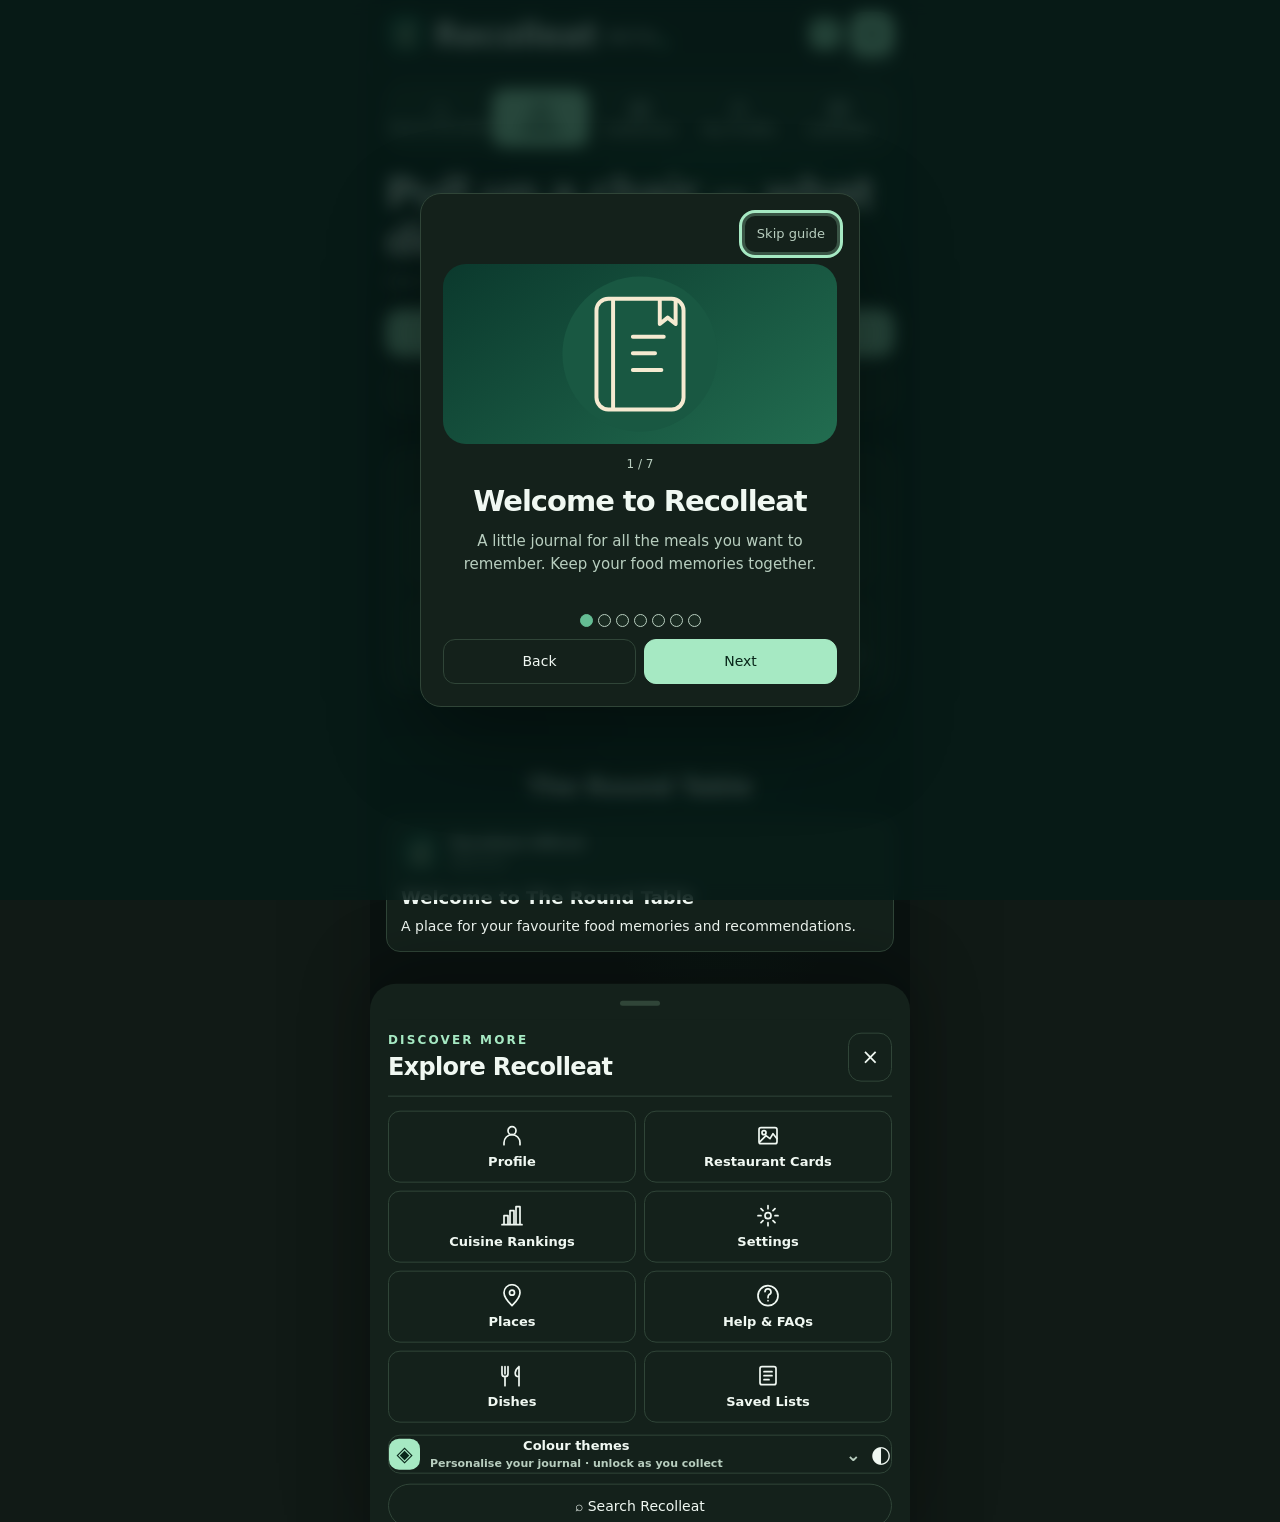
<file: index.html>
<!DOCTYPE html>

<html lang="en">
<head>
<meta charset="utf-8"/>
<meta content="width=device-width,initial-scale=1,viewport-fit=cover" name="viewport"/>
<title>Recolleat · Your Food Journal</title>
<meta content="3.8" name="recolleat-build"/>
<script>try{if(localStorage.getItem("recolleat-opened-v43"))document.documentElement.classList.add("recolleat-returning")}catch(e){}</script>
<script>/* Use extra bottom clearance only when the hosting platform inserts its own banner. */
if (location.hostname === 'tiiny.site' || location.hostname.endsWith('.tiiny.site')) {
  document.documentElement.classList.add('recolleat-on-tiiny');
}
</script>
<script>
/* Optional typography is OFF until the visitor explicitly enables Google Fonts. */
try {
 if (localStorage.getItem('recolleat-google-fonts-opt-in-v2') === 'yes') {
  const link=document.createElement('link');
  link.rel='stylesheet';
  link.href='https://fonts.googleapis.com/css2?family=Fraunces:opsz,wght@9..144,400..900&display=swap';
  document.head.appendChild(link);
 }
} catch (error) { /* Journal remains available with local system fonts. */ }
</script>
<link href="./recolleat-v3-13.css" rel="stylesheet"/>
<link href="./manifest.webmanifest?v=3.13" rel="manifest"/><link href="./apple-touch-icon.png?v=3.13" rel="apple-touch-icon" sizes="180x180"/><meta content="yes" name="apple-mobile-web-app-capable"/><meta content="default" name="apple-mobile-web-app-status-bar-style"/><meta content="Recolleat" name="apple-mobile-web-app-title"/><meta content="#0b5b37" name="theme-color"/>
<link href="./icon-192.png?v=3.13" rel="icon" type="image/png"/></head>
<body>
<div aria-label="Opening Recolleat" aria-live="polite" class="recolleat-splash" id="recolleatSplash" role="status">
<div aria-hidden="true" class="splash-sky"><span class="sky-beam"></span><span class="cloud cloud-left"></span><span class="cloud cloud-right"></span><span class="cloud cloud-back"></span><span class="cloud cloud-foreground"></span><span class="cloud cloud-high"></span></div>
<div aria-hidden="true" class="splash-center"><div class="splash-thought"><span class="thought-dot first"></span><span class="thought-dot second"></span><svg aria-hidden="true" class="thought-utensils" viewbox="0 0 112 112"><path d="M42 25v29m-8-29v29m16-29v29m-16 0c0 8 16 8 16 0m-8 0v31M69 25v62m0-62c12 13 14 31 0 31" fill="none" stroke="currentColor" stroke-linecap="round" stroke-width="7"></path></svg></div></div>
<div aria-hidden="true" class="splash-brand"><span class="splash-brand-mark"><img alt="" class="reco48-brand-img" src="./icon-192.png?v=3.13"/></span><strong>Recolleat</strong></div>
<button class="splash-skip" id="splashSkip" type="button">Skip intro</button>
</div>
<a class="recolleat-skip-link" href="#mainJournalContent">Skip to journal content</a>
<div class="app">
<aside aria-label="Recolleat navigation" class="app-sidebar" id="appSidebar">
<div class="sidebar-top">
<span class="sidebar-brand" title="Recolleat"><img alt="Recolleat" class="reco48-brand-img" src="./icon-192.png?v=3.13"/></span>
<span class="sidebar-brand-name">RECOLLEAT <small class="reco51-beta">Beta</small></span>
<button aria-label="Collapse sidebar" class="sidebar-toggle" id="sidebarToggle" title="Collapse sidebar" type="button">‹</button>
</div>
<div class="sidebar-section-heading">INDEX / EXPLORE</div>
<nav aria-label="Main sections" class="sidebar-nav">
<button class="active" data-view="home" title="Table" type="button"><span aria-hidden="true" class="sidebar-icon">⌂</span><span class="sidebar-text">Table</span></button>
<button data-view="table" title="Collection" type="button"><span aria-hidden="true" class="sidebar-icon"><svg viewbox="0 0 24 24"><rect height="16" rx="2" width="18" x="3" y="4"></rect><path d="M3 10h18M9 10v10M15 10v10"></path></svg></span><span class="sidebar-text">Collection</span></button>
<button data-view="cards" title="Cards" type="button"><span aria-hidden="true" class="sidebar-icon"><svg viewbox="0 0 24 24"><rect height="7" rx="1.5" width="7" x="3" y="3"></rect><rect height="7" rx="1.5" width="7" x="14" y="3"></rect><rect height="7" rx="1.5" width="7" x="3" y="14"></rect><rect height="7" rx="1.5" width="7" x="14" y="14"></rect></svg></span><span class="sidebar-text">Gallery</span></button>
<button data-view="map" title="Map" type="button"><span aria-hidden="true" class="sidebar-icon"><svg viewbox="0 0 24 24"><path d="M9 18l-6 3V6l6-3m0 15 6 3m-6-3V3m6 18 6-3V3l-6 3m0 15V6"></path></svg></span><span class="sidebar-text">Places</span></button>
<button data-view="cuisines" title="Cuisine" type="button"><span aria-hidden="true" class="sidebar-icon"><svg viewbox="0 0 24 24"><path d="m12 3 8 9-8 9-8-9 8-9Z"></path><path d="M12 7v10M7 12h10"></path></svg></span><span class="sidebar-text">Cuisine Rankings</span></button>
<button data-view="settings" title="Settings" type="button"><span aria-hidden="true" class="sidebar-icon"><svg viewbox="0 0 24 24"><path d="M12 3v18M5 7h14M6 7l-4 8h8L6 7Zm12 0-4 8h8l-4-8ZM8 21h8"></path></svg></span><span class="sidebar-text">Settings</span></button>
<button data-view="dishes" title="Dishes" type="button"><span aria-hidden="true" class="sidebar-icon"><svg viewbox="0 0 24 24"><path d="M5 3c14 0 14 18 0 18M19 3C5 3 5 21 19 21M8 6h8M8 18h8M6 12h12"></path></svg></span><span class="sidebar-text">Dishes</span></button>
<button data-view="lists" title="Lists" type="button"><span aria-hidden="true" class="sidebar-icon"><svg viewbox="0 0 24 24"><path d="M8 6h13M8 12h13M8 18h13"></path><path d="M3 6h.01M3 12h.01M3 18h.01"></path></svg></span><span class="sidebar-text">My Lists</span></button>
<button data-view="visits" title="Visit history" type="button"><span aria-hidden="true" class="sidebar-icon"><svg viewbox="0 0 24 24"><circle cx="12" cy="12" r="9"></circle><path d="M12 7v5l4 2"></path></svg></span><span class="sidebar-text">Visit Timeline</span></button>
<button data-view="profile" title="Profile" type="button"><span aria-hidden="true" class="sidebar-icon"><svg viewbox="0 0 24 24"><circle cx="12" cy="8" r="4"></circle><path d="M4.5 21v-2.3c0-3.2 3-8.7 7.5-5.7s7.5 2.5 7.5 5.7V21"></path></svg></span><span class="sidebar-text">My Profile</span></button>
</nav>
<div class="sidebar-bottom"><span class="sidebar-bottom-mark">✦</span><span class="sidebar-text">A living record of good taste.</span></div>
</aside>
<div class="sidebar-scrim" id="sidebarScrim"></div>
<div class="workspace"><div class="v42-storage-warning" hidden="" id="storageCritical" role="alert"><strong>Journal storage unavailable.</strong> Nothing you add can be saved in this browser right now. Check site storage permissions or use the original site address. Do not import a backup here.</div>
<div class="mobile-top-stack">
<header>
<div class="header-brand"><button aria-label="Go to Table" id="mobileSidebarBtn" title="Go to Grand List" type="button">⌂</button><span aria-hidden="true" class="recolleat-mark"><img alt="" class="reco48-brand-img" src="./icon-192.png?v=3.13"/></span><div><div class="workspace-eyebrow">YOUR PERSONAL FOOD ARCHIVE</div><h1>Recolleat <small class="reco51-beta">Beta</small><span class="brand-dot">.</span></h1><p>Every great meal deserves to be remembered.</p></div></div>
<div class="header-actions">
<button aria-label="Open My Profile" class="header-profile-trigger" data-view="profile" title="Open My Profile" type="button"><span class="header-avatar" id="headerProfileAvatar">R</span><span id="headerProfileName">My profile</span></button>
<span class="local-pill">Private &amp; local</span>
<button id="exportBtn" title="Save a copy of your data">↥  Export</button>
<button id="importBtn" title="Restore a saved data file">↧  Import</button>
<input accept=".json,application/json" hidden="" id="importFile" type="file"/>
<div class="menu-wrap appearance-wrap" id="appearanceWrap">
<button aria-controls="appearanceMenu" aria-expanded="false" id="appearanceBtn" type="button"><span aria-hidden="true" class="reco-theme-button-icon">◈</span><span class="reco-theme-button-copy"><strong>Colour themes</strong><small>Personalise your journal · unlock as you collect</small></span><span aria-hidden="true" class="reco-theme-chevron">⌄</span></button>
<div class="popover appearance-menu" id="appearanceMenu">
<div class="appearance-heading"><div><strong>Your colour collection</strong><p>New looks earned through your restaurant journal.</p></div><button aria-label="Switch between light and dark mode" class="mode-toggle" id="modeToggle" type="button">☾ Dark</button></div>
<div aria-label="Colour unlock progress" class="reco-theme-progress">
<div class="reco-theme-progress-line"><span>RESTAURANT MILESTONES</span><strong id="themeUnlockCount">0 / 10</strong></div>
<div aria-label="Progress towards next colour theme" aria-valuemax="10" aria-valuemin="0" aria-valuenow="0" class="reco-theme-progress-track" id="themeUnlockMeter" role="progressbar"><div id="themeUnlockFill"></div></div>
<p id="themeUnlockMessage">Log 10 restaurants to unlock Plum &amp; Champagne.</p>
<div aria-label="Theme milestones" class="reco-theme-milestones"><span>10</span><span>20</span><span>30</span><span>40</span></div>
<small>Recolleat Classic and Black &amp; White are always free to use. Other colours unlock at 10, 20, 30 and 40 saved restaurants. Visits and unfinished drafts do not count. Once earned, colour themes stay unlocked even if you later remove restaurants. Imports count and unfinished drafts do not.</small>
</div>
<div class="reco-theme-selection-title">CHOOSE YOUR PALETTE <span id="themeUnlockedTotal">2 of 6 available</span></div>
<div class="appearance-swatches" id="appearanceSwatches">
<button class="palette-option" data-palette="mint" data-required="0" type="button"><span class="swatch-colours"><i style="background:#063b28"></i><i style="background:#ffffff"></i><i style="background:#a6efb6"></i></span><span>Recolleat Classic</span></button>
<button class="palette-option" data-palette="original" data-required="0" type="button"><span class="swatch-colours"><i style="background:#111113"></i><i style="background:#ffffff"></i><i style="background:#666666"></i></span><span>Black &amp; White</span></button>
<button class="palette-option" data-palette="royal" data-required="10" type="button"><span class="swatch-colours"><i style="background:#140b28"></i><i style="background:#d6b25e"></i><i style="background:#eee4d8"></i></span><span>Plum &amp; Champagne</span></button>
<button class="palette-option" data-palette="citrus" data-required="20" type="button"><span class="swatch-colours"><i style="background:#2636e7"></i><i style="background:#d8fa6a"></i><i style="background:#ff89d6"></i></span><span>Electric Citrus</span></button>
<button class="palette-option" data-palette="crimson" data-required="30" type="button"><span class="swatch-colours"><i style="background:#290d17"></i><i style="background:#be3a50"></i><i style="background:#ffdfcf"></i></span><span>Crimson Red</span></button>
<button class="palette-option" data-palette="golden" data-required="40" type="button"><span class="swatch-colours"><i style="background:#291e10"></i><i style="background:#c89a45"></i><i style="background:#fff3cd"></i></span><span>Golden Hour</span></button>
</div>
</div>
</div>
<button aria-hidden="true" class="quick-top-btn" hidden="" id="quickAddBtn" tabindex="-1" type="button">Quick Add</button><button aria-label="Add a restaurant and log your visit" class="primary" id="addBtn" type="button"><svg aria-hidden="true" class="reco34-add-icon" fill="none" focusable="false" height="24" stroke="currentColor" stroke-linecap="round" stroke-width="2.5" viewbox="0 0 24 24" width="24"><path d="M12 4V20M4 12H20"></path></svg></button>
</div>
</header>
</div>
<nav aria-label="Main navigation" class="mobile-bottom-nav" id="mobileBottomNav"><button aria-label="Open universal journal search" class="r52-search-open" id="r52SearchOpen" type="button"><svg aria-hidden="true" viewBox="0 0 24 24" width="19" height="19" fill="none" stroke="currentColor" stroke-width="1.8"><circle cx="10" cy="10" r="6"/><path d="m15 15 5 5"/></svg><span>Search Recolleat</span></button><button aria-label="Table" class="active" data-mobile-view="home" type="button"><svg aria-hidden="true" class="m-nav-svg" fill="none" stroke="currentColor" stroke-linecap="round" stroke-linejoin="round" stroke-width="1.85" viewbox="0 0 24 24"><path d="m3 10 9-7 9 7v10a1 1 0 0 1-1 1h-5v-7H9v7H4a1 1 0 0 1-1-1z"></path></svg><span class="m-nav-label">Table</span></button><button aria-label="Collection" data-mobile-view="table" type="button"><svg aria-hidden="true" class="m-nav-svg" fill="none" stroke="currentColor" stroke-linecap="round" stroke-linejoin="round" stroke-width="1.85" viewbox="0 0 24 24"><rect height="16" rx="2" width="18" x="3" y="4"></rect><path d="M7 9h10M7 13h10M7 17h6"></path></svg><span class="m-nav-label">Collection</span></button><button aria-label="My Profile" data-mobile-view="profile" type="button"><svg aria-hidden="true" class="m-nav-svg" fill="none" stroke="currentColor" stroke-linecap="round" stroke-linejoin="round" stroke-width="1.85" viewbox="0 0 24 24"><circle cx="12" cy="8" r="4"></circle><path d="M4.5 21v-2.3a7.5 7.5 0 0 1 15 0V21"></path></svg><span class="m-nav-label">My Profile</span></button><button aria-label="Calendar" data-mobile-view="visits" type="button"><svg aria-hidden="true" class="m-nav-svg" fill="none" stroke="currentColor" stroke-linecap="round" stroke-linejoin="round" stroke-width="1.85" viewbox="0 0 24 24"><rect height="16" rx="2" width="18" x="3" y="5"></rect><path d="M7 3v4M17 3v4M3 10h18M8 14h3M8 17h4"></path></svg><span class="m-nav-label">Calendar</span></button><button aria-controls="mobileMoreSheet" aria-expanded="false" aria-label="More" id="mobileMoreBtn" type="button"><svg aria-hidden="true" class="m-nav-svg" fill="none" stroke="currentColor" stroke-linecap="round" stroke-linejoin="round" stroke-width="1.85" viewbox="0 0 24 24"><path d="M3 6h18M3 12h18M3 18h18"></path></svg><span class="m-nav-label">More</span></button></nav>
<section class="mobile-intro" id="mobileIntro"><div><span class="mobile-eyebrow">YOUR PERSONAL FOOD JOURNAL</span><h2 id="mobileSectionTitle">The Collection</h2><p id="mobileSectionSubtitle">Your restaurants, ranked your way.</p></div><div style="display:flex;align-items:flex-end;flex-direction:column;gap:5px"><span class="mobile-collection-badge" id="mobileCurrentCount">0 saved</span></div></section>
<section aria-label="Your journal at a glance" class="reco-pulse" hidden="" id="recoPulse">
<div class="reco-pulse-head">
<div><span class="reco-pulse-kicker">YOUR FOOD JOURNAL</span>
<h3 id="recoPulseHeadline">Your food journal</h3>
<p id="recoPulseIntro">Log a meal, explore your journal or scan a receipt.</p>
</div>
<div class="reco-pulse-actions"><button class="primary" id="recoPulseLog" type="button">+ Add restaurant</button><button class="reco-receipt-trigger" id="recoReceiptOpen" type="button">Scan receipt</button><button id="freshHomeDiscover" type="button">Find restaurants <span aria-hidden="true">↗</span></button></div>
</div>
<section aria-labelledby="recoGlanceTitle" class="reco-hub-glance"><h3 id="recoGlanceTitle">At a glance</h3><div class="profile-stats-grid" id="profileStats"></div></section><section aria-label="The Round Table" class="r53-round"><hr/><h2>The Round Table</h2><div id="r53OfficialTop"></div><article class="r53-welcome"><div class="r53-post-by"><img alt="" src="./icon-192.png"/><div><strong>Recolleat Official</strong><small>Welcome</small></div></div><h3>Welcome to The Round Table</h3><p>A place for your favourite food memories and recommendations.</p></article><section class="reco-home-memories"><div aria-label="Your food memories" class="reco-memory-feed" id="recoMemoryFeed"></div></section></section>
<div aria-live="polite" class="reco-journey" id="recoJourney"></div>
<details class="reco-year-wrap" hidden="" id="recoYearWrap"><summary>Annual Recolleat Wrapped</summary><div class="reco-year-wrap-body"><label hidden="">Year <select aria-label="Yearly Wrapped year" id="recoYearSelect"></select></label><div aria-live="polite" id="recoYearContent"></div></div></details>
<section class="reco50-backup r53-retired" hidden="" id="reco50Backup"><div><b>Journal backup</b><small id="reco50BackupStatus">Checking…</small></div><button id="reco50Export" type="button">Export</button></section><div class="reco-pulse-bottom"><details class="reco-pulse-feature" id="recoPulseFeature"></details><div class="reco-pulse-recent" hidden=""><span>LOG AGAIN · LAST 20 DAYS</span><div id="recoPulseRecent"></div></div></div>
<div aria-label="Next colour unlock goal" class="reco-theme-home" id="recoThemeHome"><div class="reco-theme-home-head"><div><span class="reco-theme-home-kicker">YOUR NEXT COLOUR</span><strong id="recoThemeHomeTitle">Plum &amp; Champagne</strong><small id="recoThemeHomeDescription">Log 10 restaurants to unlock a new look.</small></div><button id="recoThemeHomeOpen" type="button">Explore themes</button></div><div class="reco-theme-home-track"><div id="recoThemeHomeFill"></div></div></div>
<div class="reco-pulse-backup" hidden="" id="recoPulseBackup"><span id="recoPulseBackupText"></span><button id="recoPulseExport" type="button">Export backup</button></div>
</section>
<section class="stats">
<div class="stat"><span>Restaurants</span><strong id="statCount">0</strong></div>
<div class="stat"><span>Average food score</span><strong id="statAvg">—</strong></div>
<div class="stat"><span id="statCuisineLabel">Top cuisine</span><strong id="statCuisine">—</strong><small hidden="" id="statCuisineSub"></small></div>
<div class="stat"><span>Average price per person</span><strong id="statSpend">—</strong></div>
</section>
<section class="controls"><div class="search-wrap"><input aria-label="Search your restaurant collection" autocomplete="off" class="search" enterkeyhint="search" id="search" placeholder="Find restaurants, dishes or visit notes…" type="search"/><button aria-label="Clear search" hidden="" id="v41ClearSearch" type="button">×</button></div><div class="grand-list-tools" id="grandListTools"><span class="list-tools-caption">GRAND LIST CONTROLS</span><button id="reco51ResetTable" title="Reset collection search, filters and sort" type="button">Reset table</button> <div class="menu-wrap">
<button id="filterBtn" title="Filter"><span aria-hidden="true" class="sidebar-icon"><svg viewbox="0 0 24 24"><path d="M4 5h16M7 12h10M10 19h4"></path></svg></span><span class="sidebar-text">Filter <span id="filterCount"></span></span></button>
<div class="popover" id="filterMenu">
<div class="popover-title">Filters</div>
<label>Location<select id="filterLocation"><option value="">All locations</option></select></label>
<label>Cuisine<select id="filterCuisine"><option value="">All cuisines</option></select></label>
<label>Group vibe<select id="filterVibe">
<option value="">Any vibe</option><option>Solo</option><option>Date</option><option>Friends</option><option>Party</option><option>Family</option>
</select></label>
<label>Region<select id="filterRegion">
<option value="">All places</option>
<option value="uk">United Kingdom only</option>
<option value="international">International only</option>
</select></label>
<label>Service<select id="filterService">
<option value="">Any service</option><option>Horror</option><option>Sloppy</option><option>Average</option><option>Respectable</option><option>Lovely</option>
</select></label>
<div class="pair">
<label>Minimum rating<input id="filterMinScore" max="100" min="0" placeholder="0" type="number"/></label>
<label>Minimum value<input id="filterMinValue" max="100" min="0" placeholder="0" step="1" type="number"/></label>
</div>
<label>Maximum £ / person<input id="filterMaxSpend" max="75" min="0" placeholder="75" type="number"/></label>
<div class="popover-actions"><button id="clearFilters">Clear</button><button class="primary" id="applyFilters">Apply</button></div>
</div>
</div>
<div class="menu-wrap">
<button id="sortBtn" title="Sort"><span aria-hidden="true" class="sidebar-icon"><svg viewbox="0 0 24 24"><path d="M7 4v16m0-16-3 3m3-3 3 3M17 20V4m0 16 3-3m-3 3-3-3"></path></svg></span><span class="sidebar-text">Sort</span></button>
<div class="popover" id="sortMenu">
<div class="popover-title">Sort</div>
<label>Property<select id="sortProperty">
<option value="grandRank">Overall rank</option><option value="overallScore">Overall score</option><option value="updatedAt">Last updated</option><option value="lastVisited">Last visited</option><option value="visitCount">Number of visits</option><option value="foodScore">Food rating</option>
<option value="valueScore">Value for money</option><option value="restaurant">Restaurant</option><option value="pp">Price / person</option>
<option value="location">Location</option>
<option value="cuisine">Cuisine</option><option value="service">Service</option>
</select></label>
<label>Direction<select id="sortDirection"><option value="asc">Ascending (low to high / oldest first)</option><option value="desc">Descending (high to low / newest first)</option></select></label>
<button class="primary" id="applySort" style="width:100%;margin-top:10px">Apply sort</button>
</div>
</div>
<div aria-label="Grand List display" class="grand-list-view-switch" role="group">
<button data-view="table" id="listTableTab" title="Show restaurant table" type="button"><span aria-hidden="true" class="sidebar-icon"><svg viewbox="0 0 24 24"><rect height="16" rx="2" width="18" x="3" y="4"></rect><path d="M3 10h18M9 10v10M15 10v10"></path></svg></span>Table</button>
<button aria-hidden="true" data-view="graph" hidden="" id="listGraphTab" tabindex="-1" title="Show Patterns &amp; Trends graph" type="button"><span aria-hidden="true" class="sidebar-icon"><svg viewbox="0 0 24 24"><path d="M4 20V5M4 20h17M7 15l5-6 4 3 5-8"></path></svg></span>Graph</button>
</div>
</div></section><div class="mobile-quick-controls" id="mobileControlMount"></div>
<div class="chips" id="chips"></div><div aria-live="polite" class="reco-search-result-status" hidden="" id="recoSearchResultStatus" role="status"></div>
<main id="mainJournalContent" tabindex="-1"><section aria-label="Restaurant feed" id="mobileHome"><div class="mobile-list-header"><h3>Grand list</h3><span id="mobileResultCount">0 restaurants</span></div>
<section aria-labelledby="v41WelcomeTitle" class="v41-onboarding" hidden="" id="v41Welcome">
<span class="v41-eyebrow">START YOUR COLLECTION</span>
<h3 id="v41WelcomeTitle">Your next great meal belongs here.</h3>
<p>Add a restaurant in seconds, or record a full review with dishes and visits. Your journal is private on this device.</p>
<div class="v41-onboarding-actions"><button class="v41-main-cta" id="v41StartQuick" type="button">Quick Add</button><button id="v41StartFull" type="button">Full review</button></div>
</section>
<div aria-live="polite" class="v41-nextstep" hidden="" id="v41NextStep"><div><span class="v41-eyebrow">PICK UP WHERE YOU LEFT OFF</span><b id="v41NextTitle"></b><p id="v41NextCopy"></p></div><button id="v41NextAction" type="button">Continue</button></div>
<div class="jump-recents"><form aria-label="Jump to rank" class="rank-jump" id="rankJumpForm"><label for="rankJumpNumber">Jump to rank</label><input id="rankJumpNumber" inputmode="numeric" min="1" placeholder="e.g. 65" type="number"/><button type="submit">Go</button></form><div class="recent-places"><span>Recently opened</span><div class="recent-chips" id="recentRestaurantChips"></div></div></div>
<section aria-label="Unfinished restaurant drafts" class="drafts-panel" hidden="" id="draftsPanel"><div class="drafts-head"><strong>Saved drafts</strong><span id="draftsCount"></span></div><div id="draftCards"></div></section><div id="mobileRestaurantFeed" style="display:grid;gap:11px"></div><button class="recolleat-show-more" id="mobileShowMoreRestaurants" type="button">Show 5 more restaurants</button>
<details class="needs-attention" hidden="" id="needsAttention"><summary id="attentionSummary">Collection check</summary><div id="attentionItems"></div></details></section>
<section class="table-shell" id="tableView">
<table>
<thead><tr>
<th data-sort="grandRank">Rank <i></i></th>
<th data-sort="restaurant">Restaurant <i></i></th>
<th data-sort="overallScore">Overall <i></i></th>
<th data-sort="cuisine">Cuisine <i></i></th>
<th data-sort="foodScore">Food <i></i></th>
<th>Picture</th>
<th data-sort="valueScore">Value <i></i></th>
<th>Items</th>
<th data-sort="service">Service <i></i></th>
<th>Vibe</th>
<th data-sort="pp">£ pp <i></i></th>
<th data-sort="location">Location <i></i></th>
<th>Review</th>
<th>Last visited</th>
<th>Visits</th>
<th></th>
</tr></thead>
<tbody id="tbody"></tbody>
</table>
<div class="empty" id="emptyTable"><b>No matching restaurants.</b>Change the filters or add a restaurant.</div>
</section><button class="reco-load-more" hidden="" id="recoTableMore" type="button">Show more restaurants</button>
<section class="cards" id="cardView"></section><button class="reco-load-more" hidden="" id="recoCardMore" type="button">Show more cards</button>
<section class="map-view" id="mapView">
<div class="bubble-shell">
<div id="bubbleOverview">
<section aria-labelledby="freshDiscoverTitle" class="fresh-discover"><div class="fresh-discover-head"><span class="fresh-kicker">FIND YOUR NEXT TABLE</span><h3 id="freshDiscoverTitle">Discover restaurants</h3><p>Search your journal or explore somewhere new.</p></div><label class="fresh-label" for="freshPlaceQuery">Restaurant, cuisine or location</label><div class="fresh-searchbox"><svg aria-hidden="true" fill="none" stroke="currentColor" stroke-width="1.8" viewbox="0 0 24 24"><circle cx="10.5" cy="10.5" r="6.5"></circle><path d="m16 16 5 5"></path></svg><input autocomplete="off" id="freshPlaceQuery" maxlength="160" placeholder="e.g. ramen in London" type="search"/></div><div aria-live="polite" class="fresh-place-status" id="freshPlaceStatus" role="status"></div><div class="fresh-place-results" id="freshPlaceResults"></div><div class="fresh-discover-actions"><a href="https://www.google.com/maps/search/?api=1&amp;query=restaurants" id="freshMapsLink" rel="noopener noreferrer" target="_blank">Search Google Maps ↗</a><button id="freshLogPlace" type="button">Log a restaurant</button></div><small class="fresh-privacy-note">Maps opens externally with your search and normal connection information. Recolleat does not request your location or upload your journal.</small></section>
<div class="bubble-head">
<div>
<h2>Locations</h2>
<p>Your saved places, organised by location.</p>
</div>
</div>
<div class="bubble-stage reco34-location-grid" id="bubbleStage"></div>
<details class="reco-location-media" id="locationMediaManager"><summary>Manage location pictures</summary>
<div class="reco-location-media-heading"><div><h3>Location pictures</h3><p>Choose a cover picture. Saved on this device.</p></div></div>
<div class="reco-location-media-layout">
<div class="reco-location-media-controls">
<label for="locationImageLocation">Choose location</label>
<select aria-label="Location to give a picture" id="locationImageLocation"></select>
<div class="reco-location-media-actions">
<label class="reco-location-gallery">Choose from gallery<input accept="image/*" aria-label="Choose location picture from your device" id="locationImage" type="file"/></label>
<button id="locationSearchImages" type="button">Search Google Images</button>
</div>
<p class="reco-location-media-note">Google Images opens with this location name. Save the picture you choose, then upload it from your gallery.</p>
<details class="reco-location-media-advanced" id="locationPhotoMoreOptions"><summary>More picture options</summary>
<p class="reco-location-media-note">If you copy an image from Google or another site, try pasting it here. Recolleat does not automatically download online images.</p>
<button id="locationClipboardRead" type="button">Paste copied image</button>
<div aria-label="Paste location picture" class="reco-location-paste-zone" id="locationPasteZone" role="group" tabindex="0">On a computer: click here and press Ctrl+V or Cmd+V.</div>
<button class="reco-location-remove" id="clearLocationImage" type="button">Remove location picture</button>
</details>
<p aria-live="polite" class="reco-location-media-status" id="locationMediaStatus" role="status"></p>
</div>
<div aria-label="Selected location picture preview" class="location-image-preview reco-location-image-preview" id="locationImagePreview"></div>
</div>
</details>
</div>
<div class="location-detail" id="locationDetail">
<div class="location-detail-head">
<div>
<h2 id="locationDetailTitle"></h2>
<div class="muted" id="locationDetailSub"></div>
</div>
<button id="backToBubbles">← Back to locations</button>
</div>
<div class="location-detail-grid" id="locationDetailGrid"></div>
</div>
</div>
</section>
<section class="cuisine-view" id="cuisineView">
<div class="cuisine-header">
<div>
<h2 class="cuisine-internal-heading">Cuisine Rankings</h2>
<p>Ranked after three restaurants. Tap a cuisine to open its passport.</p>
</div>
<p class="field-hint">Ranked by average restaurant position.</p>
</div>
<div class="cuisine-podium" id="cuisinePodium"></div>
<h3 class="cuisine-section-title">Qualified cuisines</h3>
<div class="cuisine-grid" id="cuisineGrid"></div>
<details class="reco-31-provisional"><summary>Provisional cuisines <span>1–2 restaurants · not ranked</span></summary><p class="provisional-note">Cuisines with fewer than 3 restaurants are not eligible for the podium.</p><div class="cuisine-grid" id="provisionalCuisineGrid"></div></details>
</section>
<section class="graph-view" id="graphView">
<div class="graph-panel">
<div class="graph-toolbar">
<label class="wide">X-axis<select id="graphX">
<option value="overallScore">Overall score</option>
<option value="foodScore">Food score</option>
<option value="service">Service</option>
<option value="valueScore">Value</option>
<option value="pp">£ pp</option>
<option value="location">Location</option>
<option value="cuisine">Cuisine</option>
</select></label>
<label class="wide">Y-axis<select id="graphY">
<option value="foodScore">Food score</option>
<option value="overallScore">Overall score</option>
<option value="service">Service</option>
<option value="valueScore">Value</option>
<option value="pp">£ pp</option>
<option value="location">Location</option>
<option value="cuisine">Cuisine</option>
</select></label>
<label class="wide">Line of best fit<select id="graphFitMode">
<option value="off">Disabled</option>
<option value="normal">Normal line of best fit</option>
<option value="filtered">Filtered line of best fit</option>
</select></label>
</div>
<div class="graph-filters">
<label>Cuisine<select id="graphFilterCuisine"><option value="">All cuisines</option></select></label>
<label>Location<select id="graphFilterLocation"><option value="">All locations</option></select></label>
<label>Region<select id="graphFilterRegion"><option value="">All regions</option><option value="uk">United Kingdom only</option><option value="international">International only</option></select></label>
<label>Minimum food<input id="graphFilterMinFood" max="100" min="0" placeholder="0" type="number"/></label>
<label>Minimum overall<input id="graphFilterMinOverall" max="100" min="0" placeholder="0" type="number"/></label>
<div class="graph-filter-actions"><button id="clearGraphFilters" type="button">Clear graph filters</button></div>
</div>
<div class="graph-chip-row" id="graphFilterChips"></div>
<div class="graph-zoom-toolbar"><span class="feature-muted">Zoom into your graph or use the mouse wheel to zoom, then drag empty space to pan.</span><div class="graph-zoom-buttons"><button aria-label="Zoom out" id="graphZoomOut" type="button">−</button><span id="graphZoomLabel">100%</span><button aria-label="Zoom in" id="graphZoomIn" type="button">+</button><button id="graphZoomReset" type="button">Reset zoom</button></div></div>
<svg aria-label="Interactive patterns graph" id="graphSvg" viewbox="0 0 1000 560"></svg>
<div class="graph-note" id="graphNote"></div>
</div>
<aside class="graph-side" id="graphDetail"><div class="muted">Click a dot on the scatter plot or a bar in the bar chart to inspect it.</div></aside>
</section>
<section class="lab-view" id="labView">
<div class="feature-heading"><div><span class="feature-kicker">RECOLLEAT / PREFERENCES</span><h2>Settings</h2><p>Choose how your journal works. Advanced options stay tucked away.</p></div><span class="feature-mark">⚙</span></div><details class="reco-settings-group" open=""><summary>Ranking &amp; scoring <small>Across your entire journal</small></summary>
<div class="feature-panel">
<div class="lab-toolbar"><h3>Global scoring weights (%)</h3><button id="labReset" type="button">Reset to 60 / 20 / 20</button></div>
<form class="lab-weights-form" id="labWeightsForm" novalidate="">
<div class="lab-weight-grid">
<label>Food <input id="labFood" inputmode="numeric" max="100" min="0" required="" step="1" type="number" value="60"/></label>
<label>Value <input id="labValue" inputmode="numeric" max="100" min="0" required="" step="1" type="number" value="20"/></label>
<label>Service <input id="labService" inputmode="numeric" max="100" min="0" required="" step="1" type="number" value="20"/></label>
</div>
<div class="lab-submit-bar"><p aria-live="polite" class="feature-muted" id="labTotal" role="status">60 / 20 / 20 default. Changes affect all overall rankings.</p><button class="primary" id="labSubmit" type="submit">Apply weights</button></div>
</form>
</div>
</details><details class="reco-settings-group"><summary>Appearance <small>Colour themes and display</small></summary><p>Use Colour themes in More to choose a palette, light or dark mode, and available unlocks.</p><button id="settingsAppearance" type="button">Open colour themes</button></details><details class="reco-settings-group"><summary>Data &amp; backups <small>Protect your restaurant memories</small></summary><p>Back up before updates. Your journal stays on this device unless you export and share it.</p><button id="settingsExport" type="button">Export backup</button> <button id="settingsImport" type="button">Import backup</button></details><details class="reco-settings-group"><summary>Privacy &amp; legal <small>Data, fonts and notices</small></summary><p>Review photo storage, optional Google Fonts, and your legal rights.</p><button id="settingsPrivacy" type="button">Privacy &amp; Safety</button><button aria-hidden="true" hidden="" id="settingsTerms" tabindex="-1" type="button">Terms of Use</button></details><details class="reco-settings-group"><summary>Help &amp; about <small>Understand Recolleat</small></summary><p>Need help with logging or scoring?</p><button id="settingsHelp" type="button">Help &amp; FAQs</button><p>Local-first food journal</p></details><div class="lab-highlights" hidden="">
<div class="feature-panel"><h3>Top 3 restaurants</h3><div class="lab-podium" id="labTopRestaurants"></div></div>
<div class="feature-panel"><h3>Cuisine podium</h3><div class="lab-podium" id="labCuisinePodium"></div><p class="feature-muted">Only cuisines with 3+ restaurants qualify.</p></div>
</div>
</section>
<section class="dishes-view" id="dishesView">
<div class="feature-heading"><div><span class="feature-kicker">RECOLLEAT / COLLECTIBLE ARCHIVE</span><h2>Your Dishes</h2></div><span class="feature-mark">★</span></div>
<div aria-label="Dishes sections" class="dish-section-tabs" role="tablist">
<button aria-controls="dishPanelHall" aria-selected="true" class="active" data-dish-panel="hall" id="dishTabHall" role="tab" type="button">Hall of Flavour</button>
<button aria-controls="dnaPanelSignature" aria-selected="false" data-dish-panel="signature" id="dishTabSignature" role="tab" type="button">Signature Dishes</button>
<button aria-controls="dishPanelCategories" aria-hidden="true" aria-selected="false" data-dish-panel="categories" hidden="" id="dishTabCategories" role="tab" tabindex="-1" type="button">Category Books</button>
</div>
<section aria-labelledby="dishTabHall" class="dish-tab-panel" id="dishPanelHall" role="tabpanel">
<div class="feature-panel dish-toolbar">
<label>Find a dish<input id="dishSearch" placeholder="Search dish, cuisine or restaurant…"/></label>
<label hidden="">Category<select id="dishCategoryFilter"><option value="">All categories</option></select></label>
<details class="reco-31-dish-filters"><summary>Filter &amp; sort</summary><label>Rarity<select id="dishRarityFilter"><option value="">All ratings</option><option value="food_legend">Food of Legend · 10</option><option value="unforgettable">Unforgettable · 9–&lt;10</option><option value="house_favourite">House Favourite · 8–&lt;9</option><option value="crave_worthy">Crave Worthy · 7–&lt;8</option><option value="everyday">Everyday · 6–&lt;7</option><option value="average">Average · 5–&lt;6</option><option value="one_time">Just the one time · 4–&lt;5</option><option value="terrible">Terrible · 3–&lt;4</option><option value="scam">Scam · 2–&lt;3</option><option value="torture">Potential Torture · &lt;2</option></select></label>
<label>Sort by<select id="dishSort"><option value="high">Highest rated</option><option value="low">Lowest rated</option><option value="name">Dish name</option><option value="restaurant">Restaurant</option></select></label>
<form aria-label="Jump to a dish rank" class="dish-rank-jump" id="dishRankJump">
<label for="dishJumpNumber">Jump to dish rank</label><input aria-label="Dish rank" id="dishJumpNumber" inputmode="numeric" min="1" placeholder="#" step="1" type="number"/><button type="submit">Go</button>
</form></details>
<label hidden="">Add a dish to<select id="dishAddRestaurant"><option value="">Select restaurant</option></select></label>
<button aria-hidden="true" hidden="" id="dishAddBtn" tabindex="-1" type="button">+ Add dish</button>
</div>
<details class="reco-accordion" data-compact="true" id="hallAccordion" open="">
<summary class="reco-accordion-toggle"><span class="reco-acc-mark">✦</span><span class="reco-acc-title"><strong>Hall of Flavour</strong><small>Complete collectible ranking · every dish, every rating tier</small></span><span class="reco-acc-count" id="hallCount">All dishes</span><span class="reco-acc-chevron">⌄</span></summary>
<div class="reco-accordion-body" id="hallOfFlavour"></div>
<button aria-expanded="false" class="recolleat-show-more" id="toggleDishRanking" type="button">Show every dish in the ranking</button>
</details>
<div aria-label="Dish collection statistics" class="dish-stats dish-stats-bottom" id="dishStats"></div>
</section><!-- dishPanelHall -->
<section aria-hidden="true" aria-labelledby="dishTabCategories" class="dish-tab-panel" hidden="" id="dishPanelCategories" role="tabpanel"><details class="reco-accordion dish-category-accordion" id="dishCategoriesAccordion" open="">
<summary class="reco-accordion-toggle"><span class="reco-acc-mark">▣</span><span class="reco-acc-title"><strong>Category stamp books</strong><small>Open a collection and flip through every dish</small></span><span class="reco-acc-count" id="dishCategorySectionCount">Collections</span><span class="reco-acc-chevron">⌄</span></summary>
<div class="reco-accordion-body">
<div class="stamp-explainer"><span class="stamp-explainer-icon">📖</span><div><strong>Choose a collection to open its stamp book</strong><p>Each category is its own flip-through album with dish photographs, ratings and restaurant passports.</p></div></div>
<div class="dish-stamp-categories" id="dishCategoryHighlights"></div>
<div class="feature-panel dish-category-manager">
<div class="dish-category-manager-header"><div><h3>Manage your categories</h3><p class="feature-muted">Add or delete categories here. A dish can belong to several categories. Deleting a category never deletes dishes.</p></div><div class="category-add-inline"><input aria-label="New dish category" id="newDishCategory" placeholder="e.g. Street food"/><button id="addDishCategoryBtn" type="button">+ Add category</button></div></div>
<div class="category-catalog" id="dishCategoryCatalog"></div>
</div>
</div>
</details></section>
</section>
<section class="dna-view" id="dnaView">
<div class="feature-heading"><div><span class="feature-kicker">RECOLLEAT / YOUR PALATE</span><h2>Food DNA</h2></div><span class="feature-mark">DNA</span></div>
<div aria-label="Dishes sections" class="palate-nav legacy-dna-nav" role="tablist">
<button aria-controls="dnaPanelCode" aria-selected="true" class="active" data-dna-tab="code" id="dnaTabCode" role="tab" type="button">Palate Code</button>
<button aria-controls="dnaPanelSignature" aria-selected="false" data-dna-tab="signature" id="dnaTabSignature" role="tab" type="button">Signature Dishes</button>
<button aria-controls="dnaPanelStamps" aria-selected="false" data-dna-tab="stamps" id="dnaTabStamps" role="tab" type="button">Culinary Stamps</button>
</div>
<section aria-labelledby="dnaTabCode" class="palate-tab-panel" data-dna-panel="code" id="dnaPanelCode" role="tabpanel"><div id="palateCodeContent"></div></section>
<section aria-labelledby="dnaTabSignature" class="palate-tab-panel" data-dna-panel="signature" hidden="" id="dnaPanelSignature" role="tabpanel">
<section aria-label="Signature dish exhibition" class="feature-panel signature-museum-panel">
<div class="dna-collection-heading"><div><span class="feature-kicker">YOUR FOOD EXHIBITION</span><h3>Signature Dishes</h3><p class="feature-muted" id="dnaSignatureCount"></p></div><label class="museum-limit-label">Exhibit (1–40) <input aria-label="Number of signature dishes" id="dnaTopCount" inputmode="numeric" max="40" min="1" step="1" type="number" value="8"/></label></div>
<div class="dna-highlights" id="dnaHighlights"></div>
</section>
</section>
<section aria-labelledby="dnaTabStamps" class="palate-tab-panel" data-dna-panel="stamps" hidden="" id="dnaPanelStamps" role="tabpanel">
<section class="feature-panel"><div class="passport-summary"><div><span class="feature-kicker">RECOLLEAT / ACHIEVEMENTS</span><h3>Culinary Stamps</h3></div><div class="feature-mark">✦</div></div><div id="reco51StampProgress"></div><div class="passport-achievement-grid" id="culinaryPassport"></div></section>
</section>
</section>
<section class="list-view" id="listView"><div class="r52-list-tabs"><button aria-pressed="true" id="r52Personal" type="button">Personal lists</button></div><section hidden="" id="r52OtherLists"></section>
<aside class="list-sidebar">
<div class="list-sidebar-head"><h3>My Lists</h3><button aria-label="Create list" id="newListBtn" type="button">+ New list</button></div>
<div id="savedLists"></div>
</aside>
<section class="list-main" id="listMain"></section>
</section>
<section class="visit-view" data-visit-mode="calendar" id="visitView">
<div aria-label="Visit history sections" class="visit-mode-tabs" role="tablist"><button aria-selected="true" class="active" id="visitCalendarTab" role="tab" tabindex="0" type="button">▦ Calendar</button><button aria-selected="false" id="visitWrappedTab" role="tab" tabindex="-1" type="button">✧ Monthly Wrapped</button></div>
<div class="visit-layout">
<section class="visit-panel">
<div class="visit-toolbar">
<div>
<h2>Visit history</h2>
</div>
<button class="primary" id="logVisitBtn">+ Log visit</button>
</div>
<div class="month-nav">
<button id="prevMonthBtn">←</button>
<strong id="calendarMonthLabel"></strong>
<button id="nextMonthBtn">→</button>
<button id="todayMonthBtn">Today</button><input aria-label="Jump to calendar month" id="calendarMonthJump" title="Jump to month" type="month"/>
</div>
<div class="calendar-grid" id="calendarGrid"></div>
<section class="visit-panel calendar-selected-panel" id="calendarSelectedPanel" style="margin-top:12px">
<div class="calendar-visit-heading"><h3 id="calendarSelectionLabel">Visits on selected date</h3><button aria-pressed="false" id="calendarShowMonth" type="button">All month</button></div>
<div class="visit-log" id="visitLog"></div>
</section>
</section>
<aside class="visit-panel">
<div class="month-summary">
<div><span>Visits</span><b id="monthVisitCount">0</b></div>
<div><span>Restaurants</span><b id="monthRestaurantCount">0</b></div>
<div><span>Food value</span><b id="monthFoodValue">—</b><small id="monthFoodValueCoverage">No values logged</small></div>
<div><span>You paid</span><b id="monthSpendTotal">—</b><small id="monthPersonalCoverage">No amounts logged</small></div>
<div><span>Treated meals</span><b id="monthTreatedCount">0</b><small>Paid for by someone else</small></div>
</div>
</aside>
</div>
<section aria-label="Monthly Wrapped story" class="visit-panel wrapped-only-panel" id="wrappedStoryPanel"><div class="monthly-wrapped" id="wrappedReport"></div><div class="reco-wrapped-restaurants"><h3>Restaurants visited this month</h3><div class="month-restaurants" id="monthRestaurants"></div></div></section>
<details class="undated-visit-details"><summary>Visits without dates <span id="undatedVisitSummaryCount"></span></summary>
<section aria-label="Visits with no known date" class="visit-panel" style="margin-top:12px">
<div class="undated-log-head"><h3>Visits with unknown dates</h3><span class="undated-pill" id="undatedVisitCount">0</span></div>
<p class="visit-history-note">These visits count towards your restaurant total without appearing on the calendar or influencing monthly reports.</p>
<div class="visit-log" id="undatedVisitLog"></div>
</section></details>
</section>
<section aria-label="My profile" class="profile-page" id="profileView" style="display:none">
<div class="profile-intro"><div><h2>My Profile</h2><p>Your own corner of Recolleat. A personal food journal you can build at your own pace.</p></div><span class="profile-private-label">PRIVATE ON THIS DEVICE</span></div>
<div class="profile-layout">
<div class="profile-identity-card">
<div class="profile-identity-art"><div aria-label="Your profile photo" class="profile-identity-avatar" id="profileBigAvatar" role="img">R</div><div class="profile-art-tag"></div></div>
<div class="profile-identity-content"><div class="profile-membership">YOUR JOURNAL</div><h3 id="profileDisplayName">Your name</h3><div class="reco49-profile-metrics"><div><b id="reco49Palate">???</b><small>Palate Code</small></div></div><div class="profile-location-tag" id="reco49Visibility">Local profile · Private on this device</div><button class="r53-retired" hidden="" id="reco49FriendsLink" type="button">Open Friends</button></div>
</div>
</div><div aria-label="Profile sections" class="reco49-profile-tabs" role="tablist"><button aria-controls="reco49AccountSection" aria-selected="true" data-reco49-profile="account" id="reco49TabAccount" role="tab" type="button">Edit profile</button><button aria-controls="profilePersonaHome" aria-selected="false" data-reco49-profile="palate" id="reco49TabPalate" role="tab" type="button">Palate Code</button><button aria-controls="profileStampsHome" aria-selected="false" data-reco49-profile="stamps" id="reco49TabStamps" role="tab" type="button">Stamps</button></div><div aria-labelledby="reco49TabAccount" id="reco49AccountSection" role="tabpanel"><button class="reco49-guide-link" id="reco49Replay" type="button">Explore the app guide</button><div class="profile-edit-card">
<div class="profile-section-heading"><div><div class="profile-kicker">PERSONAL DETAILS</div><h3>Edit profile</h3></div><span class="profile-number">01—02</span></div>
<form autocomplete="off" id="profileForm"><label class="profile-field-label" for="profileUsername">Username</label><input id="profileUsername" maxlength="30" placeholder="e.g. The Hungry Archivist" required="" type="text"/><div class="profile-hint">Up to 30 characters. This is your display name, not an online account.</div>
<label class="profile-field-label" for="profilePhotoInput">Profile picture</label><div class="profile-photo-actions"><div class="profile-edit-avatar" id="profileEditAvatar">R</div><div class="profile-photo-buttons"><label class="profile-upload-label" for="profilePhotoInput">Upload picture</label><button id="profileRemovePhoto" type="button">Remove picture</button><button id="r53UseCharacter" type="button">Use my Kingdom character</button></div></div><input accept="image/png,image/jpeg,image/webp,image/gif" hidden="" id="profilePhotoInput" type="file"/><p class="profile-hint">Uploaded pictures are resized and stored only in this browser on this device. Export a backup to keep a copy.</p>
<label class="profile-field-label" for="reco50Banner">Profile banner</label><select id="reco50Banner"></select><div class="reco50-banner-previews" id="reco50BannerPreviews"></div><div class="profile-save-row"><button class="primary" type="submit">Save profile</button><span aria-live="polite" id="profileSaveStatus" role="status"></span></div></form>
</div>
</div>
<section aria-label="Your Palate Code" aria-labelledby="reco49TabPalate" class="profile-feature-panel" hidden="" id="profilePersonaHome" role="tabpanel"><div class="profile-feature-title"><span>THE FOOD THAT MAKES YOU</span><h3>Your Palate Identity</h3></div></section>
<section aria-label="Achievements" aria-labelledby="reco49TabStamps" class="profile-stamps-feature" hidden="" id="profileStampsHome" role="tabpanel"></section>
<div class="profile-roadmap"><span class="profile-roadmap-label">WHAT COMES NEXT</span><div><h3>Built for a future community.</h3><p>User accounts, sharing and matching restaurants across collections are planned, not active. Everything here currently stays on this device.</p></div><span class="profile-roadmap-mark">↗</span></div>
</section>
<section aria-label="Help and frequently asked questions" class="help-page" id="helpView" style="display:none">
<div class="help-hero"><span class="privacy-eyebrow">YOUR RECOLLEAT GUIDE</span><h2>Help &amp; FAQs</h2><p>A quick guide to every main feature. Recolleat is a private food journal first: no account is required.</p><a class="help-feedback" href="https://docs.google.com/forms/d/e/1FAIpQLSc80f1pmRXgORQmy2X1wp_xggGetlXv198ZbsZZzsvX1XhyzA/viewform?usp=publish-editor" rel="noopener noreferrer" target="_blank">Send feedback ↗</a></div>
<div class="help-guides">
<article><span>01</span><h3>Home</h3><p>Log another meal, track collection milestones, and revisit food memories.</p></article>
<article><span>02</span><h3>Collection</h3><p>Browse, search and rank your saved restaurants. Open passports to review the details.</p></article>
<article><span>03</span><h3>Dishes</h3><p>Find Hall of Flavour and Signature Dishes in More. Log new dishes while adding a meal.</p></article>
<article><span>04</span><h3>Calendar</h3><p>Log dated meals and view monthly restaurant summaries in Monthly Wrapped.</p></article>
<article><span>05</span><h3>More</h3><p>Manage colour themes, backups, profile and advanced collection tools.</p></article>
</div>
<h3 class="help-faq-title">Frequently asked questions</h3>
<div class="help-faq">
<details><summary>Does Recolleat need an account or internet connection?</summary><p>No account is needed. Saved entries work locally on this device. Initial installation and updates require internet access; your saved journal works offline.</p></details>
<details><summary>How is a restaurant's overall score calculated?</summary><p>By default, food contributes 60%, value 20% and service 20%. You can change global scoring weights under More → Settings. Scores and rankings update without changing the underlying restaurant ratings.</p></details>
<details><summary>Where is my Palate Code, and why are some letters unknown?</summary><p>Your three letters reflect cuisine diversity, recurring dish names and rating behaviour. The Bread Squire represents an incomplete classification; recorded traits remain visible. The code is a journal summary, not a scientific personality assessment.</p></details>
<details><summary>What does Palate Code measure?</summary><p>Palate Code summarises cuisine diversity, recurring dish preferences and restaurant-balanced rating behaviour. It is a personal journal feature, not a scientific personality assessment.</p></details>
<details><summary>How do I add a location picture?</summary><p>Open Places and tap Add photo or Edit photo on a location card. Select Choose from gallery, or use the other picture options. Search Google Images opens a separate Google search using the location name; choose a picture you have the right to use, save it to your phone or computer, then upload it. More picture options supports pasting a copied image on compatible browsers. All selected location pictures are stored locally and shared by restaurant cards with the same location label. Online searches send the search query to Google.</p></details>
<details><summary>How do I scan a receipt?</summary><p>Open Scan receipt from Home or Quick Log. Photograph a receipt. On supported browsers the app reads its text on-device. Where this is unavailable, copy the receipt text using your phone's text-recognition feature and paste it into the editor. Select the items you ate, correct prices, and transfer them into a Quick Log. Recolleat does not automatically upload or share receipts. Other applications used to copy text may have their own privacy terms.</p></details>
<details><summary>How do I view the two sides of a restaurant passport?</summary><p>Open any restaurant card, then switch between Ratings and Journal. On a phone you can also swipe horizontally over the passport page. The Journal side contains visit history, notes, dishes, photographs and location.</p></details>
<details><summary>How do I record a visit without knowing the date?</summary><p>Open the restaurant editor and add a visit with the date left blank. It counts as logged, but is excluded from month-specific charts.</p></details>
<details><summary>Why do I see “10+” visits?</summary><p>Restaurant visit badges show 10+ after ten visits. Recolleat retains the exact number internally. Your profile only counts actual logged visit records.</p></details>
<details><summary>How do Quick Add and drafts work?</summary><p>Tap Add to record a restaurant and its visit together. A food score is required to save a completed meal. Add multiple dishes and photographs immediately, or open More details for your meal value, cuisine and notes. Existing unfinished drafts remain available for editing and backup.</p></details>
<details><summary>How do I tell different branches apart?</summary><p>Enter the precise branch name and neighbourhood. Each restaurant record remains independently editable.</p></details>
<details><summary>How do I move my journal to another phone?</summary><p>Export a JSON backup from the Hub, install Recolleat at the same website address on the new device, then import the backup. Changes do not synchronise automatically.</p></details>
<details><summary>How do I install Recolleat on my phone?</summary><p>On iPhone, open the website in Safari and use Share → Add to Home Screen. On other phones, open the site in Chrome and choose Add to Home screen or Install app. Open once while connected to the internet to initialise offline caching.</p></details>
<details><summary>Where are my photos and restaurant details stored?</summary><p>In browser storage on this device, not in a Recolleat cloud account. Clearing site data or removing the app can delete them, so export backups regularly.</p></details>
<details><summary>How do I unlock more colour themes?</summary><p>Open More → Colour themes. Recolleat Classic and Black &amp; White are available immediately. Plum &amp; Champagne unlocks at 10 saved restaurants, Electric Citrus at 20, Crimson Red at 30 and Golden Hour at 40. These are different saved restaurants, not visits, dishes or unfinished drafts. Your existing or imported saved restaurants count. Earned theme rewards are permanent, even after deleting an entry. All milestones stay on this device with your collection; no account is needed.</p></details>
<details><summary>Can I change the colours and switch dark mode?</summary><p>Open More → Colour themes to view the unlock progress and choose an available palette. Light and dark mode are available for every unlocked theme, including both starting themes.</p></details>
<details><summary>How do I send feedback or report a bug?</summary><p>Use the Send feedback link at the top of this page. Describe the screen and steps to reproduce; screenshots help.</p></details>
</div>
</section>
<section aria-label="Privacy and Safety" class="privacy-page" id="privacyView" style="display:none"><p class="feature-muted reco51-beta-notice">Daily flashbacks and stamp progression run locally. In the connected edition, seen feed identifiers are retained locally for ranking, not used for advertising. The service is intended for controlled internal beta testing only.</p>
<div class="privacy-hero"><span class="privacy-eyebrow">RECOLLEAT / PRIVACY BY DESIGN</span><h2>Privacy &amp; Safety</h2><p>What stays on your device, when a connection is made, and how to protect your collection.</p><p class="legal-updated">Last updated: 27 November 2026</p></div>
<div class="privacy-grid">
<article class="privacy-panel"><h3>Your journal is local by default</h3><p>Restaurant records, reviews, scores, dishes, dates, places, photographs, spending, lists and recovery snapshots are stored in this browser's IndexedDB database. Profile details, drafts, preferences and backup reminders are also stored in browser local storage. This edition has no Recolleat login, cloud account, automatic synchronisation, public feed or advertising system.</p><p>Recolleat's application code does not intentionally transmit your journal, receipt image, uploaded photos or personal spending to our servers. Internet access to load the application still exposes technical connection data to the hosting infrastructure.</p></article>
<article class="privacy-panel"><h3>Operator and contact details — publication incomplete</h3><p><strong>Service name:</strong> Recolleat. <strong>Contact email:</strong> <a href="mailto:recolleat.paramount107@passmail.net">recolleat.paramount107@passmail.net</a>. <strong>Legal operator's full name and any legally required establishment address:</strong> not yet supplied. These details still require verification and publication where applicable. The <a href="https://docs.google.com/forms/d/e/1FAIpQLSc80f1pmRXgORQmy2X1wp_xggGetlXv198ZbsZZzsvX1XhyzA/viewform?usp=publish-editor" rel="noopener noreferrer" target="_blank">optional feedback form</a> is hosted by Google and is not a substitute for a legal contact address.</p><p>If the operator is a data controller for hosting records or other processing, the controller identity and a working privacy contact must be stated here before publication. No operator identity has been invented.</p></article>
</div>
<details class="reco-legal-details" open=""><summary>What information is processed and why</summary><div><p><strong>Journal content:</strong> restaurant names, approximate locations you type, photos, ratings, dishes, notes, dates, price and payment fields, plus profile details. The purpose is to save and display your private journal and calculate your rankings, Palate Code, milestones, trends and recaps. You choose what to enter; there is no requirement to enter a real name or payment information.</p><p><strong>Camera and receipts:</strong> camera/gallery access starts only when you choose a photograph. The receipt preview uses a temporary browser image URL. If your browser exposes the TextDetector feature, optical character recognition is attempted on-device; otherwise you can paste text copied through another app, which has its own privacy terms. Recognised lines may contain card fragments or other personal information: review them before saving. Selected dishes and prices can be saved into the local journal; Recolleat does not automatically save the original receipt image as part of this workflow.</p><p><strong>Location pictures:</strong> You can choose a gallery image or paste a copied image for a location bubble. The selected image is compressed and stored in this browser in the local locations database, and is shared visually between restaurants using that location label. Recolleat does not automatically upload the picture. If you select Search Google Images, your browser opens Google and sends the location name in the search query; Google can process your connection information and is governed by its own privacy terms. Recolleat does not automatically retrieve or embed Google search results. Be mindful of image rights before reusing third-party pictures.</p><p><strong>Automated insights:</strong> journal statistics and preferences are derived locally from entries and do not make decisions with legal or similarly significant effects. They are not medical, nutritional or financial assessments.</p></div></details>
<details class="reco-legal-details"><summary>Who may receive connection information</summary><div><p><strong>Optional restaurant discovery:</strong> searching your saved journal is local. If you choose Search Google Maps, Google receives the search text and normal connection information. Recolleat does not request your precise location or send the journal to Google. Google’s own settings and privacy notice govern the external Maps service.</p><p><strong>Website hosting:</strong> this edition is deployed on a Cloudflare Workers-hosted address. Cloudflare and network intermediaries can receive technical connection information, such as Internet Protocol addresses, request metadata and security logs, when the site is accessed. Whether the account enables additional analytics, the exact retention period, subprocessors and international transfer safeguards must be confirmed by the site operator.</p><p><strong>Optional Google Fonts:</strong> no Google Fonts request is made by default in this release. If you explicitly enable it below, your browser requests font resources from Google; Google can receive connection information such as your Internet Protocol address. You may disable subsequent font requests in the app’s Privacy &amp; Safety settings at any time. Disabling this setting does not retract any network request already completed.</p><p><strong>Feedback:</strong> selecting the external Google Forms feedback link takes you to a third-party site. Information you submit there is handled under Google's policies and the form owner's arrangements. No restaurant or journal data is sent there automatically.</p><p>Recolleat has no built-in external restaurant-search service, third-party advertising identifiers, social feed or marketing email collection in this release. This is based on the distributed application code; hosting/account configurations must be checked separately.</p></div></details>
<details class="reco-legal-details"><summary>Cookies, browser storage and choices</summary><div><p>Recolleat uses IndexedDB, local storage, a service worker and Cache Storage to run your requested offline journal, retain edits, remember appearance settings and keep the application available offline. Local storage also records your optional font preference. The app does not create advertising or analytics cookies. We have not verified whether the hosting platform adds its own cookies or other tracking technologies.</p><p>Under United Kingdom rules, browser storage is also a storage-and-access technology; it does not have to be called a cookie to be regulated. Functionally necessary storage and qualifying appearance preferences may rely on relevant exceptions; other non-exempt technologies require appropriate choice or consent.</p><div class="privacy-actions"><button aria-pressed="false" id="privacyFontToggle" type="button">Enable optional Google Fonts</button></div><p aria-live="polite" class="privacy-status" id="privacyFontStatus" role="status">Optional online font requests are disabled by default.</p></div></details>
<details class="reco-legal-details"><summary>Lawful basis and international data transfers</summary><div><p>For processing for which the operator is a controller and United Kingdom data protection law applies, the proposed assessment is: providing user-requested journal functionality may rely on performance of a contract (Article 6(1)(b)); necessary site operation and protection against abuse may rely on legitimate interests (Article 6(1)(f), subject to a balancing assessment); optional Google Fonts requests are made only following your affirmative choice (consent, Article 6(1)(a), where applicable). These bases require a final assessment by the identified operator and are not a verified representation of Cloudflare's own processing.</p><p>Technical data may be transferred outside the United Kingdom depending on hosting and optional third-party services. The specific destinations, adequacy arrangements and appropriate safeguards have not been confirmed. These must be documented by the operator before a compliant public launch. No automated profiling is used to make legally significant decisions.</p></div></details>
<details class="reco-legal-details"><summary>Retention, backups and security limitations</summary><div><p>Journal data remains in this browser until you edit or delete it, clear site storage or lose access to that browser profile. A local recovery point resides on the same device and is <strong>not</strong> an off-device backup. The JSON export can contain your full journal, photographs, profile and spending information. <strong>Exported JSON is not encrypted by Recolleat</strong>; protect it, especially on shared devices, email and cloud drives.</p><p>Clearing app storage or uninstalling an installed web app can remove entries permanently. Export regularly and verify the downloaded file separately. Backups stored outside the app and any hosting logs are not deleted by Recolleat's local erase function. Hosting log retention remains unverified pending an operator-level review.</p><p>Camera/photo permissions are governed by your browser and device. Local storage is not guaranteed to be private from someone who can access your unlocked device or browser profile. Avoid recording payment card details and personal data about other people unless appropriate.</p></div></details>
<details class="reco-legal-details"><summary>Your privacy rights and children</summary><div><p>You can access, correct, export and erase journal entries using the app. Where data protection law applies to processing by an identified controller, other rights may include access, correction, restriction, erasure, portability, objection and withdrawal of consent, depending on the lawful basis and circumstances. <strong>Your right to object to processing based on legitimate interests</strong> can be exercised by contacting the controller using the published contact email. You can turn off optional Google Fonts in the app's Privacy &amp; Safety settings. The operator must also provide a working data-protection complaints channel, acknowledge complaints within 30 days, investigate and explain the outcome, as required by the law effective June 2026. Send privacy requests or complaints to <a href="mailto:recolleat.paramount107@passmail.net">recolleat.paramount107@passmail.net</a>. The operator must maintain an effective response procedure and complete any remaining legally required identity disclosures.</p><p>You may complain to the United Kingdom <a href="https://ico.org.uk/make-a-complaint/" rel="noopener noreferrer" target="_blank">Information Commissioner's Office</a>. Recolleat is not specifically designed for children. Access is not age-verified. If children are likely to use this service, the operator must assess and satisfy the applicable Children's code obligations before launch.</p></div></details>
<div class="privacy-controls">
<h3>Your local data controls</h3><p>Export before deleting. Erasure affects Recolleat's journal and profile in this browser, not previously downloaded files, browser-managed offline application files or hosting logs.</p>
<div class="privacy-actions"><button class="primary" id="privacyExport" type="button">Export my journal</button><button class="danger-outline" id="privacyErase" type="button">Erase this device's Recolleat journal</button></div>
<p aria-live="polite" class="privacy-status" id="privacyStatus" role="status"></p>
</div>
<details class="reco-legal-details"><summary>Logging, scoring, presentation and archived categories</summary><div><p>Recolleat records a restaurant and visit together when you use Add. A food rating is required for completed Quick Log entries. Optional dish names, dish scores, photographs and a meal value (the value of food and drink attributable to you, not the whole table) are stored locally. The “Someone paid for my meal” choice records that you personally paid £0; otherwise personal payment is entered separately and may be unknown. This is an estimate, not a bank-verified transaction. Older visit entries with distinct personal-payment amounts are retained unless their meal value or payment status is changed.</p><p>Scoring weights and the cuisine ranking method (average or median grand-list position) are saved in local preferences and included in new exported backups. Both options calculate on the device and are applied to displayed restaurant or cuisine rankings, respectively. Changing them recalculates displayed rankings but does not rewrite original food, value or service ratings. Older dish category information remains in existing records and backups for compatibility even though category books and category-entry controls are hidden. Graph data is not separately uploaded.</p><p>Photographs selected while adding a visit or dish are processed on-device into journal media and may be included in exported backups. My Profile displays any locally saved profile picture; it does not upload that picture. The updated workflows do not introduce accounts, cloud synchronisation or automatic external image uploads.</p></div></details>
<details class="reco-legal-details"><summary>Private journal, backups and profile customisation</summary><div><p>For privacy, the journal, visit history, photographs, wishlist, restaurant groups, list membership and ranking preferences are stored in your browser rather than synchronised to a Recolleat account. The local display name, picture and unlocked banner selection also stay on this device. The banner illustrations are bundled with the application; they do not request external images. Unvisited wishlist items are not included in visited-restaurant rankings. A restaurant's optional visit-average food score uses only recorded rated visits, not an assumed rating for each visit; group ratings average the saved branch scores. The annual recap is calculated locally.</p><p>You are responsible for exporting and keeping independent backups. A backup indicator records when an export was prepared and detects some subsequent changes; it cannot verify that the download was saved, intact or safely retained. An undo action for the most recent restaurant deletion is available during the current page session; it is not a permanent backup. Recovery snapshots are also local. Exports include private data, including local profile and wishlist, and are not encrypted by Recolleat. Keep them somewhere secure. A device loss, cleared site data, browser storage eviction or change of website origin can make local data inaccessible. Recolleat aims to support reliable export, import and recovery but cannot guarantee browser storage availability or restore a journal that it does not possess.</p></div></details>
<div class="privacy-notes"><h3>Legal information</h3><p>Read the <button class="legal-text-link" id="privacyTermsLink" type="button">Terms of Use</button>, or open the <a href="./privacy.html">standalone Privacy &amp; Safety notice</a>. This is an accurate description of the reviewed local-first client application, not a certification of the host's configuration or worldwide regulatory compliance.</p><p class="privacy-about">Recolleat · Draft legal notices pending operator verification · 27 November 2026</p></div>
<p><strong>The Kingdom:</strong> The three-trait code and built-in character portraits remain local. Uploaded personal profile photos stay in this browser; there is no online profile service in this edition. The character is not a scientific assessment. No character information is sent to a server by this feature.</p></section>
<section aria-label="Terms of Use" class="privacy-page" id="termsView" style="display:none"><p class="feature-muted reco51-beta-notice">Recolleat Beta is under development. Features can change or be interrupted. Maintain independent backups. Beta status does not remove statutory rights or applicable privacy and safety obligations.</p>
<div class="privacy-hero"><span class="privacy-eyebrow">RECOLLEAT / TERMS</span><h2>Terms of Use</h2><p>Conditions for using the current free, local-first Recolleat journal.</p><p class="legal-updated">Last updated: 27 November 2026 · Build 3.13</p></div>
<div class="privacy-panel"><h3>Publisher details — verification required</h3><p>Recolleat is the name of this service. <strong>Contact email:</strong> <a href="mailto:recolleat.paramount107@passmail.net">recolleat.paramount107@passmail.net</a>. The legal operator's name and any legally required establishment address have <strong>not</strong> yet been provided and must be completed where applicable before public launch. The external feedback form is not a legal contact channel. Nothing in these terms removes your mandatory consumer or data protection rights.</p></div>
<details class="reco-legal-details" open=""><summary>1. Service and availability</summary><div><p>Recolleat is currently a free personal food journal for recording restaurants, dishes, photographs, visits, ratings and spending. It is supplied without a subscription or purchases in this build. It works locally in a compatible browser, with offline functionality subject to installation, storage availability and the browser's settings. There is no Recolleat account, automatic cloud backup or cross-device synchronisation.</p><p>Features, design and compatibility may change. Material changes should be disclosed clearly and not be used to override rights already established by applicable law. We cannot promise uninterrupted access or that browser-managed storage will never be lost.</p></div></details>
<details class="reco-legal-details"><summary>2. Your content and permission to use the app</summary><div><p>You retain any rights you have in photographs, notes and other content you add. Recolleat does not claim ownership of your journal entries. You are responsible for content you choose to record and for having permission to use any third-party images or personal information you add.</p><p>You may use this release for your own lawful personal journaling. Do not interfere with its operation, attempt unauthorised access to hosting systems or redistribute the application code in breach of applicable intellectual property rights. Names of restaurants and third-party brands remain the property of their respective owners where applicable.</p></div></details>
<details class="reco-legal-details"><summary>3. Backups, imports and deletion</summary><div><p>Journal content resides in device/browser storage. It may be removed by storage clearing, device loss, browser malfunction or website-origin changes. You should maintain separate verified exports. Exports may contain personal and financial information and are not encrypted by the app. Restoring a backup with the Replace option can overwrite existing records; review the warnings before proceeding.</p><p>The in-app erase control removes Recolleat's designated local records; it does not erase downloaded exports, device/cloud backups kept elsewhere, or hosting-provider logs. Do not uninstall or clear website data as an update procedure.</p></div></details>
<details class="reco-legal-details"><summary>4. Ratings, receipt recognition and costs</summary><div><p>Ratings, Palate Code, trends and recaps are personal journal features, not objective restaurant assessments. Receipt text detection, price parsing, bill values and payment calculations may be incomplete or incorrect. Review original receipts and amounts before relying on them, especially where service charges, taxes or shared payments are involved. Recolleat is not a payment processor and does not provide professional financial, nutritional or medical advice.</p></div></details>
<details class="reco-legal-details"><summary>5. Third-party services and privacy</summary><div><p>The application is hosted online, and visiting it involves technical exchanges with the hosting service. Optional Google Fonts connections occur only when enabled. External feedback forms and any links you elect to open are controlled by third parties. Their terms and privacy notices may apply. Read <button class="legal-text-link" id="termsPrivacyLink" type="button">Privacy &amp; Safety</button> for details about local storage and your choices.</p></div></details>
<details class="reco-legal-details"><summary>6. Legal rights and liability</summary><div><p>Nothing in these terms excludes or limits liability where doing so would be unlawful, including liability for death or personal injury caused by negligence, fraud or fraudulent misrepresentation, or rights and remedies that cannot legally be excluded. If consumer-protection law applies, your statutory rights remain unaffected.</p><p>The app is a free personal journaling tool; you should independently check any important data and preserve backups. Any limitations of responsibility must be interpreted subject to applicable law and a fair balance of consumer rights, not as a blanket waiver of claims.</p></div></details>
<details class="reco-legal-details"><summary>7. Changes, disputes and applicable law</summary><div><p>The release and notice date are shown above. Changes to the service and these terms will be published with updated dates; materially adverse changes should receive clear notice and must respect mandatory consumer protections. For a United Kingdom-based operator, English law may be intended to govern, but mandatory rights in the country where a consumer lives are not displaced where applicable. The operator's status and address must be verified before any contractual jurisdiction wording is finalised.</p><p>For general enquiries or complaints, contact <a href="mailto:recolleat.paramount107@passmail.net">recolleat.paramount107@passmail.net</a>. The operator must maintain an effective complaints process and complete any remaining legally required identity disclosures. The <a href="https://ico.org.uk/make-a-complaint/" rel="noopener noreferrer" target="_blank">Information Commissioner's Office</a> handles eligible data protection complaints; it is not a general consumer-contract dispute service.</p></div></details>
<details class="reco-legal-details"><summary>Meal values and configurable scoring</summary><div><p>The simplified Meal value field is the value of food and drink attributable to the user, not the whole table’s bill. If the user marks that someone paid for the meal, Recolleat records no personal spending for that meal. Values and derived financial summaries are self-reported and should not be treated as accounting or payment records.</p><p>Location photos can be selected locally or copied from outside sources. The Google Images shortcut opens an external search; you remain responsible for selecting images you have permission to use, particularly if you share or publicly publish them. Recolleat does not provide an image licence or automatically download Google Images results.</p><p>Ranking weights can be changed globally in Settings; this changes rankings and comparisons without changing the stored original ratings. Previous dish-category information is retained for compatibility even when category books are not visible.</p></div></details><div class="privacy-notes"><p><button class="legal-text-link" id="termsPrivacyBottom" type="button">Return to Privacy &amp; Safety</button> · <a href="./terms.html">Open standalone Terms of Use</a></p><p class="privacy-about">Recolleat · Draft legal notices pending operator verification · 27 November 2026</p></div>
<details class="reco-legal-details"><summary>Private journal, scoring and seasonal features</summary><div><p>The personal journal is local-first; you are responsible for preserving independent copies of your data and checking exports before changing devices or website addresses. An export indicator and short-lived undo do not substitute for a backup. We will not claim that this eliminates obligations we have under applicable law, including obligations concerning any personal data we process, reasonable care and skill or mandatory consumer rights.</p><p>A repeat visit may contribute to a restaurant food-score average when you choose that mode. Previously recorded manual ratings remain available; missing visit scores do not count. Groups are manually assigned by users, and a combined score is an equal-weight average of saved branches. A group association is not proof of affiliation. List rankings, wishlist and seasonal recaps are personal tools, not professional advice or objective ratings. You may use the bundled banner illustrations as part of the application; restaurant names and marks are used for identification, not to claim endorsement.</p></div></details>
<p><strong>The Kingdom:</strong> The three-trait code and built-in character portraits remain local. Uploaded personal profile photos stay in this browser; there is no online profile service in this edition. The character is not a scientific assessment. No character information is sent to a server by this feature.</p></section>
</main>
<footer class="reco51-legal-footer">
<span id="storageStatus">Loading local database…</span>
<div class="reco-footer-legal"><button class="privacy-footer-link" id="privacyFooterLink" type="button">Privacy &amp; Safety</button><button class="privacy-footer-link" id="termsFooterLink" type="button">Terms of Service</button><button class="privacy-footer-link" id="reco51HelpFooter" type="button">Help</button><small>Recolleat Beta</small></div>
</footer>
</div>
</div>
<dialog aria-labelledby="dishBookTitle" class="dish-book-dialog" id="dishBookDialog"><div class="dialog-head"><div><h2 id="dishBookTitle">Dish stamp book</h2><p id="dishBookSub">Your collection of dishes.</p></div><button aria-label="Close dialog" class="x" data-close="dishBookDialog" type="button">×</button></div><div class="dish-book-body"><div class="dish-book-page" id="dishBookPage"></div><div class="dish-book-nav"><button id="dishBookPrev" type="button">← Previous</button><span id="dishBookCount">Page 1</span><button id="dishBookNext" type="button">Next →</button></div></div></dialog>
<dialog aria-labelledby="v42DialogTitle1" class="dish-book-dialog" id="dishPhotoDialog"><div class="dialog-head"><div><h2 id="v42DialogTitle1">Assign a dish photo</h2><p id="dishPhotoSub">Paste a copied image to attach a photo to this specific dish.</p></div><button aria-label="Close dialog" class="x" data-close="dishPhotoDialog" type="button">×</button></div><div class="dish-photo-content"><div class="dish-photo-choices" id="dishPhotoChoices"></div><div class="paste-zone dish-paste-only" id="dishPhotoPasteZone" tabindex="0">Click to focus, then paste an image with Ctrl+V or Cmd+V</div><p class="feature-muted">Paste-only: the photograph will be attached to this dish rather than added to the restaurant gallery.</p><button id="dishPhotoClear" type="button">Remove dish photo</button></div></dialog>
<dialog aria-labelledby="v42DialogTitle2" class="dish-category-dialog" id="dishCategoryDialog">
<div class="dialog-head"><div><h2 id="v42DialogTitle2">Edit dish categories</h2><p id="dishCategoryDialogSubtitle">Choose every category that applies to this dish.</p></div><button aria-label="Close dialog" class="x" data-close="dishCategoryDialog" type="button">×</button></div>
<div class="category-dialog-body">
<div class="category-choice-grid" id="dishCategoryChoices"></div>
<div class="category-add-inline"><input aria-label="New dish category" id="dishCategoryNewInDialog" placeholder="Add a new category, e.g. Street food"/><button id="dishCategoryAddFromDialog" type="button">+ Add category</button></div>
<p class="feature-muted">A dish can belong to several categories. Clear all selections to mark it Uncategorised.</p>
<div class="category-dialog-actions"><button data-close="dishCategoryDialog" type="button">Cancel</button><button class="primary" id="dishCategorySave" type="button">Save categories</button></div>
</div>
</dialog>
<dialog aria-labelledby="recoQuickLogTitle" class="reco-quicklog-dialog" id="recoQuickLogDialog">
<div class="dialog-head"><div><span class="feature-kicker">FAST &amp; LOCAL</span><h2 id="recoQuickLogTitle">Add a restaurant &amp; visit</h2><p>One flow: name the place, rate the food, add dishes. Everything else is optional.</p></div><button aria-label="Close quick meal logging" class="x" data-close="recoQuickLogDialog" type="button">×</button></div>
<form class="reco-quicklog-form" id="recoQuickLogForm"><div class="reco-quicklog-actions"><button id="recoReceiptFromQuick" type="button">Receipt</button><button id="recoQuickFull" type="button">Deep Dive</button><button class="primary" id="recoQuickSave" type="submit">Save Meal</button></div>
<label>Restaurant <input autocomplete="off" id="recoQuickRestaurant" list="recoQuickRestaurants" maxlength="120" placeholder="Search saved places or type a new one" required=""/><datalist id="recoQuickRestaurants"></datalist></label><label class="reco50-new-branch"><input id="reco50NewBranch" type="checkbox"/> New restaurant or separate branch</label><label hidden="" id="reco50QuickLocationWrap">Location / branch<input id="reco50QuickLocation" maxlength="120" placeholder="e.g. Oxford Street, London"/></label>
<div class="reco-quicklog-grid"><label>Date <input id="recoQuickDate" type="date"/></label><label><span class="reco50-score-label">Food score /100 <span class="reco-required">*</span></span><input id="recoQuickFood" inputmode="numeric" max="100" min="0" placeholder="Your score, 0–100" required="" type="number"/></label></div>
<div class="reco-build3-dish-block"><div class="reco-build3-dish-header"><strong>Dishes (optional)</strong><span>Add as many as you like</span></div><div class="reco-build3-dish-rows" id="recoQuickDishRows"></div><button id="recoQuickAddDish" type="button">+ Add dish</button></div><div class="reco-build3-photo-block"><strong>Meal or restaurant photographs</strong><div class="reco-quicklog-photo-row"><label class="reco-camera-btn">Take photo<input accept="image/*" capture="environment" id="recoQuickCamera" type="file"/></label><label class="reco-camera-btn">Choose photo<input accept="image/*" id="recoQuickGallery" type="file"/></label><div id="recoQuickPhotoPreview"></div></div></div><details class="reco-quicklog-extras"><summary>More details <span>Cuisine, meal value and notes</span></summary><label class="reco-quicklog-cuisine" id="recoQuickCuisineWrap">Cuisine for a new restaurant (optional)<input id="recoQuickCuisine" maxlength="80" placeholder="e.g. Japanese"/></label>
<label>Meal value (£) <small>Value of the food and drink you personally had — not the whole table</small><input id="recoQuickValue" inputmode="decimal" min="0" placeholder="Optional" step="0.01" type="number"/></label><label>What you paid (£)<input id="recoQuickPaid" inputmode="decimal" min="0" placeholder="Optional" step="0.01" type="number"/><button class="reco33-use-value" id="recoQuickUseValue" type="button">Same as meal value</button></label>
<label class="reco-quicklog-treat"><input id="recoQuickTreated" type="checkbox"/> Someone paid for my meal</label>
<input id="recoQuickDish" type="hidden"/><input id="recoQuickDishScore" type="hidden"/>
<label>Review <textarea id="recoQuickNote" placeholder="What made this meal memorable?" rows="2"></textarea></label>
</details><p class="field-hint" id="recoQuickHint" role="status">Your first visit is saved with the restaurant. Add dishes and photographs above, or open More details for extra information.</p>
</form>
</dialog>
<dialog aria-labelledby="quickAddTitle" class="quick-add-dialog" id="quickAddDialog">
<div class="dialog-head"><div><h2 id="quickAddTitle">Quick Add</h2><p>Capture the place now. Complete the review whenever you like.</p></div><button aria-label="Close" class="x" data-close="quickAddDialog" type="button">×</button></div>
<form class="quick-add-form" id="quickAddForm"><label>Restaurant name<input id="quickName" maxlength="120" placeholder="e.g. Dishoom Covent Garden" required=""/></label><label>Cuisine<input id="quickCuisine" maxlength="80" placeholder="e.g. Indian"/></label><label>Location / branch<input id="quickLocation" maxlength="120" placeholder="e.g. Covent Garden, London"/></label><label>Food score (optional)<input id="quickFood" max="100" min="0" placeholder="Leave blank if unsure" type="number"/></label><div class="quick-tip">You can save an unfinished draft, or publish a food-only rating now. Publishing needs a food score; value and service stay unrated until you finish them.</div><div class="dialog-actions"><button type="submit">Save draft</button><button class="primary" id="quickPublish" type="button">Save rated entry</button><button id="quickContinue" type="button">Full review →</button></div></form>
</dialog>
<dialog aria-labelledby="addChoiceTitle" class="reco-choice-dialog" id="addChoiceDialog">
<div class="dialog-head"><h2 id="addChoiceTitle">Add to your collection</h2><button aria-label="Close add menu" class="x" data-close="addChoiceDialog" type="button">×</button></div>
<p>Save a thought now or record the full restaurant experience.</p>
<div class="reco-choice-grid">
<button id="chooseQuickAdd" type="button"><strong>Quick entry</strong><span>Save a food-only rating or draft in seconds.</span></button>
<button id="chooseFullAdd" type="button"><strong>Full review</strong><span>Rate food, value and service, then add dishes.</span></button>
</div>
</dialog>
<dialog aria-labelledby="ratingDialogTitle" class="rating-dialog" id="foodRatingDialog">
<div class="dialog-head"><h2 id="ratingDialogTitle">Food rating helper</h2><button aria-label="Close rating helper" class="x" id="ratingHelperClose" type="button">×</button></div>
<div class="rating-helper-content">
<p class="rating-helper-lede">Compare this restaurant's food with places you've already rated. The questions narrow your likely score; they won't change your rating unless you accept the suggestion.</p>
<div aria-live="polite" class="rating-helper-progress" id="ratingHelperProgress"></div>
<div aria-live="polite" id="ratingHelperQuestion"></div>
<div aria-live="polite" class="rating-helper-result" id="ratingHelperResult"></div>
<div class="rating-helper-footer"><button id="ratingHelperStop" type="button">Finish now</button><button class="primary" hidden="" id="ratingHelperUse" type="button">Use suggested food rating</button></div>
</div>
</dialog>
<dialog aria-labelledby="editorTitle" id="editor">
<div class="dialog-head"><div><h2 id="editorTitle">Add restaurant</h2><p>Create a restaurant memory.</p></div><button aria-label="Close dialog" class="x" data-close="editor">×</button></div>
<form id="editorForm">
<div aria-label="Restaurant editor steps" class="editor-steps" role="tablist">
<button aria-controls="editorStepPanel1" aria-selected="true" class="editor-step active" data-editor-select-step="1" id="editorStepTab1" role="tab" tabindex="0" type="button">1 · Details</button>
<button aria-controls="editorStepPanel2" aria-selected="false" class="editor-step" data-editor-select-step="2" id="editorStepTab2" role="tab" tabindex="-1" type="button">2 · Ratings</button>
<button aria-controls="editorStepPanel3" aria-selected="false" class="editor-step" data-editor-select-step="3" id="editorStepTab3" role="tab" tabindex="-1" type="button">3 · Dishes &amp; visits</button>
</div><details aria-labelledby="editorStepTab1" class="editor-section" data-editor-step="1" id="editorStepPanel1" open="" role="tabpanel"><summary><span>Essentials</span><small>Name, cuisine &amp; location</small><b class="section-chevron">⌄</b></summary><div class="section-body form-grid">
<div aria-hidden="true" hidden=""><div id="placeSearchResults"></div><div id="placeSelectedNote"></div><input id="googleMapsUrl" type="hidden" value=""/></div>
<label>Restaurant<input id="restaurant" placeholder="Restaurant name" required=""/></label><label>Cuisine<input id="cuisine" list="cuisineList" placeholder="Type or create a cuisine"/><datalist id="cuisineList"></datalist></label><label>Location<input id="location" list="locationList" placeholder="e.g. Soho, London"/><datalist id="locationList"></datalist><small>You can still invent your own location labels.</small></label><label>Restaurant group (optional)<input id="reco50Group" list="reco50Groups" maxlength="100" placeholder="e.g. McDonald's"/><datalist id="reco50Groups"></datalist></label><label>Food rating mode<select id="reco50RatingMode"><option value="manual">Rate Restaurant · Manual food score</option><option value="visits">Rate Visits · Average of rated visits</option></select><small>Only rated visits count. The manual score is retained when there are no rated visits.</small></label>
<label class="full">Group vibe
        <div class="vibe-options">
<label class="vibe-check"><input type="checkbox" value="Solo"/><span>Solo</span></label>
<label class="vibe-check"><input type="checkbox" value="Date"/><span>Date</span></label>
<label class="vibe-check"><input type="checkbox" value="Friends"/><span>Friends</span></label>
<label class="vibe-check"><input type="checkbox" value="Party"/><span>Party</span></label>
<label class="vibe-check"><input type="checkbox" value="Family"/><span>Family</span></label>
</div>
</label><label>Region
        <label class="inline-check"><input id="international" type="checkbox"/> <span>International</span></label>
<small>Tick this for restaurants outside the United Kingdom.</small>
</label></div></details><details aria-labelledby="editorStepTab2" class="editor-section" data-editor-step="2" id="editorStepPanel2" open="" role="tabpanel"><summary><span>Ratings &amp; dishes</span><small>Food, value, service, £ per person and dishes</small><b class="section-chevron">⌄</b></summary><div class="section-body form-grid"><label>Food rating <button class="rating-help-btn" id="openFoodRatingHelper" type="button">Compare with restaurants · up to 7 questions</button><div class="range-row"><input id="foodScore" max="100" min="0" type="range" value="75"/><input id="foodScoreNumber" max="100" min="0" type="number" value="75"/></div></label><label>Value for money 
        <div class="range-row"><input id="valueScore" max="100" min="0" step="1" type="range" value="70"/><input id="valueScoreNumber" max="100" min="0" step="1" type="number" value="70"/></div><small aria-live="polite" class="reco-rating-status" id="editorValueStatus"></small>
</label><label>Service<select id="service"><option value="Unrated">Not rated yet</option><option>Horror</option><option>Sloppy</option><option selected="">Average</option><option>Respectable</option><option>Lovely</option></select></label><label>Price per person<div class="range-row"><input id="pp" max="75" min="0" type="range" value="25"/><input id="ppNumber" max="75" min="0" type="number" value="25"/></div><small aria-live="polite" class="reco-rating-status" id="editorPriceStatus"></small></label></div></details><details aria-labelledby="editorStepTab3" class="editor-section" data-editor-step="3" id="editorStepPanel3" open="" role="tabpanel"><summary><span>Dishes &amp; visits</span><small>Items, visits, photographs and notes</small><b class="section-chevron">⌄</b></summary>
<div class="section-body form-grid"><label class="full r54-review">Review<textarea id="notes" placeholder="Anything worth remembering…"></textarea></label><div class="full"><strong>Undated review dishes</strong><small>Use this only for dishes without a visit record. For a specific meal, add dishes in Calendar or Quick Log.</small><div class="items-editor" id="itemsEditor"></div><details class="reco33-existing-dishes" hidden="" id="reco33ExistingVisitDishes"><summary>Also recorded on visits <span id="reco33VisitDishCount"></span></summary><div id="reco33VisitDishList"></div><p class="field-hint">These are already in your journal. Edit them from the restaurant passport or Calendar, rather than adding them again.</p></details><datalist id="dishCategorySuggestions"><option value="Burger"></option><option value="Pizza"></option><option value="Kebab"></option><option value="Steak"></option><option value="Sushi"></option><option value="Curry"></option><option value="Pasta"></option><option value="Dessert"></option><option value="Seafood"></option><option value="Breakfast"></option><option value="Sandwich"></option><option value="Noodles"></option><option value="Salad"></option><option value="Other dishes"></option></datalist><button id="addItemBtn" type="button">+ Add item</button></div><div class="visit-editor">
<div class="visit-editor-top"><div class="visit-editor-count"><strong id="editorVisitTotal">1</strong><div><b>Visits recorded</b><span style="display:block">No need to remember the date.</span></div></div><button id="editorAddVisit" type="button">+ Add another visit</button></div>
<div class="visit-editor-rows" id="editorVisitRows"></div>
<small class="visit-history-note">Leave dates empty when you cannot remember. Use Visit History to add spending or notes; unknown dates won't be placed on the calendar.</small>
</div></div></details><details class="editor-section editor-subsection" data-editor-step="3"><summary><span>Photos</span><small>Restaurant gallery and clipboard</small><b class="section-chevron">⌄</b></summary><div class="section-body form-grid"><div class="editor-photo-duo"><div class="editor-photo-col"><h4>Restaurant gallery</h4><label>Pictures
        <input accept="image/*" id="photos" multiple="" type="file"/><label class="reco-camera-btn">📷 Take restaurant photo<input accept="image/*" aria-label="Take photograph with your camera" capture="environment" id="recoEditorCamera" type="file"/></label>
<div class="paste-zone" id="pasteZone" tabindex="0">Click here, then press Ctrl+V / Cmd+V to paste a copied image</div>
<small>Upload files or paste images from your clipboard. Images are compressed and stored in this browser.</small>
</label><div class="photo-preview" id="photoPreview"></div></div></div></div></details>
<div class="editor-step-controls"><button id="editorPrevStep" type="button">← Previous</button><span id="editorStepLabel">Step 1 of 3</span><button class="primary" id="editorNextStep" type="button">Next →</button></div>
<div class="dialog-actions"><button id="editorSaveDraft" type="button">Save draft</button><button class="danger" id="deleteBtn" type="button">Delete</button><button class="primary" type="submit">Save review</button></div>
</form>
</dialog>
<dialog aria-labelledby="passportTitle" class="passport-dialog" id="passportDialog">
<div class="dialog-head"><div><h2 id="passportTitle">Restaurant passport</h2><p>Your restaurant, as a collectible card.</p></div><div class="passport-actions"><button class="primary" id="passportLogVisitBtn" type="button">Log visit</button><button id="passportEditBtn">Edit</button><button aria-label="Close dialog" class="x" data-close="passportDialog">×</button></div></div>
<div class="passport-shell" id="passportContent"></div>
</dialog>
<dialog aria-labelledby="cuisinePassportTitle" class="reco33-cuisine-passport" id="cuisinePassportDialog"><div class="dialog-head"><h2 id="cuisinePassportTitle">Cuisine passport</h2><button aria-label="Close cuisine passport" class="x" data-close="cuisinePassportDialog" type="button">×</button></div><div class="reco33-cuisine-page" id="cuisinePassportPage"></div><div class="reco33-cuisine-controls"><button aria-label="Previous passport page" id="cuisinePassportPrev" type="button">‹</button><span aria-live="polite" id="cuisinePassportCounter">Overview · 1/3</span><button aria-label="Next passport page" id="cuisinePassportNext" type="button">›</button></div></dialog><dialog aria-labelledby="listDialogTitle" id="listDialog">
<div class="dialog-head"><div><h2 id="listDialogTitle">Create list</h2><p>Build a custom ranked restaurant list.</p></div><button aria-label="Close dialog" class="x" data-close="listDialog">×</button></div>
<div class="dialog-body">
<label>List type<select id="reco50ListType"><option value="ranked">Ranked list</option><option value="unranked">Unranked list</option></select></label><label>List name<input id="listName" placeholder="e.g. Underrated places"/></label>
<label>Description<textarea id="listDescription" placeholder="What this list is for…"></textarea></label>
<div class="dialog-actions"><button class="danger" id="deleteListBtn">Delete list</button><button class="primary" id="saveListBtn">Save list</button></div>
</div>
</dialog>
<dialog aria-labelledby="visitDialogTitle" id="visitDialog">
<div class="dialog-head">
<div><h2 id="visitDialogTitle">Log visit</h2><p>Record the actual visit, not just the restaurant profile.</p></div>
<button aria-label="Close dialog" class="x" data-close="visitDialog">×</button>
</div>
<div class="dialog-body">
<label>Restaurant
      <input id="visitRestaurantSearch" list="visitRestaurantList" placeholder="Type restaurant name…"/>
<datalist id="visitRestaurantList"></datalist>
<small>Start typing instead of scrolling through every place.</small>
</label>
<label>Date <small>(optional — leave blank if you do not remember)</small><input id="visitDate" type="date"/></label>
<fieldset class="visit-costs"><legend>Meal value and payment</legend><p class="field-hint">Record the value of food and drink you personally had, not the whole table’s bill. Both amounts are optional.</p>
<div class="visit-price-fields"><label>Meal value (£) <small>Your food and drink only</small><input id="visitFoodValue" inputmode="decimal" max="10000000" min="0" placeholder="e.g. 42.50" step="0.01" type="number"/></label>
<label>What you paid (£)<input id="visitSpend" inputmode="decimal" max="10000000" min="0" placeholder="e.g. 0.00" step="0.01" type="number"/><button class="reco33-use-value" id="recoVisitUseValue" type="button">Same as meal value</button></label></div>
<label class="visit-treat-toggle" for="visitPaidFor"><input id="visitPaidFor" type="checkbox"/><span><b>Someone paid for my meal</b><small>Your personal payment is zero when this is checked.</small></span></label>
<p class="field-hint" id="visitCostHint" role="status">Unknown amounts stay unknown in the calendar totals.</p></fieldset>
<div class="reco-visit-detail"><h3>What did you have?</h3><p class="field-hint">Add dishes for this visit only. Existing dishes can be edited here; undated review dishes are separate.</p><div id="recoVisitDishes"></div><button id="recoVisitAddDish" type="button">+ Add a dish to this visit</button><label class="reco-camera-btn">📷 Take visit photo<input accept="image/*" aria-label="Take visit photograph" capture="environment" id="recoVisitCamera" type="file"/></label><label class="reco-camera-btn">Choose visit photo<input accept="image/*" id="recoVisitPhotoChoose" type="file"/></label><div class="reco-visit-photo-preview" id="recoVisitPhotoPreview"></div><label>Food score on this visit (optional, 0–100)<input id="recoVisitFoodRating" inputmode="numeric" max="100" min="0" placeholder="Leave blank if unrated" type="number"/></label></div>
<label>Visit note<textarea id="visitNote" placeholder="Optional — who you went with, occasion, anything memorable…"></textarea></label>
<div class="dialog-actions">
<button class="danger" id="deleteVisitBtn">Delete visit</button>
<button class="primary" id="saveVisitBtn">Save visit</button>
</div>
</div>
</dialog>
<dialog aria-labelledby="recoReceiptTitle" class="reco-receipt-dialog" id="recoReceiptDialog">
<div class="dialog-head"><div><span class="feature-kicker">LOCAL RECEIPT ASSISTANT</span><h2 id="recoReceiptTitle">Add dishes from a receipt</h2><p>Review what you ate before logging it. Recolleat processes this locally; other text-copying apps have separate policies.</p></div><button aria-label="Close receipt scanner" class="x" data-close="recoReceiptDialog" type="button">×</button></div>
<div class="dialog-body reco-receipt-body">
<div class="reco-receipt-inputs"><label class="reco-camera-btn">Take receipt photo<input accept="image/*" capture="environment" id="recoReceiptCamera" type="file"/></label><label class="reco-camera-btn">Choose receipt photo<input accept="image/*" id="recoReceiptFile" type="file"/></label></div>
<p class="field-hint" id="recoReceiptStatus" role="status">Automatic text detection works only on browsers that expose it. Otherwise, copy the receipt text with your phone's text-recognition tool and paste it below.</p>
<img alt="Selected receipt image for your review" class="reco-receipt-preview" hidden="" id="recoReceiptPreview"/>
<label class="reco-receipt-textlabel">Receipt text (editable)<textarea id="recoReceiptText" placeholder="Example: Chicken ramen 14.50
Gyoza 6.50
Matcha latte 5.50" rows="5"></textarea></label>
<button id="recoReceiptParse" type="button">Find items and prices</button>
<div aria-label="Detected receipt dishes" class="reco-receipt-lines" id="recoReceiptLines"></div>
<div class="reco-receipt-totals"><span>Value of selected items</span><strong id="recoReceiptSelectedTotal">£0.00</strong></div>
<p class="field-hint">Items and prices can be wrong. Check quantities, discounts and service before saving. Only selected items are transferred to Quick Log; you decide how much you personally paid.</p>
<div class="dialog-actions"><button id="recoReceiptCancel" type="button">Cancel</button><button class="primary" disabled="" id="recoReceiptContinue" type="button">Continue to Quick Log</button></div>
</div></dialog>
<dialog aria-labelledby="v42DialogTitle3" id="importDialog">
<div class="dialog-head"><div><h2 id="v42DialogTitle3">Import Recolleat / Palate backup</h2><p id="importSummary"></p></div><button aria-label="Close dialog" class="x" data-close="importDialog">×</button></div>
<div class="dialog-body">
<p><b>Merge</b> keeps your existing restaurants and lists, then adds/updates the imported ones.</p>
<p><b>Replace</b> swaps your stored collection in one database transaction. Existing entries, photos, visits and drafts not in the incoming backup will be removed.</p>
<label class="reco-restore-consent" id="recoReplaceConsentWrap"><input id="recoReplaceConsent" type="checkbox"/> I have saved a separate copy of my current journal before replacing it.</label>
<button class="reco-restore-export" id="recoSafetyExport" type="button">Download current journal before replacing</button>
<div class="reco-import-preview" id="recoImportPreview" role="status"></div>
<div class="backup-options"><button id="cancelImport">Cancel</button><button id="mergeImport">Merge</button><button class="primary" id="replaceImport">Replace</button></div>
</div>
</dialog>
<dialog aria-label="Enlarged restaurant photograph" class="lightbox" id="lightbox"><button aria-label="Close enlarged photograph" class="lightbox-close" id="lightboxClose" type="button">×</button><img alt="Enlarged restaurant photograph" id="lightboxImg"/></dialog>
<dialog aria-labelledby="reco49IntroTitle" id="reco49Intro"><div class="reco49-intro-inner"><button id="reco49Skip" type="button">Skip guide</button><div aria-hidden="true" id="reco49Art"></div><div id="reco49Progress"></div><h2 id="reco49IntroTitle"></h2><p id="reco49IntroCopy"></p><div class="reco49-dots" id="reco49Dots"></div><div class="reco49-intro-actions"><button id="reco49Back" type="button">Back</button><button class="primary" id="reco49Next" type="button">Next</button></div><button hidden="" id="reco49SignIn" type="button">Sign in / create account</button><button hidden="" id="reco49Local" type="button">Continue with local journal</button></div></dialog>
<script defer="" src="./recolleat-v3-13.js"></script>
<div aria-hidden="true" class="mobile-more-backdrop" id="mobileMoreBackdrop"></div><section aria-hidden="true" aria-label="More Recolleat sections" aria-modal="true" class="mobile-more-sheet" id="mobileMoreSheet" inert="" role="dialog"><div class="mobile-more-handle"></div><div class="mobile-more-top"><div><span class="mobile-eyebrow">DISCOVER MORE</span><h2 id="v42MoreHeading">Explore Recolleat</h2></div><button aria-label="Close menu" id="mobileMoreClose" type="button">×</button></div><div aria-label="Explore your journal" class="r53-more-grid r53-offline"><button class="r53-tile r53-profile" data-more-view="profile" type="button"><svg aria-hidden="true" fill="none" height="24" stroke="currentColor" stroke-linecap="round" stroke-linejoin="round" stroke-width="1.7" viewbox="0 0 24 24" width="24"><circle cx="12" cy="7" r="4"></circle><path d="M4 21v-2a8 8 0 0 1 16 0v2"></path></svg><span>Profile</span></button><button class="r53-tile r53-cards" data-more-view="cards" type="button"><svg aria-hidden="true" fill="none" height="24" stroke="currentColor" stroke-linecap="round" stroke-linejoin="round" stroke-width="1.7" viewbox="0 0 24 24" width="24"><rect height="16" rx="2" width="18" x="3" y="4"></rect><circle cx="8" cy="9" r="2"></circle><path d="m4 18 6-6 4 3 3-5 4 5"></path></svg><span>Restaurant Cards</span></button><button class="r53-tile r53-cuisines" data-more-view="cuisines" type="button"><svg aria-hidden="true" fill="none" height="24" stroke="currentColor" stroke-linecap="round" stroke-linejoin="round" stroke-width="1.7" viewbox="0 0 24 24" width="24"><path d="M4 20V12h4v8M10 20V7h4v13M16 20V3h4v17M2 21h20"></path></svg><span>Cuisine Rankings</span></button><button class="r53-tile r53-settings" data-more-view="settings" type="button"><svg aria-hidden="true" fill="none" height="24" stroke="currentColor" stroke-linecap="round" stroke-linejoin="round" stroke-width="1.7" viewbox="0 0 24 24" width="24"><circle cx="12" cy="12" r="3"></circle><path d="M12 2v3m0 14v3M2 12h3m14 0h3M5 5l2 2m10 10 2 2M5 19l2-2M17 7l2-2"></path></svg><span>Settings</span></button><button class="r53-tile r53-map" data-more-view="map" type="button"><svg aria-hidden="true" fill="none" height="24" stroke="currentColor" stroke-linecap="round" stroke-linejoin="round" stroke-width="1.7" viewbox="0 0 24 24" width="24"><path d="M12 22S4 14 4 9a8 8 0 1 1 16 0c0 5-8 13-8 13Z"></path><circle cx="12" cy="9" r="2.5"></circle></svg><span>Places</span></button><button class="r53-tile r53-help" data-more-view="help" type="button"><svg aria-hidden="true" fill="none" height="24" stroke="currentColor" stroke-linecap="round" stroke-linejoin="round" stroke-width="1.7" viewbox="0 0 24 24" width="24"><circle cx="12" cy="12" r="10"></circle><path d="M9 8a3 3 0 1 1 4 3c-1 1-1 1-1 3m0 3h.01"></path></svg><span>Help &amp; FAQs</span></button><button class="r53-tile r53-dishes" data-more-view="dishes" type="button"><svg aria-hidden="true" fill="none" height="24" stroke="currentColor" stroke-linecap="round" stroke-linejoin="round" stroke-width="1.7" viewbox="0 0 24 24" width="24"><path d="M5 3v7m3-7v7M2 3v7a3 3 0 0 0 6 0M5 13v9M19 3c-5 4-5 10 0 10v9m0-19v10"></path></svg><span>Dishes</span></button><button class="r53-tile r53-lists" data-more-view="lists" type="button"><svg aria-hidden="true" fill="none" height="24" stroke="currentColor" stroke-linecap="round" stroke-linejoin="round" stroke-width="1.7" viewbox="0 0 24 24" width="24"><rect height="18" rx="2" width="16" x="4" y="3"></rect><path d="M8 8h8M8 12h8M8 16h5"></path></svg><span>Saved Lists</span></button></div><div class="mobile-theme-panel" id="mobileThemeMount"></div><button aria-label="Open universal journal search" class="r53-more-search" id="r53MoreSearch" type="button">⌕ Search Recolleat</button><div class="mobile-backup-panel"><div class="reco-backup-intro"><b>Protect your journal</b><small>Stored on this device · Export a copy regularly</small></div><p class="v42-backup-status" id="v42BackupStatus" role="status">No export recorded on this device.</p><div class="reco-update-ready" hidden="" id="recoUpdateReady" role="status"><span>A newer Recolleat version is ready.</span><button id="recoUpdateNow" type="button">Update safely</button></div><p class="reco-connection-state" id="recoConnectionState" role="status"></p><div class="reco-backup-primary"><button id="mobileExport" type="button">↓ Export backup</button><button id="mobileImport" type="button">↑ Import backup</button></div><details class="reco-backup-extra"><summary>More backup &amp; storage tools</summary><div class="mobile-backup-actions"><button id="v42VerifyBackup" type="button">Verify a backup</button><button id="v44ProtectStorage" type="button">Protect storage</button><button id="recoRecoveryOpen" type="button">Recovery point</button><button id="recoOptimiseMedia" type="button">Optimise photos</button><input accept=".json,application/json" hidden="" id="v42VerifyFile" type="file"/></div></details></div></section><div aria-live="polite" class="app-toast" id="appToast" role="status"></div>
<dialog class="r52-search-dialog" id="r52SearchDialog"><div class="dialog-head"><h2>Search Recolleat</h2><button aria-label="Close search" id="r52SearchClose" type="button">×</button></div><div class="dialog-body"><input aria-label="Search your journal" id="r52SearchInput" placeholder="Restaurants, dishes, settings…" type="search"/><div aria-live="polite" id="r52SearchResults"></div></div></dialog></body>
</html>
</file>
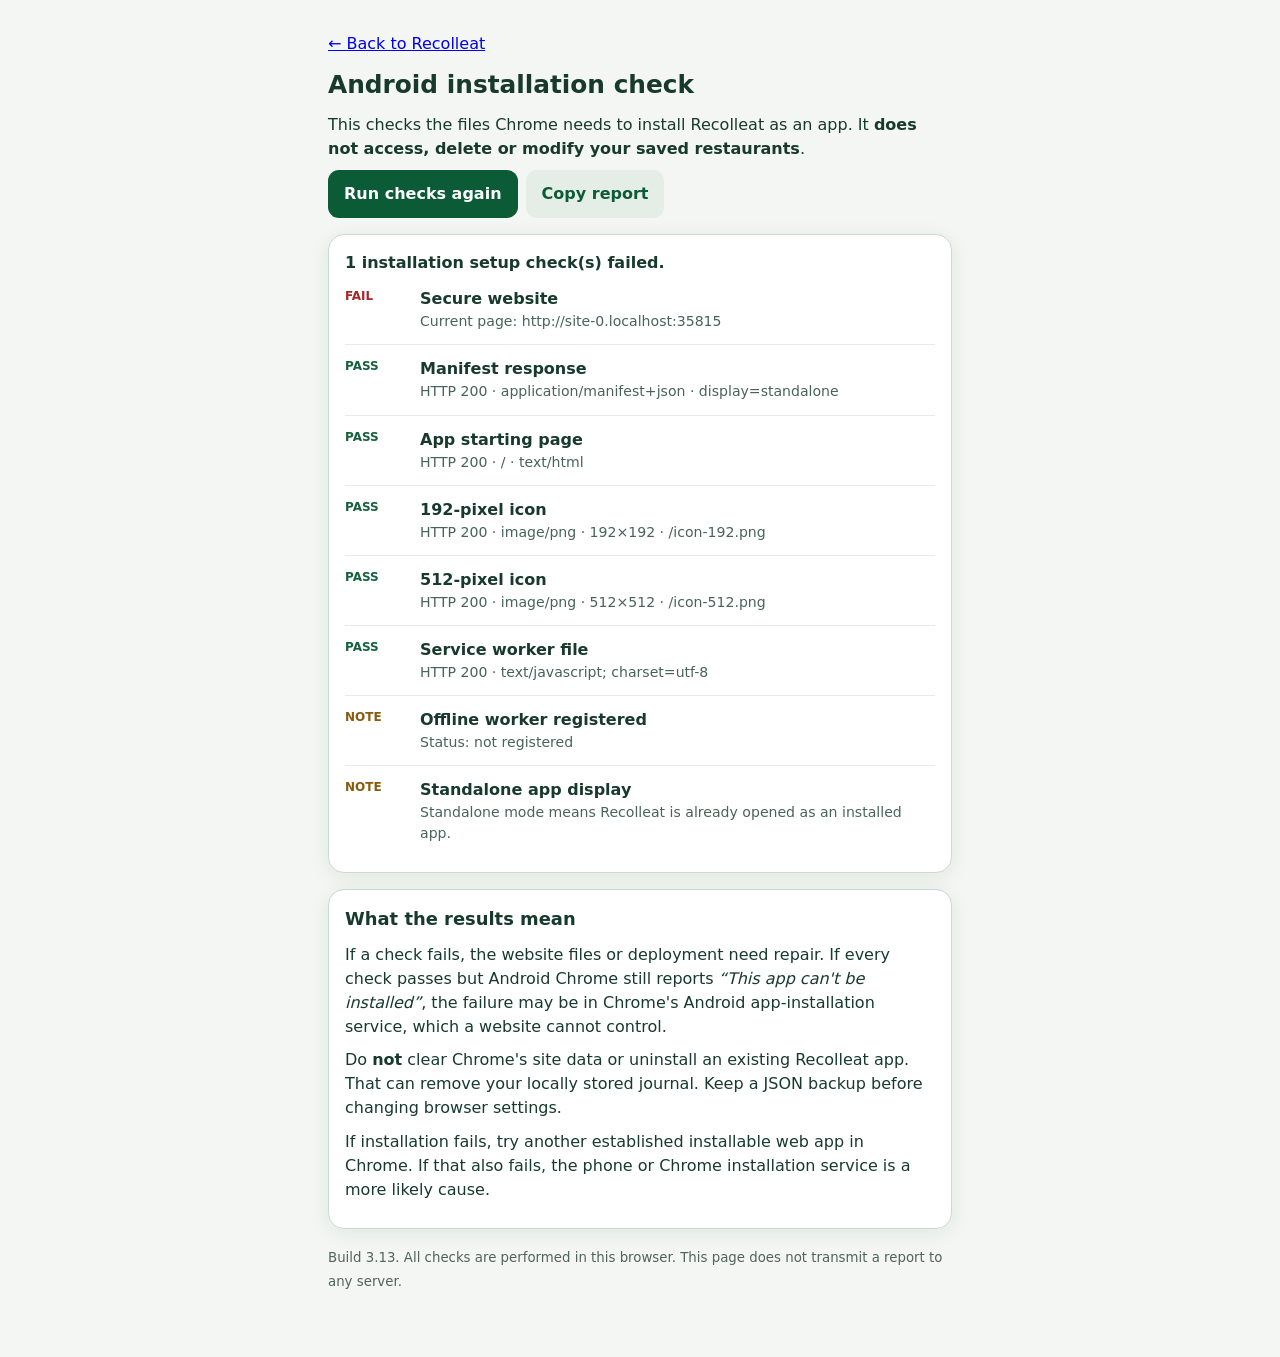
<file: install-check.html>
<!DOCTYPE html>
<html lang="en"><head><meta charset="utf-8"><meta name="viewport" content="width=device-width, initial-scale=1"><title>Recolleat — Android installation check</title>
<meta name="theme-color" content="#0b5b37"><style>
:root{font-family:system-ui,-apple-system,BlinkMacSystemFont,"Segoe UI",sans-serif;color-scheme:light dark}*{box-sizing:border-box}
body{background:#f3f6f3;color:#183a2d;margin:0;line-height:1.5}main{max-width:660px;padding:22px 18px 55px;margin:auto}
h1{font-size:1.55rem;margin:10px 0}p{margin:.6em 0}small{color:#526458}.panel{background:white;border-radius:16px;border:1px solid #cbdad2;padding:16px;margin:16px 0;box-shadow:0 4px 20px #163d2214}
.result{display:flex;gap:10px;padding:12px 0;border-bottom:1px solid #e7ece9;align-items:start}.result:last-child{border:0}
.status{flex:0 0 65px;font-size:12px;font-weight:800;text-transform:uppercase;color:#17613f}.status.fail{color:#a52929}.status.warn{color:#885b0d}
.detail{overflow-wrap:anywhere;font-size:.88rem;color:#496358}strong{color:#183a2d}
button,a.action{border:0;background:#0b5b37;color:#fff;padding:12px 16px;border-radius:11px;cursor:pointer;font:inherit;font-weight:650;text-decoration:none;display:inline-block}button.secondary{background:#e5ede7;color:#0b5b37}
.actions{display:flex;gap:8px;flex-wrap:wrap}code{overflow-wrap:anywhere;background:#eef2ee;padding:1px 4px;border-radius:3px}
@media(prefers-color-scheme:dark){body{background:#10251d;color:#e4f5ea}.panel{background:#173126;border-color:#416454}.detail,small{color:#b3c9ba}.result{border-color:#345643}strong{color:#f0fff4}.status{color:#7bdbab}.status.fail{color:#ff8787}.status.warn{color:#ffcd71}.secondary{color:#103924}}
</style></head><body><main><p><a href="./">← Back to Recolleat</a></p><h1>Android installation check</h1>
<p>This checks the files Chrome needs to install Recolleat as an app. It <b>does not access, delete or modify your saved restaurants</b>.</p>
<div class="actions"><button id="run" type="button">Run checks again</button><button id="copy" class="secondary" type="button">Copy report</button></div>
<section class="panel" aria-live="polite"><strong id="summary">Checking installation setup…</strong><div id="results"></div></section>
<div class="panel"><h2 style="font-size:1.12rem;margin:0 0 8px">What the results mean</h2>
<p>If a check fails, the website files or deployment need repair. If every check passes but Android Chrome still reports <em>“This app can't be installed”</em>, the failure may be in Chrome's Android app-installation service, which a website cannot control.</p>
<p>Do <b>not</b> clear Chrome's site data or uninstall an existing Recolleat app. That can remove your locally stored journal. Keep a JSON backup before changing browser settings.</p>
<p>If installation fails, try another established installable web app in Chrome. If that also fails, the phone or Chrome installation service is a more likely cause.</p></div>
<p><small>Build 3.13. All checks are performed in this browser. This page does not transmit a report to any server.</small></p>
</main><script>
(function(){'use strict';
 const rows=[];const results=document.getElementById('results'),summary=document.getElementById('summary');
 const add=(label,ok,detail,kind)=>{rows.push({label,status:kind||(ok?'PASS':'FAIL'),detail}); const row=document.createElement('div');row.className='result'; const badge=document.createElement('div');badge.className='status '+(ok?'':kind==='NOTE'?'warn':'fail');badge.textContent=kind||(ok?'PASS':'FAIL');const content=document.createElement('div'),title=document.createElement('strong'),description=document.createElement('div');title.textContent=label;description.className='detail';description.textContent=detail;content.append(title,description);row.append(badge,content);results.append(row)};
 const retrieve=async (url)=>{let res=await fetch(url,{cache:'no-store'});return res};
 async function check(){results.replaceChildren();rows.length=0;summary.textContent='Running checks…';
 add('Secure website',location.protocol==='https:','Current page: '+location.origin);
 let manifest=null;
 try{
   const r=await retrieve('/manifest.webmanifest?install-check='+Date.now());const type=r.headers.get('content-type')||'(none)';
   if(!r.ok)throw Error('HTTP '+r.status);
   manifest=await r.json();
   const ok=/json|manifest/.test(type)&&manifest.name&&manifest.start_url&&manifest.scope&&['standalone','fullscreen','minimal-ui'].includes(manifest.display);
   add('Manifest response',Boolean(ok),'HTTP '+r.status+' · '+type+' · display='+String(manifest.display));
 }catch(e){add('Manifest response',false,String(e))}
 if(manifest){
  let startUrl;try{startUrl=new URL(manifest.start_url,location.origin);const r=await retrieve(startUrl.href);add('App starting page',r.ok&&r.headers.get('content-type')?.includes('text/html'),'HTTP '+r.status+' · '+startUrl.pathname+' · '+r.headers.get('content-type'));}catch(e){add('App starting page',false,String(e))}
  const icons=Array.isArray(manifest.icons)?manifest.icons:[];
  for(const size of [192,512]){
   const icon=icons.find(x=>x.sizes?.includes(String(size)+'x'+String(size))&&(!x.purpose||x.purpose.includes('any')));
   if(!icon){add(size+'-pixel icon',false,'Not declared in manifest');continue}
   try{const url=new URL(icon.src,location.origin);url.searchParams.set('install-check',String(Date.now()));const r=await retrieve(url.href);const type=r.headers.get('content-type')||'(none)';const blob=await r.blob();
    let width=0,height=0;try{const bitmap=await createImageBitmap(blob);width=bitmap.width;height=bitmap.height;bitmap.close()}catch{}
    add(size+'-pixel icon',r.ok&&/image\//.test(type)&&width===size&&height===size,'HTTP '+r.status+' · '+type+' · '+width+'×'+height+' · '+url.pathname);
   }catch(e){add(size+'-pixel icon',false,String(e))}
  }
 }
 try{const r=await retrieve('/service-worker.js?install-check='+Date.now());add('Service worker file',r.ok&&/javascript|ecmascript/.test(r.headers.get('content-type')||''),'HTTP '+r.status+' · '+r.headers.get('content-type'))}catch(e){add('Service worker file',false,String(e))}
 if('serviceWorker' in navigator){try{const reg=await navigator.serviceWorker.getRegistration('/');add('Offline worker registered',Boolean(reg&&reg.active),'Status: '+(reg?.active?.state||'not registered'),!reg?'NOTE':undefined)}catch(e){add('Offline worker registered',false,String(e))}}else add('Offline worker registered',false,'Not supported by this browser');
 add('Standalone app display',matchMedia('(display-mode: standalone)').matches,'Standalone mode means Recolleat is already opened as an installed app.','NOTE');
 const fails=rows.filter(x=>x.status==='FAIL').length;summary.textContent=fails?fails+' installation setup check(s) failed.':'No failures detected in the web app files. Android installation still needs a device-level test.';
 }
 document.getElementById('run').addEventListener('click',check);
 document.getElementById('copy').addEventListener('click',async()=>{const text='Recolleat installation check (Build 3.13)\n'+rows.map(r=>r.status+' | '+r.label+': '+r.detail).join('\n');try{await navigator.clipboard.writeText(text);alert('Report copied.')}catch{prompt('Copy report:',text)}});
 check();
})();
</script></body></html>
</file>
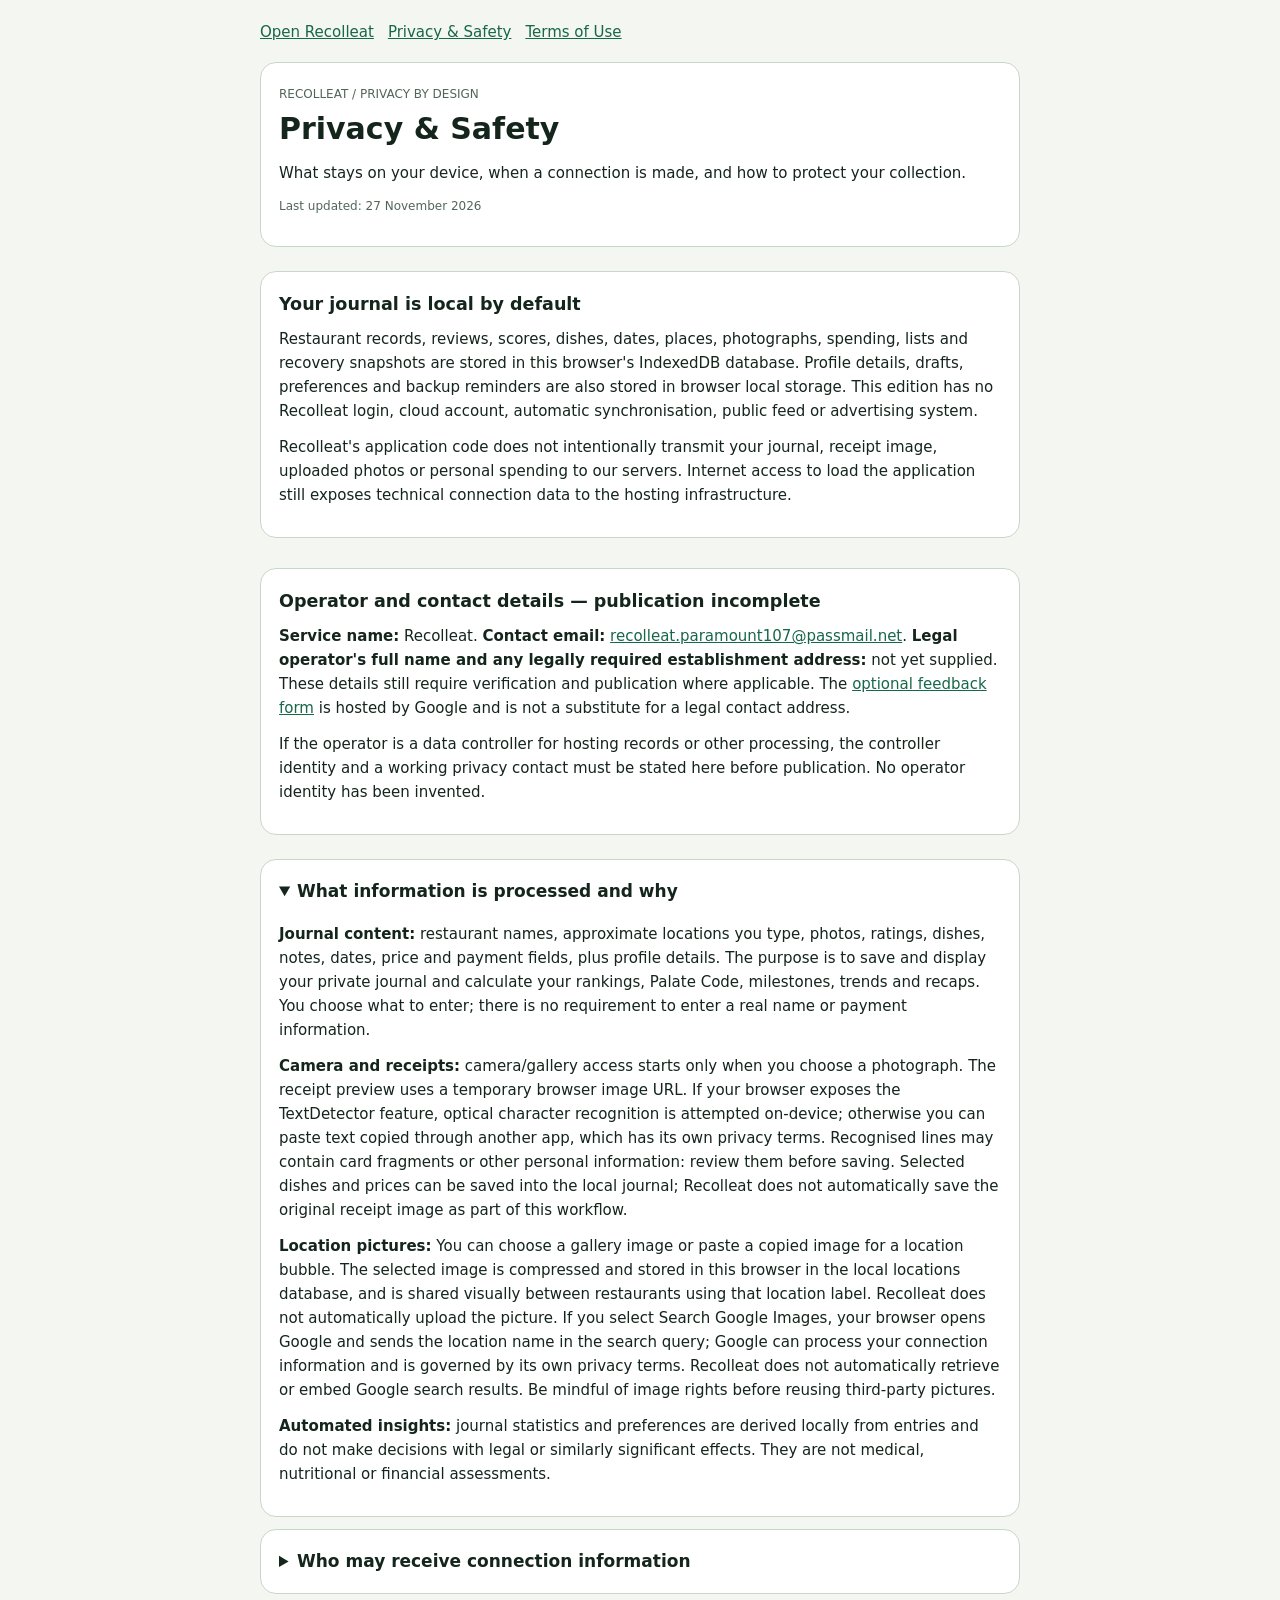
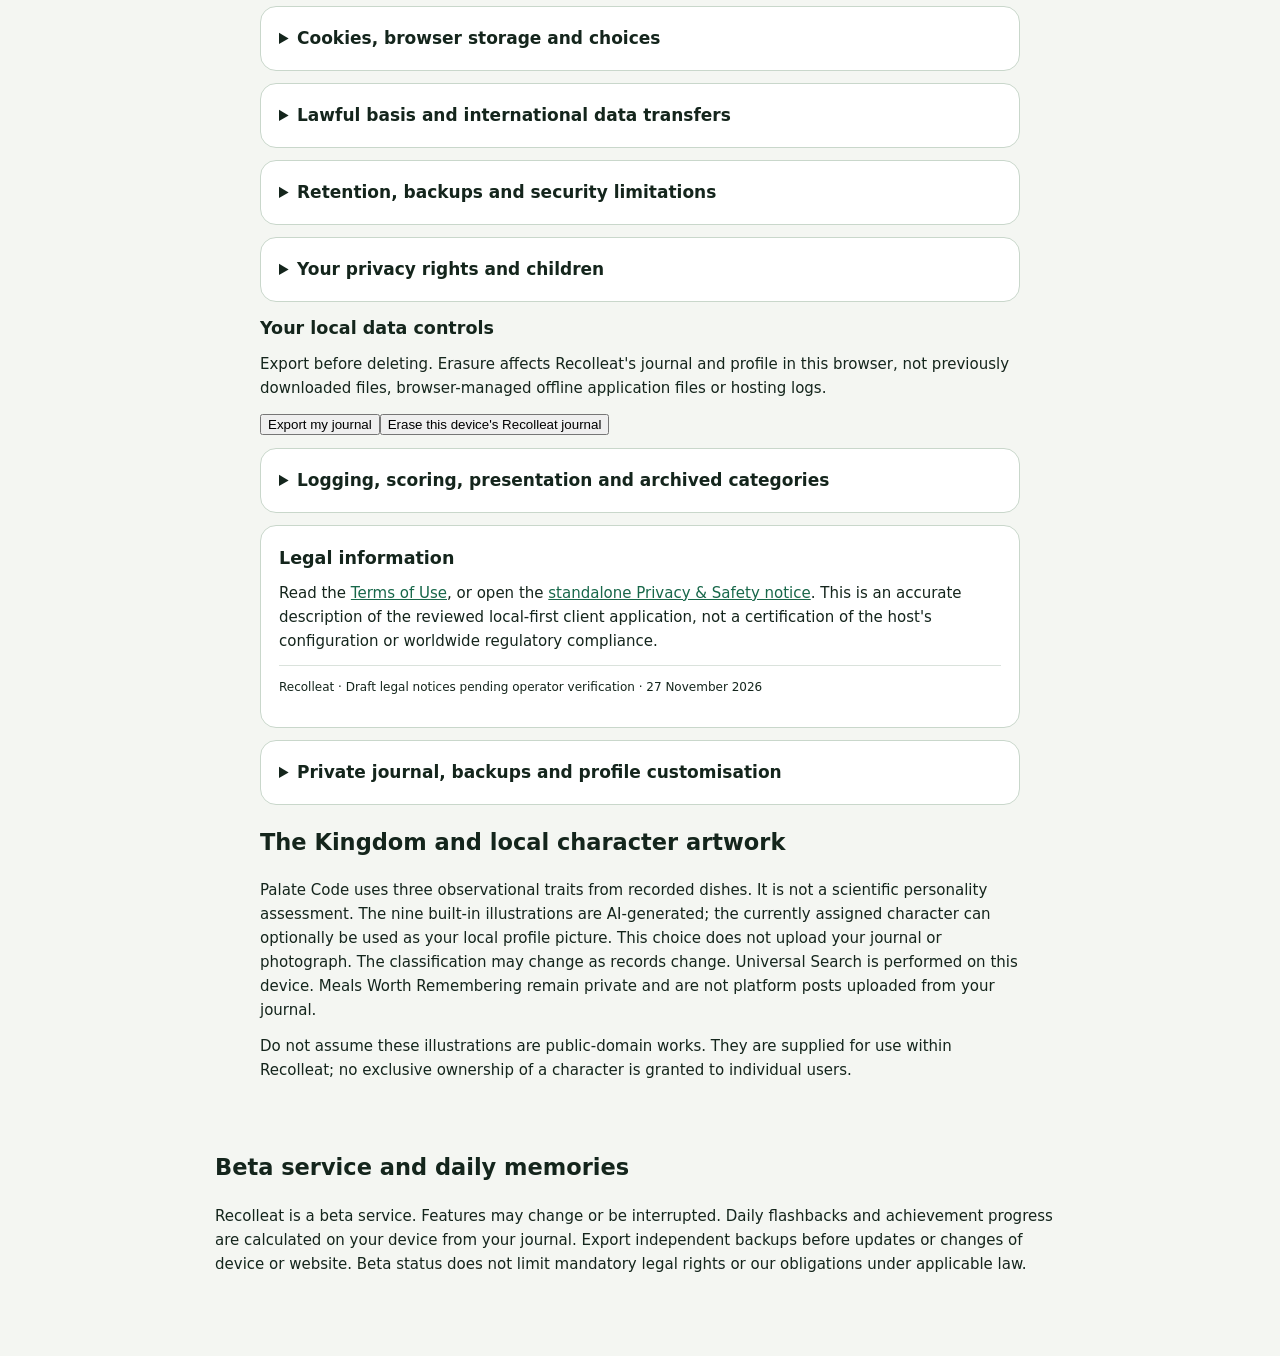
<file: privacy.html>
<!DOCTYPE html>
<html lang="en"><head><meta charset="utf-8"/><meta content="width=device-width,initial-scale=1" name="viewport"/><title>Privacy &amp; Safety · Recolleat</title><meta content="Recolleat Privacy &amp; Safety notice, updated 27 November 2026" name="description"/><style>body{background:#f4f6f2;color:#14251c;font:15px/1.6 system-ui,Arial,sans-serif;margin:0;padding:20px}main{max-width:760px;margin:auto}nav{margin:0 0 18px;display:flex;flex-wrap:wrap;gap:14px}a{color:#176749}.privacy-hero,.privacy-panel,.reco-legal-details,.privacy-notes{border:1px solid #c9d7cb;border-radius:16px;background:white;padding:18px;margin:12px 0}.privacy-hero h2{font-size:30px;margin:0}.privacy-eyebrow,.legal-updated{font-size:12px;color:#526658}.reco-legal-details summary{cursor:pointer;font-weight:bold;font-size:17px}.reco-legal-details div{padding-top:8px}p{margin:8px 0 12px}.privacy-about{border-top:1px solid #dae2dc;padding-top:12px;font-size:12px}.privacy-grid{display:grid;gap:6px}strong{font-weight:700}h3{margin:0 0 9px}@media(max-width:600px){body{padding:12px}}</style></head><body><main><nav aria-label="Legal and app links"><a href="./">Open Recolleat</a><a href="./privacy.html">Privacy &amp; Safety</a><a href="./terms.html">Terms of Use</a></nav><section class="privacy-page">
<div class="privacy-hero"><span class="privacy-eyebrow">RECOLLEAT / PRIVACY BY DESIGN</span><h2>Privacy &amp; Safety</h2><p>What stays on your device, when a connection is made, and how to protect your collection.</p><p class="legal-updated">Last updated: 27 November 2026</p></div>
<div class="privacy-grid">
<article class="privacy-panel"><h3>Your journal is local by default</h3><p>Restaurant records, reviews, scores, dishes, dates, places, photographs, spending, lists and recovery snapshots are stored in this browser's IndexedDB database. Profile details, drafts, preferences and backup reminders are also stored in browser local storage. This edition has no Recolleat login, cloud account, automatic synchronisation, public feed or advertising system.</p><p>Recolleat's application code does not intentionally transmit your journal, receipt image, uploaded photos or personal spending to our servers. Internet access to load the application still exposes technical connection data to the hosting infrastructure.</p></article>
<article class="privacy-panel"><h3>Operator and contact details — publication incomplete</h3><p><strong>Service name:</strong> Recolleat. <strong>Contact email:</strong> <a href="mailto:recolleat.paramount107@passmail.net">recolleat.paramount107@passmail.net</a>. <strong>Legal operator's full name and any legally required establishment address:</strong> not yet supplied. These details still require verification and publication where applicable. The <a href="https://docs.google.com/forms/d/e/1FAIpQLSc80f1pmRXgORQmy2X1wp_xggGetlXv198ZbsZZzsvX1XhyzA/viewform?usp=publish-editor" rel="noopener noreferrer" target="_blank">optional feedback form</a> is hosted by Google and is not a substitute for a legal contact address.</p><p>If the operator is a data controller for hosting records or other processing, the controller identity and a working privacy contact must be stated here before publication. No operator identity has been invented.</p></article>
</div>
<details class="reco-legal-details" open=""><summary>What information is processed and why</summary><div><p><strong>Journal content:</strong> restaurant names, approximate locations you type, photos, ratings, dishes, notes, dates, price and payment fields, plus profile details. The purpose is to save and display your private journal and calculate your rankings, Palate Code, milestones, trends and recaps. You choose what to enter; there is no requirement to enter a real name or payment information.</p><p><strong>Camera and receipts:</strong> camera/gallery access starts only when you choose a photograph. The receipt preview uses a temporary browser image URL. If your browser exposes the TextDetector feature, optical character recognition is attempted on-device; otherwise you can paste text copied through another app, which has its own privacy terms. Recognised lines may contain card fragments or other personal information: review them before saving. Selected dishes and prices can be saved into the local journal; Recolleat does not automatically save the original receipt image as part of this workflow.</p><p><strong>Location pictures:</strong> You can choose a gallery image or paste a copied image for a location bubble. The selected image is compressed and stored in this browser in the local locations database, and is shared visually between restaurants using that location label. Recolleat does not automatically upload the picture. If you select Search Google Images, your browser opens Google and sends the location name in the search query; Google can process your connection information and is governed by its own privacy terms. Recolleat does not automatically retrieve or embed Google search results. Be mindful of image rights before reusing third-party pictures.</p><p><strong>Automated insights:</strong> journal statistics and preferences are derived locally from entries and do not make decisions with legal or similarly significant effects. They are not medical, nutritional or financial assessments.</p></div></details>
<details class="reco-legal-details"><summary>Who may receive connection information</summary><div><p><strong>Optional restaurant discovery:</strong> searching your saved journal is local. If you choose Search Google Maps, Google receives the search text and normal connection information. Recolleat does not request your precise location or send the journal to Google. Google’s own settings and privacy notice govern the external Maps service.</p><p><strong>Website hosting:</strong> this edition is deployed on a Cloudflare Workers-hosted address. Cloudflare and network intermediaries can receive technical connection information, such as Internet Protocol addresses, request metadata and security logs, when the site is accessed. Whether the account enables additional analytics, the exact retention period, subprocessors and international transfer safeguards must be confirmed by the site operator.</p><p><strong>Optional Google Fonts:</strong> no Google Fonts request is made by default in this release. If you explicitly enable it below, your browser requests font resources from Google; Google can receive connection information such as your Internet Protocol address. You may disable subsequent font requests in the app’s Privacy &amp; Safety settings at any time. Disabling this setting does not retract any network request already completed.</p><p><strong>Feedback:</strong> selecting the external Google Forms feedback link takes you to a third-party site. Information you submit there is handled under Google's policies and the form owner's arrangements. No restaurant or journal data is sent there automatically.</p><p>Recolleat has no built-in external restaurant-search service, third-party advertising identifiers, social feed or marketing email collection in this release. This is based on the distributed application code; hosting/account configurations must be checked separately.</p></div></details>
<details class="reco-legal-details"><summary>Cookies, browser storage and choices</summary><div><p>Recolleat uses IndexedDB, local storage, a service worker and Cache Storage to run your requested offline journal, retain edits, remember appearance settings and keep the application available offline. Local storage also records your optional font preference. The app does not create advertising or analytics cookies. We have not verified whether the hosting platform adds its own cookies or other tracking technologies.</p><p>Under United Kingdom rules, browser storage is also a storage-and-access technology; it does not have to be called a cookie to be regulated. Functionally necessary storage and qualifying appearance preferences may rely on relevant exceptions; other non-exempt technologies require appropriate choice or consent.</p></div></details>
<details class="reco-legal-details"><summary>Lawful basis and international data transfers</summary><div><p>For processing for which the operator is a controller and United Kingdom data protection law applies, the proposed assessment is: providing user-requested journal functionality may rely on performance of a contract (Article 6(1)(b)); necessary site operation and protection against abuse may rely on legitimate interests (Article 6(1)(f), subject to a balancing assessment); optional Google Fonts requests are made only following your affirmative choice (consent, Article 6(1)(a), where applicable). These bases require a final assessment by the identified operator and are not a verified representation of Cloudflare's own processing.</p><p>Technical data may be transferred outside the United Kingdom depending on hosting and optional third-party services. The specific destinations, adequacy arrangements and appropriate safeguards have not been confirmed. These must be documented by the operator before a compliant public launch. No automated profiling is used to make legally significant decisions.</p></div></details>
<details class="reco-legal-details"><summary>Retention, backups and security limitations</summary><div><p>Journal data remains in this browser until you edit or delete it, clear site storage or lose access to that browser profile. A local recovery point resides on the same device and is <strong>not</strong> an off-device backup. The JSON export can contain your full journal, photographs, profile and spending information. <strong>Exported JSON is not encrypted by Recolleat</strong>; protect it, especially on shared devices, email and cloud drives.</p><p>Clearing app storage or uninstalling an installed web app can remove entries permanently. Export regularly and verify the downloaded file separately. Backups stored outside the app and any hosting logs are not deleted by Recolleat's local erase function. Hosting log retention remains unverified pending an operator-level review.</p><p>Camera/photo permissions are governed by your browser and device. Local storage is not guaranteed to be private from someone who can access your unlocked device or browser profile. Avoid recording payment card details and personal data about other people unless appropriate.</p></div></details>
<details class="reco-legal-details"><summary>Your privacy rights and children</summary><div><p>You can access, correct, export and erase journal entries using the app. Where data protection law applies to processing by an identified controller, other rights may include access, correction, restriction, erasure, portability, objection and withdrawal of consent, depending on the lawful basis and circumstances. <strong>Your right to object to processing based on legitimate interests</strong> can be exercised by contacting the controller using the published contact email. You can turn off optional Google Fonts in the app's Privacy &amp; Safety settings. The operator must also provide a working data-protection complaints channel, acknowledge complaints within 30 days, investigate and explain the outcome, as required by the law effective June 2026. Send privacy requests or complaints to <a href="mailto:recolleat.paramount107@passmail.net">recolleat.paramount107@passmail.net</a>. The operator must maintain an effective response procedure and complete any remaining legally required identity disclosures.</p><p>You may complain to the United Kingdom <a href="https://ico.org.uk/make-a-complaint/" rel="noopener noreferrer" target="_blank">Information Commissioner's Office</a>. Recolleat is not specifically designed for children. Access is not age-verified. If children are likely to use this service, the operator must assess and satisfy the applicable Children's code obligations before launch.</p></div></details>
<div class="privacy-controls">
<h3>Your local data controls</h3><p>Export before deleting. Erasure affects Recolleat's journal and profile in this browser, not previously downloaded files, browser-managed offline application files or hosting logs.</p>
<div class="privacy-actions"><button class="primary" id="privacyExport" type="button">Export my journal</button><button class="danger-outline" id="privacyErase" type="button">Erase this device's Recolleat journal</button></div>
<p aria-live="polite" class="privacy-status" id="privacyStatus" role="status"></p>
</div>
<details class="reco-legal-details"><summary>Logging, scoring, presentation and archived categories</summary><div><p>Recolleat records a restaurant and visit together when you use Add. A food rating is required for completed Quick Log entries. Optional dish names, dish scores, photographs and a meal value (the value of food and drink attributable to you, not the whole table) are stored locally. The “Someone paid for my meal” choice records that you personally paid £0; otherwise personal payment is entered separately and may be unknown. This is an estimate, not a bank-verified transaction. Older visit entries with distinct personal-payment amounts are retained unless their meal value or payment status is changed.</p><p>Scoring weights and the cuisine ranking method (mean or median grand-list position) are saved in local preferences and included in new exported backups. Both options calculate on the device and are applied to displayed restaurant or cuisine rankings, respectively. Changing them recalculates displayed rankings but does not rewrite original food, value or service ratings. Older dish category information remains in existing records and backups for compatibility even though category books and category-entry controls are hidden. Graph data is not separately uploaded.</p><p>Photographs selected while adding a visit or dish are processed on-device into journal media and may be included in exported backups. My Profile displays any locally saved profile picture; it does not upload that picture. The updated workflows do not introduce accounts, cloud synchronisation or automatic external image uploads.</p></div></details>
<div class="privacy-notes"><h3>Legal information</h3><p>Read the <a href="./terms.html">Terms of Use</a>, or open the <a href="./privacy.html">standalone Privacy &amp; Safety notice</a>. This is an accurate description of the reviewed local-first client application, not a certification of the host's configuration or worldwide regulatory compliance.</p><p class="privacy-about">Recolleat · Draft legal notices pending operator verification · 27 November 2026</p></div></section><details class="reco-legal-details"><summary>Private journal, backups and profile customisation</summary><div><p>For privacy, the journal, visit history, photographs, wishlist, restaurant groups, list membership and ranking preferences are stored in your browser rather than synchronised to a Recolleat account. The local display name, picture and unlocked banner selection also stay on this device. The banner illustrations are bundled with the application; they do not request external images. Unvisited wishlist items are not included in visited-restaurant rankings. A restaurant's optional visit-mean food score uses only recorded rated visits, not an assumed rating for each visit; group ratings average the saved branch scores. The annual recap is calculated locally.</p><p>You are responsible for exporting and keeping independent backups. A backup indicator records when an export was prepared and detects some subsequent changes; it cannot verify that the download was saved, intact or safely retained. An undo action for the most recent restaurant deletion is available during the current page session; it is not a permanent backup. Recovery snapshots are also local. Exports include private data, including local profile and wishlist, and are not encrypted by Recolleat. Keep them somewhere secure. A device loss, cleared site data, browser storage eviction or change of website origin can make local data inaccessible. Recolleat aims to support reliable export, import and recovery but cannot guarantee browser storage availability or restore a journal that it does not possess.</p></div></details>
<section><h2>The Kingdom and local character artwork</h2><p>Palate Code uses three observational traits from recorded dishes. It is not a scientific personality assessment. The nine built-in illustrations are AI-generated; the currently assigned character can optionally be used as your local profile picture. This choice does not upload your journal or photograph. The classification may change as records change. Universal Search is performed on this device. Meals Worth Remembering remain private and are not platform posts uploaded from your journal.</p><p>Do not assume these illustrations are public-domain works. They are supplied for use within Recolleat; no exclusive ownership of a character is granted to individual users.</p></section></main><section style="max-width:850px;margin:2rem auto;padding:1rem"><h2>Beta service and daily memories</h2><p>Recolleat is a beta service. Features may change or be interrupted. Daily flashbacks and achievement progress are calculated on your device from your journal. Export independent backups before updates or changes of device or website. Beta status does not limit mandatory legal rights or our obligations under applicable law.</p></section></body></html>
</file>
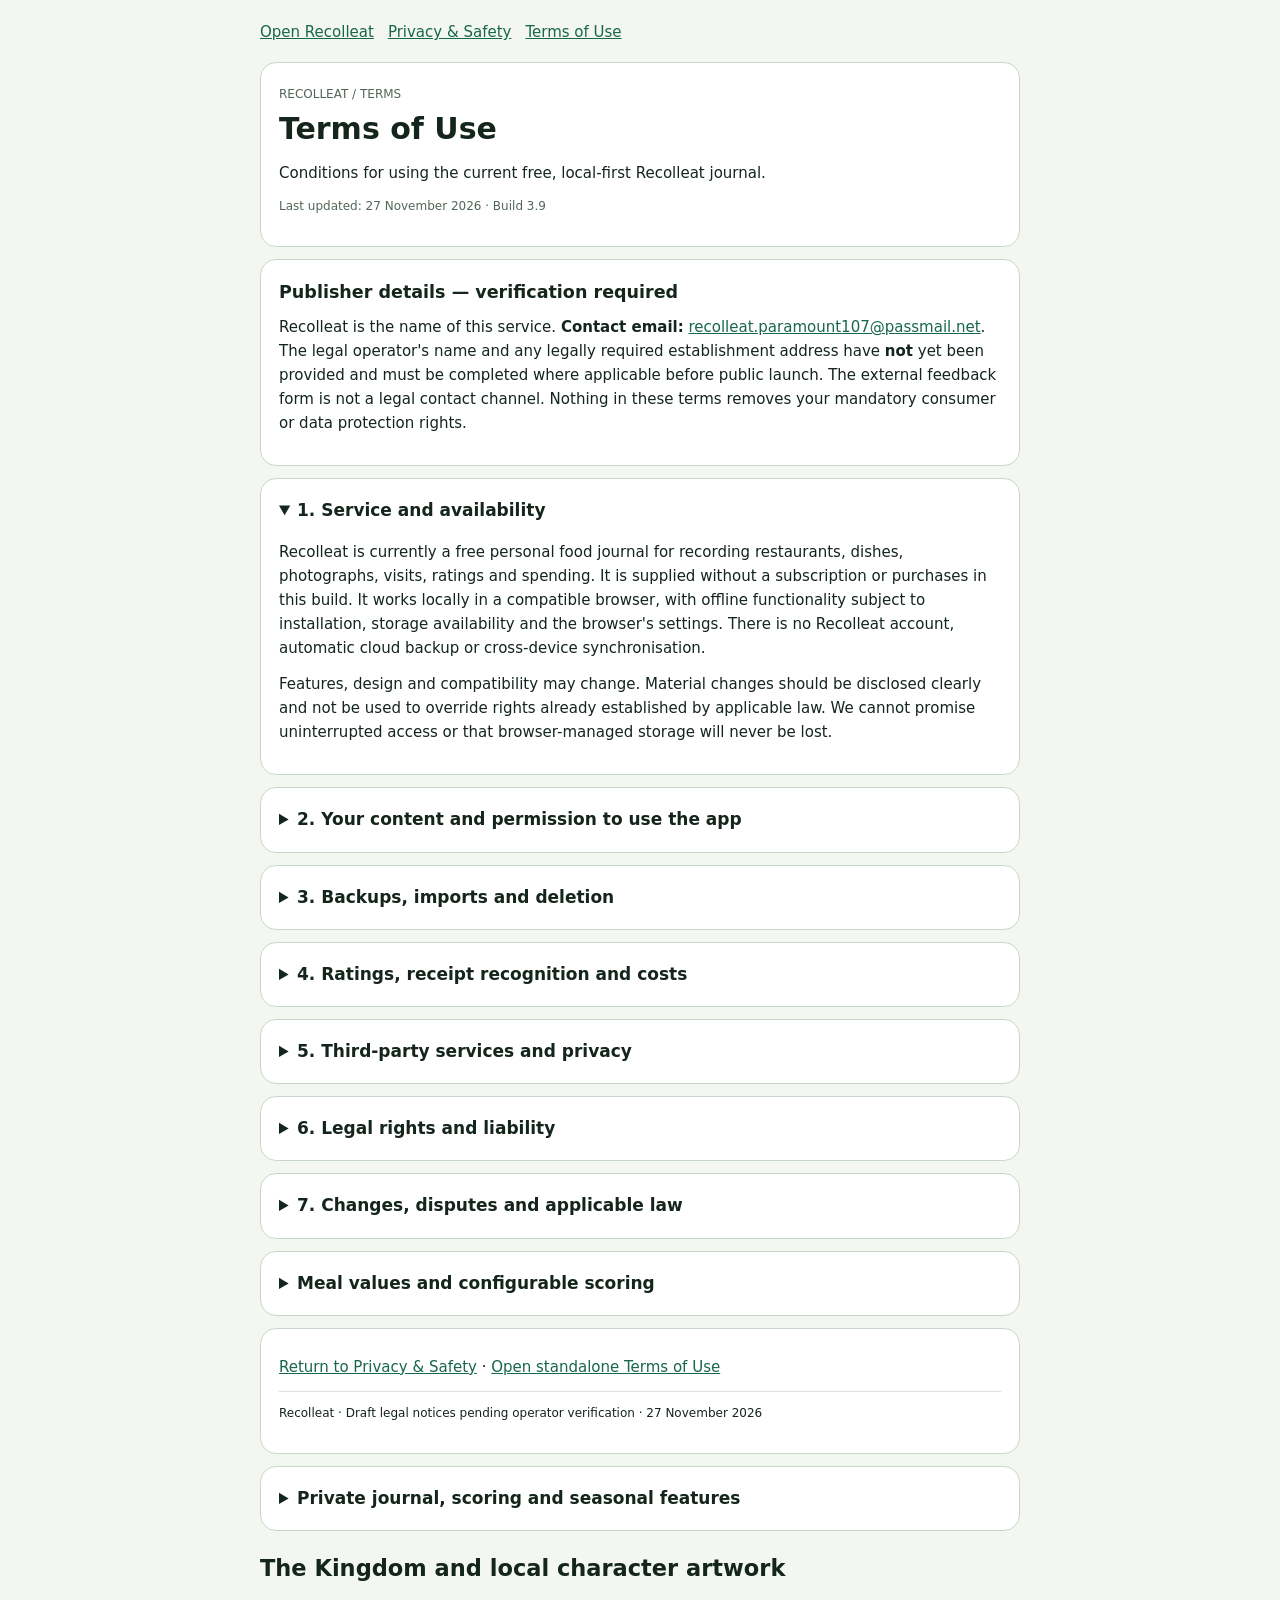
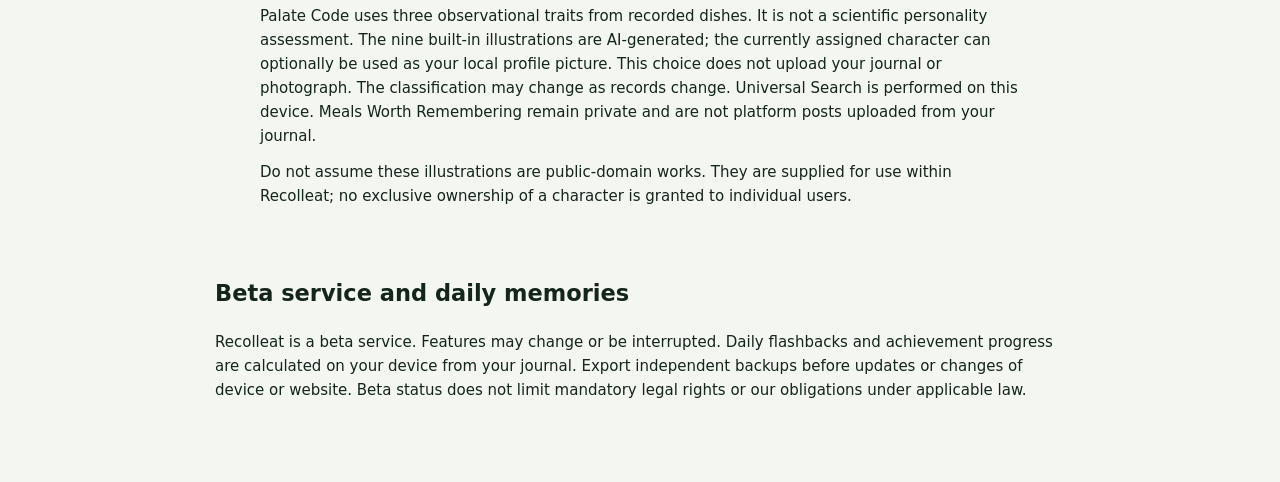
<file: terms.html>
<!DOCTYPE html>
<html lang="en"><head><meta charset="utf-8"/><meta content="width=device-width,initial-scale=1" name="viewport"/><title>Terms of Use · Recolleat</title><meta content="Recolleat Terms of Use notice, updated 27 November 2026" name="description"/><style>body{background:#f4f6f2;color:#14251c;font:15px/1.6 system-ui,Arial,sans-serif;margin:0;padding:20px}main{max-width:760px;margin:auto}nav{margin:0 0 18px;display:flex;flex-wrap:wrap;gap:14px}a{color:#176749}.privacy-hero,.privacy-panel,.reco-legal-details,.privacy-notes{border:1px solid #c9d7cb;border-radius:16px;background:white;padding:18px;margin:12px 0}.privacy-hero h2{font-size:30px;margin:0}.privacy-eyebrow,.legal-updated{font-size:12px;color:#526658}.reco-legal-details summary{cursor:pointer;font-weight:bold;font-size:17px}.reco-legal-details div{padding-top:8px}p{margin:8px 0 12px}.privacy-about{border-top:1px solid #dae2dc;padding-top:12px;font-size:12px}.privacy-grid{display:grid;gap:6px}strong{font-weight:700}h3{margin:0 0 9px}@media(max-width:600px){body{padding:12px}}</style></head><body><main><nav aria-label="Legal and app links"><a href="./">Open Recolleat</a><a href="./privacy.html">Privacy &amp; Safety</a><a href="./terms.html">Terms of Use</a></nav><section class="privacy-page">
<div class="privacy-hero"><span class="privacy-eyebrow">RECOLLEAT / TERMS</span><h2>Terms of Use</h2><p>Conditions for using the current free, local-first Recolleat journal.</p><p class="legal-updated">Last updated: 27 November 2026 · Build 3.9</p></div>
<div class="privacy-panel"><h3>Publisher details — verification required</h3><p>Recolleat is the name of this service. <strong>Contact email:</strong> <a href="mailto:recolleat.paramount107@passmail.net">recolleat.paramount107@passmail.net</a>. The legal operator's name and any legally required establishment address have <strong>not</strong> yet been provided and must be completed where applicable before public launch. The external feedback form is not a legal contact channel. Nothing in these terms removes your mandatory consumer or data protection rights.</p></div>
<details class="reco-legal-details" open=""><summary>1. Service and availability</summary><div><p>Recolleat is currently a free personal food journal for recording restaurants, dishes, photographs, visits, ratings and spending. It is supplied without a subscription or purchases in this build. It works locally in a compatible browser, with offline functionality subject to installation, storage availability and the browser's settings. There is no Recolleat account, automatic cloud backup or cross-device synchronisation.</p><p>Features, design and compatibility may change. Material changes should be disclosed clearly and not be used to override rights already established by applicable law. We cannot promise uninterrupted access or that browser-managed storage will never be lost.</p></div></details>
<details class="reco-legal-details"><summary>2. Your content and permission to use the app</summary><div><p>You retain any rights you have in photographs, notes and other content you add. Recolleat does not claim ownership of your journal entries. You are responsible for content you choose to record and for having permission to use any third-party images or personal information you add.</p><p>You may use this release for your own lawful personal journaling. Do not interfere with its operation, attempt unauthorised access to hosting systems or redistribute the application code in breach of applicable intellectual property rights. Names of restaurants and third-party brands remain the property of their respective owners where applicable.</p></div></details>
<details class="reco-legal-details"><summary>3. Backups, imports and deletion</summary><div><p>Journal content resides in device/browser storage. It may be removed by storage clearing, device loss, browser malfunction or website-origin changes. You should maintain separate verified exports. Exports may contain personal and financial information and are not encrypted by the app. Restoring a backup with the Replace option can overwrite existing records; review the warnings before proceeding.</p><p>The in-app erase control removes Recolleat's designated local records; it does not erase downloaded exports, device/cloud backups kept elsewhere, or hosting-provider logs. Do not uninstall or clear website data as an update procedure.</p></div></details>
<details class="reco-legal-details"><summary>4. Ratings, receipt recognition and costs</summary><div><p>Ratings, Palate Code, trends and recaps are personal journal features, not objective restaurant assessments. Receipt text detection, price parsing, bill values and payment calculations may be incomplete or incorrect. Review original receipts and amounts before relying on them, especially where service charges, taxes or shared payments are involved. Recolleat is not a payment processor and does not provide professional financial, nutritional or medical advice.</p></div></details>
<details class="reco-legal-details"><summary>5. Third-party services and privacy</summary><div><p>The application is hosted online, and visiting it involves technical exchanges with the hosting service. Optional Google Fonts connections occur only when enabled. External feedback forms and any links you elect to open are controlled by third parties. Their terms and privacy notices may apply. Read <a href="./privacy.html">Privacy &amp; Safety</a> for details about local storage and your choices.</p></div></details>
<details class="reco-legal-details"><summary>6. Legal rights and liability</summary><div><p>Nothing in these terms excludes or limits liability where doing so would be unlawful, including liability for death or personal injury caused by negligence, fraud or fraudulent misrepresentation, or rights and remedies that cannot legally be excluded. If consumer-protection law applies, your statutory rights remain unaffected.</p><p>The app is a free personal journaling tool; you should independently check any important data and preserve backups. Any limitations of responsibility must be interpreted subject to applicable law and a fair balance of consumer rights, not as a blanket waiver of claims.</p></div></details>
<details class="reco-legal-details"><summary>7. Changes, disputes and applicable law</summary><div><p>The release and notice date are shown above. Changes to the service and these terms will be published with updated dates; materially adverse changes should receive clear notice and must respect mandatory consumer protections. For a United Kingdom-based operator, English law may be intended to govern, but mandatory rights in the country where a consumer lives are not displaced where applicable. The operator's status and address must be verified before any contractual jurisdiction wording is finalised.</p><p>For general enquiries or complaints, contact <a href="mailto:recolleat.paramount107@passmail.net">recolleat.paramount107@passmail.net</a>. The operator must maintain an effective complaints process and complete any remaining legally required identity disclosures. The <a href="https://ico.org.uk/make-a-complaint/" rel="noopener noreferrer" target="_blank">Information Commissioner's Office</a> handles eligible data protection complaints; it is not a general consumer-contract dispute service.</p></div></details>
<details class="reco-legal-details"><summary>Meal values and configurable scoring</summary><div><p>The simplified Meal value field is the value of food and drink attributable to the user, not the whole table’s bill. If the user marks that someone paid for the meal, Recolleat records no personal spending for that meal. Values and derived financial summaries are self-reported and should not be treated as accounting or payment records.</p><p>Location photos can be selected locally or copied from outside sources. The Google Images shortcut opens an external search; you remain responsible for selecting images you have permission to use, particularly if you share or publicly publish them. Recolleat does not provide an image licence or automatically download Google Images results.</p><p>Ranking weights can be changed globally in Settings; this changes rankings and comparisons without changing the stored original ratings. Previous dish-category information is retained for compatibility even when category books are not visible.</p></div></details><div class="privacy-notes"><p><a href="./privacy.html">Return to Privacy &amp; Safety</a> · <a href="./terms.html">Open standalone Terms of Use</a></p><p class="privacy-about">Recolleat · Draft legal notices pending operator verification · 27 November 2026</p></div></section><details class="reco-legal-details"><summary>Private journal, scoring and seasonal features</summary><div><p>The personal journal is local-first; you are responsible for preserving independent copies of your data and checking exports before changing devices or website addresses. An export indicator and short-lived undo do not substitute for a backup. We will not claim that this eliminates obligations we have under applicable law, including obligations concerning any personal data we process, reasonable care and skill or mandatory consumer rights.</p><p>A repeat visit may contribute to a restaurant food-score mean when you choose that mode. Previously recorded manual ratings remain available; missing visit scores do not count. Groups are manually assigned by users, and a combined score is an equal-weight mean of saved branches. A group association is not proof of affiliation. List rankings, wishlist and seasonal recaps are personal tools, not professional advice or objective ratings. You may use the bundled banner illustrations as part of the application; restaurant names and marks are used for identification, not to claim endorsement.</p></div></details>
<section><h2>The Kingdom and local character artwork</h2><p>Palate Code uses three observational traits from recorded dishes. It is not a scientific personality assessment. The nine built-in illustrations are AI-generated; the currently assigned character can optionally be used as your local profile picture. This choice does not upload your journal or photograph. The classification may change as records change. Universal Search is performed on this device. Meals Worth Remembering remain private and are not platform posts uploaded from your journal.</p><p>Do not assume these illustrations are public-domain works. They are supplied for use within Recolleat; no exclusive ownership of a character is granted to individual users.</p></section></main><section style="max-width:850px;margin:2rem auto;padding:1rem"><h2>Beta service and daily memories</h2><p>Recolleat is a beta service. Features may change or be interrupted. Daily flashbacks and achievement progress are calculated on your device from your journal. Export independent backups before updates or changes of device or website. Beta status does not limit mandatory legal rights or our obligations under applicable law.</p></section></body></html>
</file>
<file: recolleat-v3-13.css>
/* Recolleat Build 3.2: consolidated cascade. Source in /source/css. */
*{box-sizing:border-box;}
body{margin:0;}
button,input,select,textarea{font:inherit;}
button{border:1px solid var(--line);background:#fff;padding:9px 12px;border-radius:10px;cursor:pointer;}
button.primary{background:#191916;color:#fff;border-color:#191916;}
button.danger{color:#a32d2d;}
header{display:flex;justify-content:space-between;}
.local-pill{display:inline-flex;align-items:center;border-radius:999px;}
.stats{display:grid;margin-bottom:16px;}
.stat span{display:block;text-transform:uppercase;}
.stat strong{display:block;}
.controls-left>button,.controls-left>.menu-wrap>button{border-radius:14px;}
.name-btn{border:0;background:transparent;padding:0;margin:0;font:inherit;font-weight:800;color:inherit;text-align:left;}
.name-btn:hover{text-decoration:underline;background:transparent;}
.location-image-preview{display:flex;align-items:center;gap:8px;min-height:44px;margin-top:8px;}
.location-image-preview img{width:74px;height:50px;object-fit:cover;border-radius:10px;border:1px solid var(--line);}
.location-image-preview .muted{font-size:12px;}
.search{min-width:250px;border:1px solid var(--line);background:#fff;border-radius:14px;padding:10px 12px;outline:none;}
.menu-wrap{position:relative;}
.popover{display:none;position:absolute;top:44px;left:0;z-index:20;width:320px;border:1px solid var(--line);border-radius:14px;padding:13px;box-shadow:0 20px 50px rgba(20,20,15,.15);}
.popover.show{display:block;}
.popover-title{font-size:10px;text-transform:uppercase;letter-spacing:.09em;color:var(--muted);font-weight:800;margin-bottom:9px;}
.popover label{display:block;font-size:12px;font-weight:700;margin:9px 0;}
.popover input,.popover select{display:block;width:100%;margin-top:5px;padding:9px;border:1px solid var(--line);border-radius:9px;background:#fff;}
.pair{display:grid;grid-template-columns:1fr 1fr;gap:8px;}
.popover-actions{display:flex;justify-content:space-between;margin-top:12px;}
.views{display:flex;gap:5px;margin-left:auto;flex-wrap:wrap;}
.views button.active{background:#191916;color:#fff;border-color:#191916;}
.chips{display:flex;gap:6px;flex-wrap:wrap;min-height:8px;}
.chip{display:inline-flex;align-items:center;gap:6px;border-radius:999px;font-size:12px;}
.chip button{padding:0;border:0;background:transparent;font-size:15px;}
.table-shell{background:#fff;overflow:auto;}
table{width:100%;min-width:1480px;border-collapse:separate;border-spacing:0;}
th{position:sticky;top:0;z-index:2;border-bottom:1px solid var(--line);text-align:left;text-transform:uppercase;white-space:nowrap;}
th[data-sort]{cursor:pointer;}
th i{font-style:normal;margin-left:3px;}
td{vertical-align:top;}
tbody tr:last-child td{border-bottom:0;}
.rank{color:#55554e;}
.name{font-size:14px;font-weight:800;}
.score{display:inline-flex;width:50px;height:34px;align-items:center;justify-content:center;color:#fff;border-radius:10px;font-weight:850;}
.overall-score{display:inline-flex;min-width:56px;height:36px;align-items:center;justify-content:center;color:#fff;border-radius:10px;font-weight:900;font-size:14px;}
.pill{display:inline-block;padding:6px 9px;border-radius:999px;background:var(--soft);}
.service-pill{display:inline-flex;padding:6px 9px;border-radius:999px;font-weight:800;white-space:nowrap;}
.service-horror{background:#111;color:#fff;}
.service-sloppy{background:#b83b32;color:#fff;}
.service-average{background:#e7cf57;color:#29271d;}
.service-respectable{background:#b9d9ad;color:#23442a;}
.service-lovely{background:#1f713e;color:#fff;}
.visit-cell{min-width:110px;}
.visit-cell b{display:block;}
.visit-cell span{display:block;color:var(--muted);font-size:11px;margin-top:2px;}
.price{font-weight:850;letter-spacing:1px;}
.value-badge{display:inline-flex;align-items:center;justify-content:center;min-width:52px;height:32px;border-radius:10px;background:#f0f0ea;font-weight:850;}
.dishes{display:flex;flex-direction:column;gap:4px;min-width:170px;}
.dish{display:flex;justify-content:space-between;gap:10px;}
.dish b{font-size:12px;}
.photo-row{display:flex;gap:5px;flex-wrap:wrap;min-width:105px;}
.photo-row img{width:46px;height:46px;object-fit:cover;border-radius:9px;border:1px solid var(--line);cursor:pointer;}
.vibes{display:flex;gap:5px;flex-wrap:wrap;min-width:125px;}
.vibe{display:inline-flex;padding:5px 7px;border-radius:999px;background:#f2f1eb;font-size:11px;}
.muted{color:#aaa99f;}
.cards{display:none;}
.card{background:#fff;border:1px solid var(--line);border-radius:17px;box-shadow:var(--shadow);}
.cover{height:155px;background:#ecece6;color:#99998f;display:flex;align-items:center;justify-content:center;}
.cover img{width:100%;height:100%;object-fit:cover;cursor:pointer;}
.card-body{padding:15px;}
.card-head{display:flex;justify-content:space-between;gap:10px;}
.card h3{margin:0 0 4px;}
.meta{font-size:12px;color:var(--muted);}
.mini-grid{display:grid;grid-template-columns:1fr 1fr;gap:7px;margin:12px 0;}
.mini{background:#f7f7f3;border-radius:10px;padding:9px;}
.mini span{display:block;color:var(--muted);text-transform:uppercase;font-size:9px;letter-spacing:.06em;}
.mini b{display:block;margin-top:2px;}
.card-actions{display:flex;justify-content:space-between;align-items:center;gap:7px;}
.map-view{display:none;}
.bubble-shell{background:#fff;border:1px solid var(--line);border-radius:17px;box-shadow:var(--shadow);}
.bubble-head{display:flex;justify-content:space-between;align-items:flex-start;gap:12px;margin-bottom:16px;}
.bubble-head h2{margin:0 0 4px;font-size:21px;}
.bubble-head p{margin:0;color:var(--muted);font-size:12px;}
.bubble-stage{position:relative;padding:18px;border-radius:15px;overflow:hidden;}
.bubble-empty{display:flex;align-items:center;justify-content:center;min-height:260px;color:var(--muted);}
.location-bubble{position:absolute;border:0;border-radius:50%;display:flex;flex-direction:column;align-items:center;justify-content:center;text-align:center;padding:10px;background:#24241f;color:#fff;box-shadow:0 12px 24px rgba(20,20,15,.13);transition:transform .2s ease,box-shadow .2s ease;overflow:hidden;background-size:cover;background-position:center;}
.location-bubble::after{content:"";position:absolute;inset:0;background:linear-gradient(to bottom,rgba(18,18,16,.22),rgba(18,18,16,.63));}
.location-bubble>*{position:relative;z-index:1;}
.location-bubble small{font-size:10px;opacity:.82;margin-top:3px;}
.location-bubble:hover{transform:scale(1.04);box-shadow:0 15px 30px rgba(20,20,15,.18);}
.location-bubble b{display:block;max-width:90%;font-size:13px;line-height:1.15;}
.location-bubble span{display:block;font-size:11px;opacity:.78;margin-top:4px;}
.location-bubble.bursting{animation:bubbleBurst .34s ease forwards;}
@keyframes bubbleBurst{0%{transform:scale(1);opacity:1}55%{transform:scale(1.18);opacity:.9}100%{transform:scale(.15);opacity:0}}
.location-detail{display:none;}
.location-detail.show{display:block;}
.location-detail-head{display:flex;justify-content:space-between;align-items:flex-start;gap:10px;margin-bottom:14px;}
.location-detail-head h2{margin:0 0 4px;}
.location-detail-grid{grid-template-columns:repeat(auto-fill,minmax(245px,1fr));gap:10px;}
.location-restaurant{border:1px solid var(--line);border-radius:14px;padding:13px;background:#fbfbf8;}
.location-restaurant-top{display:flex;justify-content:space-between;gap:10px;}
.location-restaurant h3{margin:0 0 4px;font-size:15px;}
.location-restaurant p{margin:0;color:var(--muted);font-size:12px;}
.location-restaurant .map-actions{margin-top:10px;}
.cuisine-podium{display:grid;grid-template-columns:1fr 1fr 1fr;gap:12px;align-items:end;margin:18px 0 16px;}
.podium-card{background:#fff;border:1px solid var(--line);border-radius:17px;padding:16px;text-align:center;box-shadow:var(--shadow);position:relative;}
.podium-card.gold{min-height:220px;border-color:#d7b84f;}
.podium-card.silver{min-height:190px;border-color:#b6bbc2;}
.podium-card.bronze{min-height:170px;border-color:#b98455;}
.medal{font-size:28px;margin-bottom:4px;}
.podium-card h3{margin:3px 0 8px;font-size:18px;}
.podium-card .podium-rank{font-size:10px;text-transform:uppercase;letter-spacing:.08em;color:var(--muted);font-weight:800;}
.podium-metrics{display:grid;grid-template-columns:1fr 1fr;gap:6px;margin-top:10px;}
.podium-metrics div{background:#f7f7f3;border-radius:9px;padding:8px;}
.podium-metrics span{display:block;color:var(--muted);font-size:9px;text-transform:uppercase;}
.podium-metrics b{display:block;margin-top:2px;}
.cuisine-section-title{margin:18px 0 8px;font-size:14px;}
.provisional-note{background:#f2f2ed;border:1px solid var(--line);border-radius:12px;padding:11px 13px;color:var(--muted);font-size:12px;margin-top:18px;}
.cuisine-card.provisional{opacity:.78;}
.cuisine-card.provisional .c-rank{color:#9a7b32;}
@media (max-width:760px){.cuisine-podium{grid-template-columns:1fr;}
.podium-card.gold,.podium-card.silver,.podium-card.bronze{min-height:auto;}
.bubble-stage{min-height:360px;}}
.graph-view{display:none;grid-template-columns:minmax(0,1fr) 320px;gap:12px;}
.graph-panel,.graph-side{background:#fff;border:1px solid var(--line);border-radius:17px;box-shadow:var(--shadow);}
.graph-toolbar{gap:10px;align-items:end;flex-wrap:wrap;margin-bottom:10px;}
.graph-toolbar label,.graph-filters label{font-size:12px;font-weight:700;}
.graph-toolbar select,.graph-filters select,.graph-filters input{display:block;margin-top:5px;padding:8px 9px;border:1px solid var(--line);border-radius:9px;background:#fff;width:100%;}
.graph-filters{display:grid;gap:10px;margin:10px 0 12px;}
.graph-filter-actions{display:flex;align-items:end;}
.graph-filter-actions button{width:100%;min-height:42px;border-radius:10px;}
.graph-filter-chip{display:inline-flex;align-items:center;gap:7px;background:var(--chip);border:1px solid var(--line);border-radius:999px;padding:5px 10px;font-size:12px;margin:0 6px 6px 0;}
.graph-filter-chip button{padding:0 4px;border:0;background:transparent;color:inherit;font-size:14px;}
.graph-chip-row{margin-top:8px;}
#graphSvg{width:100%;border:1px solid var(--line);}
.graph-note{margin-top:8px;color:var(--muted);font-size:12px;line-height:1.45;}
.graph-side .passport-mini h3{margin:0 0 4px;}
.passport-dialog{border:0;padding:0;border-radius:18px;box-shadow:0 26px 80px rgba(20,20,15,.25);}
.passport-book{display:grid;grid-template-columns:1fr 1fr;gap:14px;}
.passport-page{background:linear-gradient(180deg,#fbf4e8 0%,#f4eadc 100%);border:1px solid #ddcdb7;border-radius:18px;min-height:540px;padding:22px;position:relative;box-shadow:inset 0 0 0 1px rgba(255,255,255,.5);}
.passport-watermark{position:absolute;inset:0;display:flex;align-items:center;justify-content:center;font-size:120px;font-weight:900;color:rgba(120,90,60,.05);pointer-events:none;}
.passport-title{display:flex;justify-content:space-between;gap:12px;align-items:flex-start;margin-bottom:14px;}
.passport-title h2{margin:0;font-size:28px;letter-spacing:-1px;}
.passport-meta{color:#7c6d60;font-size:12px;}
.passport-stamps{display:flex;gap:10px;flex-wrap:wrap;margin:16px 0;}
.passport-stamp{width:102px;height:102px;border-radius:50%;border:4px double rgba(120,70,50,.45);display:flex;flex-direction:column;align-items:center;justify-content:center;text-align:center;color:#6b493c;background:rgba(255,255,255,.3);transform:rotate(var(--rot,0deg));}
.passport-stamp span{font-size:11px;text-transform:uppercase;letter-spacing:.07em;}
.passport-stamp b{font-size:28px;line-height:1;margin-top:4px;}
.passport-stamp small{font-size:11px;margin-top:2px;}
.passport-grid{display:grid;grid-template-columns:repeat(2,1fr);gap:10px;margin-top:14px;}
.passport-block{border:1px dashed #ccb59c;border-radius:12px;padding:12px;background:rgba(255,255,255,.28);}
.passport-block h4{margin:0 0 8px;font-size:12px;text-transform:uppercase;letter-spacing:.08em;color:#816754;}
.passport-items{display:flex;flex-direction:column;gap:6px;}
.passport-item{display:flex;justify-content:space-between;gap:10px;border-bottom:1px dashed #d5c0ab;padding-bottom:4px;}
.passport-item:last-child{border-bottom:0;padding-bottom:0;}
.passport-photos{display:grid;grid-template-columns:repeat(2,1fr);gap:8px;}
.passport-photos img{width:100%;height:120px;object-fit:cover;border-radius:12px;border:1px solid #d9c7b1;}
.passport-loc-image{width:100%;height:150px;object-fit:cover;border-radius:12px;border:1px solid #d9c7b1;margin-bottom:10px;}
.passport-actions{justify-content:flex-end;margin-top:10px;}
@media (max-width:1100px){.graph-view{grid-template-columns:1fr;}
.passport-book{grid-template-columns:1fr;}}
@media (max-width:1100px){.graph-filters{grid-template-columns:repeat(3,minmax(0,1fr));}}
@media (max-width:900px){.controls{grid-template-columns:1fr;}
.controls .search{justify-self:stretch;}
.controls-left{grid-template-columns:repeat(3,minmax(0,1fr));}
.graph-filters{grid-template-columns:repeat(2,minmax(0,1fr));}}
@media (max-width:620px){.controls-left{grid-template-columns:repeat(2,minmax(0,1fr));}
.graph-filters{grid-template-columns:1fr;}}
.map-board{min-height:620px;border:1px solid var(--line);border-radius:17px;padding:24px;box-shadow:var(--shadow);}
.map-intro{max-width:560px;background:rgba(255,255,255,.9);border:1px solid var(--line);border-radius:15px;padding:17px;margin-bottom:18px;}
.map-intro h3{margin:0 0 5px;}
.map-intro p{margin:0;color:var(--muted);font-size:12px;}
.pin-grid{display:grid;grid-template-columns:repeat(auto-fill,minmax(210px,1fr));gap:10px;}
.place-pin{background:#fff;border:1px solid var(--line);border-radius:14px;padding:13px;box-shadow:0 7px 18px rgba(20,20,15,.045);}
.place-pin-top{display:flex;justify-content:space-between;gap:8px;}
.place-pin h4{margin:0 0 4px;font-size:14px;}
.place-pin p{margin:0;color:var(--muted);font-size:12px;min-height:34px;}
.map-actions{display:flex;gap:6px;margin-top:10px;}
.map-actions a{text-decoration:none;border:1px solid var(--line);padding:7px 9px;border-radius:9px;color:var(--ink);background:#fff;font-size:12px;}
.map-side{background:#fff;border:1px solid var(--line);border-radius:17px;padding:10px;box-shadow:var(--shadow);max-height:620px;overflow:auto;}
.location-group{padding:10px;border-bottom:1px solid var(--line);}
.location-group:last-child{border-bottom:0;}
.location-group b{display:block;}
.location-group span{display:block;color:var(--muted);font-size:12px;margin-top:2px;}
.cuisine-view{display:none;}
.cuisine-header{display:flex;justify-content:space-between;align-items:flex-end;gap:15px;margin-bottom:12px;}
.cuisine-header h2{margin:0 0 4px;font-size:22px;}
.cuisine-header p{margin:0;color:var(--muted);font-size:12px;}
.cuisine-grid{display:grid;grid-template-columns:repeat(auto-fill,minmax(260px,1fr));gap:11px;}
.cuisine-card{background:#fff;border:1px solid var(--line);border-radius:15px;padding:15px;box-shadow:var(--shadow);}
.cuisine-card .c-rank{font-size:11px;color:var(--muted);text-transform:uppercase;letter-spacing:.07em;font-weight:800;}
.cuisine-card h3{margin:4px 0 11px;font-size:18px;}
.cuisine-metrics{display:grid;grid-template-columns:1fr 1fr;gap:7px;}
.cuisine-metrics div{background:#f7f7f3;border-radius:10px;padding:9px;}
.cuisine-metrics span{display:block;color:var(--muted);font-size:9px;text-transform:uppercase;letter-spacing:.06em;}
.cuisine-metrics b{display:block;margin-top:2px;}
.list-view{display:none;grid-template-columns:260px 1fr;gap:12px;}
.list-sidebar,.list-main{background:#fff;border:1px solid var(--line);border-radius:17px;box-shadow:var(--shadow);}
.list-sidebar{padding:12px;min-height:560px;}
.list-sidebar-head{display:flex;justify-content:space-between;align-items:center;margin-bottom:10px;}
.list-sidebar-head h3{margin:0;font-size:15px;}
.saved-list{padding:10px;border-radius:10px;cursor:pointer;margin-bottom:4px;}
.saved-list:hover,.saved-list.active{background:#f1f1eb;}
.saved-list b{display:block;}
.saved-list span{font-size:11px;color:var(--muted);}
.list-main{padding:18px;min-height:560px;}
.list-empty{height:100%;min-height:460px;display:flex;align-items:center;justify-content:center;text-align:center;color:var(--muted);}
.list-top{display:flex;justify-content:space-between;gap:15px;align-items:flex-start;margin-bottom:16px;}
.list-top h2{margin:0 0 5px;font-size:22px;}
.list-top p{margin:0;color:var(--muted);font-size:12px;}
.list-actions{display:flex;gap:7px;flex-wrap:wrap;}
.add-to-list{display:grid;grid-template-columns:1fr auto;gap:8px;margin-bottom:14px;}
.add-to-list select{border:1px solid var(--line);border-radius:10px;padding:9px;background:#fff;}
.ranked-list{display:flex;flex-direction:column;gap:7px;}
.ranked-row{display:grid;grid-template-columns:48px 1fr auto;gap:10px;align-items:center;border:1px solid var(--line);border-radius:12px;padding:10px;}
.ranked-pos{font-size:18px;font-weight:850;color:#66665f;text-align:center;}
.ranked-info b{display:block;}
.ranked-info span{display:block;color:var(--muted);font-size:12px;}
.ranked-actions{display:flex;gap:5px;}
.ranked-actions button{padding:6px 8px;}
.empty{display:none;padding:65px;text-align:center;color:var(--muted);}
.empty b{display:block;color:var(--ink);font-size:17px;}
footer{align-items:center;gap:8px;padding-top:14px;color:var(--muted);font-size:12px;}
footer span{margin-left:auto;}
dialog{width:min(820px,calc(100vw - 28px));padding:0;border:0;box-shadow:0 25px 80px rgba(0,0,0,.22);}
.dialog-head{display:flex;justify-content:space-between;align-items:flex-start;}
.dialog-head h2{margin:0 0 4px;}
.dialog-head p{margin:0;color:var(--muted);font-size:12px;}
.x{border:0;background:transparent;font-size:22px;padding:2px 7px;}
#editorForm,.dialog-body{padding:20px 23px;}
.form-grid{display:grid;grid-template-columns:1fr 1fr;gap:16px;}
.form-grid>label,.dialog-body>label{font-size:12px;font-weight:700;}
.form-grid input,.form-grid select,.form-grid textarea,.dialog-body input,.dialog-body textarea{display:block;width:100%;margin-top:6px;padding:10px;border:1px solid #dcdcd5;border-radius:10px;background:#fff;}
.form-grid textarea,.dialog-body textarea{min-height:80px;resize:vertical;}
.form-grid small{display:block;margin-top:5px;color:var(--muted);font-weight:400;}
.full{grid-column:1/-1;}
.range-row{display:grid;grid-template-columns:1fr 76px;align-items:center;gap:10px;margin-top:6px;}
.range-row input[type=range]{padding:0;border:0;margin:0;}
.range-row input[type=number]{margin:0;text-align:center;}
.range-row output{min-width:55px;text-align:center;color:#fff;border-radius:9px;padding:8px;font-weight:850;}
.items-editor{border:1px solid var(--line);padding:10px;border-radius:11px;margin:6px 0 7px;}
.item-edit{display:grid;gap:7px;margin-bottom:7px;}
.item-edit:last-child{margin-bottom:0;}
.item-edit input{margin:0;}
.visit-counter{display:grid;grid-template-columns:42px 92px 42px;gap:6px;align-items:center;margin-top:6px;}
.visit-counter button{height:42px;font-size:18px;font-weight:800;padding:0;}
.visit-counter input{text-align:center;margin:0!important;}
.tag-international{display:inline-flex;padding:4px 7px;border-radius:999px;background:#e8edf5;color:#344d6b;font-size:10px;margin-top:5px;}
.inline-check{display:flex!important;align-items:center;gap:8px;margin-top:8px;font-weight:600!important;}
.inline-check input{display:inline-block!important;width:auto!important;margin:0!important;}
.vibe-options{display:flex;gap:7px;flex-wrap:wrap;margin-top:7px;}
.vibe-check input{display:none;}
.vibe-check span{display:inline-flex;padding:7px 10px;border:1px solid var(--line);border-radius:999px;cursor:pointer;font-weight:500;}
.paste-zone{margin-top:8px;border:1px dashed #cfcfc5;border-radius:11px;padding:12px;text-align:center;font-size:12px;cursor:text;outline:none;}
.photo-preview{display:flex;gap:8px;flex-wrap:wrap;}
.photo-chip{position:relative;}
.photo-chip img{width:76px;height:76px;object-fit:cover;border-radius:10px;border:1px solid var(--line);}
.photo-chip button{position:absolute;right:-5px;top:-5px;width:23px;height:23px;border-radius:50%;padding:0;border-color:#181815;}
.dialog-actions{display:flex;justify-content:space-between;gap:10px;margin-top:20px;}
.backup-options{display:flex;gap:8px;justify-content:flex-end;margin-top:18px;}
.lightbox{display:none;position:fixed;inset:0;z-index:50;background:rgba(0,0,0,.88);align-items:center;justify-content:center;padding:24px;}
.lightbox.show{display:flex;}
.lightbox img{max-width:94vw;max-height:92vh;border-radius:12px;}
.visit-view{display:none;}
.visit-layout{display:grid;grid-template-columns:minmax(0,1.35fr) minmax(300px,.65fr);gap:12px;}
.visit-panel{background:#fff;border:1px solid var(--line);border-radius:17px;box-shadow:var(--shadow);padding:16px;}
.visit-toolbar{display:flex;justify-content:space-between;align-items:center;gap:10px;margin-bottom:14px;}
.visit-toolbar h2{margin:0;font-size:21px;}
.month-nav{display:flex;align-items:center;gap:7px;margin-bottom:12px;}
.month-nav strong{min-width:130px;text-align:center;}
.calendar-grid{display:grid;grid-template-columns:repeat(7,1fr);gap:6px;}
.cal-head{font-size:10px;text-transform:uppercase;letter-spacing:.07em;color:var(--muted);font-weight:800;text-align:center;padding:5px;}
.cal-day{min-height:92px;border:1px solid var(--line);border-radius:11px;padding:7px;background:#fbfbf8;}
.cal-day.empty-day{opacity:.38;background:#f5f5f1;}
.cal-num{font-size:11px;color:var(--muted);font-weight:800;margin-bottom:5px;}
.cal-visit{display:block;background:#efefe9;border-radius:8px;padding:4px 6px;font-size:10px;margin-top:4px;overflow:hidden;text-overflow:ellipsis;white-space:nowrap;cursor:pointer;}
.cal-more{font-size:10px;color:var(--muted);margin-top:4px;}
.month-summary{margin-bottom:13px;}
.month-summary div{border-radius:11px;}
.month-summary span{text-transform:uppercase;letter-spacing:.06em;}
.month-summary b{margin-top:3px;font-size:16px;}
.month-restaurants{display:flex;flex-direction:column;gap:6px;margin-bottom:14px;}
.month-rest-row{display:flex;justify-content:space-between;gap:10px;padding:8px 0;border-bottom:1px solid var(--line);}
.month-rest-row:last-child{border-bottom:0;}
.month-rest-row span{display:block;color:var(--muted);font-size:12px;}
.visit-log{display:flex;flex-direction:column;gap:7px;}
.visit-log-row{display:grid;grid-template-columns:88px 1fr auto auto;gap:8px;align-items:center;border:1px solid var(--line);border-radius:11px;padding:9px;}
.visit-log-row .date{font-size:11px;color:var(--muted);}
.visit-log-row .spend{font-weight:800;}
.spend-chart{height:210px;display:flex;align-items:flex-end;gap:7px;border-left:1px solid var(--line);border-bottom:1px solid var(--line);padding:10px 8px 0 10px;margin-top:8px;}
.spend-bar-wrap{flex:1;min-width:0;display:flex;flex-direction:column;align-items:center;justify-content:flex-end;height:100%;}
.spend-bar{width:100%;max-width:34px;border-radius:6px 6px 0 0;min-height:2px;}
.spend-bar-label{font-size:9px;color:var(--muted);margin-top:5px;white-space:nowrap;}
.spend-bar-value{font-size:9px;margin-bottom:4px;}
.visit-empty{color:var(--muted);font-size:12px;padding:12px 0;}
@media (max-width:900px){.visit-layout{grid-template-columns:1fr;}
.calendar-grid{gap:4px;}
.cal-day{min-height:78px;}
.month-summary{grid-template-columns:1fr 1fr 1fr;}}
@media (max-width:1000px){.list-view{grid-template-columns:1fr;}
.list-sidebar{min-height:auto;}
.list-main{min-height:420px;}}
@media (max-width:920px){.stats{grid-template-columns:1fr 1fr;}
.views{margin-left:0;}
.map-side{max-height:280px;}
.map-board{min-height:420px;}}
@media (max-width:650px){.app{padding:22px 13px 42px;}
header{align-items:flex-start;flex-direction:column;}
.stats{grid-template-columns:1fr 1fr;}
.form-grid{grid-template-columns:1fr;}
.full{grid-column:auto;}
.pair{grid-template-columns:1fr;}
.pin-grid{grid-template-columns:1fr;}
.ranked-row{grid-template-columns:40px 1fr;}
.ranked-actions{grid-column:2;justify-content:flex-start;}
footer{flex-wrap:wrap;align-items:flex-start;}
footer span{width:100%;margin-left:0;}}
body{transition:background .22s ease,color .22s ease;}
.brand-dot{color:var(--accent-alt);}
button,input,select,textarea{color:var(--ink);}
button,.search,.popover,.popover input,.popover select,.table-shell,.card,.stat,.bubble-shell,.location-restaurant,.podium-card,.cuisine-card,.list-sidebar,.list-main,.graph-panel,.graph-side,.visit-panel,.ranked-row,.visit-log-row,dialog,.map-actions a,.add-to-list select{background:var(--panel);}
input,select,textarea,.form-grid input,.form-grid select,.form-grid textarea,.dialog-body input,.dialog-body textarea,.section-body input,.section-body select,.section-body textarea,.graph-toolbar select{background:var(--wash);border-color:var(--line);color:var(--ink);}
input[type="range"],input[type="checkbox"]{accent-color:var(--accent);}
button:hover,.saved-list:hover{background:var(--soft);}
button.primary,.controls button[data-view].active,.vibe-check input:checked+span{background:var(--accent);color:var(--accent-ink);border-color:var(--accent);}
button[data-view].active{background:var(--accent);color:var(--accent-ink);border-color:var(--accent);}
.chip,.pill,.vibe,.cal-visit,.saved-list.active,.tag-international{background:var(--soft);color:var(--ink);}
td{color:var(--ink);}
.mini,.podium-metrics div,.cuisine-metrics div,.month-summary div,.cal-day,.location-restaurant,.provisional-note{background:var(--wash);color:var(--ink);}
.cal-day.empty-day,.cover{background:var(--wash2);}
.spend-bar{background:var(--accent);}
.spend-bar-value{color:var(--muted);}
.popover{background:var(--panel);border-color:var(--line);}
.paste-zone{background:var(--wash);border-color:var(--line);color:var(--muted);}
.paste-zone:focus{border-color:var(--accent);box-shadow:0 0 0 3px var(--focus);}
dialog{background:var(--panel);color:var(--ink);}
#editorForm{padding:18px 22px;}
.controls-left{display:grid;grid-template-columns:repeat(3,minmax(0,1fr));gap:10px;align-items:stretch;min-width:0;}
.controls-left>.menu-wrap{min-width:0;}
.controls-left>button,.controls-left>.menu-wrap>button{display:block;width:100%;min-height:46px;white-space:nowrap;padding:10px 12px;font-size:13px;font-weight:650;text-align:center;}
.controls .search{justify-self:stretch;}
@media (max-width:850px){.controls{grid-template-columns:minmax(0,1fr);}
.controls-left{grid-template-columns:repeat(3,minmax(0,1fr));}
.controls .search{width:100%;}}
@media (max-width:440px){.controls-left{gap:7px;}
.controls-left>button,.controls-left>.menu-wrap>button{font-size:12px;padding:9px 4px;}}
.appearance-wrap{position:relative;}
.appearance-menu{left:auto;right:0;}
.appearance-heading{display:flex;align-items:center;justify-content:space-between;gap:12px;}
.appearance-heading p{font-size:11px;color:var(--muted);margin:3px 0 0;}
.mode-toggle{background:var(--accent);color:var(--accent-ink);border:0;white-space:nowrap;}
.palette-option{width:100%;}
.swatch-colours{display:flex;gap:3px;}
.editor-intro{display:flex;gap:12px;align-items:center;margin:0 0 14px;color:var(--ink);}
.intro-number{width:34px;height:34px;display:grid;place-items:center;background:var(--accent);color:var(--accent-ink);border-radius:10px;font-weight:900;}
.editor-intro b{font-size:14px;}
.editor-intro p{font-size:12px;color:var(--muted);margin:2px 0 0;}
.editor-section{border:1px solid var(--line);margin-bottom:10px;background:var(--panel);overflow:hidden;}
.editor-section>summary{display:flex;gap:8px;align-items:center;cursor:pointer;list-style:none;font-weight:800;}
.editor-section>summary::-webkit-details-marker{display:none;}
.editor-section>summary>span{font-size:14px;}
.editor-section>summary small{font-weight:400;color:var(--muted);margin-left:auto;margin-right:8px;}
.editor-section .section-chevron{transform:rotate(0deg);transition:transform .2s;}
.editor-section[open] .section-chevron{transform:rotate(180deg);}
.editor-section[open] summary{border-bottom:1px solid var(--line);background:var(--wash);}
.section-body{padding:16px;gap:14px;}
.section-body>label{font-size:12px;font-weight:700;}
.section-body small{display:block;font-weight:400;color:var(--muted);font-size:11px;margin-top:5px;}
.section-body .range-row input[type=number]{border:1px solid var(--line);font-weight:800;}
#locationPasteZone{margin-bottom:10px;}
.paste-zone.paste-ok{background:var(--soft);border-color:var(--accent);}
.vibe-check span{background:var(--wash);color:var(--ink);border-color:var(--line);}
.vibe-check input:checked+span{background:var(--accent);color:var(--accent-ink);border-color:var(--accent);}
#editor .dialog-head{position:sticky;top:0;background:var(--panel);z-index:8;}
#editor .dialog-actions{position:sticky;bottom:-21px;z-index:8;background:var(--panel);padding:14px 0;margin-bottom:-20px;border-top:1px solid var(--line);}
@media (max-width:650px){.editor-section>summary small{display:none;}
.section-body{grid-template-columns:1fr;}
.section-body .full{grid-column:auto;}}
.passport-dialog{width:min(970px,96vw);background:var(--panel);color:var(--ink);}
.passport-shell{padding:18px;background:var(--bg);}
.profile-wrap{display:grid;grid-template-columns:minmax(260px,.95fr) minmax(0,1.15fr);gap:14px;}
.profile-front{position:relative;border-radius:20px;overflow:hidden;background:var(--profile-gradient);color:var(--profile-ink);display:flex;flex-direction:column;justify-content:space-between;box-shadow:0 18px 34px rgba(0,0,0,.16);}
.profile-front>img{position:absolute;inset:0;width:100%;height:100%;object-fit:cover;}
.profile-front::after{content:"";position:absolute;inset:0;background:linear-gradient(180deg,rgba(5,7,10,.4),rgba(5,7,10,.13) 37%,rgba(5,7,10,.86));}
.profile-front>*:not(img){position:relative;z-index:1;}
.profile-top{display:flex;justify-content:space-between;gap:8px;padding:22px;}
.profile-serial{font-weight:900;letter-spacing:.16em;font-size:11px;}
.profile-rank{border:1px solid rgba(255,255,255,.4);border-radius:999px;padding:5px 11px;font-weight:700;font-size:12px;}
.profile-front-bottom{padding:24px;}
.profile-front-bottom h2{margin:8px 0 6px;font-size:clamp(26px,3vw,40px);line-height:1.06;letter-spacing:-1.1px;}
.profile-front-bottom p{color:#fff;margin:0;font-size:13px;}
.profile-overall{display:inline-flex;align-items:center;gap:8px;border:1px solid rgba(255,255,255,.4);background:rgba(255,255,255,.16);backdrop-filter:blur(9px);border-radius:12px;padding:8px 12px;}
.profile-overall strong{font-size:24px;}
.profile-overall small{font-size:11px;}
.profile-content{background:var(--panel);border:1px solid var(--line);border-radius:20px;padding:18px;}
.profile-content h3{margin:0 0 8px;font-size:17px;}
.profile-eyebrow{font-size:10px;color:var(--muted);letter-spacing:.12em;text-transform:uppercase;font-weight:800;}
.profile-stamps{display:grid;grid-template-columns:repeat(3,1fr);gap:8px;margin:12px 0;}
.profile-stamp{aspect-ratio:1;border:2px dashed var(--accent-alt);border-radius:50%;display:flex;flex-direction:column;justify-content:center;align-items:center;gap:4px;transform:rotate(var(--rot));color:var(--accent);background:var(--wash);text-align:center;}
.profile-stamp strong{font-size:clamp(16px,2vw,30px);line-height:1;}
.profile-stamp span{font-size:10px;text-transform:uppercase;letter-spacing:.07em;}
.profile-detail-grid{display:grid;grid-template-columns:1fr 1fr;gap:8px;margin-top:12px;}
.profile-detail-grid>div{border:1px solid var(--line);background:var(--wash);padding:10px;border-radius:11px;font-size:12px;}
.profile-detail-grid b{display:block;font-size:13px;margin-top:3px;}
.profile-lower{display:grid;grid-template-columns:1fr 1fr;gap:12px;margin-top:14px;}
.profile-section{background:var(--panel);border:1px solid var(--line);border-radius:16px;padding:15px;min-width:0;}
.profile-section h3{font-size:14px;margin:0 0 9px;}
.profile-section .passport-photos img{height:110px;}
.profile-section .passport-item{padding:5px 0;border-color:var(--line);}
.profile-footnote{font-size:11px;color:var(--muted);}
@media (max-width:780px){.profile-wrap,.profile-lower{grid-template-columns:1fr;}
.profile-front{min-height:320px;}
.profile-stamps{max-width:350px;}}
.lab-view,.dishes-view{display:none;gap:14px;flex-direction:column;}
.feature-heading{display:flex;align-items:center;justify-content:space-between;gap:20px;padding:16px 2px 8px;}
.feature-heading h2{margin:3px 0 7px;letter-spacing:-.045em;}
.feature-heading p{margin:0;color:var(--muted);font-size:13px;max-width:690px;}
.feature-kicker{font-size:10px;letter-spacing:.16em;font-weight:900;color:var(--accent);}
.feature-mark{font-size:42px;font-weight:900;color:var(--accent);opacity:.45;}
.feature-panel{background:var(--panel);border:1px solid var(--line);border-radius:17px;box-shadow:var(--shadow);}
.feature-panel h3{margin:0 0 12px;}
.feature-muted{font-size:12px;color:var(--muted);line-height:1.55;}
.dish-toolbar select,.dish-toolbar input{background:var(--wash);color:var(--ink);border:1px solid var(--line);border-radius:10px;width:100%;min-height:43px;padding:10px;margin-top:6px;}
.lab-toolbar{display:flex;justify-content:space-between;align-items:center;gap:10px;}
.lab-weight-grid{display:grid;grid-template-columns:repeat(3,1fr);gap:18px;}
.lab-weight-grid label{font-weight:700;font-size:13px;}
.lab-weight-grid strong{float:right;font-size:15px;color:var(--accent);}
.lab-weight-grid input[type=range]{display:block;width:100%;margin:14px 0;}
.lab-highlights{display:grid;grid-template-columns:1fr 1fr;gap:14px;}
.lab-podium{display:grid;grid-template-columns:repeat(3,minmax(0,1fr));gap:9px;}
.lab-podium-card{border:1px solid var(--line);border-radius:13px;background:var(--wash);padding:12px;min-width:0;}
.lab-podium-card .podium-number{color:var(--accent);font-size:27px;font-weight:900;}
.lab-podium-card h4{margin:5px 0;font-size:13px;word-break:break-word;}
.lab-podium-card span{font-size:11px;color:var(--muted);}
.lab-rank-list{overflow-x:auto;}
.lab-rank-row{display:grid;grid-template-columns:55px minmax(180px,1.4fr) 100px 120px 100px;gap:12px;align-items:center;padding:11px 8px;border-bottom:1px solid var(--line);font-size:12px;min-width:660px;}
.lab-rank-row.header{font-weight:800;color:var(--muted);font-size:10px;text-transform:uppercase;letter-spacing:.05em;}
.lab-rank-row:last-child{border-bottom:0;}
.lab-delta{color:var(--accent);font-weight:900;}
.lab-delta.negative{color:#e78783;}
.dish-toolbar{align-items:end;}
.dish-toolbar label{font-size:12px;font-weight:700;}
.dish-toolbar button{min-height:43px;}
.dish-stats{display:grid;grid-template-columns:repeat(3,1fr);gap:12px;}
.dish-stat{border:1px solid var(--line);background:var(--panel);border-radius:14px;padding:14px;}
.dish-stat span{font-size:11px;color:var(--muted);}
.dish-stat strong{display:block;font-size:25px;margin-top:6px;}
.dish-highlights{display:grid;grid-template-columns:repeat(auto-fit,minmax(215px,1fr));gap:10px;}
.dish-highlight{border:1px solid var(--line);border-radius:13px;background:var(--panel);padding:14px;}
.dish-highlight b{display:block;font-size:14px;margin-bottom:7px;}
.dish-highlight p{margin:4px 0;color:var(--muted);font-size:11px;}
.dish-grid{display:grid;grid-template-columns:repeat(auto-fill,minmax(260px,1fr));gap:12px;}
.dish-card{border:1px solid var(--line);background:var(--panel);border-radius:16px;overflow:hidden;min-width:0;}
.dish-cover{height:135px;background:var(--profile-gradient);position:relative;}
.dish-cover img{height:100%;width:100%;object-fit:cover;}
.dish-cover .dish-score{position:absolute;right:12px;bottom:-19px;border-radius:10px;padding:8px 11px;color:#fff;font-weight:900;background:#283b37;}
.dish-body{padding:17px;}
.dish-body h3{font-size:17px;margin:0 0 5px;}
.dish-body p{font-size:12px;color:var(--muted);margin:0 0 8px;}
.dish-category{display:inline-block;background:var(--soft);color:var(--accent);padding:5px 9px;border-radius:999px;font-size:10px;font-weight:900;margin:8px 0;}
.item-edit .dish-category-input{min-width:0;}
@media (max-width:1080px){.controls-left{grid-template-columns:repeat(3,minmax(0,1fr));}}
@media (max-width:860px){.controls{grid-template-columns:1fr;}
.lab-highlights{grid-template-columns:1fr;}}
@media (max-width:630px){.lab-weight-grid{grid-template-columns:1fr;}
.dish-stats{grid-template-columns:1fr;}
.dish-toolbar{grid-template-columns:1fr;}
.dish-toolbar>button{grid-column:auto;}
.item-edit{}
.item-edit .dish-category-input{grid-column:1/-1;grid-row:2;}
.lab-podium{grid-template-columns:1fr 1fr 1fr;}}
.app{align-items:start;transition:grid-template-columns .22s ease;}
.app-sidebar{align-self:start;scrollbar-width:thin;border:1px solid var(--line);z-index:24;}
.sidebar-top{display:flex;align-items:center;border-bottom:1px solid var(--line);}
.sidebar-brand{display:inline-flex;align-items:center;justify-content:center;font-weight:950;flex:none;}
.sidebar-brand-name{white-space:nowrap;}
.sidebar-toggle{margin-left:auto;min-width:30px;font-size:22px;line-height:1;border-radius:9px;padding:0;}
.sidebar-section-heading{font-weight:900;text-transform:uppercase;}
.sidebar-nav{display:flex;flex-direction:column;}
.sidebar-nav>button,.sidebar-nav>.menu-wrap>button{display:flex;align-items:center;text-align:left;width:100%;border:1px solid transparent;background:transparent;white-space:normal;line-height:1.2;}
.sidebar-icon{text-align:center;font-weight:800;}
.sidebar-text{min-width:0;}
.sidebar-nav>.menu-wrap{width:100%;min-width:0;}
.app-sidebar .popover{position:static;width:100%;margin:3px 0 9px;padding:12px;background:var(--wash);box-shadow:none;max-width:100%;border-radius:12px;}
.app-sidebar .popover .pair{grid-template-columns:1fr;}
.app-sidebar .popover input,.app-sidebar .popover select{min-width:0;width:100%;}
.sidebar-bottom{display:flex;align-items:center;gap:9px;font-size:11px;}
.sidebar-collapsed .sidebar-top{display:flex;flex-direction:column;gap:8px;padding:7px 0 12px;}
.sidebar-collapsed .sidebar-brand-name,.sidebar-collapsed .sidebar-section-heading,.sidebar-collapsed .sidebar-text{display:none;}
.sidebar-collapsed .sidebar-toggle{margin:0;}
.sidebar-collapsed .sidebar-nav>button,.sidebar-collapsed .sidebar-nav>.menu-wrap>button{justify-content:center;padding:10px 4px;}
.sidebar-collapsed .sidebar-bottom{justify-content:center;padding:12px 0 0;}
.controls .search{color:var(--ink);border-color:var(--line);}
.controls .search::placeholder{color:var(--muted);}
#mobileSidebarBtn{min-width:43px;min-height:43px;}
.sidebar-scrim{display:none;}
.dish-category-manager-header{display:flex;justify-content:space-between;gap:18px;flex-wrap:wrap;}
.dish-category-manager-header h3{margin-bottom:5px;}
.dish-category-manager-header p{max-width:560px;margin:0;}
.category-add-inline{display:flex;gap:8px;align-items:center;flex-wrap:wrap;}
.category-add-inline input{background:var(--wash);color:var(--ink);border:1px solid var(--line);border-radius:10px;min-height:43px;padding:10px 12px;min-width:220px;max-width:100%;flex:1;}
.category-add-inline button{min-height:43px;white-space:nowrap;}
.category-catalog{display:flex;flex-wrap:wrap;gap:7px;margin-top:14px;}
.category-catalog-chip{color:var(--ink);font-size:12px;font-weight:750;}
.category-catalog-chip small{font-weight:850;color:var(--accent);}
.dish-tags{display:flex;flex-wrap:wrap;gap:6px;margin:10px 0;}
.dish-tags .dish-category{margin:0;}
.dish-card-actions{justify-content:space-between;}
.dish-card-actions>button:last-child{font-size:11px;padding:7px 10px;}
.item-edit .dish-categories-input{min-width:0;}
.dish-category-dialog{width:min(690px,94vw);border:1px solid var(--line);background:var(--panel);color:var(--ink);padding:0;border-radius:19px;max-height:90vh;box-shadow:0 25px 75px rgba(0,0,0,.3);}
.category-dialog-body{padding:18px 22px 22px;max-height:calc(90vh - 95px);overflow:auto;}
.category-choice-grid{display:grid;grid-template-columns:repeat(3,minmax(0,1fr));gap:9px;margin-bottom:18px;}
.category-choice{display:flex;align-items:center;gap:8px;padding:10px 12px;background:var(--wash);border:1px solid var(--line);border-radius:11px;font-size:12px;cursor:pointer;}
.category-choice input{accent-color:var(--accent);}
.category-dialog-actions{display:flex;justify-content:flex-end;gap:9px;margin-top:18px;}
.category-dialog-body .feature-muted{margin-top:12px;}
@media (max-width:1100px){.app{grid-template-columns:216px minmax(0,1fr);padding:16px;gap:13px;}
.app.sidebar-collapsed{grid-template-columns:70px minmax(0,1fr);}
.app-sidebar{padding:10px;}
.item-edit{}}
@media (max-width:850px){.app-sidebar{height:100dvh;inset:0 auto 0 0;overflow-y:auto;}
.sidebar-scrim{position:fixed;inset:0;background:rgba(0,0,0,.5);z-index:99;}
.app.sidebar-mobile-open .sidebar-scrim{display:block;}
.sidebar-collapsed .sidebar-brand-name,.sidebar-collapsed .sidebar-section-heading,.sidebar-collapsed .sidebar-text{display:inline;}
.sidebar-collapsed .sidebar-top{flex-direction:row;}
.sidebar-collapsed .app-sidebar{padding:14px;}
.sidebar-collapsed .sidebar-nav>button,.sidebar-collapsed .sidebar-nav>.menu-wrap>button{justify-content:flex-start;padding:9px 12px;}
#mobileSidebarBtn{display:inline-flex;align-items:center;justify-content:center;}
header{align-items:center;}}
@media (max-width:650px){.dish-category-manager-header .category-add-inline{width:100%;}
.category-choice-grid{grid-template-columns:repeat(2,minmax(0,1fr));}
.item-edit{gap:7px;}

.item-edit .dish-categories-input{grid-column:1/3;}}
@keyframes recollectTurn{from{transform:perspective(1000px) rotateY(-5deg);opacity:.72}to{transform:perspective(1000px) rotateY(0deg);opacity:1}}
.dish-book-sheet{animation:recollectTurn .24s ease-out;}
.lab-weights-form{margin-top:14px;}
.lab-weight-grid label{display:flex;flex-direction:column;gap:7px;}
.lab-weight-grid label span{font-size:10px;text-transform:uppercase;letter-spacing:.1em;color:var(--muted);font-weight:600;}
.lab-weight-grid input[type=number]{width:100%;background:var(--wash);color:var(--ink);border:1px solid var(--line);border-radius:13px;padding:12px;font-size:22px;font-weight:850;max-width:220px;}
.lab-submit-bar{display:flex;align-items:center;justify-content:space-between;gap:16px;margin-top:16px;}
.lab-submit-bar .primary{min-width:180px;min-height:44px;}
.lab-submit-bar button:disabled{opacity:.48;cursor:not-allowed;}
.dish-category-manager{background:var(--panel);border:1px solid var(--line);}
.category-catalog-chip{display:inline-flex;align-items:center;background:var(--soft);border:1px solid var(--line);padding:3px 5px!important;margin:3px!important;}
.category-catalog-chip .category-open,.category-catalog-chip .category-delete{border:0;background:transparent;color:var(--ink);min-height:29px;font-weight:750;}
.category-catalog-chip .category-delete{color:#c65c55;font-size:17px;padding:0 6px;}
.category-catalog-chip .category-open:hover{text-decoration:underline;}
.dish-card .dish-category{border:0;cursor:pointer;}
.dish-card-actions{display:flex;gap:7px;flex-wrap:wrap;align-items:center;}
.dish-highlight{cursor:pointer;text-align:left;color:var(--ink);font:inherit;width:100%;}
.dish-book-dialog{width:min(800px,95vw);border:1px solid var(--line);border-radius:20px;background:var(--panel);color:var(--ink);max-height:90vh;overflow:auto;padding:0;}
.dish-book-body{padding:18px;background:var(--bg);}
.dish-book-page{max-width:600px;margin:auto;}
.dish-book-sheet{background:var(--profile-paper,#f3e9d8);color:#42362e;box-shadow:0 18px 50px rgba(0,0,0,.12);border:2px solid #d2bd9c;border-radius:18px;padding:22px;position:relative;}
.dish-book-serial{font-size:10px;letter-spacing:.18em;font-weight:900;color:#8c6d4d;}
.dish-book-image{height:260px;overflow:hidden;border:8px solid #fff6e8;box-shadow:0 6px 16px rgba(0,0,0,.14);border-radius:8px;margin:14px 0;background:#d4b897;display:flex;align-items:center;justify-content:center;font-size:90px;}
.dish-book-image img{width:100%;height:100%;object-fit:cover;}
.dish-book-caption{display:flex;align-items:center;justify-content:space-between;gap:12px;}
.dish-book-caption h3{font-size:28px;margin:7px 0 2px;}
.dish-book-caption p{margin:0;color:#7b6554;font-size:13px;}
.dish-book-score{border:3px double #ab7655;border-radius:50%;min-width:96px;height:96px;display:flex;align-items:center;justify-content:center;flex-direction:column;font-size:27px;font-weight:950;transform:rotate(-10deg);}
.dish-book-score small{font-size:12px;}
.dish-book-nav{display:flex;align-items:center;justify-content:space-between;gap:10px;padding:16px 0 0;}
.dish-photo-content{padding:18px;}
.dish-photo-choices{display:grid;grid-template-columns:repeat(auto-fit,minmax(110px,1fr));gap:10px;margin-bottom:15px;}
.dish-photo-choices button{padding:5px;border-radius:10px;background:var(--wash);}
.dish-photo-choices img{width:100%;height:85px;object-fit:cover;border-radius:7px;display:block;}
.dish-photo-choices span{font-size:11px;display:block;margin-top:5px;}
.dish-photo-content label{font-size:12px;font-weight:700;display:block;margin:12px 0;}
.dish-photo-content input{width:100%;margin:7px 0;}
.editor-photo-duo{grid-column:1/-1;display:grid;grid-template-columns:repeat(2,minmax(0,1fr));gap:16px;width:100%;}
.editor-photo-col{min-width:0;border:1px solid var(--line);border-radius:14px;background:var(--wash);padding:14px;display:flex;flex-direction:column;gap:10px;}
.editor-photo-col h4{margin:0;color:var(--accent);font-size:14px;}
.editor-photo-col label{display:block;min-width:0;font-size:12px;}
.editor-photo-col .paste-zone{min-height:70px;padding:10px;font-size:12px;}
.editor-photo-col .photo-preview{display:flex;flex-wrap:wrap;gap:8px;}
.editor-photo-col .location-image-preview{min-height:55px;}
.item-edit{}
.dish-editor-photo{position:relative;background:var(--wash);border:1px dashed var(--line);border-radius:9px;display:flex;justify-content:center;align-items:center;min-height:35px;font-size:10px;cursor:pointer;}
.dish-editor-photo input{opacity:0;position:absolute;inset:0;width:100%;height:100%;cursor:pointer;}
.graph-zoom-toolbar{display:flex;align-items:center;justify-content:space-between;gap:10px;margin:9px 0 10px;}
.graph-zoom-buttons{display:flex;align-items:center;gap:6px;white-space:nowrap;}
.graph-zoom-buttons button{padding:7px 12px;border-radius:8px;}
.graph-zoom-buttons span{font-size:12px;font-weight:800;min-width:40px;text-align:center;}
.dna-view{display:none;flex-direction:column;gap:14px;}
.dna-stats{display:grid;grid-template-columns:repeat(3,minmax(0,1fr));gap:12px;}
.dna-grid{display:grid;grid-template-columns:1fr 1fr;gap:14px;}
.dna-bar-row{margin-bottom:16px;}
.dna-bar-row>div:first-child{display:flex;align-items:center;justify-content:space-between;gap:10px;margin-bottom:6px;font-size:12px;}
.dna-bar-row span{font-size:11px;color:var(--muted);white-space:nowrap;}
.dna-bar-track{background:var(--wash);height:11px;border-radius:99px;overflow:hidden;border:1px solid var(--line);}
.dna-bar-track>div{height:100%;background:var(--accent);border-radius:99px;}
.dna-highlights{grid-template-columns:repeat(auto-fit,minmax(160px,1fr));gap:11px;}
.dna-sticker{border-radius:13px;padding:10px;display:flex;flex-direction:column;gap:5px;}
.dna-sticker:nth-child(2n){transform:rotate(1deg);}
.dna-sticker-art{height:125px;background:var(--soft);overflow:hidden;display:flex;align-items:center;justify-content:center;font-size:45px;}
.dna-sticker-art img{width:100%;height:100%;object-fit:cover;}
.dna-sticker b{font-size:12px;}
.dna-sticker p{font-size:11px;color:var(--muted);margin:0;}
.dna-sticker strong{color:var(--accent);font-size:22px;}
.dna-sticker button{font-size:11px;}
@media (max-width:950px){.editor-photo-duo,.dna-grid{grid-template-columns:1fr;}}
@media (max-width:660px){.item-edit{}
.item-edit .dish-categories-input{grid-column:1/-1;}
.dish-editor-photo{grid-column:1/3;}
.lab-submit-bar,.graph-zoom-toolbar{flex-wrap:wrap;}
.dna-stats{grid-template-columns:1fr;}
.dish-book-image{height:190px;}}
.feature-panel,.bubble-shell,.stat,.card,.graph-panel,.graph-side,.list-sidebar,.list-main,.visit-panel{border-radius:20px;box-shadow:0 13px 38px rgba(0,0,0,.055);}
.feature-heading{border-bottom:1px solid var(--line);}
.feature-kicker,.feature-mark{letter-spacing:.13em;}
.feature-panel h3,.cuisine-header h2,.bubble-head h2{letter-spacing:-.025em;}
.feature-panel button:focus-visible,.constellation-bubble:focus-visible,.leader-row button:focus-visible{outline:3px solid var(--accent);outline-offset:3px;}
.card,.dna-sticker,.cuisine-card{transition:transform .18s ease,box-shadow .18s ease;}
.card:hover,.dna-sticker:hover,.cuisine-card:hover{transform:translateY(-3px);box-shadow:0 16px 35px rgba(0,0,0,.1);}
.location-detail-grid{display:block;overflow-x:auto;overflow-y:hidden;border:1px solid var(--line);border-radius:18px;scrollbar-width:thin;position:relative;max-width:100%;}
.constellation-paper{position:relative;flex:none;margin:0 auto;isolation:isolate;}
.constellation-lines{position:absolute;inset:0;z-index:0;width:100%;height:100%;}
.constellation-lines line{stroke:var(--accent-alt);stroke-width:2.5;opacity:.55;stroke-linecap:round;}
.constellation-lines circle{stroke:var(--muted);}
.constellation-hub,.constellation-bubble{position:absolute;border-radius:50%;overflow:hidden;display:flex;align-items:center;justify-content:center;text-align:center;border:3px solid rgba(255,255,255,.52);color:white;isolation:isolate;background:linear-gradient(140deg,#385f70,#201b34);box-shadow:0 12px 35px rgba(0,0,0,.2);}
.constellation-hub{z-index:3;border:5px solid var(--accent-alt);background:var(--profile-gradient);}
.constellation-bubble{z-index:2;padding:0;animation:orbitIntro .45s both;}
@keyframes orbitIntro{from{opacity:0;transform:scale(.75)}to{opacity:1;transform:scale(1)}}
.constellation-bubble:hover{transform:scale(1.07);z-index:5;box-shadow:0 15px 38px rgba(0,0,0,.28);}
.constellation-hub>img,.constellation-bubble>img{position:absolute;width:100%;height:100%;object-fit:cover;inset:0;z-index:0;}
.orbit-shade{position:absolute;inset:0;background:linear-gradient(to bottom,rgba(8,10,15,.35),rgba(8,10,15,.83));z-index:1;}
.orbit-copy{position:relative;z-index:2;padding:14px 10px;max-width:100%;display:flex;flex-direction:column;align-items:center;justify-content:center;gap:5px;overflow-wrap:anywhere;}
.orbit-copy b{font-size:14px;line-height:1.18;}
.orbit-copy small{font-size:10px;color:#e8e4e7;}
.orbit-copy strong{font-size:18px;color:#f7d58c;}
.orbit-copy strong i{font-size:9px;color:#eee;font-style:normal;display:block;font-weight:500;}
.constellation-hub .orbit-copy b{font-size:23px;}
.constellation-hub .orbit-copy strong{font-size:15px;}
.hub-marker{font-size:10px;letter-spacing:.13em;font-weight:800;color:#f7dfaa;}
.constellation-help{font-size:12px;color:var(--muted);text-align:center;padding:11px;margin:0;}
.cuisine-podium,.lab-podium{display:block;min-width:0;margin:12px 0;}
.leaderboard-shell{max-width:940px;margin:auto;border-radius:24px;padding:26px 22px 20px;}
.leaderboard-overline{text-align:center;font-size:11px;font-weight:850;letter-spacing:.19em;}
.leader-podium{display:grid;grid-template-columns:repeat(3,minmax(0,1fr));align-items:end;gap:10px;margin:30px 0 14px;}
.leader-spot{min-width:0;display:flex;flex-direction:column;align-items:stretch;}
.leader-person{display:flex;flex-direction:column;align-items:center;gap:7px;margin-bottom:9px;text-align:center;min-height:118px;justify-content:flex-end;}
.leader-person strong{display:block;font-size:13px;line-height:1.2;overflow-wrap:anywhere;}
.leader-person small{display:block;font-size:10px;margin-top:3px;}
.leader-avatar{width:38px;height:38px;border-radius:50%;flex:none;display:grid;place-items:center;overflow:hidden;border:2px solid #d5c4ed;font-weight:900;}
.leader-avatar img{width:100%;height:100%;object-fit:cover;}
.leader-person .leader-avatar{width:66px;height:66px;border:3px solid #c8b5ed;box-shadow:0 5px 16px rgba(0,0,0,.26);}
.pos-1 .leader-avatar{width:82px;height:82px;}
.leader-block{border-radius:15px 15px 0 0;display:flex;flex-direction:column;align-items:center;justify-content:center;gap:6px;box-shadow:inset 0 1px 0 rgba(255,255,255,.27);}
.leader-block span{font-size:clamp(40px,6vw,76px);font-weight:950;line-height:1;color:white;text-shadow:0 6px 8px rgba(0,0,0,.32);}
.leader-block small{font-size:11px;text-align:center;padding:0 5px;color:#eee9ff;}
.pos-2 .leader-block{height:125px;}
.pos-1 .leader-block{height:190px;}
.pos-3 .leader-block{height:96px;}
.leader-rows{border-radius:18px;padding:7px;display:flex;flex-direction:column;gap:3px;max-height:460px;overflow-y:auto;}
.leader-row{display:flex;gap:12px;align-items:center;border-radius:12px;padding:9px 12px;min-width:0;}
.leader-row-number{width:22px;font-weight:850;text-align:center;}
.leader-row-name{flex:1;min-width:0;}
.leader-row-name button{padding:0;border:0;background:transparent;color:#f8f0ff;font-weight:850;text-align:left;}
.leader-row-name strong{color:#f8f0ff;}
.leader-row-name small{font-size:11px;display:block;margin-top:2px;}
.leader-row>strong{font-size:12px;white-space:nowrap;}
.leader-extra{grid-column:1/-1;width:100%;margin:14px auto;max-width:940px;border:1px solid var(--line);padding:14px;border-radius:16px;background:var(--panel);}
.leader-extra>summary{cursor:pointer;font-weight:750;color:var(--accent);}
.leader-extra .cuisine-grid{margin-top:14px;}
.lab-podium-card{display:none;}
@media (max-width:650px){.leaderboard-shell{padding:18px 10px;}
.leader-podium{gap:4px;}
.leader-person strong{font-size:11px;}
.leader-person small{font-size:9px;}
.leader-person .leader-avatar{width:50px;height:50px;}
.pos-1 .leader-avatar{width:60px;height:60px;}
.leader-block{padding:5px;}
.pos-1 .leader-block{height:145px;}
.pos-2 .leader-block{height:100px;}
.pos-3 .leader-block{height:84px;}
.leader-row{padding:7px 6px;gap:8px;}
.leader-row>strong{font-size:11px;}}
.dna-fingerprint{display:grid;align-items:center;overflow:hidden;border-radius:23px;min-height:360px;background:radial-gradient(circle at 80% 10%,#355a57,#17232b 59%,#151725);color:#f6f5e7;border:1px solid rgba(164,197,175,.4);box-shadow:0 25px 50px rgba(7,15,20,.2);}
.dna-fp-story{padding:36px 34px;}
.dna-fp-story .feature-kicker{color:#e6ca88;}
.dna-fp-story h3{font-size:clamp(28px,4vw,47px);margin:12px 0;letter-spacing:-.05em;}
.dna-fp-story p{font-size:13px;max-width:430px;color:#cbd9d7;line-height:1.6;}
.dna-fp-count{font-size:60px;font-weight:950;line-height:1;color:#f3d389;margin:23px 0 8px;}
.dna-fp-count small{font-size:13px;font-weight:400;color:#e9ebe4;margin-left:8px;}
.dna-fp-foot{font-size:10px;letter-spacing:.14em;color:#a6c2b5;text-transform:uppercase;}
.dna-fp-viz{padding:10px;}
.dna-fp-viz svg{width:100%;display:block;max-height:430px;}
.dna-discoveries{display:grid;grid-template-columns:repeat(3,minmax(0,1fr));gap:12px;}
.dna-discoveries article{padding:20px;border:1px solid var(--line);border-radius:17px;background:var(--panel);}
.dna-discoveries span{font-size:10px;letter-spacing:.13em;color:var(--accent);font-weight:800;}
.dna-discoveries h3{font-size:21px;margin:7px 0;letter-spacing:-.035em;}
.dna-discoveries p{font-size:12px;line-height:1.55;color:var(--muted);margin:0;}
.dna-collection-heading{display:flex;align-items:center;justify-content:space-between;gap:14px;margin-bottom:12px;}
.dna-collection-heading h3{font-size:22px;margin:3px 0!important;}
.dna-collection-heading label{display:flex;align-items:center;gap:8px;white-space:nowrap;font-weight:800;}
.dna-collection-heading select{background:var(--wash);color:var(--ink);border:1px solid var(--line);border-radius:9px;padding:9px;min-width:72px;}
.dna-sticker{border:1px solid var(--line)!important;background:var(--wash)!important;box-shadow:0 7px 16px rgba(0,0,0,.05);}
.dish-paste-only{min-height:120px;display:flex;align-items:center;justify-content:center;font-weight:750;text-align:center;border:2px dashed var(--accent);background:var(--soft);}
.dish-current-photo{display:flex;align-items:center;gap:10px;}
.dish-current-photo img{width:95px;height:95px;object-fit:cover;border-radius:12px;}
.dish-current-photo span{font-size:12px;color:var(--muted);}
@media (max-width:820px){.dna-fingerprint{grid-template-columns:1fr;}
.dna-fp-story{padding:23px 23px 4px;}
.dna-fp-viz{max-width:500px;margin:auto;}
.dna-discoveries{grid-template-columns:1fr;}}
@media (max-width:540px){.dna-collection-heading{align-items:stretch;flex-direction:column;}}
@media (max-width:1600px){.cards{grid-template-columns:repeat(4,minmax(0,1fr));}}
@media (max-width:1300px){.cards{grid-template-columns:repeat(3,minmax(0,1fr));}}
@media (max-width:900px){.cards{grid-template-columns:repeat(2,minmax(0,1fr));}}
@media (max-width:560px){.cards{grid-template-columns:1fr;}}
.passport-achievement-grid{display:grid;}
.passport-badge{position:relative;border:1px solid var(--line);border-radius:22px;background:radial-gradient(circle at top right,rgba(247,215,139,.18),transparent 34%),linear-gradient(180deg,var(--panel),var(--wash));box-shadow:var(--shadow);overflow:hidden;}
.passport-badge::after{content:"";position:absolute;inset:8px;border:1px dashed rgba(0,0,0,.09);border-radius:18px;pointer-events:none;}
.passport-badge.earned{background:radial-gradient(circle at top right,rgba(255,219,110,.3),transparent 30%),linear-gradient(135deg,rgba(242,201,111,.28),var(--panel) 38%, rgba(86,133,128,.14));border-color:rgba(214,175,79,.45);}
.passport-badge .stamp-icon{width:48px;height:48px;border-radius:50%;display:flex;align-items:center;justify-content:center;background:var(--chip);font-size:24px;margin-bottom:10px;border:1px solid var(--line);}
.passport-badge h4{margin:0 0 5px;letter-spacing:-.02em;}
.passport-badge p{margin:0;color:var(--muted);font-size:12px;line-height:1.45;}
.passport-badge small{display:block;margin-top:10px;color:var(--accent);font-weight:800;letter-spacing:.08em;text-transform:uppercase;font-size:10px;}
.passport-level-pill{display:inline-flex;align-items:center;gap:8px;padding:7px 10px;border-radius:999px;background:rgba(255,255,255,.75);border:1px solid var(--line);font-size:11px;font-weight:900;letter-spacing:.08em;text-transform:uppercase;margin-bottom:10px;}
.passport-level-pill strong{font-size:14px;}
.passport-progress{height:9px;border-radius:999px;background:rgba(0,0,0,.08);overflow:hidden;margin-top:12px;}
.passport-progress>div{height:100%;background:linear-gradient(90deg,var(--accent),#d6af4f);}
.passport-metric{display:flex;justify-content:space-between;gap:10px;font-size:11px;color:var(--muted);margin-top:8px;}
.passport-badge.maxed .passport-progress>div{background:linear-gradient(90deg,#d6af4f,#f2d977,#fff2b6);}
.passport-summary{display:flex;justify-content:space-between;align-items:end;gap:15px;margin-bottom:14px;}
.passport-summary h3{margin:0 0 5px;font-size:23px;}
.passport-summary .feature-muted{max-width:600px;}
.passport-meta-strip{display:flex;gap:10px;flex-wrap:wrap;margin-top:8px;}
.passport-meta-chip{padding:8px 11px;border-radius:999px;background:var(--wash);border:1px solid var(--line);font-size:11px;font-weight:800;}
.hof-head{justify-content:space-between;gap:16px;margin-bottom:14px;}
.hof-head h3{margin:0 0 5px;}
.hof-head p{margin:0;color:var(--muted);font-size:12px;}
.hof-subline{display:flex;gap:10px;flex-wrap:wrap;margin-top:8px;}
.hof-rarity-strip{display:flex;flex-wrap:wrap;}
.hof-chip{padding:8px 10px;border-radius:999px;background:var(--chip);font-size:11px;font-weight:800;border:1px solid var(--line);}
.hof-grid-inner{display:grid;grid-template-columns:repeat(auto-fit,minmax(235px,1fr));gap:14px;}
.hof-card{position:relative;border-radius:22px;padding:18px;overflow:hidden;color:#f7f4ea;min-height:250px;background:radial-gradient(circle at top right,rgba(255,255,255,.12),transparent 35%),linear-gradient(160deg,#1f1f24,#111419);box-shadow:0 18px 30px rgba(0,0,0,.16);}
.hof-card::before{content:"";position:absolute;inset:0;background:linear-gradient(120deg,transparent 18%,rgba(255,255,255,.13) 38%,transparent 57%);mix-blend-mode:screen;pointer-events:none;}
.hof-card.common{background:radial-gradient(circle at top right,rgba(255,255,255,.12),transparent 35%),linear-gradient(160deg,#3f443f,#1d2420);}
.hof-card.rare{background:radial-gradient(circle at top right,rgba(255,255,255,.16),transparent 35%),linear-gradient(160deg,#0f4962,#14202a);}
.hof-card.epic{background:radial-gradient(circle at top right,rgba(255,255,255,.16),transparent 35%),linear-gradient(160deg,#4f1d6b,#151226);}
.hof-card.legendary{background:radial-gradient(circle at top right,rgba(255,255,255,.16),transparent 35%),linear-gradient(160deg,#76510a,#1e1710);}
.hof-card.mythic{background:radial-gradient(circle at top right,rgba(255,255,255,.22),transparent 32%),linear-gradient(160deg,#852a2f,#261015);}
.hof-rarity{display:inline-block;padding:6px 9px;border-radius:999px;background:rgba(255,255,255,.11);border:1px solid rgba(255,255,255,.18);font-size:10px;letter-spacing:.11em;font-weight:900;text-transform:uppercase;}
.hof-card .hof-serial{display:block;margin-top:10px;font-size:10px;letter-spacing:.16em;color:rgba(255,255,255,.62);text-transform:uppercase;}
.hof-card b{display:block;font-size:22px;margin:14px 0 6px;letter-spacing:-.03em;}
.hof-card p{margin:0;color:rgba(255,255,255,.82);font-size:12px;line-height:1.45;}
.hof-card strong{display:block;margin-top:12px;font-size:30px;}
.hof-card small{display:block;margin-top:3px;color:rgba(255,255,255,.68);}
.hof-medallion{position:absolute;right:16px;top:14px;width:54px;height:54px;border-radius:50%;display:flex;align-items:center;justify-content:center;border:1px solid rgba(255,255,255,.2);background:rgba(255,255,255,.08);font-weight:900;font-size:16px;}
.hof-card-art{position:absolute;right:14px;bottom:14px;width:78px;height:78px;border-radius:18px;overflow:hidden;border:1px solid rgba(255,255,255,.18);}
.hof-card-art img{width:100%;height:100%;object-fit:cover;}
.monthly-wrapped{margin-top:14px;padding:18px;border-radius:18px;border:1px solid var(--line);background:radial-gradient(circle at top right,rgba(214,175,79,.11),transparent 24%),linear-gradient(180deg,var(--wash),var(--panel));}
.monthly-wrapped-head{display:flex;justify-content:space-between;gap:12px;align-items:end;margin-bottom:12px;}
.monthly-wrapped-head h3{margin:0 0 4px;font-size:21px;}
.wrapped-hero{padding:18px;border-radius:18px;background:linear-gradient(145deg,rgba(23,32,41,.94),rgba(34,43,55,.98));color:#f5f2e8;border:1px solid rgba(255,255,255,.08);margin-bottom:12px;}
.wrapped-hero span{display:block;font-size:10px;letter-spacing:.12em;text-transform:uppercase;color:#d9b96f;font-weight:900;}
.wrapped-hero b{display:block;margin-top:7px;letter-spacing:-.03em;}
.wrapped-hero p{margin:8px 0 0;color:rgba(255,255,255,.78);font-size:13px;line-height:1.5;}
.monthly-wrapped-grid{display:grid;gap:10px;}
.wrapped-card{padding:14px;border:1px solid var(--line);border-radius:15px;background:#fff;}
.wrapped-card span{display:block;font-size:10px;letter-spacing:.09em;text-transform:uppercase;color:var(--muted);font-weight:800;}
.wrapped-card b{display:block;margin-top:5px;font-size:16px;}
.wrapped-card small{display:block;margin-top:4px;color:var(--muted);line-height:1.4;}
.wrapped-empty{padding:18px;border:1px dashed var(--line);border-radius:14px;color:var(--muted);text-align:center;background:var(--soft);}
@media (max-width:980px){.passport-achievement-grid{grid-template-columns:repeat(2,minmax(0,1fr));}}
@media (max-width:760px){.monthly-wrapped-grid{grid-template-columns:1fr;}
.passport-summary,.hof-head{flex-direction:column;align-items:flex-start;}}
@media (max-width:620px){.passport-achievement-grid{grid-template-columns:1fr;}}
@media (max-width:1240px){.passport-achievement-grid{grid-template-columns:repeat(2,minmax(0,1fr));}}
@media (max-width:670px){.passport-achievement-grid{grid-template-columns:1fr;}}
.dishes-view{gap:14px;}
.dish-toolbar{grid-template-columns:repeat(3,minmax(0,1fr));}
.reco-accordion{border:1px solid var(--line);border-radius:22px;overflow:hidden;background:var(--panel);box-shadow:var(--shadow);}
.reco-accordion-toggle{display:flex;align-items:center;cursor:pointer;list-style:none;color:var(--ink);user-select:none;}
.reco-accordion-toggle::-webkit-details-marker{display:none;}
.reco-acc-mark{flex-shrink:0;display:grid;place-items:center;width:44px;height:44px;border-radius:14px;border:1px solid var(--line);color:var(--accent);font-size:20px;}
.reco-acc-title{display:flex;flex-direction:column;gap:5px;flex:1;}
.reco-acc-title strong{letter-spacing:-.025em;}
.reco-acc-title small{color:var(--muted);font-weight:500;}
.reco-acc-count{display:inline-flex;padding:7px 11px;border:1px solid var(--line);border-radius:999px;font-weight:800;white-space:nowrap;}
.reco-acc-chevron{font-weight:800;font-size:22px;color:var(--muted);transition:transform .2s;}
.reco-accordion[open] .reco-acc-chevron{transform:rotate(180deg);}
.reco-accordion-body{padding:0 16px 18px;}
.hof-shell{box-shadow:none;border:0;background:transparent;}
.hof-head{padding:12px 8px 12px;flex-wrap:wrap;}
.hof-rarity-strip{gap:6px;}
.hof-chip{color:var(--ink);cursor:pointer;}
.hof-ranking{display:flex;flex-direction:column;gap:9px;}
.hof-ranking-row{position:relative;display:grid;align-items:center;background:var(--wash);border:1px solid var(--line);border-radius:16px;transition:transform .15s,border-color .15s;color:var(--ink);}
.hof-ranking-row:hover{transform:translateY(-1px);border-color:var(--accent);}
.hof-ranking-row.mythic{border-left:5px solid #d96a5b;}
.hof-ranking-row.legendary{border-left:5px solid #d3b35b;}
.hof-ranking-row.epic{border-left:5px solid #9779cc;}
.hof-ranking-row.rare{border-left:5px solid #67a4b7;}
.hof-ranking-row.common{border-left:5px solid #94a3a0;}
.hof-position{color:var(--accent);font-weight:900;text-align:center;}
.hof-thumb{border-radius:13px;overflow:hidden;background:var(--chip);display:grid;place-items:center;border:1px solid var(--line);font-size:23px;}
.hof-thumb img{width:100%;height:100%;object-fit:cover;}
.hof-name{min-width:0;}
.hof-name h3{margin:0 0 5px;}
.hof-name p{font-size:11px;color:var(--muted);margin:0;}
.hof-list-cats{display:flex;gap:5px;flex-wrap:wrap;margin-top:8px;}
.hof-list-cats button{font-size:10px;padding:4px 8px;color:var(--accent);border-radius:999px;background:var(--chip);border:1px solid var(--line);}
.hof-rank-rarity{font-weight:900;text-transform:uppercase;}
.hof-rank-score{text-align:center;font-weight:900;font-variant-numeric:tabular-nums;}
.hof-rank-score small{display:block;font-size:10px;color:var(--muted);font-weight:600;}
.hof-row-actions{display:flex;flex-wrap:wrap;gap:6px;margin-top:8px;}
.hof-row-actions button{padding:6px 9px;border-radius:8px;}
.hof-rarity-legend{display:flex;align-items:center;}
.hof-rarity-legend button{border:1px solid var(--line);border-radius:999px;background:var(--wash);color:var(--ink);font-weight:800;cursor:pointer;}
.hof-rarity-legend button.active{background:var(--accent);color:#fff;}
.hof-empty{padding:34px;text-align:center;color:var(--muted);border:1px dashed var(--line);border-radius:14px;}
.dish-category-accordion{margin-top:8px;}
.stamp-explainer{display:flex;align-items:center;gap:13px;background:linear-gradient(135deg,var(--wash),var(--panel));border:1px dashed var(--line);padding:16px;border-radius:16px;margin:14px 0;}
.stamp-explainer-icon{font-size:30px;}
.stamp-explainer strong{display:block;font-size:16px;}
.stamp-explainer p{margin:5px 0 0;font-size:12px;color:var(--muted);}
.dish-stamp-categories{display:grid;gap:12px;margin:14px 0 18px;}
.dish-stamp-category{display:flex;flex-direction:column;align-items:stretch;gap:8px;text-align:left;border:1px solid var(--line);border-radius:17px;background:linear-gradient(145deg,var(--panel),var(--wash));color:var(--ink);padding:16px;min-height:163px;transition:transform .18s,border-color .18s;box-shadow:var(--shadow);}
.dish-stamp-category:hover{transform:translateY(-2px);border-color:var(--accent);}
.dish-stamp-cat-title{display:flex;justify-content:space-between;gap:8px;align-items:center;}
.dish-stamp-cat-title b{font-size:17px;line-height:1.2;}
.dish-stamp-cat-title span{font-size:11px;font-weight:900;border-radius:999px;background:var(--chip);padding:6px 9px;color:var(--accent);white-space:nowrap;}
.dish-stamp-category p{font-size:12px;color:var(--muted);margin:0;line-height:1.4;flex:1;}
.dish-stamp-action{display:inline-flex;align-items:center;justify-content:center;gap:7px;padding:11px 12px;border-radius:10px;font-weight:900;font-size:12px;}
.dish-category-manager{margin-top:15px;border-radius:17px;box-shadow:none;}
.dish-category-manager-header{align-items:flex-start;}
.category-catalog-chip{border-radius:12px;padding:5px 9px;gap:4px;}
.category-open{font-size:11px;color:var(--ink);}
@media (max-width:1080px){.dish-toolbar{grid-template-columns:repeat(2,minmax(0,1fr));}
.dish-toolbar>button{grid-column:1/-1;}}
@media (max-width:730px){.dish-toolbar{grid-template-columns:1fr;}
.dish-toolbar>button{grid-column:auto;}
.hof-ranking-row{grid-template-columns:34px 55px minmax(0,1fr) 62px;gap:7px;padding:10px;}
.hof-thumb{width:54px;height:54px;}
.hof-rank-rarity{grid-column:3;grid-row:2;text-align:left;}
.hof-rank-score{grid-column:4;grid-row:1;}
.hof-name{grid-column:3;grid-row:1;}
.hof-position{font-size:16px;}
.hof-name h3{font-size:14px;}
.reco-acc-count{display:none;}
.reco-accordion-toggle{padding:14px;}}
.hof-ranking-row.food_legend{border-left:5px solid #f4c95e;}
.hof-ranking-row.unforgettable{border-left:5px solid #bd8fff;}
.hof-ranking-row.house_favourite{border-left:5px solid #58b7b0;}
.hof-ranking-row.crave_worthy{border-left:5px solid #459ce5;}
.hof-ranking-row.everyday{border-left:5px solid #73ad68;}
.hof-ranking-row.average{border-left:5px solid #9ca3af;}
.hof-ranking-row.one_time{border-left:5px solid #b88253;}
.hof-ranking-row.terrible{border-left:5px solid #d35b54;}
.hof-ranking-row.scam{border-left:5px solid #bd3049;}
.hof-ranking-row.torture{border-left:5px solid #751e3e;}
:root{--bg:#F3F7F5;--panel:#FFFFFF;--ink:#17231F;--muted:#50645C;--line:#DCE8E0;--soft:#E5F3EB;--wash:#F6F9F7;--wash2:#EDF3EF;--accent:#176A50;--accent-ink:#FFFFFF;--accent-alt:#419977;--chip:#E6F0EA;--focus:rgba(47,143,104,.26);--profile-gradient:linear-gradient(130deg,#163D34,#0A2421);--profile-ink:#fff;--dialog-bg:var(--panel);--shadow:0 8px 26px rgba(14,43,30,.045);--radius:20px;--ring:rgba(30,96,72,.14);--faint:rgba(23,106,80,.035);--hero-glow:rgba(108,188,146,.16)
;}
html[data-theme="mint"][data-mode="light"]{--bg:#F3F7F5;--panel:#FFFFFF;--ink:#17231F;--muted:#50645C;--line:#DCE8E0;--soft:#E5F3EB;--wash:#F6F9F7;--wash2:#EDF3EF;--accent:#176A50;--accent-ink:#FFFFFF;--accent-alt:#419977;--chip:#E6F0EA;--focus:rgba(47,143,104,.26);--hero-glow:rgba(108,188,146,.16);--profile-gradient:linear-gradient(130deg,#184537,#0B2622);}
html[data-theme="mint"][data-mode="dark"]{--bg:#0A1210;--panel:#14211B;--ink:#F0F8F2;--muted:#B8CEBF;--line:#304538;--soft:#254234;--wash:#1A2B22;--wash2:#22372C;--accent:#A6E9C3;--accent-ink:#09271A;--accent-alt:#6FCFA3;--chip:#244235;--focus:rgba(166,233,195,.25);--hero-glow:rgba(99,183,136,.13);--profile-gradient:linear-gradient(130deg,#244D3D,#10261F);}
html[data-theme="terracotta"][data-mode="light"]{--bg:#FAF5F0;--panel:#FFFEFC;--ink:#33251F;--muted:#70584C;--line:#EBDED4;--soft:#F7E8DC;--wash:#FBF6F1;--wash2:#F4EAE1;--accent:#A44B35;--accent-ink:#FFFFFF;--accent-alt:#B66D4C;--chip:#F7E8DC;--focus:rgba(164,75,53,.20);--hero-glow:rgba(194,108,75,.14);--profile-gradient:linear-gradient(130deg,#874A39,#362A27);}
html[data-theme="terracotta"][data-mode="dark"]{--bg:#17110F;--panel:#261C19;--ink:#FCEFE8;--muted:#D4BDB1;--line:#513A32;--soft:#433026;--wash:#30231E;--wash2:#3A2922;--accent:#F2A98D;--accent-ink:#32170F;--accent-alt:#E7B38E;--chip:#442F27;--focus:rgba(242,169,141,.22);--hero-glow:rgba(189,96,61,.14);--profile-gradient:linear-gradient(130deg,#774734,#251814);}
html[data-theme="coastal"][data-mode="light"]{--bg:#F2F7F7;--panel:#FFFFFF;--ink:#19333B;--muted:#526B72;--line:#DCE8E9;--soft:#E5F3F2;--wash:#F5F9F9;--wash2:#E9F1F2;--accent:#176C73;--accent-ink:#FFFFFF;--accent-alt:#4E9C9B;--chip:#E5F1F1;--focus:rgba(23,108,115,.22);--hero-glow:rgba(74,164,160,.15);--profile-gradient:linear-gradient(130deg,#235965,#152C42);}
html[data-theme="coastal"][data-mode="dark"]{--bg:#0B171D;--panel:#162831;--ink:#EDF8FA;--muted:#B8CDD3;--line:#344E58;--soft:#26434A;--wash:#1D333C;--wash2:#29404A;--accent:#9CDFD7;--accent-ink:#092A30;--accent-alt:#80C6C5;--chip:#28454B;--focus:rgba(156,223,215,.22);--hero-glow:rgba(68,145,151,.13);--profile-gradient:linear-gradient(130deg,#275C64,#142D38);}
html[data-theme="royal"][data-mode="light"]{--bg:#F7F5FA;--panel:#FFFEFF;--ink:#2B2037;--muted:#6D5D79;--line:#E8E0EE;--soft:#F0EAF6;--wash:#FAF7FC;--wash2:#F1EDF5;--accent:#6736A1;--accent-ink:#FFFFFF;--accent-alt:#9972BB;--chip:#F0E8F6;--focus:rgba(103,54,161,.20);--hero-glow:rgba(140,106,183,.16);--profile-gradient:linear-gradient(130deg,#583276,#231B39);}
html[data-theme="royal"][data-mode="dark"]{--bg:#120E1A;--panel:#231C2E;--ink:#FBF5FF;--muted:#D0C1DC;--line:#4A3B5D;--soft:#3D3052;--wash:#2D243B;--wash2:#382C48;--accent:#E6C78F;--accent-ink:#302010;--accent-alt:#CFB0E9;--chip:#403251;--focus:rgba(230,199,143,.24);--hero-glow:rgba(132,104,160,.16);--profile-gradient:linear-gradient(130deg,#593E74,#1B1528);}
html[data-theme="smokehouse"][data-mode="light"]{--bg:#F7F4EF;--panel:#FFFEFC;--ink:#30261D;--muted:#746153;--line:#E7DCCF;--soft:#F5E7D8;--wash:#FAF7F2;--wash2:#F2EADF;--accent:#964D28;--accent-ink:#FFFFFF;--accent-alt:#B87B51;--chip:#F2E7D9;--focus:rgba(150,77,40,.20);--hero-glow:rgba(193,131,70,.13);--profile-gradient:linear-gradient(130deg,#71472F,#272420);}
html[data-theme="smokehouse"][data-mode="dark"]{--bg:#151411;--panel:#25221D;--ink:#FCF1E4;--muted:#D1C0AE;--line:#4D4338;--soft:#403329;--wash:#2F2B25;--wash2:#393129;--accent:#F1B57A;--accent-ink:#302013;--accent-alt:#DDA76D;--chip:#41362C;--focus:rgba(241,181,122,.23);--hero-glow:rgba(157,101,51,.14);--profile-gradient:linear-gradient(130deg,#7B4E2B,#25211A);}
html[data-theme="aegean"][data-mode="light"]{--bg:#F3F7FC;--panel:#FFFFFF;--ink:#192F46;--muted:#5C7085;--line:#DEE7F0;--soft:#E7F0F9;--wash:#F6F9FD;--wash2:#EBF2F8;--accent:#245E9B;--accent-ink:#FFFFFF;--accent-alt:#5D91BE;--chip:#E8F0F8;--focus:rgba(36,94,155,.21);--hero-glow:rgba(96,151,207,.16);--profile-gradient:linear-gradient(130deg,#21517C,#142B48);}
html[data-theme="aegean"][data-mode="dark"]{--bg:#0C1724;--panel:#17293A;--ink:#F2F7FF;--muted:#BDCDDE;--line:#344D63;--soft:#29475C;--wash:#1E3447;--wash2:#284055;--accent:#B3D9FF;--accent-ink:#102B43;--accent-alt:#85BCEB;--chip:#2A455A;--focus:rgba(179,217,255,.24);--hero-glow:rgba(72,129,189,.14);--profile-gradient:linear-gradient(130deg,#25537B,#12263B);}
html{scroll-behavior:smooth;}
body{font:14px/1.55 Inter,ui-sans-serif,system-ui,-apple-system,"Segoe UI",sans-serif;color:var(--ink);-webkit-font-smoothing:antialiased;}
.app{grid-template-columns:258px minmax(0,1fr);gap:30px;}
.app-sidebar{background:var(--panel);border-color:var(--line);box-shadow:0 4px 24px rgba(0,0,0,.035);}
.sidebar-top{padding:4px 7px 19px;margin-bottom:17px;gap:10px;}
.sidebar-brand{width:40px;height:40px;background:var(--accent);color:var(--accent-ink);border-radius:13px;font-size:22px;letter-spacing:-2px;box-shadow:0 5px 15px var(--focus);}
.sidebar-brand span{color:inherit;opacity:.72;}
.sidebar-brand-name{font-size:12px;letter-spacing:.12em;font-weight:850;}
.sidebar-toggle{border:1px solid var(--line);background:var(--wash);color:var(--muted);width:32px;height:32px;}
.sidebar-section-heading{margin:0 13px 11px;color:var(--muted);font-size:10px;letter-spacing:.16em;}
.sidebar-nav>button,.sidebar-nav>.menu-wrap>button{border-radius:12px;font-size:13px;font-weight:620;padding:10px 12px;gap:13px;min-height:43px;color:var(--muted);transition:background .16s,color .16s,transform .16s;}
.sidebar-nav>button:hover,.sidebar-nav>.menu-wrap>button:hover{background:var(--wash);border-color:transparent;color:var(--ink);}
.sidebar-nav>button.active{border:1px solid var(--line);}
.sidebar-icon{display:grid;place-items:center;width:22px;flex:0 0 22px;font-size:18px;color:inherit;line-height:1;}
.sidebar-icon svg{width:19px;height:19px;stroke:currentColor;stroke-width:1.8;stroke-linecap:round;stroke-linejoin:round;fill:none;}
.sidebar-bottom{margin-top:20px;padding:17px 10px 4px;line-height:1.5;color:var(--muted);}
.sidebar-bottom-mark{font-size:16px;color:var(--accent);}
.sidebar-collapsed .sidebar-nav>button,.sidebar-collapsed .sidebar-nav>.menu-wrap>button{min-height:45px;}
.sidebar-collapsed .app-sidebar{padding:13px 9px;}
.sidebar-collapsed .sidebar-brand-name{display:none;}
header{align-items:center;padding:14px 0 21px;margin-bottom:15px;border-bottom:1px solid var(--line);gap:20px;}
.workspace-eyebrow{align-items:center;gap:9px;text-transform:uppercase;letter-spacing:.19em;font-weight:750;font-size:10px;color:var(--accent);margin:0 0 5px;}
.workspace-eyebrow:before{content:"";width:17px;height:2px;background:var(--accent);border-radius:9px;}
header h1{font-size:clamp(31px,3.2vw,45px);line-height:1.08;font-weight:780;letter-spacing:-.06em;margin:0 0 6px;}
header p{font-size:13px;color:var(--muted);margin:0;}
.header-actions>button,.appearance-wrap>button{min-height:40px;border-radius:11px;font-size:12px;font-weight:660;padding:9px 12px;background:var(--panel);}
.header-actions #addBtn{min-height:43px;padding:10px 16px;box-shadow:0 7px 17px var(--focus);font-size:13px;}
.local-pill{font-size:10px;letter-spacing:.02em;font-weight:700;background:var(--soft);color:var(--accent);border:1px solid var(--line);padding:8px 10px;}
.local-pill:before{content:"";width:7px;height:7px;background:var(--accent);border-radius:50%;margin-right:7px;display:inline-block;}
.stat{position:relative;isolation:isolate;overflow:hidden;border:1px solid var(--line);transition:transform .2s,border-color .2s;}
.stat::before{content:"";position:absolute;right:-35px;top:-46px;width:150px;height:150px;border-radius:50%;background:radial-gradient(circle,var(--hero-glow),transparent 72%);pointer-events:none;z-index:-1;}
.stat:hover{transform:translateY(-2px);border-color:var(--accent-alt);}
.stat span{letter-spacing:.12em;color:var(--muted);font-weight:780;}
.stat strong{font-weight:750;letter-spacing:-.055em;margin-top:13px;}
.stat small{color:var(--muted);}
.stat:first-child{border-top:3px solid var(--accent);}
.stat:nth-child(2){border-top:3px solid var(--accent-alt);}
.stat:nth-child(3){border-top:3px solid var(--accent);}
.stat:nth-child(4){border-top:3px solid var(--accent-alt);}
.controls{margin:0 0 12px;}
.controls .search{border:1px solid var(--line);box-shadow:var(--shadow);transition:box-shadow .16s,border-color .16s;}
.search-wrap:before{content:"";position:absolute;left:19px;top:18px;width:13px;height:13px;border:2px solid var(--muted);border-radius:50%;opacity:.8;pointer-events:none;z-index:1;}
.search-wrap:after{content:"";position:absolute;left:32px;top:30px;width:7px;height:2px;background:var(--muted);transform:rotate(48deg);border-radius:9px;opacity:.8;pointer-events:none;z-index:1;}
.controls .search:focus{border-color:var(--accent);box-shadow:0 0 0 4px var(--focus);outline:0;}
.chip{background:var(--soft);color:var(--ink);padding:7px 11px;border:1px solid var(--line);font-weight:600;}
button{transition:background .16s,border-color .16s,box-shadow .16s,color .16s;box-shadow:none;}
button,.search,.popover,.popover input,.popover select,.table-shell,.card,.stat,.bubble-shell,.location-restaurant,.podium-card,.cuisine-card,.list-sidebar,.list-main,.graph-panel,.graph-side,.visit-panel,.ranked-row,.visit-log-row,dialog,.map-actions a,.add-to-list select{background-color:var(--panel);border-color:var(--line);color:var(--ink);}
button:hover{background:var(--wash);}
button.primary,button[data-view].active,.controls button[data-view].active,.vibe-check input:checked+span,.hof-rarity-legend button.active{background:var(--accent);border-color:var(--accent);color:var(--accent-ink);}
button.primary:hover{filter:brightness(1.02);}
button:focus-visible,input:focus-visible,select:focus-visible,textarea:focus-visible,summary:focus-visible{outline:2px solid var(--accent);outline-offset:3px;}
input,select,textarea,.popover input,.popover select,.form-grid input,.form-grid select,.form-grid textarea,.dialog-body input,.dialog-body textarea,.section-body input,.section-body select,.section-body textarea,.graph-toolbar select{background:var(--wash);color:var(--ink);border-color:var(--line);}
input::placeholder,textarea::placeholder{color:var(--muted);opacity:.82;}
.muted,.feature-muted,.meta,.rank,.ranked-pos,.graph-note{color:var(--muted);}
.pill,.chip,.vibe,.cal-visit,.saved-list.active,.tag-international{background:var(--soft);color:var(--ink);}
.tag-international{font-weight:750;}
.appearance-menu{top:47px;width:min(390px,calc(100vw - 28px));padding:19px;box-shadow:0 22px 80px rgba(0,0,0,.20);z-index:150;border-radius:18px;}
.appearance-heading{padding-bottom:14px;border-bottom:1px solid var(--line);margin-bottom:12px;}
.appearance-heading strong{font-size:17px;}
.palette-option{font-size:12px;font-weight:650;}
.palette-option[aria-pressed="true"]{outline:1px solid var(--accent);outline-offset:0;box-shadow:inset 3px 0 0 var(--accent);background:var(--soft);color:var(--ink);}
.swatch-colours i{width:23px;height:23px;border-radius:50%;border:2px solid var(--panel);box-shadow:0 0 0 1px var(--line);margin-right:-6px;}
.mode-toggle{border-radius:11px;font-weight:700;}
.table-shell{border-radius:20px;border:1px solid var(--line);box-shadow:var(--shadow);}
th{background:var(--wash);color:var(--muted);font-size:10px;font-weight:790;letter-spacing:.085em;padding:15px 13px;}
td{padding:16px 13px;font-size:12px;line-height:1.48;border-bottom:1px solid var(--line);}
tbody tr:nth-child(2n){background:var(--faint);}
tbody tr:hover{background:var(--soft);}
.name,.name-btn{font-weight:750;}
.name-btn:hover{color:var(--accent);}
.score,.overall-score{border-radius:10px;box-shadow:inset 0 1px 0 rgba(255,255,255,.13);min-height:34px;}
.rank{font-weight:800;}
.card,.cuisine-card,.podium-card,.feature-panel,.dish-card,.dish-highlight,.dish-stat,.dish-stamp-category,.passport-badge,.reco-accordion,.list-sidebar,.list-main,.graph-panel,.graph-side,.visit-panel,.bubble-shell,.dna-discoveries article{border-radius:19px;box-shadow:var(--shadow);background-color:var(--panel);border-color:var(--line);}
.card{overflow:hidden;}
.card .cover{background:var(--wash2);}
.card h3{letter-spacing:-.035em;}
.card .mini,.mini,.podium-metrics div,.cuisine-metrics div,.month-summary div,.cal-day,.location-restaurant,.provisional-note,.lab-podium-card{background:var(--wash);color:var(--ink);}
.card .card-actions{border-top:1px solid var(--line);padding-top:13px;}
.feature-heading{border-bottom-color:var(--line);padding-bottom:16px;margin-bottom:15px;}
.feature-heading h2{font-size:clamp(29px,2.8vw,40px);}
.feature-panel{padding:21px;}
.feature-panel h3{font-size:16px;letter-spacing:-.025em;}
.cuisine-header h2,.bubble-head h2,.list-top h2{font-size:26px;letter-spacing:-.04em;}
.reco-accordion-toggle{background:var(--panel);}
.reco-accordion[open] .reco-accordion-toggle{border-bottom:1px solid var(--line);}
.reco-acc-mark{background:var(--soft);}
.reco-acc-count{background:var(--wash);color:var(--muted);}
.hof-ranking-row,.ranked-row{background:var(--wash);border-color:var(--line);}
.hof-ranking-row:hover{background:var(--soft);}
.dish-stamp-action{background:var(--accent);color:var(--accent-ink);}
.hof-rank-score{color:var(--ink);}
.dish-category,.category-catalog-chip small,.dish-stamp-cat-title span{color:var(--accent);}
.dna-sticker{transform:none!important;}
.dna-sticker:hover{transform:translateY(-3px)!important;}
.dna-sticker-art{border-radius:12px;}
.bubble-stage{background:radial-gradient(circle at 35% 40%,var(--hero-glow),transparent 60%),var(--wash);}
.map-board{background:linear-gradient(90deg,var(--line) 1px,transparent 1px),linear-gradient(var(--line) 1px,transparent 1px),var(--wash);background-size:42px 42px;}
.map-intro,.place-pin,.map-side{background:var(--panel);border-color:var(--line);color:var(--ink);}
.location-detail-grid{background:var(--wash);}
dialog,.dish-category-dialog,.dish-book-dialog{background:var(--panel);color:var(--ink);border:1px solid var(--line);border-radius:22px;}
dialog::backdrop{background:rgba(6,12,10,.63);backdrop-filter:blur(6px);}
.dialog-head{border-bottom:1px solid var(--line);}
.dialog-head h2{font-size:23px;letter-spacing:-.035em;}
.editor-section{border-radius:14px;}
.editor-section>summary{padding:16px 18px;}
.editor-section[open]>summary{background:var(--wash);}
.paste-zone,.vibe-check span{background:var(--wash);color:var(--muted);border-color:var(--line);}
.paste-zone:focus{color:var(--ink);}
.photo-chip button{background:var(--ink);color:var(--bg);}
.graph-panel,.graph-side{overflow:hidden;}
#graphSvg{background:var(--wash);border-radius:13px;}
#graphSvg rect[fill="#fcfcf9"],#graphSvg rect[fill="#fff"]{fill:var(--wash)!important;}
#graphSvg text[fill="#333"],#graphSvg text[fill="#444"]{fill:var(--ink)!important;}
#graphSvg text[fill="#666"],#graphSvg text[fill="#555"],#graphSvg text[fill="#777"]{fill:var(--muted)!important;}
#graphSvg line[stroke="#ece7de"],#graphSvg line[stroke="#e9e8e4"]{stroke:var(--line)!important;}
#graphSvg line[stroke="#999"]{stroke:var(--muted)!important;}
html[data-mode="dark"]{--shadow:0 8px 30px rgba(0,0,0,.18);--faint:rgba(255,255,255,.014);}
html[data-mode="light"]{--shadow:0 8px 26px rgba(14,43,30,.045);--faint:rgba(23,106,80,.028);}
html[data-mode="dark"] th{background:var(--wash);color:var(--muted);}
html[data-mode="dark"] .muted{color:var(--muted);}
html[data-mode="dark"] .location-restaurant,html[data-mode="dark"] .map-intro,html[data-mode="dark"] .map-side,html[data-mode="dark"] .place-pin,html[data-mode="dark"] .graph-panel,html[data-mode="dark"] .graph-side{background:var(--panel);color:var(--ink);}
html[data-mode="dark"] .graph-note,html[data-mode="dark"] .popover-title{color:var(--muted);}
html[data-mode="dark"] .passports .muted{color:var(--muted);}
html[data-mode="dark"] .tag-international{background:var(--soft);color:var(--ink);}
html[data-mode="dark"] #editor .dialog-actions,html[data-mode="dark"] #editor .dialog-head{background:var(--panel);}
html[data-mode="dark"] .popover{background:var(--panel);color:var(--ink);}
html[data-mode="dark"] .popover label,html[data-mode="dark"] .popover-title{color:var(--ink);}
html[data-mode="dark"] .appearance-heading p{color:var(--muted);}
html[data-mode="dark"] .chip button{color:var(--ink);}
html[data-mode="dark"] footer{color:var(--muted);}
html[data-mode="dark"] .lightbox{background:rgba(0,0,0,.92);}
@media (max-width:1450px){.app{grid-template-columns:235px minmax(0,1fr);gap:20px;padding:19px;}
.app.sidebar-collapsed{grid-template-columns:76px minmax(0,1fr);}
.header-actions{gap:7px;}
.header-actions>button,.appearance-wrap>button{font-size:11px;padding:8px 10px;}}
@media (max-width:1120px){.app{grid-template-columns:210px minmax(0,1fr);gap:15px;padding:16px;}
.app.sidebar-collapsed{grid-template-columns:72px minmax(0,1fr);}
header{align-items:flex-start;flex-direction:column;}
.header-actions{width:100%;justify-content:flex-start;}
.stat{padding:17px;min-height:135px;}
.stats{gap:9px;}}
@media (max-width:850px){.app-sidebar{border-radius:0 20px 20px 0;}
.header-brand{align-items:center;}
header{padding-top:3px;}
.header-actions{gap:7px;}}
@media (max-width:540px){.app{padding:13px;}
.header-actions #addBtn{width:100%;}
.stats{gap:9px;}
.stat{min-height:110px;padding:14px;}
.stat strong{font-size:25px;}
.stat span{font-size:9px;}
.stat small{font-size:10px;}
.header-actions{flex-wrap:wrap;}
.workspace-eyebrow{font-size:9px;}}
html[data-theme="original"][data-mode="light"]{--bg:#f7f6f2;--panel:#ffffff;--ink:#20201e;--muted:#5b5b57;--line:#d8d6ce;--soft:#efede6;--wash:#f4f2ec;--wash2:#e9e6dc;--accent:#282724;--accent-ink:#fff;--accent-alt:#817158;--chip:#ebe8e0;--focus:rgba(80,75,64,.15);--hero-glow:rgba(145,127,93,.08);--profile-gradient:linear-gradient(145deg,#393936,#171715)
;}
html[data-theme="original"][data-mode="dark"]{--bg:#111113;--panel:#1b1b1f;--ink:#faf8f3;--muted:#c2beb8;--line:#47454b;--soft:#303035;--wash:#27272b;--wash2:#333337;--accent:#f6f2e8;--accent-ink:#18181a;--accent-alt:#c9b790;--chip:#313136;--focus:rgba(255,255,255,.15);--hero-glow:rgba(213,202,178,.07);--profile-gradient:linear-gradient(145deg,#58514a,#111114)
;}
html[data-theme="mono"][data-mode="light"]{--bg:#f7f6f2;--panel:#ffffff;--ink:#20201e;--muted:#5b5b57;--line:#d8d6ce;--soft:#efede6;--wash:#f4f2ec;--wash2:#e9e6dc;--accent:#282724;--accent-ink:#fff;--accent-alt:#817158;--chip:#ebe8e0;--focus:rgba(80,75,64,.15);--hero-glow:rgba(145,127,93,.08);--profile-gradient:linear-gradient(145deg,#393936,#171715)
;}
html[data-theme="mono"][data-mode="dark"]{--bg:#111113;--panel:#1b1b1f;--ink:#faf8f3;--muted:#c2beb8;--line:#47454b;--soft:#303035;--wash:#27272b;--wash2:#333337;--accent:#f6f2e8;--accent-ink:#18181a;--accent-alt:#c9b790;--chip:#313136;--focus:rgba(255,255,255,.15);--hero-glow:rgba(213,202,178,.07);--profile-gradient:linear-gradient(145deg,#58514a,#111114)
;}
html[data-theme="citrus"][data-mode="light"]{--bg:#faf9eb;--panel:#ffffff;--ink:#17215a;--muted:#4b5480;--line:#ced2ef;--soft:#eef1b6;--wash:#f4f4fc;--wash2:#e8ebff;--accent:#273bde;--accent-ink:#ffffff;--accent-alt:#7b29a7;--chip:#e7eafe;--focus:rgba(39,59,222,.16);--hero-glow:rgba(217,239,80,.15);--profile-gradient:linear-gradient(145deg,#3d3ef7,#20084c)
;}
html[data-theme="citrus"][data-mode="dark"]{--bg:#0e0f2b;--panel:#1b1c43;--ink:#f7f8ff;--muted:#c6c9ed;--line:#4e5086;--soft:#30356b;--wash:#232754;--wash2:#30356a;--accent:#ddf97c;--accent-ink:#101331;--accent-alt:#ff9cde;--chip:#303668;--focus:rgba(222,248,124,.2);--hero-glow:rgba(108,84,226,.17);--profile-gradient:linear-gradient(145deg,#4f38d9,#110c37)
;}
.appearance-swatches{display:grid;}
.palette-option{display:flex;flex-direction:column;align-items:flex-start;gap:8px;min-height:80px;padding:13px 12px;border-radius:13px;text-align:left;}
.palette-option .swatch-colours{display:flex;padding-left:5px;}
.palette-option>span:last-child{font-size:12px;letter-spacing:.01em;}
.signature-museum-panel{padding:23px;overflow:hidden;}
.signature-museum-panel .dna-collection-heading{display:flex;justify-content:space-between;align-items:center;gap:17px;margin-bottom:18px;}
.signature-museum-panel .dna-collection-heading h3{font-size:clamp(27px,2.5vw,37px);letter-spacing:-.055em;margin:4px 0;}
.signature-museum-panel .feature-kicker{font-size:10px;letter-spacing:.19em;}
.museum-limit-label{display:flex;align-items:center;gap:9px;white-space:nowrap;color:var(--muted);font-size:12px;}
.museum-limit-label select{min-width:70px;border:1px solid var(--line);border-radius:8px;padding:7px 9px;background:var(--wash);color:var(--ink);}
.dna-highlights{display:block!important;}
.museum-gallery{position:relative;isolation:isolate;min-height:640px;overflow:hidden;border-radius:8px;background:#08080b;color:#fff;outline-offset:4px;padding-top:36px;box-shadow:0 20px 45px rgba(0,0,0,.17);--gallery-red:#eb5455;--gallery-muted:#b9b9c2;}
.museum-gallery:before{content:"";position:absolute;inset:0;background:radial-gradient(ellipse 54% 50% at 50% 37%,#25202d 0%,#121017 47%,#08080b 87%),repeating-linear-gradient(85deg,transparent 0 85px,rgba(255,255,255,.025) 86px 87px);z-index:-1;}
.museum-gallery:after{content:"";position:absolute;left:7%;right:7%;top:53%;height:1px;background:linear-gradient(90deg,transparent,rgba(255,255,255,.14),transparent);z-index:0;}
.museum-horizon{position:absolute;left:0;right:0;top:27px;font-size:11px;font-weight:850;text-align:center;letter-spacing:.23em;opacity:.88;z-index:3;}
.museum-side-note{position:absolute;top:41%;font:800 clamp(13px,1.65vw,23px)/1.04 ui-sans-serif,system-ui,sans-serif;text-transform:uppercase;max-width:140px;z-index:3;}
.museum-side-note span{display:block;font-size:9px;font-weight:750;letter-spacing:.07em;margin-top:9px;color:var(--gallery-red);}
.museum-side-note-left{left:22px;text-align:left;}
.museum-side-note-right{right:22px;text-align:right;}
.museum-gallery-stage{position:relative;height:365px;max-width:860px;margin:14px auto 0;perspective:900px;}
.museum-art{position:absolute;left:50%;top:53%;height:257px;width:204px;padding:8px;background:#17171d!important;border:1px solid #49454f!important;box-shadow:0 17px 26px rgba(0,0,0,.45)!important;border-radius:0!important;transition:transform .48s cubic-bezier(.22,1,.36,1),opacity .32s,filter .32s,border-color .25s!important;transform-origin:center center;overflow:visible;color:#fff!important;will-change:transform;}
.museum-art:hover{border-color:var(--gallery-red)!important;filter:brightness(1.08)!important;}
.museum-art[aria-current="true"]{border-color:var(--gallery-red)!important;border-width:3px!important;z-index:11!important;cursor:default;}
.museum-art-frame{display:block;width:100%;height:100%;overflow:hidden;background:#222029;}
.museum-art-frame img{display:block;width:100%;height:100%;object-fit:cover;}
.museum-art-placeholder{display:grid;place-items:center;width:100%;height:100%;font-size:94px;font-weight:200;color:#e9a1a6;background:radial-gradient(circle at 45% 37%,#4c343d,#1b1a23 70%);}
.museum-art-no{position:absolute;right:2px;top:calc(100% + 8px);font-size:11px;font-weight:850;color:#fff;letter-spacing:.12em;}
.museum-art[data-offset="0"]{transform:translate(-50%,-45%) rotate(0deg) scale(1);opacity:1;z-index:10;}
.museum-art[data-offset="-1"]{transform:translate(calc(-50% - 180px),calc(-45% + 4px)) rotate(-17deg) scale(.65);opacity:.88;z-index:8;}
.museum-art[data-offset="1"]{transform:translate(calc(-50% + 180px),calc(-45% + 4px)) rotate(17deg) scale(.65);opacity:.88;z-index:8;}
.museum-art[data-offset="-2"]{transform:translate(calc(-50% - 295px),calc(-45% - 70px)) rotate(-25deg) scale(.47);opacity:.68;z-index:6;}
.museum-art[data-offset="2"]{transform:translate(calc(-50% + 295px),calc(-45% - 70px)) rotate(25deg) scale(.47);opacity:.68;z-index:6;}
.museum-art[data-offset="-3"]{transform:translate(calc(-50% - 375px),calc(-45% - 132px)) rotate(-35deg) scale(.32);opacity:.45;z-index:4;}
.museum-art[data-offset="3"]{transform:translate(calc(-50% + 375px),calc(-45% - 132px)) rotate(35deg) scale(.32);opacity:.45;z-index:4;}
.museum-caption{position:relative;margin:1px auto 0;max-width:480px;min-height:143px;padding:8px 14px 8px;text-align:center;z-index:20;pointer-events:none;}
.museum-caption-eyebrow{display:block;color:#ff8e95;font-weight:850;font-size:10px;letter-spacing:.2em;margin-bottom:6px;}
.museum-caption h4{font:850 clamp(24px,2.4vw,34px)/1.03 ui-sans-serif,system-ui,sans-serif;letter-spacing:-.055em;text-transform:uppercase;margin:3px 0 8px;color:#fff;}
.museum-caption p{margin:0;font-size:12px;color:#d5d3d8;}
.museum-caption-bottom{display:flex;align-items:center;justify-content:center;gap:24px;margin-top:10px;}
.museum-rating{font-size:21px;font-weight:900;color:#fff;line-height:1;}
.museum-rating small{font-size:11px;font-weight:700;color:#c6c4cc;}
.museum-restaurant-link{pointer-events:auto;background:transparent!important;border:0!important;border-bottom:1px solid #ff9298!important;border-radius:0!important;color:#ffb0b4!important;font-size:12px;font-weight:800;padding:4px!important;}
.museum-restaurant-link:hover{color:#fff!important;}
.museum-foot{display:flex;align-items:center;justify-content:center;gap:13px;max-width:360px;margin:-1px auto 5px;position:relative;z-index:20;}
.museum-arrow{width:36px;height:36px;min-width:36px;border:1px solid #85818b!important;border-radius:50%!important;background:transparent!important;color:#fff!important;font-size:19px;font-weight:500;padding:0!important;}
.museum-arrow:hover:not(:disabled){background:#fff!important;color:#121017!important;}
.museum-arrow:disabled{opacity:.24;cursor:not-allowed;}
.museum-progress{width:140px;height:3px;background:#46434c;overflow:hidden;}
.museum-progress span{display:block;height:100%;background:var(--gallery-red);transition:width .28s;}
.museum-index{white-space:nowrap;font:750 11px ui-monospace,monospace;color:#eee;}
.museum-instructions{color:#9d9ba6;text-align:center;font-size:9px;font-weight:750;letter-spacing:.17em;padding:10px 10px 14px;}
.museum-empty{padding:55px 26px;text-align:center;background:var(--wash);border:1px dashed var(--line);border-radius:15px;}
.museum-empty span{font-size:40px;color:var(--accent);}
.museum-empty h4{font-size:22px;margin:8px auto;}
.museum-empty p{color:var(--muted);}
.flavour-passport-panel{margin-top:3px;}
.flavour-passport-panel .dna-collection-heading{border-bottom:1px solid var(--line);margin-bottom:12px;padding-bottom:10px;}
.flavour-passport-panel .dna-bar-row{margin-top:10px;}
@media (max-width:1300px){.app{grid-template-columns:265px minmax(0,1fr);gap:17px;}
.sidebar-nav>button .sidebar-text,.sidebar-nav>.menu-wrap>button .sidebar-text{font-size:16px;}
.app.sidebar-collapsed{grid-template-columns:74px minmax(0,1fr);}}
@media (max-width:1000px){.app{grid-template-columns:235px minmax(0,1fr);}
.app.sidebar-collapsed{grid-template-columns:72px minmax(0,1fr);}
.museum-side-note{font-size:15px;}
.museum-side-note-left{left:12px;}
.museum-side-note-right{right:12px;}}
@media (max-width:850px){.sidebar-nav>button .sidebar-text,.sidebar-nav>.menu-wrap>button .sidebar-text{display:block;font-size:17px;}
.sidebar-collapsed .sidebar-nav>button .sidebar-text,.sidebar-collapsed .sidebar-nav>.menu-wrap>button .sidebar-text{display:block;}
.sidebar-collapsed .sidebar-icon{display:none;}
.museum-side-note{display:none;}}
@media (max-width:610px){.signature-museum-panel{padding:13px;}
.signature-museum-panel .dna-collection-heading{align-items:flex-start;flex-wrap:wrap;}
.museum-gallery{min-height:600px;}
.museum-gallery-stage{height:330px;}
.museum-art{width:172px;height:225px;}
.museum-art[data-offset="-1"]{transform:translate(calc(-50% - 116px),calc(-45% + 4px)) rotate(-17deg) scale(.57);}
.museum-art[data-offset="1"]{transform:translate(calc(-50% + 116px),calc(-45% + 4px)) rotate(17deg) scale(.57);}
.museum-art[data-offset="-2"]{transform:translate(calc(-50% - 188px),calc(-45% - 58px)) rotate(-25deg) scale(.40);}
.museum-art[data-offset="2"]{transform:translate(calc(-50% + 188px),calc(-45% - 58px)) rotate(25deg) scale(.40);}
.museum-art[data-offset="-3"],.museum-art[data-offset="3"]{opacity:0;}
.museum-horizon{font-size:8px;letter-spacing:.14em;}
.museum-caption h4{font-size:24px;}}
@media (prefers-reduced-motion:reduce){.museum-art,.museum-progress span{transition:none!important;}
.sidebar-nav .sidebar-text{transition:none!important;}}
html[data-mode="dark"] .passport-level-pill{background:var(--soft)!important;color:var(--ink)!important;border-color:var(--line)!important;}
html[data-mode="dark"] .passport-level-pill span{color:var(--muted)!important;}
html[data-mode="dark"] .passport-level-pill strong{color:var(--ink)!important;}
html[data-mode="dark"] .passport-progress{background:var(--soft);}
html[data-mode="dark"] .passport-badge::after{border-color:var(--line);}
html[data-mode="dark"] .passport-meta-chip{background:var(--wash);color:var(--ink);border-color:var(--line);}
html[data-mode="dark"] .passport-badge p,html[data-mode="dark"] .passport-metric{color:var(--muted);}
html[data-mode="dark"] .local-pill{background:var(--soft);color:var(--accent);border-color:var(--line);}
html,body{max-height:100%;overflow:hidden;overscroll-behavior:none;}
.app,.app.sidebar-collapsed{box-sizing:border-box;height:100dvh;max-height:100dvh;min-height:0;max-width:1700px;margin:0 auto;padding:14px 16px;overflow:hidden;display:grid;grid-template-columns:248px minmax(0,1fr);gap:14px;align-items:stretch;}
.app.sidebar-collapsed{grid-template-columns:76px minmax(0,1fr);}
.app-sidebar{position:relative!important;top:auto!important;max-height:none!important;min-height:0;overflow-y:auto;overflow-x:hidden;overscroll-behavior:contain;border-radius:20px;padding:15px 11px;}
.workspace{overflow-y:auto;overflow-x:hidden;}
.app-sidebar .sidebar-brand{transform:none;}
.app-sidebar .sidebar-top{border-bottom:1px solid var(--line);}
.sidebar-nav{counter-reset:none;gap:3px;padding:0;}
.sidebar-nav>button{border:1px solid transparent!important;border-radius:12px!important;min-height:43px!important;padding:10px 12px!important;margin:0!important;display:flex;align-items:center;gap:13px;transform:none!important;background:transparent!important;color:var(--muted)!important;font-weight:650!important;font-size:13px!important;width:100%!important;text-align:left;}
.sidebar-nav>button::before,.sidebar-nav>button::after{content:none!important;}
.sidebar-nav>button .sidebar-text{transform:none!important;letter-spacing:normal!important;font-style:normal!important;font-size:13px!important;line-height:1.2!important;display:inline!important;}
.sidebar-nav>button .sidebar-icon{display:grid!important;flex:0 0 22px!important;}
.sidebar-nav>button:hover{background:var(--wash)!important;color:var(--ink)!important;}
.sidebar-nav>button.active{background:var(--soft)!important;color:var(--accent)!important;border-color:var(--line)!important;box-shadow:inset 3px 0 0 var(--accent)!important;font-weight:780!important;}
.sidebar-bottom{border-top:1px solid var(--line);}
.sidebar-collapsed .sidebar-nav>button{justify-content:center;padding:10px 4px!important;}
.sidebar-collapsed .sidebar-nav>button .sidebar-text{display:none!important;}
.sidebar-collapsed .sidebar-section-heading,.sidebar-collapsed .sidebar-brand-name{display:none!important;}
.app.is-profile .controls,.app.is-profile .chips{display:none!important;}
.controls{align-items:center;justify-content:space-between;flex-wrap:wrap;}
.controls .search-wrap{flex:1 1 350px;min-width:220px;max-width:none;}
.grand-list-tools{display:flex;align-items:center;justify-content:flex-end;gap:8px;flex:0 0 auto;}
.list-tools-caption{font-size:10px;letter-spacing:.14em;font-weight:800;color:var(--muted);white-space:nowrap;margin-right:3px;}
.grand-list-tools>.menu-wrap{position:relative;}
.grand-list-tools>.menu-wrap>button{display:flex;align-items:center;gap:9px;min-width:106px;justify-content:center;border-radius:11px;background:var(--panel);color:var(--ink);border:1px solid var(--line);font-weight:700;padding:10px 13px;}
.grand-list-tools>.menu-wrap>button:hover{background:var(--soft);}
.grand-list-tools .sidebar-icon{display:inline-grid;place-items:center;width:18px;height:18px;flex:0 0 18px;}
.grand-list-tools .sidebar-icon svg{width:18px;height:18px;fill:none;stroke:currentColor;stroke-width:1.8;stroke-linecap:round;stroke-linejoin:round;}
.grand-list-tools .sidebar-text{display:inline;}
.grand-list-tools .popover{position:absolute!important;top:calc(100% + 9px);left:auto;right:0;max-width:min(320px,calc(100vw - 30px));max-height:min(73dvh,620px);overflow:auto;z-index:110;padding:15px;background:var(--panel);border:1px solid var(--line);border-radius:15px;box-shadow:0 22px 60px rgba(0,0,0,.22);}
.grand-list-tools #sortMenu{width:260px;}
.header-profile-trigger{align-items:center;gap:8px;border:1px solid var(--line);font-weight:750;max-width:155px;}
.header-profile-trigger:hover{background:var(--soft);}
.header-avatar{width:29px;height:29px;border-radius:9px;display:grid;place-items:center;background:var(--accent);color:var(--accent-ink);font-weight:900;overflow:hidden;flex:0 0 29px;}
.header-avatar img,.profile-identity-avatar img,.profile-edit-avatar img{display:block;width:100%;height:100%;object-fit:cover;}
#headerProfileName{white-space:nowrap;overflow:hidden;text-overflow:ellipsis;max-width:105px;font-size:11px;}
.profile-page{min-height:0;padding:4px 0 30px;}
.profile-eyebrow,.profile-kicker{font-size:10px;letter-spacing:.18em;font-weight:850;color:var(--muted);}
.profile-intro{display:flex;align-items:flex-end;justify-content:space-between;gap:16px;padding:19px 0 22px;border-bottom:1px solid var(--line);}
.profile-intro h2{font-size:clamp(32px,3.4vw,51px);letter-spacing:-.065em;line-height:1.02;margin:9px 0;}
.profile-intro h2 span{color:var(--accent);}
.profile-intro p{color:var(--muted);max-width:510px;margin:0;line-height:1.6;}
.profile-private-label{font-size:9px;font-weight:850;letter-spacing:.15em;white-space:nowrap;border:1px solid var(--line);padding:10px 13px;border-radius:999px;color:var(--muted);}
.profile-layout{display:grid;grid-template-columns:minmax(275px,.9fr) minmax(330px,1.1fr);gap:15px;margin:20px 0 24px;}
.profile-identity-card,.profile-edit-card{background:var(--panel);border:1px solid var(--line);border-radius:21px;overflow:hidden;box-shadow:var(--shadow);}
.profile-identity-art{position:relative;min-height:250px;display:grid;place-items:center;background:var(--profile-gradient);isolation:isolate;overflow:hidden;}
.profile-orbit{position:absolute;width:370px;height:370px;border:1px solid rgba(255,255,255,.25);border-radius:50%;transform:rotate(-23deg) scaleY(.53);z-index:-1;}
.profile-orbit-two{width:495px;height:495px;transform:rotate(24deg) scaleY(.49);}
.profile-identity-avatar{height:132px;width:132px;border-radius:50%;overflow:hidden;border:5px solid rgba(255,255,255,.85);background:#ededeb;display:grid;place-items:center;font-size:54px;font-weight:900;color:#262629;box-shadow:0 14px 35px rgba(0,0,0,.24);}
.profile-art-tag{position:absolute;bottom:15px;left:18px;font-size:10px;font-weight:800;letter-spacing:.17em;color:#fff;opacity:.8;}
.profile-identity-content{padding:24px;}
.profile-membership{font-size:9px;letter-spacing:.18em;font-weight:900;color:var(--accent);}
.profile-identity-content h3{font-size:clamp(24px,2.6vw,33px);letter-spacing:-.045em;margin:7px 0 4px;overflow-wrap:anywhere;}
.profile-identity-content p{margin:0 0 15px;color:var(--muted);}
.profile-location-tag{display:inline-flex;align-items:center;gap:8px;background:var(--soft);color:var(--ink);border:1px solid var(--line);font-size:11px;padding:8px 10px;border-radius:9px;}
.profile-edit-card{padding:24px;}
.profile-section-heading,.profile-stats-header{display:flex;justify-content:space-between;align-items:flex-start;gap:12px;margin-bottom:24px;}
.profile-section-heading h3,.profile-stats-header h3{font-size:24px;letter-spacing:-.045em;margin:4px 0;}
.profile-number{font-weight:850;color:var(--muted);letter-spacing:.12em;font-size:11px;}
.profile-field-label{display:block;color:var(--ink);font-size:12px;font-weight:800;margin:18px 0 8px;}
#profileUsername{display:block;width:100%;padding:13px 14px;border-radius:11px;background:var(--wash);border:1px solid var(--line);color:var(--ink);font-weight:650;outline:none;}
#profileUsername:focus{border-color:var(--accent);box-shadow:0 0 0 3px var(--focus);}
.profile-hint{font-size:11px;line-height:1.5;color:var(--muted);margin:7px 0;}
.profile-photo-actions{display:flex;align-items:center;gap:14px;}
.profile-edit-avatar{width:68px;height:68px;border-radius:17px;display:grid;place-items:center;overflow:hidden;background:var(--soft);border:1px solid var(--line);color:var(--accent);font-size:29px;font-weight:900;flex:0 0 68px;}
.profile-photo-buttons{display:flex;gap:7px;flex-wrap:wrap;}
.profile-upload-label{display:inline-flex;align-items:center;padding:10px 13px;border-radius:10px;background:var(--soft);border:1px solid var(--line);cursor:pointer;font-size:12px;font-weight:700;}
.profile-photo-buttons>button{background:var(--panel);border:1px solid var(--line);font-size:12px;}
.profile-save-row{display:flex;align-items:center;gap:13px;margin-top:23px;padding-top:19px;border-top:1px solid var(--line);flex-wrap:wrap;}
.profile-save-row button{border-radius:11px;padding:11px 17px;}
#profileSaveStatus{font-size:11px;color:var(--muted);}
.profile-stats-header{align-items:flex-end;margin:18px 0 13px;}
.profile-stats-header>span{font-size:10px;letter-spacing:.15em;font-weight:850;color:var(--muted);}
.profile-stats-grid{display:grid;grid-template-columns:repeat(3,minmax(0,1fr));gap:10px;}
.profile-stat{position:relative;min-height:160px;padding:22px;border:1px solid var(--line);background:var(--panel);border-radius:16px;}
.profile-stat-index{position:absolute;right:17px;top:17px;font-size:10px;font-weight:800;color:var(--muted);}
.profile-stat strong{display:block;font-size:36px;line-height:1.1;letter-spacing:-.06em;color:var(--ink);margin:8px 0 16px;}
.profile-stat h4{font-size:12px;margin:0 0 3px;}
.profile-stat p{font-size:11px;color:var(--muted);line-height:1.45;margin:0;}
.profile-roadmap{align-items:center;gap:18px;margin-top:17px;border:1px solid var(--line);border-radius:16px;background:var(--wash);padding:23px;}
.profile-roadmap-label{font-size:10px;letter-spacing:.17em;font-weight:850;color:var(--accent);min-width:110px;}
.profile-roadmap h3{margin:0 0 4px;font-size:16px;}
.profile-roadmap p{font-size:12px;color:var(--muted);margin:0;line-height:1.5;}
.profile-roadmap-mark{font-size:38px;color:var(--accent);margin-left:auto;}
@media (max-width:1200px){.app,.app.sidebar-collapsed{padding:10px;gap:10px;}
.app{grid-template-columns:222px minmax(0,1fr);}
.app.sidebar-collapsed{grid-template-columns:68px minmax(0,1fr);}
.profile-layout{grid-template-columns:1fr;}}
@media (max-width:850px){html,body{height:auto;max-height:none;overflow:auto;}
.app,.app.sidebar-collapsed{display:block;height:auto;max-height:none;overflow:visible;padding:12px;}
.workspace{height:auto;overflow:visible;scrollbar-gutter:auto;}
.app-sidebar{position:fixed!important;top:0!important;left:0;bottom:0;max-height:100dvh!important;width:min(310px,85vw);transform:translateX(-110%);transition:transform .2s;z-index:200;}
.app.sidebar-mobile-open .app-sidebar{transform:translateX(0);}
.sidebar-nav>button .sidebar-text{display:inline!important;}
.sidebar-collapsed .sidebar-nav>button .sidebar-text{display:inline!important;}
.profile-stats-grid{grid-template-columns:repeat(2,minmax(0,1fr));}
.profile-layout{grid-template-columns:1fr;}
.list-tools-caption{display:none;}}
@media (max-width:560px){.profile-stats-grid{grid-template-columns:1fr 1fr;}
.profile-stat{padding:13px;min-height:133px;}
.profile-stat strong{font-size:29px;}
.profile-intro{align-items:flex-start;flex-direction:column;}
.profile-private-label{white-space:normal;}
.profile-roadmap{flex-wrap:wrap;}
.header-profile-trigger #headerProfileName{display:none;}
.header-profile-trigger{padding:4px;}
.grand-list-tools{width:100%;justify-content:flex-start;}
.grand-list-tools>.menu-wrap{flex:1;}
.grand-list-tools>.menu-wrap>button{width:100%;}}
.place-discovery{grid-column:1/-1;background:var(--soft);border:1px solid var(--line);border-radius:16px;padding:15px;display:grid;gap:10px;}
.place-discovery-head{display:flex;gap:10px;justify-content:space-between;align-items:start;flex-wrap:wrap;}
.place-discovery-head b{font-size:14px;}
.place-discovery-head small{display:block;font-size:11px;color:var(--muted);font-weight:500;margin-top:3px;}
.place-search-controls{display:flex;gap:8px;}
.place-search-controls input{min-width:0;flex:1;background:var(--panel);border:1px solid var(--line);border-radius:10px;padding:12px;}
.place-search-controls button{white-space:nowrap;border-radius:10px;background:var(--ink);color:var(--bg);border:1px solid var(--ink);font-weight:750;}
.place-discovery-results{display:grid;gap:7px;max-height:248px;overflow:auto;}
.place-result{display:flex;justify-content:space-between;align-items:center;gap:12px;text-align:left;width:100%;background:var(--panel);border:1px solid var(--line);border-radius:12px;padding:11px 12px;}
.place-result:hover{border-color:var(--muted);background:var(--soft);}
.place-result strong{display:block;font-weight:800;font-size:13px;}
.place-result small{display:block;color:var(--muted);margin-top:3px;font-size:11px;}
.place-result .place-result-use{font-size:11px;font-weight:800;white-space:nowrap;color:var(--ink);}
.place-result-note,.place-selected-note{font-size:11px;color:var(--muted);line-height:1.5;}
.place-selected-note{border-radius:10px;padding:9px 11px;background:var(--panel);border:1px solid var(--line);}
.place-selected-note strong{color:var(--ink);}
.place-match-warning{color:var(--ink);font-size:12px;border:1px solid var(--line);border-left:3px solid #d68d44;border-radius:10px;padding:10px;background:var(--panel);}
.visit-editor{grid-column:1/-1;width:100%;display:grid;gap:9px;}
.visit-editor-top{display:flex;justify-content:space-between;align-items:center;gap:12px;margin-bottom:4px;flex-wrap:wrap;}
.visit-editor-count{display:flex;align-items:baseline;gap:10px;}
.visit-editor-count strong{font-size:29px;line-height:1;letter-spacing:-1px;}
.visit-editor-count span{font-size:11px;color:var(--muted);}
.visit-editor-rows{display:grid;gap:8px;max-height:320px;overflow-y:auto;padding-right:4px;}
.visit-editor-row{padding:10px 12px;background:var(--panel);border:1px solid var(--line);border-radius:12px;}
.visit-editor-row .visit-row-index{display:flex;align-items:center;gap:9px;min-width:0;}
.visit-editor-row .visit-row-index b{font-size:12px;}
.visit-editor-row .visit-row-index small{display:block;font-size:10px;color:var(--muted);}
.visit-editor-row label{font-size:10px;font-weight:750;letter-spacing:.02em;}
.visit-editor-row input{display:block;width:100%;margin-top:4px;border:1px solid var(--line);background:var(--bg);border-radius:8px;padding:8px;font-size:12px;min-height:34px;}
.visit-editor-row button{background:transparent;border:1px solid var(--line);font-size:12px;}
.visit-unknown-label{display:inline-flex;align-items:center;font-size:11px;border:1px dashed var(--line);padding:4px 8px;border-radius:99px;}
.visit-empty-message{border:1px dashed var(--line);border-radius:12px;padding:16px;color:var(--muted);font-size:12px;}
.undated-log-head{display:flex;align-items:center;gap:10px;flex-wrap:wrap;margin:12px 0 9px;}
.undated-log-head h3{margin:0;}
.undated-pill{font-size:11px;background:var(--soft);border-radius:99px;padding:4px 8px;}
.visit-history-note{font-size:11px;color:var(--muted);margin:0 0 12px;}
@media (max-width:720px){.place-search-controls{flex-wrap:wrap;}
.place-search-controls button{width:100%;}
.visit-editor-row{grid-template-columns:minmax(0,1fr) auto;}
.visit-editor-row label{grid-column:1/-1;grid-row:2;}
.visit-editor-row .visit-row-index{grid-column:1;}
.visit-editor-row button{grid-column:2;grid-row:1;}}
.grand-list-tools .grand-list-view-switch{display:flex;gap:3px;align-items:center;padding:3px;background:var(--soft);border:1px solid var(--line);border-radius:12px;}
.grand-list-view-switch button{display:inline-flex;align-items:center;justify-content:center;gap:7px;padding:8px 11px;min-height:36px;border-radius:9px;border:1px solid transparent;background:transparent;font-size:12px;font-weight:800;color:var(--muted);}
.grand-list-view-switch button .sidebar-icon{display:inline-grid;place-items:center;width:17px;height:17px;flex:0 0 17px;}
.grand-list-view-switch button .sidebar-icon svg{width:17px;height:17px;fill:none;stroke:currentColor;stroke-width:1.8;stroke-linecap:round;stroke-linejoin:round;}
.grand-list-view-switch button.active{background:var(--panel);border-color:var(--line);box-shadow:0 2px 9px rgba(0,0,0,.06);color:var(--ink);}
.grand-list-tools.is-graph>.menu-wrap,.grand-list-tools.is-graph>.list-tools-caption{display:none;}
.grand-list-tools.is-graph{margin-left:auto;}
.place-provider-actions{display:flex;align-items:center;gap:12px;flex-wrap:wrap;}
.place-provider-actions span{font-size:11px;line-height:1.5;color:var(--muted);flex:1 1 220px;}
.place-provider-actions .maps-open-btn{background:var(--panel);color:var(--ink);border:1px solid var(--line);font-weight:800;}
.place-search-controls.maps-link-controls button{background:var(--panel);color:var(--ink);border-color:var(--line);}
.google-places-setup{border:1px solid var(--line);border-radius:12px;background:var(--panel);overflow:hidden;}
.google-places-setup summary{padding:13px 14px;cursor:pointer;font-size:12px;font-weight:800;list-style:revert;}
.google-places-inner{padding:0 14px 14px;display:grid;gap:10px;}
.google-places-inner p{margin:0;font-size:11px;line-height:1.65;color:var(--muted);}
.google-places-inner a{color:var(--accent);font-weight:800;}
.google-places-widget{max-width:560px;}
.google-places-widget gmp-place-autocomplete{width:100%;background:var(--panel);color:var(--ink);}
@media (max-width:650px){.grand-list-tools .grand-list-view-switch{width:auto;flex:0 0 auto;}
.grand-list-view-switch button{padding:8px;}
.google-places-setup .place-search-controls{flex-wrap:wrap;}
.google-places-setup .place-search-controls button{width:100%;}}
:root{--mobile-gold:#d7b978;--mobile-shadow:0 15px 40px rgba(0,0,0,.08);}
html{-webkit-tap-highlight-color:transparent;}
body{background:#111a16;min-width:0;}
.app{max-width:540px!important;margin:auto!important;padding:0!important;display:block!important;border-radius:0!important;background:var(--bg);box-shadow:0 0 90px rgba(0,0,0,.18);}
.app-sidebar,#sidebarScrim{display:none!important;}
.workspace{width:100%!important;max-width:100%!important;margin:0!important;padding:0 16px calc(110px + env(safe-area-inset-bottom))!important;min-width:0!important;}
.workspace>header{flex-direction:row!important;flex-wrap:nowrap!important;justify-content:space-between!important;position:sticky;top:0;z-index:26;background:var(--bg);margin:0 -16px 10px;padding:calc(12px + env(safe-area-inset-top)) 18px 12px;border-bottom:1px solid var(--line);align-items:center;box-shadow:0 8px 20px rgba(0,0,0,.045);}
.header-brand{display:flex!important;align-items:center!important;gap:10px!important;}
.header-brand>div h1{line-height:1!important;margin:0!important;}
.header-brand>div p{display:none!important;}
#mobileSidebarBtn{display:none!important;}
.header-brand::before{place-items:center;width:37px;height:37px;flex:0 0 37px;border-radius:13px;background:linear-gradient(145deg,#23493f,#101c17);color:#e9cd8c;font-size:22px;font-family:var(--fresh-sans,system-ui,-apple-system,"Segoe UI",sans-serif);font-weight:700;border:1px solid #406450;}
.header-actions{gap:7px!important;display:flex!important;flex-wrap:nowrap!important;align-items:center!important;margin-left:auto!important;}
.header-actions>.local-pill,.header-actions>#exportBtn,.header-actions>#importBtn{display:none!important;}
#appearanceBtn{font-size:0!important;min-width:39px;min-height:39px;padding:0!important;border-radius:12px!important;background:var(--panel)!important;border:1px solid var(--line)!important;}
#appearanceBtn::after{content:"◐";font-size:23px;color:var(--ink);}
#addBtn{font-size:0!important;min-width:39px;min-height:39px;padding:0!important;border-radius:13px!important;border:0!important;}
#addBtn::after{content:"+";font-size:26px;line-height:1;font-weight:400;}
.appearance-wrap .appearance-menu{position:fixed!important;top:80px!important;right:12px!important;left:12px!important;width:auto!important;max-height:75dvh!important;overflow:auto!important;z-index:99!important;}
.mobile-intro{display:flex;align-items:flex-end;justify-content:space-between;gap:10px;padding:13px 2px 12px;}
.mobile-eyebrow{color:var(--accent);font-size:10px;letter-spacing:.18em;text-transform:uppercase;font-weight:900;}
.mobile-intro h2{font-size:27px;line-height:1.12;letter-spacing:-1.1px;margin:5px 0 3px;font-weight:850;}
.mobile-intro p{font-size:12px;color:var(--muted);margin:0;}
.mobile-collection-badge{font-size:10px;font-weight:800;padding:8px;border:1px solid var(--line);border-radius:10px;background:var(--wash);white-space:nowrap;}
.stats{grid-template-columns:repeat(2,minmax(0,1fr))!important;gap:10px!important;margin:3px 0 14px!important;}
.stat{min-height:112px;padding:14px!important;border-radius:17px!important;box-shadow:none!important;background:var(--panel)!important;}
.stat strong{font-size:24px!important;line-height:1.15!important;overflow-wrap:anywhere;}
.stat small{font-size:10px!important;line-height:1.25!important;display:block;margin-top:4px;}
.stat span{font-size:9px!important;}
.controls{grid-template-columns:1fr!important;display:grid!important;gap:7px!important;margin-bottom:10px!important;}
.controls .search{width:100%!important;min-width:0!important;height:48px!important;min-height:48px!important;border-radius:14px!important;font-size:14px!important;padding:0 14px!important;background:var(--panel)!important;}
.mobile-quick-controls{position:relative;margin:0 0 12px;}
.mobile-quick-controls .menu-wrap{flex:1;min-width:0;position:static!important;}
.mobile-quick-controls .menu-wrap>button{width:100%;min-height:42px;padding:9px!important;background:var(--panel)!important;border:1px solid var(--line)!important;border-radius:13px!important;font-size:13px;}
.mobile-quick-controls .menu-wrap>button .sidebar-icon{display:inline!important;margin-right:5px;}
.mobile-quick-controls .menu-wrap>button .sidebar-text{display:inline!important;}
.mobile-quick-controls .menu-wrap .popover{display:none;position:fixed!important;left:0!important;right:0!important;top:auto!important;width:100%!important;overflow-y:auto!important;border-radius:22px 22px 0 0!important;padding:22px 18px calc(18px + env(safe-area-inset-bottom))!important;z-index:120!important;box-shadow:0 -20px 65px rgba(0,0,0,.24)!important;background:var(--panel)!important;}
.mobile-quick-controls .menu-wrap .popover.show{display:block!important;}
.mobile-tool-chip{font-size:11px;color:var(--muted);padding:9px 8px;border:1px solid var(--line);border-radius:13px;white-space:nowrap;}
.chips{margin-bottom:10px!important;}
main{padding-bottom:10px;min-width:0;}
#tableView{display:none!important;}
.mobile-list-header{display:flex;justify-content:space-between;align-items:center;padding:4px 1px 0;}
.mobile-list-header h3{margin:0;font-size:17px;letter-spacing:-.4px;}
.mobile-list-header span{font-size:11px;color:var(--muted);}
.mobile-restaurant{display:grid;grid-template-columns:105px minmax(0,1fr);gap:12px;border-radius:20px;border:1px solid var(--line);padding:10px;background:var(--panel);min-height:158px;box-shadow:var(--mobile-shadow);}
.mobile-photo{width:105px;min-height:138px;align-self:stretch;background:var(--chip);border:0;border-radius:14px;overflow:hidden;display:flex;align-items:center;justify-content:center;color:var(--muted);font-size:24px;padding:0;position:relative;}
.mobile-photo img{width:100%;height:100%;object-fit:cover;position:absolute;inset:0;}
.mobile-photo .photo-count{position:absolute;left:6px;bottom:6px;border-radius:7px;padding:4px 5px;background:rgba(0,0,0,.72);color:#fff;font-size:10px;}
.mobile-r-copy{min-width:0;display:flex;flex-direction:column;justify-content:space-between;gap:6px;padding:3px 0;}
.mobile-r-upper{display:flex;align-items:flex-start;justify-content:space-between;gap:4px;}
.mobile-r-upper h3{margin:0;line-height:1.15;font-size:16px;font-weight:900;letter-spacing:-.35px;}
.mobile-r-upper small{font-size:10px;color:var(--muted);}
.mobile-r-score{font-size:19px;font-weight:900;min-width:45px;text-align:center;padding:4px;border-radius:10px;color:#fff;}
.mobile-meta{font-size:11px;color:var(--muted);white-space:normal;line-height:1.4;}
.mobile-pillrow{display:flex;gap:7px;flex-wrap:wrap;}
.mobile-pill{font-size:10px;border-radius:8px;padding:5px 7px;background:var(--wash);border:1px solid var(--line);}
.mobile-r-actions{display:flex;gap:7px;}
.mobile-r-actions button{font-size:11px;flex:1;background:var(--wash);border:1px solid var(--line);border-radius:9px;padding:7px 6px;}
.mobile-r-actions button:first-child{background:var(--accent);color:#fff;border-color:transparent;font-weight:800;}
.mobile-empty{padding:35px 22px;border-radius:18px;border:1px dashed var(--line);color:var(--muted);text-align:center;background:var(--panel);}
.mobile-empty b{display:block;color:var(--ink);margin:9px;}
.cards{grid-template-columns:repeat(2,minmax(0,1fr))!important;gap:10px!important;}
.card .cover{height:122px!important;}
.card .card-body{padding:10px!important;}
.card .card-head{display:block!important;}
.card h3{font-size:13px!important;}
.card .overall-score{margin-top:7px;min-width:43px;height:30px;}
.card .mini-grid{grid-template-columns:1fr 1fr;gap:5px;}
.card .mini{padding:6px!important;}
.card .mini b{font-size:11px;}
.card .card-actions{flex-wrap:wrap;}
.card .card-actions button{width:100%;}
.map-view{grid-template-columns:1fr!important;}
.bubble-shell{padding:12px!important;min-height:350px!important;}
.bubble-stage{min-height:400px!important;}
.location-detail-head{flex-wrap:wrap!important;}
.location-constellation,.constellation-stage{overflow:auto!important;max-width:100%!important;}
.cuisine-view,.graph-view,.list-view,.visit-view,.lab-view,.dishes-view,.dna-view{max-width:100%!important;min-width:0!important;}
.graph-view,.list-view{grid-template-columns:minmax(0,1fr)!important;}
.graph-panel,.graph-side{min-width:0!important;padding:10px!important;}
.graph-toolbar{display:grid!important;grid-template-columns:repeat(2,minmax(0,1fr))!important;}
.graph-filters{grid-template-columns:repeat(2,minmax(0,1fr))!important;}
.graph-side{min-height:160px!important;}
#graphSvg{height:auto!important;min-height:260px!important;}
.lab-view,.dna-view,.dishes-view{gap:12px!important;}
.passport-achievement-grid{grid-template-columns:repeat(2,minmax(0,1fr))!important;gap:9px!important;}
.passport-badge{padding:12px!important;min-height:200px!important;}
.passport-badge h4{font-size:14px!important;}
.dna-fingerprint{grid-template-columns:1fr!important;}
.dna-fp-viz svg{max-width:100%!important;}
.hof-ranking-row{grid-template-columns:30px 52px minmax(0,1fr)!important;gap:7px!important;padding:10px!important;}
.hof-rank-rarity{text-align:left!important;letter-spacing:0!important;font-size:11px!important;}
.hof-rank-score{font-size:18px!important;}
.hof-position{font-size:14px!important;}
.hof-thumb{width:50px!important;height:58px!important;}
.hof-name h3{font-size:13px!important;}
.hof-row-actions button{font-size:10px!important;}
.hof-head{flex-direction:column!important;align-items:stretch!important;}
.hof-rarity-legend{flex-wrap:nowrap!important;overflow-x:auto!important;padding-bottom:8px!important;scrollbar-width:thin;}
.hof-rarity-legend button{flex-shrink:0!important;}
.monthly-wrapped-grid{grid-template-columns:1fr!important;}
.wrapped-hero b{font-size:20px!important;}
.dish-stamp-categories{grid-template-columns:1fr!important;}
.reco-accordion-toggle{padding:12px!important;}
.dish-toolbar{display:flex;flex-wrap:wrap;}
.dish-toolbar label{flex:1;}
.mobile-bottom-nav{border-top:1px solid var(--line);}
.mobile-bottom-nav button .m-nav-icon{font-size:22px;line-height:1;}
.mobile-bottom-nav button.active{color:var(--accent)!important;background:var(--wash)!important;}
.mobile-more-backdrop{position:fixed;inset:0;display:none;background:rgba(0,0,0,.55);}
.mobile-more-backdrop.open{display:block;}
.mobile-more-sheet{position:fixed;left:50%;transform:translate(-50%,110%);width:min(100%,540px);overflow-y:auto;border-radius:26px 26px 0 0;background:var(--panel);padding:17px 18px calc(28px + env(safe-area-inset-bottom));box-shadow:0 -15px 70px rgba(0,0,0,.3);transition:transform .28s ease;}
.mobile-more-sheet.open{transform:translate(-50%,0);}
.mobile-more-handle{width:40px;height:5px;border-radius:999px;background:var(--line);margin:0 auto 14px;}
.mobile-more-top{display:flex;justify-content:space-between;align-items:center;margin-bottom:14px;}
.mobile-more-top h2{margin:0;font-size:24px;letter-spacing:-.7px;}
.mobile-more-top button{font-size:21px;border-radius:13px;}



.mobile-backup-panel{border:1px solid var(--line);border-radius:16px;padding:14px;margin-top:16px;background:var(--wash);}
.mobile-backup-panel b{display:block;margin-bottom:5px;}
.mobile-backup-panel p{font-size:12px;color:var(--muted);margin:0 0 12px;line-height:1.5;}
.mobile-backup-panel .mobile-backup-actions{display:flex;gap:9px;}
.mobile-backup-panel button{flex:1;padding:10px 6px;border-radius:10px;font-weight:800;font-size:12px;}
.mobile-install-hint{padding:12px;border:1px solid var(--line);border-radius:14px;margin-top:12px;font-size:11px;line-height:1.5;color:var(--muted);}
.mobile-install-hint b{color:var(--ink);}
footer{display:none!important;}
dialog{max-width:calc(100vw - 12px)!important;max-height:calc(100dvh - 22px)!important;overflow-y:auto!important;border-radius:21px!important;}
#editor{width:calc(100vw - 12px)!important;max-width:540px!important;margin:auto!important;padding:13px!important;}
#editor .editor-grid{grid-template-columns:1fr!important;}
.editor-photo-row,.photo-panels{grid-template-columns:1fr!important;display:grid!important;}
.dialog-head{position:sticky;top:0;background:var(--panel);z-index:3;padding:8px 4px!important;}
.profile-front{min-height:245px!important;}
button{touch-action:manipulation;}
input,select,textarea{font-size:16px!important;}
.mobile-soft-warning{margin:10px 0;padding:9px 12px;border:1px solid var(--line);border-radius:12px;color:var(--muted);font-size:11px;line-height:1.5;}
@media (max-width:360px){.mobile-photo{width:87px;}
.stats{gap:7px;}}
.mobile-bottom-nav{color-scheme: dark;}
.mobile-bottom-nav{box-sizing: border-box !important;background-color: #15261f !important;opacity: 1 !important;visibility: visible !important;pointer-events: auto !important;isolation: isolate !important;overflow: hidden !important;}
.mobile-bottom-nav button{display: flex !important;flex-direction: column !important;justify-content: center !important;align-items: center !important;flex: 1 1 0 !important;margin: 0 !important;border: 0 !important;font-size: 11px !important;font-family: system-ui, -apple-system, BlinkMacSystemFont, "Segoe UI",sans-serif !important;line-height: 1.14 !important;font-weight: 750 !important;letter-spacing: 0 !important;opacity: 1 !important;visibility: visible !important;white-space: nowrap !important;cursor: pointer !important;-webkit-tap-highlight-color: transparent;}
.mobile-bottom-nav button.active,
.mobile-bottom-nav button[aria-current="page"]{background: #2e5948 !important;color: #eefff2 !important;}
.mobile-bottom-nav button .m-nav-svg{display:block!important;min-height:23px!important;flex:0 0 23px!important;color:inherit!important;opacity:1!important;}
.mobile-bottom-nav button .m-nav-label{display:block!important;color:inherit!important;letter-spacing:0!important;}
@media (max-width:350px){.mobile-bottom-nav{width:calc(100vw - 12px)!important;padding:5px!important;gap:1px!important;}
.mobile-bottom-nav button .m-nav-label{font-size:9px!important;}}
html,body{height:auto!important;min-height:100%!important;overflow-y:auto!important;overscroll-behavior-y:contain;}
.app{height:auto!important;max-height:none!important;min-height:100dvh!important;overflow:visible!important;}
.header-profile-trigger{min-width:38px!important;height:39px!important;padding:3px!important;border-radius:12px!important;display:grid!important;place-items:center!important;background:var(--panel)!important;}
.header-profile-trigger #headerProfileName{display:none!important;}
.header-profile-trigger .header-avatar{height:30px!important;width:30px!important;margin:0!important;border-radius:9px!important;}
.workspace-eyebrow{display:none!important;}
#mobileIntro{margin-bottom:2px;}
#grandListTools{display:flex;flex-wrap:wrap!important;width:100%!important;gap:7px!important;justify-content:stretch!important;align-items:stretch!important;}
#grandListTools .list-tools-caption{display:none!important;}
#grandListTools .menu-wrap{flex:1 1 calc(50% - 4px)!important;min-width:0!important;}
#grandListTools .menu-wrap>button{width:100%;min-height:42px!important;font-size:12px!important;white-space:normal!important;}
#grandListTools .grand-view-tabs{flex:1 1 100%!important;width:100%!important;display:flex!important;min-width:0!important;}
#grandListTools .grand-view-tabs button{flex:1 1 50%!important;min-height:42px!important;}
#grandListTools .grand-view-tabs .sidebar-icon{display:none!important;}
.mobile-quick-controls{display:flex;flex-direction:column;align-items:stretch;gap:0!important;}
.mobile-quick-controls .menu-wrap .popover.show{z-index:1500!important;}
#mobileHome{display:grid;gap:12px;}
#graphView{min-width:0!important;width:100%!important;overflow:hidden!important;grid-template-columns:minmax(0,1fr)!important;}
#graphView .graph-panel,#graphView .graph-side{min-width:0!important;width:100%!important;}
#graphView #graphSvg{max-width:100%!important;height:auto!important;min-height:260px!important;touch-action:pan-y;}
.graph-toolbar,.graph-filters{grid-template-columns:repeat(2,minmax(0,1fr))!important;gap:8px!important;}
.graph-toolbar .wide{min-width:0!important;}
#profileView{min-width:0!important;width:100%!important;}
.profile-front{grid-template-columns:1fr!important;}
.profile-content,.profile-overview,.profile-edit-panel{min-width:0!important;max-width:100%!important;}
.profile-stat-grid{grid-template-columns:repeat(2,minmax(0,1fr))!important;}
.signature-gallery{max-width:100%!important;overflow:hidden!important;}
.signature-gallery-stage{max-width:100%!important;}
.signature-gallery-card{max-width:100%!important;}
#editor .place-discovery{min-width:0!important;width:100%!important;max-width:100%!important;overflow:hidden!important;}
#editor .place-discovery *{max-width:100%;overflow-wrap:anywhere;word-break:normal;}
#editor .place-discovery .place-selected-note{overflow-wrap:anywhere;word-break:break-word;}
#editor .place-discovery .place-result-note{overflow-wrap:anywhere;word-break:break-word;}
#editor .place-provider-actions{flex-direction:column!important;align-items:stretch!important;}
#editor .place-provider-actions span{flex:0 0 auto!important;width:100%!important;}
#editor .maps-link-controls{display:grid!important;grid-template-columns:minmax(0,1fr)!important;gap:9px!important;}
#editor .maps-link-controls input,#editor .maps-link-controls button{width:100%!important;min-width:0!important;}
#editorVisitRows .visit-editor-row{min-width:0!important;flex-wrap:wrap!important;}
#editorVisitRows input[type=date]{max-width:100%!important;}
#mobileControlMount[style*="display: none"]{display:none!important;}
#grandListTools[style*="display: none"]{display:none!important;}
[data-mode=dark] .profile-stat,[data-mode=dark] .profile-stat-card,[data-mode=dark] .visit-editor-row{color:var(--ink)!important;}
@media (max-width:400px){.workspace{padding-left:13px!important;padding-right:13px!important;}
.workspace>header{margin-left:-13px!important;margin-right:-13px!important;padding-left:14px!important;padding-right:14px!important;}}
:root{--r-host-banner-clearance: 0px;}
html.recolleat-on-tiiny{--r-host-banner-clearance: 78px;}
html{height: auto !important;min-height: 100% !important;max-height: none !important;overflow-x: clip !important;overflow-y: auto !important;overscroll-behavior-y: auto !important;}
body{height: auto !important;min-height: 100dvh !important;max-height: none !important;overflow-x: clip !important;overflow-y: visible !important;overscroll-behavior-y: auto !important;-webkit-overflow-scrolling: touch;}
.app, .app.sidebar-collapsed{height: auto !important;min-height: 100dvh !important;max-height: none !important;overflow: visible !important;display: block !important;}
.workspace{height: auto !important;min-height: 0 !important;max-height: none !important;overscroll-behavior-y: auto !important;scrollbar-gutter: auto !important;}
.mobile-more-sheet{bottom: var(--r-host-banner-clearance) !important;}
.mobile-quick-controls .menu-wrap .popover{bottom: var(--r-host-banner-clearance) !important;max-height: calc(86dvh - var(--r-host-banner-clearance)) !important;}
.recolleat-skip-link{position:fixed;top:-100px;left:12px;z-index:1000000;background:var(--panel);color:var(--ink);padding:12px 15px;border:3px solid var(--accent);border-radius:10px;}
.recolleat-skip-link:focus{top:12px;}
:where(button,input,textarea,select,a,[tabindex]):focus-visible{outline:3px solid var(--accent-alt,#73bd98)!important;outline-offset:3px!important;}
.privacy-page{min-width:0;padding:8px 0 30px;}
.privacy-hero{border:1px solid var(--line);border-radius:22px;padding:23px;background:var(--panel);margin-bottom:15px;}
.privacy-eyebrow{display:block;font-size:10px;letter-spacing:.14em;font-weight:800;color:var(--muted);margin-bottom:10px;}
.privacy-hero h2{font-size:clamp(26px,5vw,38px);line-height:1.12;letter-spacing:-.04em;margin:0 0 8px;color:var(--ink);}
.privacy-hero p,.privacy-panel p,.privacy-controls p,.privacy-notes p{color:var(--muted);line-height:1.58;max-width:68ch;font-size:13px;}
.privacy-grid{display:grid;gap:12px;}
.privacy-panel,.privacy-controls,.privacy-notes{border:1px solid var(--line);background:var(--panel);padding:20px;border-radius:20px;margin-bottom:12px;min-width:0;}
.privacy-panel h3,.privacy-controls h3,.privacy-notes h3{font-size:17px;letter-spacing:-.02em;margin:0 0 10px;color:var(--ink);}
.privacy-panel p:last-child{margin-bottom:0;}
.privacy-actions{display:flex;flex-wrap:wrap;gap:10px;margin-top:14px;}
.privacy-actions button{min-height:46px;border-radius:12px;padding:10px 16px;font-weight:750;}
.privacy-actions .danger-outline{border:1.5px solid #d46b69!important;background:transparent!important;color:var(--ink)!important;}
.privacy-actions .danger-outline:hover{background:var(--soft)!important;}
.privacy-status:not(:empty){padding:9px 0;font-weight:700;color:var(--ink)!important;}
.privacy-about{font-size:11px!important;border-top:1px solid var(--line);padding-top:10px;margin-top:14px;}
.privacy-footer-link{color:var(--ink);background:transparent!important;border:1px solid var(--line);font-size:12px;}
@media (max-width:700px){.privacy-grid{grid-template-columns:1fr;}
.privacy-panel,.privacy-controls,.privacy-notes{padding:17px;}
.privacy-hero{padding:20px;}
.privacy-actions button{width:100%;}}
html[data-theme="crimson"][data-mode="dark"]{--bg:#210D14;--panel:#311721;--ink:#FFF3F0;--muted:#D5B5BC;--line:#63404D;--soft:#482631;--wash:#38202A;--wash2:#432832;--accent:#FF8693;--accent-ink:#391019;--accent-alt:#E85E71;--chip:#47262D;--focus:rgba(255,134,147,.24);--profile-gradient:linear-gradient(145deg,#5d202f,#26101a);--profile-ink:#fff;}
html[data-theme="crimson"][data-mode="light"]{--bg:#FFF4F2;--panel:#FFFEFD;--ink:#391A23;--muted:#71505A;--line:#EED5D8;--soft:#F8E1E3;--wash:#FFF7F6;--wash2:#F4E7E8;--accent:#A42D49;--accent-ink:#fff;--accent-alt:#C34A63;--chip:#F9E9EB;--focus:rgba(164,45,73,.17);--profile-gradient:linear-gradient(145deg,#F4A1AB,#9C2B49);--profile-ink:#fff;}
html[data-theme="golden"][data-mode="dark"]{--bg:#20180C;--panel:#2F2414;--ink:#FFF5DE;--muted:#DBC9A5;--line:#66502E;--soft:#48361A;--wash:#392B16;--wash2:#45331C;--accent:#F0C66E;--accent-ink:#352407;--accent-alt:#DBA94C;--chip:#493719;--focus:rgba(240,198,110,.20);--profile-gradient:linear-gradient(145deg,#6B4922,#271B0C);--profile-ink:#fff;}
html[data-theme="golden"][data-mode="light"]{--bg:#FFF6E4;--panel:#FFFCF5;--ink:#3B2A14;--muted:#705937;--line:#E7D4AB;--soft:#FAE9C4;--wash:#FFF9EE;--wash2:#F5E3BB;--accent:#7D5616;--accent-ink:#fff;--accent-alt:#C09039;--chip:#F7E7C3;--focus:rgba(125,86,22,.18);--profile-gradient:linear-gradient(145deg,#F1D48B,#95611E);--profile-ink:#352407;}
.mobile-top-stack{position:sticky!important;top:0!important;z-index:105!important;background:var(--bg)!important;padding:0 0 6px;min-width:0;isolation:isolate;}
.workspace>.mobile-top-stack>header{position:relative!important;top:auto!important;z-index:auto!important;min-height:68px!important;margin:0 -14px 8px!important;padding:9px 14px!important;border-bottom:1px solid var(--line);background:var(--bg);box-shadow:none!important;}
.header-brand::before{content:none!important;display:none!important;}
.recolleat-mark{flex:0 0 40px;width:40px;height:40px;display:grid;place-items:center;color:var(--accent);border:1px solid var(--line);background:var(--soft);border-radius:13px;}
.recolleat-mark svg{width:33px;height:33px;display:block;}
.header-brand>div h1{font-size:clamp(20px,5.1vw,25px)!important;letter-spacing:-1.1px!important;}
#addBtn{background:var(--accent)!important;color:var(--accent-ink)!important;}
#addBtn::after{color:var(--accent-ink)!important;}
.mobile-bottom-nav{position:relative!important;inset:auto!important;left:auto!important;right:auto!important;top:auto!important;bottom:auto!important;transform:none!important;z-index:1!important;width:100%!important;max-width:none!important;height:70px!important;min-height:70px!important;padding:6px!important;margin:0!important;display:grid!important;grid-template-columns:repeat(5,minmax(0,1fr))!important;gap:3px!important;box-shadow:none!important;border:1px solid var(--line)!important;border-radius:17px!important;background:var(--panel)!important;backdrop-filter:none!important;}
.mobile-bottom-nav button{min-width:0!important;min-height:54px!important;border-radius:13px!important;padding:5px 0!important;color:var(--muted)!important;background:transparent!important;gap:4px!important;}
.mobile-bottom-nav button.active,.mobile-bottom-nav button[aria-current="page"]{color:var(--accent-ink)!important;background:var(--accent)!important;}
.mobile-bottom-nav button .m-nav-label{font-size:clamp(9px,2.4vw,11px)!important;line-height:1.12!important;font-weight:800!important;white-space:nowrap;}
.mobile-bottom-nav button .m-nav-svg{width:23px!important;height:23px!important;}
@media (display-mode:standalone){.mobile-bottom-nav{bottom:auto!important;}}
.workspace{padding-bottom:calc(36px + var(--r-host-banner-clearance) + env(safe-area-inset-bottom,0px))!important;overflow:visible!important;}
html.mobile-menu-open{overflow:hidden!important;touch-action:none;}
.mobile-more-sheet{z-index:1200!important;max-height:calc(100dvh - var(--r-host-banner-clearance) - 30px)!important;overscroll-behavior:contain;}
.mobile-more-backdrop{z-index:1190!important;}

.more-help-link .more-icon{width:27px;height:27px;display:grid;place-items:center;color:var(--accent);border-radius:50%;font-size:23px!important;}

.workspace>.mobile-top-stack>header{display:grid!important;grid-template-columns:minmax(0,1fr) auto!important;gap:6px!important;align-items:center!important;flex-direction:row!important;justify-content:space-between!important;flex-wrap:nowrap!important;}
.workspace>.mobile-top-stack>header .header-brand{width:auto!important;min-width:0!important;flex:1 1 auto!important;gap:8px!important;}
.workspace>.mobile-top-stack>header .header-actions{width:auto!important;flex:0 0 auto!important;display:flex!important;align-items:center!important;justify-content:flex-end!important;margin:0!important;gap:6px!important;min-width:0!important;}
.workspace>.mobile-top-stack>header .header-actions #addBtn{flex:0 0 44px!important;width:44px!important;max-width:44px!important;min-width:44px!important;height:43px!important;padding:0!important;}
.header-brand>div h1{white-space:nowrap!important;}
.controls[style*="display: none"],.stats[style*="display: none"],.chips[style*="display: none"]{display:none!important;}
.search-wrap{position:relative!important;width:100%!important;min-width:0!important;}
.controls .search-wrap .search{display:block!important;width:100%!important;min-width:0!important;max-width:100%!important;padding:0 14px 0 49px!important;white-space:nowrap!important;overflow:hidden!important;text-overflow:ellipsis!important;}
.controls .search-wrap::before{left:18px!important;top:16px!important;}
.controls .search-wrap::after{left:31px!important;top:29px!important;}
.controls .search-wrap .search::placeholder{color:var(--muted);opacity:.93;}
#mapView,.bubble-shell,.location-detail,#locationDetailGrid{width:100%!important;max-width:100%!important;min-width:0!important;box-sizing:border-box!important;}
.location-detail{overflow-x:visible!important;}
.bubble-stage.mobile-locations-stage{position:relative!important;min-height:0!important;height:auto!important;display:grid!important;grid-template-columns:repeat(2,minmax(0,1fr));gap:12px;overflow:visible!important;padding:8px 2px 16px!important;}
.bubble-stage.mobile-locations-stage .location-bubble{position:relative!important;left:auto!important;top:auto!important;width:100%!important;height:auto!important;aspect-ratio:1/1;min-width:0!important;padding:9px!important;border:2px solid color-mix(in srgb,var(--accent) 65%,var(--panel))!important;}
.mobile-location-network{width:100%!important;min-width:0!important;max-width:100%!important;overflow:visible!important;}
.mobile-location-core{position:relative;display:grid;place-items:center;min-height:125px;padding:18px;border-radius:22px;overflow:hidden;background:radial-gradient(circle at top right,var(--soft),var(--panel));border:1px solid var(--line);margin-bottom:18px;color:var(--ink);text-align:center;}
.mobile-location-core>img{position:absolute;inset:0;width:100%;height:100%;object-fit:cover;opacity:.22;}
.mobile-location-core>.orbit-shade{position:absolute;inset:0;background:linear-gradient(to right,var(--panel),transparent);}
.mobile-location-core-copy{position:relative;z-index:1;display:grid;gap:6px;justify-items:center;min-width:0;}
.mobile-location-core-copy>span{font-size:10px;font-weight:850;letter-spacing:.16em;color:var(--accent);}
.mobile-location-core-copy>strong{font-size:22px;overflow-wrap:anywhere;line-height:1.2;}
.mobile-location-core-copy>small{font-size:12px;color:var(--muted);}
.mobile-location-grid{display:grid;grid-template-columns:repeat(2,minmax(0,1fr));gap:13px;justify-items:stretch;width:100%;min-width:0;}
.mobile-location-bubble{display:block!important;width:100%!important;min-width:0!important;padding:0!important;border:0!important;border-radius:50%!important;background:transparent!important;box-shadow:none!important;aspect-ratio:1/1;overflow:hidden!important;position:relative;}
.mobile-location-image{display:block;position:absolute;inset:0;border-radius:50%;overflow:hidden;background:radial-gradient(circle at 20% 15%,#594b47,#171a1b);border:3px solid var(--accent-alt);}
.mobile-location-image>img{position:absolute;width:100%;height:100%;object-fit:cover;inset:0;}
.mobile-location-image>.orbit-shade{position:absolute;inset:0;background:linear-gradient(180deg,rgba(0,0,0,.33),rgba(0,0,0,.78));}
.mobile-bubble-copy{position:absolute;inset:8px;display:flex;flex-direction:column;justify-content:center;align-items:center;gap:6px;text-align:center;overflow-wrap:anywhere;}
.mobile-location-image .orbit-shade{z-index:1!important;}
.mobile-bubble-copy{z-index:2!important;color:#fff!important;}
.mobile-bubble-copy b,.mobile-bubble-copy small{color:#fff!important;opacity:1!important;text-shadow:0 1px 4px rgba(0,0,0,.8);}
.mobile-bubble-copy b{font-size:clamp(11px,3vw,15px);line-height:1.1;max-width:100%;text-wrap:balance;}
.mobile-bubble-copy small{font-size:clamp(9px,2.5vw,11px);}
.mobile-bubble-copy strong{font-size:clamp(20px,5vw,26px);color:#ffe1a1;}
.mobile-bubble-copy strong i{display:block;font-size:10px;color:#fff;font-style:normal;font-weight:500;}
.mobile-location-network .constellation-help{font-size:12px;color:var(--muted);margin:10px auto;max-width:40ch;}
.leaderboard-shell{background:linear-gradient(148deg,color-mix(in srgb,var(--panel) 90%,var(--accent) 10%),color-mix(in srgb,var(--panel) 77%,var(--accent) 23%))!important;color:var(--ink)!important;border:1px solid var(--line)!important;box-shadow:0 12px 34px rgba(0,0,0,.08)!important;}
.leaderboard-overline{color:var(--accent)!important;}
.leader-person small{color:var(--muted)!important;}
.leader-person strong{color:var(--ink)!important;}
.leader-avatar{color:var(--accent-ink)!important;background:var(--accent)!important;border-color:var(--accent-alt)!important;}
.leader-person .leader-avatar{border-color:var(--accent-alt)!important;}
.leader-block span,.leader-block small{color:var(--accent-ink)!important;text-shadow:none!important;}
.pos-1 .leader-block{background:var(--accent)!important;}
.pos-2 .leader-block{background:color-mix(in srgb,var(--accent) 90%,var(--panel))!important;}
.pos-3 .leader-block{background:color-mix(in srgb,var(--accent) 80%,var(--panel))!important;}
.pos-1 .leader-avatar{border-color:var(--accent)!important;}
.leader-rows{border:1px solid var(--line)!important;background:var(--wash)!important;}
.leader-row{background:var(--panel)!important;}
.leader-row-number{color:var(--accent)!important;}
.leader-row-name button,.leader-row-name strong{color:var(--ink)!important;}
.leader-row-name small{color:var(--muted)!important;}
.leader-row>strong{color:var(--accent)!important;}
#labView .lab-highlights{grid-template-columns:minmax(0,1fr)!important;}
#labView .lab-highlights>.feature-panel{min-width:0;}
#labView .leaderboard-shell{max-width:100%!important;}
.help-page,.privacy-page{width:100%;max-width:720px;margin:0 auto 28px!important;min-width:0;text-align:left;}
.help-hero,.privacy-hero{border:1px solid var(--line);border-radius:22px;background:var(--panel);padding:24px 18px!important;text-align:center;}
.help-hero h2{font-size:clamp(28px,6vw,37px);letter-spacing:-.045em;margin:4px 0 9px;}
.help-hero p{font-size:13px;line-height:1.6;color:var(--muted);margin:0 auto 16px;max-width:52ch;}
.privacy-hero .privacy-eyebrow,.help-hero .privacy-eyebrow{display:block;text-align:center;}
.privacy-hero p{margin:0 auto!important;}
.help-feedback{display:inline-flex;align-items:center;justify-content:center;min-height:44px;padding:10px 17px;border-radius:12px;text-decoration:none;background:var(--accent);color:var(--accent-ink);font-size:13px;font-weight:850;}
.help-guides{display:grid;grid-template-columns:1fr;gap:10px;margin:12px auto 20px;}
.help-guides article{border:1px solid var(--line);border-radius:16px;padding:15px 17px;background:var(--panel);}
.help-guides article>span{font-size:11px;color:var(--accent);font-weight:900;letter-spacing:.14em;}
.help-guides h3{font-size:17px;letter-spacing:-.02em;margin:6px 0;}
.help-guides p{font-size:12px;color:var(--muted);margin:0;line-height:1.6;}
.help-faq-title{text-align:center;font-size:21px;margin:18px 0 12px;}
.help-faq{display:grid;gap:8px;}
.help-faq details{border:1px solid var(--line);border-radius:14px;background:var(--panel);overflow:hidden;}
.help-faq summary{cursor:pointer;list-style:none;padding:15px 36px 15px 16px;font-size:13px;font-weight:800;position:relative;}
.help-faq summary::-webkit-details-marker{display:none;}
.help-faq summary::after{content:"+";position:absolute;right:14px;color:var(--accent);font-weight:800;}
.help-faq details[open] summary::after{content:"−";}
.help-faq details p{padding:0 16px 15px;margin:0;line-height:1.6;color:var(--muted);font-size:12px;}
.privacy-grid{grid-template-columns:1fr!important;}
.privacy-panel,.privacy-controls,.privacy-notes{max-width:720px;margin-left:auto;margin-right:auto;}
.dish-mobile-upload{display:flex;align-items:center;justify-content:center;margin:8px 0 12px;padding:12px;border-radius:12px;font-size:13px;font-weight:850;background:var(--soft);border:1px solid var(--line);cursor:pointer;color:var(--ink);}
.dish-mobile-upload input{position:absolute;opacity:0;width:1px;height:1px;}
@media (max-width:360px){.recolleat-mark{width:34px;height:34px;flex-basis:34px;}
.header-brand{gap:7px!important;}
.header-actions{gap:5px!important;}
.header-brand>div h1{font-size:19px!important;}
.workspace>.mobile-top-stack>header{padding-left:11px!important;padding-right:11px!important;}
.mobile-bottom-nav{padding:4px!important;}}
html[data-theme="original"] body{background:var(--bg);color:var(--ink);}
#mobileShowMoreRestaurants[hidden]{display:none!important;}
.recolleat-show-more{width:100%;min-height:46px;padding:12px 18px;border:1px solid var(--line);border-radius:15px;color:var(--accent);background:var(--wash);font-weight:850;font-size:13px;}
.visit-mode-tabs{display:grid;grid-template-columns:repeat(2,minmax(0,1fr));gap:5px;background:var(--wash);padding:5px;border:1px solid var(--line);border-radius:17px;margin:0 0 12px;}
.visit-mode-tabs button{border:0;border-radius:12px;min-height:46px;font-size:13px;font-weight:850;color:var(--muted);background:transparent;}
.visit-mode-tabs button.active{color:var(--accent-ink);background:var(--accent);}
.visit-view[data-visit-mode="wrapped"] .visit-layout > section:first-child,
.visit-view[data-visit-mode="wrapped"] #calendarSelectedPanel,
.visit-view[data-visit-mode="wrapped"] .undated-visit-details{display:none!important;}
.visit-view[data-visit-mode="wrapped"] .visit-layout{grid-template-columns:1fr!important;}
.visit-view[data-visit-mode="calendar"] .visit-layout > aside > :not(.month-summary){display:none!important;}
.visit-view[data-visit-mode="calendar"] .visit-layout{grid-template-columns:1fr!important;}
.visit-view .visit-layout{min-width:0;gap:10px;}
.visit-view .visit-panel{min-width:0;}
.visit-view .month-nav{grid-template-columns:42px minmax(0,1fr) 42px auto;min-width:0;}
.visit-view .month-nav strong{min-width:0;white-space:nowrap;font-size:16px;text-align:center;overflow:hidden;text-overflow:ellipsis;}
.visit-view .month-nav button{min-height:39px;padding:6px;border-radius:11px;}
.visit-view #todayMonthBtn{font-size:11px;padding:6px 9px;}
.visit-view .calendar-grid{display:grid;min-width:0;}
.visit-view .cal-head{min-width:0;white-space:nowrap;font-size:10px;letter-spacing:0;text-transform:none;padding:6px 0;}
.visit-view .cal-day{appearance:none;border:1px solid transparent;border-radius:12px;background:var(--wash);flex-direction:column;justify-content:center;align-items:center;gap:2px;cursor:pointer;position:relative;color:var(--ink);}
.visit-view .cal-day.empty-day{border:0;opacity:.2;background:transparent;pointer-events:none;}
.visit-view .cal-day .cal-num{margin:0;font-size:13px;line-height:1.1;font-weight:750;color:inherit;}
.visit-view .cal-day.has-visits{background:var(--soft);border-color:var(--line);}
.visit-view .cal-day.is-selected{background:var(--accent)!important;color:var(--accent-ink)!important;border-color:var(--accent)!important;box-shadow:0 4px 15px var(--focus);}
.visit-view .cal-day.is-today:not(.is-selected){outline:1px solid var(--accent);}
.visit-view .cal-dot{width:5px;height:5px;border-radius:50%;background:var(--accent);display:block;}
.visit-view .cal-day.is-selected .cal-dot{background:var(--accent-ink);}
.calendar-visit-heading{display:flex;align-items:center;justify-content:space-between;gap:9px;margin-bottom:10px;}
.calendar-visit-heading h3{font-size:14px;margin:0;min-width:0;line-height:1.3;}
.calendar-visit-heading button{flex:0 0 auto;min-height:36px;padding:7px 10px;background:var(--wash);border:1px solid var(--line);border-radius:11px;font-size:11px;font-weight:800;color:var(--accent);}
.undated-visit-details{border:1px solid var(--line);border-radius:15px;background:var(--panel);margin-top:12px;overflow:hidden;}
.undated-visit-details>summary{padding:13px 15px;font-size:12px;font-weight:800;cursor:pointer;color:var(--ink);}
.undated-visit-details>summary span{float:right;color:var(--muted);}
.undated-visit-details .visit-panel{margin:0!important;border:0;box-shadow:none;}
.visit-view .visit-log-row{display:grid;grid-template-columns:minmax(0,1fr) auto;gap:5px 10px;padding:10px 11px;min-width:0;}
.visit-view .visit-log-row>.date{grid-column:1;min-width:0;font-size:11px;}
.visit-view .visit-log-row>div:nth-child(2){grid-column:1;grid-row:2;min-width:0;overflow-wrap:anywhere;font-size:12px;}
.visit-view .visit-log-row>.spend{grid-column:2;grid-row:1;font-size:12px;}
.visit-view .visit-log-row>button{grid-column:2;grid-row:2;min-height:33px;border-radius:8px;}
.visit-view .month-summary{grid-template-columns:repeat(3,minmax(0,1fr));gap:6px;padding:0;margin:0;}
.visit-view .month-summary div{min-width:0;padding:10px 5px;border-radius:10px;text-align:center;}
.visit-view .month-summary div span{font-size:10px;}
.visit-view .month-summary div b{font-size:16px;overflow-wrap:anywhere;}
@media (max-width:850px){.mobile-top-stack{padding-bottom:4px!important;}
.mobile-bottom-nav button{min-height:54px!important;font-size:10px!important;gap:3px!important;}
.mobile-bottom-nav button .m-nav-label{font-size:clamp(8px,2.3vw,10px)!important;letter-spacing:-.12px!important;white-space:nowrap!important;}
.mobile-bottom-nav .m-nav-svg{width:22px!important;height:22px!important;}
.workspace>.mobile-top-stack>header{margin-bottom:5px!important;}
.mobile-intro{padding:9px 0 3px!important;margin:0 0 5px!important;min-height:auto!important;align-items:center!important;}
.mobile-intro h2{margin:3px 0!important;}
.mobile-intro p{font-size:11px!important;margin:0!important;}
.mobile-intro .mobile-eyebrow{font-size:9px!important;letter-spacing:.1em!important;}
.mobile-collection-badge{white-space:nowrap!important;}
.controls{margin-bottom:8px!important;gap:7px!important;}
.controls .search-wrap .search{min-height:45px!important;height:45px!important;border-radius:15px!important;}
.controls .search-wrap::before{top:12px!important;}
.controls .search-wrap::after{top:25px!important;}
#mobileControlMount{margin:0 0 8px!important;}
#mobileHome{gap:8px!important;}
.mobile-list-header{padding:4px 0!important;}
.mobile-photo{width:76px!important;min-height:86px!important;border-radius:11px!important;}
.mobile-r-copy{gap:4px!important;padding:0!important;}
.mobile-meta{font-size:10px!important;}
.visit-view{width:100%;min-width:0;max-width:100%;overflow-x:hidden;}
.visit-view .visit-layout{display:grid!important;grid-template-columns:minmax(0,1fr)!important;}
.visit-view .visit-panel{padding:13px!important;max-width:100%;border-radius:17px;box-shadow:none;}
.visit-view .visit-toolbar{align-items:center;gap:8px;}
.visit-view .visit-toolbar h2{font-size:17px!important;}
.visit-view .visit-toolbar .muted{font-size:11px!important;}
.visit-view .visit-toolbar button{font-size:11px!important;padding:8px!important;min-height:37px;}
.visit-view .calendar-grid{gap:3px!important;}
.visit-view .cal-day{border-radius:9px!important;}
.visit-view .cal-day .cal-num{font-size:12px!important;}
.visit-view .month-summary div{padding:8px 3px!important;}
.visit-view .month-summary div b{font-size:14px!important;}
.visit-view .monthly-wrapped{max-width:100%;overflow:hidden;}
.visit-view .spend-chart{max-width:100%;overflow-x:auto;}}
@media (max-width:360px){.mobile-bottom-nav button .m-nav-label{font-size:8px!important;}
.visit-view .visit-panel{padding:10px!important;}
.visit-view .calendar-grid{gap:2px!important;}
.visit-view .cal-day{border-radius:8px!important;}
.visit-view .month-nav{grid-template-columns:35px minmax(0,1fr) 35px auto;gap:3px;}
.visit-view .month-nav strong{font-size:14px;}
.visit-view .month-nav button{min-height:34px;}}
.recolleat-splash{position:fixed;inset:0;z-index:9999;display:grid;place-items:center;overflow:hidden;color:#f7fff9;isolation:isolate;}
.recolleat-splash.is-gone{opacity:0;pointer-events:none;transition:opacity .4s ease;}
.splash-sky{position:absolute;}
.splash-sky:after{content:"";position:absolute;inset:0;background:radial-gradient(circle at 50% 37%,rgba(151,251,199,.17),transparent 42%);}
.cloud{position:absolute;border-radius:48% 52% 47% 53%;filter:blur(1.5px);background:radial-gradient(ellipse at 40% 20%,rgba(232,255,235,.9),rgba(139,210,157,.65) 40%,rgba(27,108,59,.25) 82%);box-shadow:0 0 60px rgba(135,220,163,.23);animation:splash-cloudfade 2.8s both;}
.cloud-left{width:90vw;height:40vw;max-height:290px;left:-38%;bottom:15%;transform:rotate(-15deg);}
.cloud-right{width:95vw;height:50vw;max-height:300px;right:-37%;bottom:25%;transform:rotate(15deg);animation-delay:.1s;}
.cloud-back{width:85vw;height:33vw;left:12%;bottom:37%;opacity:.46;animation-delay:.2s;}
.sky-beam{position:absolute;top:20%;left:50%;width:4px;height:55%;background:linear-gradient(transparent,rgba(196,249,206,.7),transparent);filter:blur(7px);}
.splash-center{position:absolute;top:50%;left:50%;transform:translate(-50%,-50%);width:205px;height:200px;display:grid;place-items:center;}
.splash-thought{width:155px;height:128px;border-radius:53% 49% 44% 45%;border:4px solid #ecfff0;position:relative;background:radial-gradient(ellipse at center,rgba(170,239,194,.24),rgba(11,65,39,.55));box-shadow:0 0 25px rgba(191,253,204,.45),0 0 90px rgba(62,185,96,.24);}
.splash-thought:after{content:"";position:absolute;bottom:-12px;left:24px;width:21px;height:21px;border-left:4px solid #ecfff0;border-bottom:4px solid #ecfff0;background:#0d603b;transform:rotate(-22deg);}
.thought-dot{position:absolute;border-radius:100%;background:#eefff4;box-shadow:0 0 10px rgba(223,255,223,.7);}
.thought-dot.first{width:10px;height:10px;bottom:-32px;left:16px;}
.thought-dot.second{width:5px;height:5px;bottom:-45px;left:4px;}
.thought-utensils{position:absolute;inset:13% 15%;width:70%;height:75%;color:#fafffb;}
.splash-brand{position:absolute;top:50%;left:50%;width:max-content;max-width:95vw;display:flex;align-items:center;gap:13px;transform:translate(-50%,-50%);opacity:0;}
.splash-brand-mark{display:inline-flex;}
.splash-brand svg{width:100%;height:100%;}
.splash-brand strong{font-family:system-ui,-apple-system,sans-serif;color:#fff;font-size:clamp(28px,8vw,40px);letter-spacing:-1.6px;font-weight:900;}
.splash-skip{position:absolute;bottom:calc(24px + env(safe-area-inset-bottom,0px));right:20px;padding:9px 13px;border-radius:20px;border:1px solid rgba(232,255,238,.33);background:rgba(4,27,17,.35);color:#fff;font-size:11px;z-index:2;}
@keyframes splash-ascent{0%{transform:translateY(22%) scale(1.3)}45%{transform:translateY(-4%) scale(1)}100%{transform:translateY(-13%) scale(1)}}
@keyframes splash-cloudfade{0%{opacity:.9}44%{opacity:.8}82%,100%{opacity:0}}
@keyframes thought-sequence{0%,20%{opacity:0;transform:translate(-50%,-43%) scale(.7)}38%,70%{opacity:1;transform:translate(-50%,-50%) scale(1)}89%,100%{opacity:0;transform:translate(-50%,-50%) scale(.84)}}
@keyframes utensils-appear{0%,40%{opacity:0;transform:translateY(5px) scale(.85)}58%,100%{opacity:1;transform:translateY(0) scale(1)}}
@keyframes brand-appear{0%,70%{opacity:0;transform:translate(-50%,-43%) scale(.9)}85%,100%{opacity:1;transform:translate(-50%,-50%) scale(1)}}
@media (prefers-reduced-motion:reduce){.recolleat-splash .splash-sky,.recolleat-splash .splash-center,.recolleat-splash .splash-brand{animation:none!important;}
.recolleat-splash .splash-sky,.recolleat-splash .splash-center{display:none;}
.recolleat-splash{transition:none!important;}}
.recolleat-feature-disclosure{border:1px solid var(--line);border-radius:17px;background:var(--panel);overflow:hidden;}
.recolleat-feature-disclosure>summary{padding:15px;font-size:14px;font-weight:850;cursor:pointer;color:var(--ink);}
.recolleat-feature-disclosure>summary span{display:block;font-size:11px;color:var(--muted);margin-top:4px;font-weight:550;}
.recolleat-feature-disclosure>.feature-panel{border:0;margin:0;box-shadow:none;}
#hallAccordion[data-compact="true"] .hof-ranking>.hof-ranking-row:nth-child(n/**/+8){display:none!important;}
#toggleDishRanking{margin:12px auto 14px;width:calc(100% - 24px);display:block;}
#toggleDishRanking[hidden]{display:none!important;}
html[data-theme="mint"][data-mode="dark"] .workspace{background:radial-gradient(ellipse at 65% 5%,rgba(22,127,75,.22),transparent 48%),var(--bg)!important;}
html[data-theme="mint"][data-mode="light"] .workspace{background:radial-gradient(ellipse at 60% 5%,rgba(34,150,88,.1),transparent 48%),var(--bg)!important;}
html[data-theme="mint"] .stat{background:linear-gradient(145deg,color-mix(in srgb,var(--panel) 87%,var(--accent) 13%),var(--panel))!important;border-color:var(--line)!important;}
html[data-theme="mint"] .mobile-restaurant{background:linear-gradient(130deg,color-mix(in srgb,var(--panel) 94%,var(--accent) 6%),var(--panel))!important;}
:root{--ease-out:cubic-bezier(.2,.75,.23,1);}
button, .mobile-restaurant, .stat, .passport-accordion details{transition:transform .18s var(--ease-out),background .2s ease,border-color .2s ease,box-shadow .2s ease;}
button:active{transform:scale(.98);}
button:focus-visible,a:focus-visible,input:focus-visible,summary:focus-visible{outline:3px solid var(--accent)!important;outline-offset:3px!important;}
.quick-top-btn{font-size:12px;font-weight:850;min-height:38px;padding:8px 10px;color:var(--ink);border:1px solid var(--line);background:var(--panel);border-radius:14px;white-space:nowrap;}
@media (max-width:390px){.quick-top-btn{font-size:11px;padding:8px 7px;}
#addBtn{font-size:11px;padding:8px 7px;}}
.editor-steps{display:grid;grid-template-columns:repeat(3,minmax(0,1fr));gap:6px;margin:0 0 14px;}
.editor-step{font-size:11px;min-height:47px;padding:8px 4px;line-height:1.25;border:1px solid var(--line);background:var(--panel);border-radius:12px;color:var(--muted);}
.editor-step.active{background:var(--accent);color:var(--accent-ink);border-color:var(--accent);font-weight:850;}
#editor .editor-section[hidden],#editor .editor-subsection[hidden]{display:none!important;}
#editor .editor-section{margin:0 0 12px;}
#editor .editor-section .section-body{padding:12px;}
.editor-subsection{margin:12px 0!important;border-radius:12px!important;}
.editor-step-controls{display:flex;gap:8px;align-items:center;justify-content:space-between;padding:8px 2px;margin:8px 0;font-size:11px;color:var(--muted);}
.editor-step-controls button{min-height:38px;padding:7px 11px;border:1px solid var(--line);border-radius:12px;}
.editor-step-controls button:disabled{opacity:.3;}
.editor-location-tip,.quick-tip{padding:12px 14px;background:var(--wash);border:1px solid var(--line);border-radius:12px;color:var(--muted);font-size:12px;line-height:1.55;margin:0 0 12px;}
.quick-add-dialog{width:min(94vw,470px);}
.quick-add-form{display:grid;gap:12px;padding:15px;}
.quick-add-form label{display:grid;gap:6px;color:var(--ink);font-size:13px;font-weight:700;}
.quick-add-form input{box-sizing:border-box;min-height:45px;width:100%;padding:10px;border:1px solid var(--line);border-radius:11px;background:var(--panel);color:var(--ink);font-size:16px;}
.quick-add-form .dialog-actions{display:flex;gap:8px;flex-wrap:wrap;justify-content:flex-end;}
.quick-add-form .dialog-actions button{flex:1;min-width:130px;}
.jump-recents{display:grid;gap:10px;margin:0 0 12px;}
.rank-jump{display:flex;align-items:center;gap:8px;min-width:0;background:var(--panel);border:1px solid var(--line);border-radius:14px;padding:8px 10px;}
.rank-jump label{font-size:12px;font-weight:800;white-space:nowrap;color:var(--ink);}
.rank-jump input{width:72px;max-width:90px;min-width:0;flex:1;min-height:30px;padding:6px;border:1px solid var(--line);border-radius:9px;color:var(--ink);background:var(--wash);font-size:14px;}
.rank-jump button{background:var(--accent);color:var(--accent-ink);border-radius:10px;padding:9px 14px;font-size:12px;font-weight:800;}
.recent-places{display:grid;gap:6px;}
.recent-places>span{font-size:11px;font-weight:800;color:var(--muted);}
.recent-chips{display:flex;gap:6px;overflow:auto hidden;scrollbar-width:none;padding:2px 0;}
.recent-chips button{white-space:nowrap;flex:none;background:var(--wash);color:var(--ink);border:1px solid var(--line);padding:9px 12px;border-radius:99px;font-size:12px;}
.recent-chips small{color:var(--muted);font-size:11px;}
.drafts-panel{padding:13px;border:1px solid var(--line);background:var(--wash);border-radius:16px;margin:10px 0 14px;}
.drafts-panel[hidden]{display:none!important;}
.drafts-head{display:flex;align-items:center;justify-content:space-between;margin-bottom:10px;}
.drafts-head strong{font-size:14px;}
.drafts-head span{font-size:11px;color:var(--muted);}
.draft-row{display:flex;justify-content:space-between;align-items:center;gap:8px;padding:10px 0;border-top:1px solid var(--line);}
.draft-row>div:first-child{display:grid;gap:4px;min-width:0;}
.draft-row b{font-size:13px;overflow-wrap:anywhere;}
.draft-row small{font-size:11px;color:var(--muted);}
.draft-row>div:last-child{display:flex;gap:5px;}
.draft-row button{font-size:12px;padding:8px;border-radius:9px;background:var(--panel);border:1px solid var(--line);color:var(--ink);}
.jump-highlight{outline:2px solid var(--accent);outline-offset:3px;animation:jump-flash 1.5s ease-out;}
@keyframes jump-flash{20%{box-shadow:0 0 0 8px color-mix(in srgb,var(--accent) 20%,transparent)}100%{box-shadow:none}}
.app-toast{position:fixed;left:50%;bottom:calc(20px + env(safe-area-inset-bottom,0px));z-index:10010;max-width:min(90vw,460px);width:max-content;transform:translate(-50%,20px);opacity:0;pointer-events:none;background:#0d5133;color:#fff;padding:13px 18px;border:1px solid #7dd8a7;border-radius:14px;box-shadow:0 12px 40px #0006;font-size:13px;font-weight:750;transition:opacity .2s,transform .2s;}
.app-toast.show{opacity:1;transform:translate(-50%,0);}
.app-toast[data-kind="error"]{background:#722f32;border-color:#df7777;}
#passportDialog .passport-shell{padding:0;max-height:min(76dvh,780px);overflow-y:auto;}
.compact-passport{color:var(--ink);min-width:0;}
.passport-hero{position:relative;min-height:205px;isolation:isolate;overflow:hidden;background:linear-gradient(145deg,#0b5d38,#0a251a);color:#fff;}
.passport-hero>img{position:absolute;inset:0;width:100%;height:100%;object-fit:cover;z-index:-2;}
.passport-hero-tint{position:absolute;inset:0;background:linear-gradient(0deg,rgba(0,0,0,.92) 0%,rgba(0,0,0,.32) 72%,rgba(0,0,0,.45) 100%);z-index:-1;}
.passport-hero-inner{display:grid;gap:5px;padding:18px 18px 22px;}
.passport-kicker{display:flex;justify-content:space-between;gap:8px;font-size:10px;letter-spacing:.13em;font-weight:800;color:#bfe7c9;}
.passport-hero h2{font-size:clamp(24px,6vw,36px);line-height:1.05;margin:2px 0;}
.passport-hero p{margin:0;font-size:12px;color:#e5f2e9;}
.passport-hero-score{display:flex;align-items:baseline;gap:9px;margin:26px 0 4px;}
.passport-hero-score strong{font-size:40px;line-height:1;font-weight:950;}
.passport-hero-score span{font-size:10px;letter-spacing:.16em;font-weight:850;color:#c4efce;}
.passport-score-strip{display:grid;grid-template-columns:repeat(3,minmax(0,1fr));gap:6px;padding:12px;border-bottom:1px solid var(--line);}
.passport-score-strip>div{display:grid;gap:4px;background:var(--wash);padding:11px 9px;border:1px solid var(--line);border-radius:12px;min-width:0;}
.passport-score-strip span{font-size:9px;font-weight:850;letter-spacing:.1em;color:var(--muted);}
.passport-score-strip b{font-size:clamp(12px,3.5vw,19px);overflow-wrap:anywhere;color:var(--ink);}
.passport-score-strip small{font-size:10px;font-weight:600;color:var(--muted);}
.passport-meta{display:flex;flex-wrap:wrap;gap:8px;padding:11px 13px;}
.passport-meta span{border:1px solid var(--line);border-radius:99px;padding:7px 10px;color:var(--muted);font-size:11px;}
.passport-meta b{color:var(--ink);}
.passport-accordion{padding:0 12px 16px;display:grid;gap:7px;}
.passport-accordion details{border:1px solid var(--line);border-radius:12px;background:var(--panel);overflow:hidden;}
.passport-accordion summary{cursor:pointer;padding:13px;font-size:14px;font-weight:800;list-style:none;display:flex;align-items:center;justify-content:space-between;gap:10px;}
.passport-accordion summary::after{content:"⌄";color:var(--accent);font-size:18px;}
.passport-accordion details[open] summary::after{content:"⌃";}
.passport-accordion summary span{font-size:11px;color:var(--muted);font-weight:500;margin-left:auto;text-align:right;}
.passport-accordion .passport-items{padding:0 10px 12px;}
.passport-note{padding:0 14px 15px;font-size:13px;white-space:pre-wrap;line-height:1.65;}
.passport-accordion .passport-photos{padding:6px 12px 13px;display:grid;grid-template-columns:repeat(3,1fr);gap:7px;}
.passport-accordion .passport-photos img{width:100%;aspect-ratio:1;object-fit:cover;border-radius:10px;}
.visit-view .month-nav{display:flex;flex-wrap:wrap;gap:5px;align-items:center;}
.visit-view #calendarMonthJump{flex:0 0 122px;max-width:122px;min-height:32px;padding:5px 7px;border:1px solid var(--line);background:var(--panel);color:var(--ink);border-radius:10px;font-size:11px;}
.visit-view #calendarMonthJump::-webkit-calendar-picker-indicator{opacity:.7;}
.visit-view .calendar-grid{grid-template-columns:repeat(7,minmax(0,1fr));width:100%;gap:3px;max-width:100%;overflow:visible;}
.visit-view .cal-day{width:100%;min-width:0;aspect-ratio:1;min-height:37px;max-height:54px;padding:4px 1px!important;display:grid;place-items:center;}
.visit-view .calendar-visit-heading{gap:9px;flex-wrap:wrap;}
.recolleat-splash{background:radial-gradient(ellipse at 55% 25%,#126b48 0%,#083d29 52%,#031b14 100%);}
.splash-sky{inset:-18% -32% -10%;animation:cloud-journey 3.55s cubic-bezier(.3,.72,.1,1) both;}
.splash-sky .cloud{border-radius:50%;filter:blur(3px);background:radial-gradient(ellipse at 46% 28%,rgba(248,255,242,.98),rgba(197,244,209,.88) 38%,rgba(54,151,92,.68) 72%,rgba(15,87,56,.2) 100%);box-shadow:0 0 90px rgba(217,255,224,.35);}
.splash-sky .cloud-left{width:115vw;height:56vw;min-height:230px;left:-32%;bottom:9%;}
.splash-sky .cloud-right{width:118vw;height:70vw;min-height:250px;right:-36%;bottom:10%;}
.splash-sky .cloud-back{width:125vw;height:62vw;min-height:240px;left:2%;bottom:30%;opacity:.8;}
.splash-sky .cloud-foreground{width:155vw;height:84vw;min-height:420px;bottom:-18%;left:-11%;animation:splash-cloudfade 3.3s both;}
.splash-sky .cloud-high{width:85vw;height:45vw;min-height:190px;top:11%;left:10%;animation:splash-cloudfade 2.8s both;}
@keyframes cloud-journey{0%{transform:translateY(21%) scale(1.5)}50%{transform:translateY(-14%) scale(1.12)}100%{transform:translateY(-42%) scale(1)}}
@keyframes splash-cloudfade{0%,27%{opacity:1}65%{opacity:.8}95%,100%{opacity:0}}
.splash-center{animation:thought-sequence 4s both;}
.thought-utensils{animation:utensils-appear 4s both;}
.splash-brand{animation:brand-appear 4s both;}
.splash-brand-mark{width:48px;height:48px;}
@keyframes thought-sequence{0%,31%{opacity:0;transform:translate(-50%,-30%) scale(.62)}46%,73%{opacity:1;transform:translate(-50%,-50%) scale(1)}87%,100%{opacity:0;transform:translate(-50%,-50%) scale(.85)}}
@keyframes utensils-appear{0%,46%{opacity:0;transform:translateY(8px) scale(.82)}64%,100%{opacity:1;transform:translateY(0) scale(1)}}
@keyframes brand-appear{0%,76%{opacity:0;transform:translate(-50%,-45%) scale(.92)}92%,100%{opacity:1;transform:translate(-50%,-50%) scale(1)}}
@media (prefers-reduced-motion:reduce){.recolleat-splash .cloud{display:none;}
.recolleat-splash .splash-brand{opacity:1!important;}}
.palate-nav{display:grid;grid-template-columns:repeat(3,minmax(0,1fr));gap:7px;border-radius:17px;padding:6px;background:var(--soft);border:1px solid var(--line);width:100%;min-width:0;}
.palate-nav button{background:transparent;color:var(--muted);border:1px solid transparent;min-width:0;min-height:46px;border-radius:12px;padding:8px 5px;font-size:clamp(11px,2.9vw,14px);font-weight:800;line-height:1.2;white-space:normal;}
.palate-nav button.active,.palate-nav button[aria-selected="true"]{background:var(--accent);color:var(--accent-ink);box-shadow:0 3px 14px rgba(0,0,0,.12);}
.palate-nav button:focus-visible{outline:3px solid var(--accent-alt);outline-offset:2px;}
.palate-tab-panel{display:flex;flex-direction:column;gap:15px;min-width:0;}
.palate-tab-panel[hidden]{display:none!important;}
.palate-hero{background:linear-gradient(145deg,var(--wash2),var(--panel));border:1px solid var(--line);border-radius:23px;padding:clamp(20px,4vw,32px);display:grid;gap:10px;}
.palate-hero .palate-kicker{color:var(--accent);font-size:11px;font-weight:900;letter-spacing:.14em;}
.palate-hero h3{margin:0;font-size:clamp(43px,11vw,80px);letter-spacing:.07em;line-height:1.05;font-weight:900;color:var(--ink);}
.palate-hero strong{font-size:clamp(19px,4vw,27px);color:var(--ink);}
.palate-hero p{margin:0;color:var(--muted);font-size:14px;max-width:680px;line-height:1.55;}
.palate-hero-footer{margin-top:6px;display:flex;justify-content:space-between;flex-wrap:wrap;gap:9px;color:var(--muted);font-size:12px;border-top:1px solid var(--line);padding-top:12px;}
.palate-axes{background:var(--panel);border:1px solid var(--line);border-radius:20px;padding:clamp(14px,3vw,24px);display:flex;flex-direction:column;gap:12px;}
.palate-axes h3{margin:0;color:var(--ink);font-size:22px;}
.palate-axis{padding:12px 0;border-bottom:1px solid var(--line);min-width:0;}
.palate-axis:last-child{border:0;}
.palate-axis-head{display:grid;grid-template-columns:minmax(0,1fr) 35px minmax(0,1fr);align-items:center;gap:8px;font-size:clamp(12px,2.9vw,15px);font-weight:750;color:var(--ink);}
.palate-axis-head span:last-child{text-align:right;}
.palate-letter{display:grid;place-items:center;border-radius:11px;background:var(--accent);color:var(--accent-ink);font-size:17px;height:35px;}
.palate-track{position:relative;height:8px;margin:15px 10px 12px;border-radius:99px;background:var(--line);overflow:visible;}
.palate-track:before{content:"";position:absolute;left:0;width:100%;top:0;height:100%;border-radius:99px;background:linear-gradient(90deg,var(--accent-alt),var(--soft),var(--accent));}
.palate-track .palate-mid{position:absolute;left:50%;top:-3px;height:14px;width:2px;background:var(--muted);opacity:.65;z-index:1;}
.palate-track i{position:absolute;transform:translateX(-50%);width:17px;height:17px;top:-5px;border:3px solid var(--panel);background:var(--accent);border-radius:50%;box-shadow:0 1px 6px rgba(0,0,0,.27);z-index:2;}
.palate-axis-detail{font-size:12px;color:var(--muted);margin:4px 0 8px;}
.palate-axis details summary{font-size:12px;font-weight:750;color:var(--accent);cursor:pointer;list-style:revert;}
.palate-axis details p{font-size:12px;color:var(--muted);margin:7px 0;}
.palate-world{background:var(--panel);border:1px solid var(--line);border-radius:20px;padding:16px;max-width:100%;min-width:0;}
.palate-world>summary{list-style:none;cursor:pointer;display:flex;align-items:center;justify-content:space-between;gap:12px;color:var(--ink);}
.palate-world>summary::-webkit-details-marker{display:none;}
.palate-world>summary b{font-size:19px;display:block;}
.palate-world>summary small{display:block;color:var(--muted);font-size:12px;margin-top:4px;}
.palate-world>summary>span:last-child{font-size:22px;color:var(--accent);}
.palate-world[open]>summary>span:last-child{transform:rotate(180deg);}
.palate-world-grid{margin-top:16px;display:grid;grid-template-columns:repeat(2,minmax(0,1fr));gap:12px;}
.palate-world-item{background:var(--wash);border:1px solid var(--line);border-radius:15px;padding:15px;min-width:0;}
.palate-world-item.is-current{border:2px solid var(--accent);}
.palate-world-top{display:flex;justify-content:space-between;gap:6px;align-items:center;}
.palate-world-top b{letter-spacing:.09em;font-size:17px;color:var(--accent);}
.palate-world-top span{font-size:9px;color:var(--accent);font-weight:800;}
.palate-world-item h4{margin:10px 0 6px;font-size:15px;color:var(--ink);}
.palate-world-item p{margin:0;color:var(--muted);line-height:1.5;font-size:12px;}
.palate-disclaimer{font-size:12px;color:var(--muted);line-height:1.55;max-width:800px;}
@media (max-width:900px){.dna-view > .feature-heading{display:none!important;}}
@media (max-width:600px){.palate-world-grid{grid-template-columns:1fr;}
.palate-nav button{letter-spacing:-.02em;}
.palate-hero{border-radius:18px;}}
.dream-hub{display:none;}
@media (max-width:1100px){#mobileSidebarBtn{display:grid!important;place-items:center!important;flex:0 0 39px!important;width:39px!important;height:39px!important;min-width:39px!important;min-height:39px!important;border-radius:13px!important;color:var(--ink)!important;background:var(--soft)!important;border:1px solid var(--line)!important;font-size:24px!important;}
.mobile-top-stack{padding-bottom:0!important;}
.mobile-top-stack>header{margin-bottom:0!important;border-bottom:1px solid var(--line)!important;}
.workspace{height:auto!important;max-height:none!important;min-height:100dvh!important;overflow:visible!important;}
.legacy-dna-nav{display:none!important;}
#dnaPanelSignature[hidden]{display:block!important;}
html.dream-hub-open .workspace>:not(.mobile-top-stack):not(#dreamHub){display:none!important;}
.dream-hub{position:relative;isolation:isolate;overflow:hidden;max-width:100%;min-width:0;margin:0;min-height:calc(100dvh - 78px);padding:18px 14px max(36px,env(safe-area-inset-bottom,0px));background:linear-gradient(170deg,#052a25 0%,#085339 39%,#0a634e 66%,#04271f 100%);color:#f8fff9;}
html.dream-hub-open .dream-hub{display:block!important;}
.dream-hub:before{content:"";position:absolute;inset:-25% -60% auto;width:155%;height:80%;background:radial-gradient(ellipse at center,rgba(173,255,211,.27),transparent 64%);pointer-events:none;transform:rotate(-14deg);z-index:-1;}
.dream-hub:after{content:"";position:absolute;inset:auto -30% -20% 0;height:48%;background:radial-gradient(ellipse at center,rgba(190,255,219,.20),transparent 70%);pointer-events:none;z-index:-1;}
.dream-cloud{position:absolute;border-radius:50%;background:radial-gradient(ellipse at 40% 38%,rgba(235,255,244,.32) 0%,rgba(153,235,198,.20) 40%,rgba(78,168,128,.05) 72%,transparent 75%);filter:blur(4px);pointer-events:none;z-index:-1;animation:dreamDrift 8s ease-in-out infinite alternate;}
.cloud-a{width:460px;height:175px;left:-180px;top:20px;}
.cloud-b{width:340px;height:164px;right:-160px;top:220px;animation-delay:-3s;}
.cloud-c{width:420px;height:190px;left:-190px;bottom:9%;animation-delay:-5s;}
.dream-inner{width:100%;max-width:570px;margin:0 auto;position:relative;z-index:2;}
.dream-overline,.dream-section-heading{color:#c2ffdb;font-weight:850;letter-spacing:.22em;font-size:10px;}
.dream-overline{margin:10px 0 14px;}
.dream-head{display:flex;gap:6px;align-items:flex-start;justify-content:space-between;}
.dream-head h2{font-size:clamp(30px,7.9vw,46px)!important;line-height:1.06;font-weight:850;letter-spacing:-.055em;color:#fff;margin:0;}
.dream-head h2 em{font-style:normal;color:#baffd1;}
.dream-head p{margin:12px 0 0;color:#daf7e7;font-size:13px;line-height:1.4;}
.dream-orbit{display:grid;place-items:center;flex:0 0 50px;width:50px;height:50px;border-radius:50%;background:radial-gradient(circle at 35% 32%,#baffdc,#3fbd8f 55%,#07653d);color:#063822;border:1px solid rgba(255,255,255,.65);box-shadow:0 0 30px rgba(164,255,196,.3);font-size:24px;animation:dreamFloat 5s ease-in-out infinite;}
.dream-metrics{display:flex;flex-wrap:wrap;gap:7px;margin:16px 0 20px;color:#e0ffeb;font-size:11px;}
.dream-metrics span{background:rgba(6,39,29,.38);border:1px solid rgba(214,255,228,.23);border-radius:99px;padding:5px 10px;}
.dream-section-heading{margin:0 0 9px;}
.dream-grid{display:grid;grid-template-columns:repeat(2,minmax(0,1fr));gap:10px;}
.dream-card{position:relative;min-width:0;min-height:120px;display:flex;flex-direction:column;align-items:flex-start;justify-content:flex-end;text-align:left;padding:14px 12px;border:1px solid rgba(238,255,244,.45);border-radius:20px;background:linear-gradient(150deg,rgba(205,255,227,.24),rgba(10,80,54,.54));box-shadow:0 12px 28px rgba(0,32,19,.16),inset 0 1px rgba(255,255,255,.18);color:#fff;backdrop-filter:blur(10px);-webkit-backdrop-filter:blur(10px);cursor:pointer;overflow:hidden;transition:transform .18s ease,background .18s ease;}
.dream-card:before{content:"";position:absolute;width:112px;height:65px;top:-22px;right:-24px;background:radial-gradient(ellipse at center,rgba(225,255,241,.35),transparent 65%);border-radius:50%;}
.dream-card:active{transform:scale(.97);}
.dream-card-feature{background:linear-gradient(145deg,rgba(180,255,210,.38),rgba(9,96,59,.65));}
.dream-card-profile{background:linear-gradient(145deg,rgba(218,245,248,.27),rgba(15,94,92,.58));}
.dream-symbol{display:grid;place-items:center;border:1px solid rgba(240,255,245,.36);border-radius:14px;background:rgba(250,255,251,.16);height:36px;width:39px;font-size:23px;line-height:1;margin-bottom:auto;}
.dream-title{font-size:clamp(17px,4.4vw,22px);font-weight:850;line-height:1.12;letter-spacing:-.035em;margin-top:8px;}
.dream-card small{margin-top:5px;color:#d4ffe3;font-size:11px;line-height:1.22;}
.dream-more{margin-top:14px;border:1px solid rgba(244,255,246,.27);border-radius:17px;background:rgba(3,37,26,.26);overflow:hidden;}
.dream-more>summary{display:flex;align-items:center;justify-content:space-between;list-style:none;cursor:pointer;padding:14px;color:#f4fff7;font-weight:780;font-size:12px;}
.dream-more>summary::-webkit-details-marker{display:none;}
.dream-more[open]>summary{border-bottom:1px solid rgba(244,255,246,.23);}
.dream-mini-grid{display:grid;grid-template-columns:repeat(2,minmax(0,1fr));gap:8px;padding:12px;}
.dream-mini-grid button{min-width:0;white-space:normal;min-height:48px;text-align:left;padding:10px;border-radius:12px;border:1px solid rgba(232,255,234,.28);background:rgba(255,255,255,.09);color:#fff;font-size:12px;font-weight:700;}
.dream-foot{display:flex;flex-direction:column;align-items:center;gap:9px;margin:18px 0 0;}
.dream-foot button{width:100%;min-height:47px;background:#d7ffe7;color:#054d33;border:0;border-radius:15px;font-weight:850;font-size:14px;}
.dream-foot span{color:#d2f4de;font-size:11px;text-align:center;}
.profile-feature-panel,.profile-stamps-feature{margin:16px 0;border-radius:20px;border:1px solid var(--line);background:var(--panel);padding:14px;min-width:0;}
.profile-feature-title{margin:2px 0 14px;}
.profile-feature-title span{color:var(--accent);letter-spacing:.13em;font-size:10px;font-weight:850;}
.profile-feature-title h3{color:var(--ink);margin:4px 0;}
.profile-feature-title p{color:var(--muted);margin:0;}
.profile-stamps-feature>summary{display:flex;align-items:center;justify-content:space-between;gap:10px;list-style:none;cursor:pointer;color:var(--ink);}
.profile-stamps-feature>summary::-webkit-details-marker{display:none;}
.profile-stamps-feature>summary b{font-size:19px;display:block;}
.profile-stamps-feature>summary small{font-size:12px;color:var(--muted);display:block;margin-top:5px;}
.profile-stamps-feature[open] #dnaPanelStamps{margin-top:15px;}
.palate-axes-accordion{margin-top:11px;border:1px solid var(--line);background:var(--panel);border-radius:18px;padding:0 13px;}
.palate-axes-accordion>summary{padding:15px 4px;font-size:15px;font-weight:800;color:var(--ink);cursor:pointer;display:flex;justify-content:space-between;gap:10px;list-style:none;}
.palate-axes-accordion>summary span{font-weight:500;color:var(--muted);font-size:12px;}
.palate-axes-accordion .palate-axes{border:0;padding:4px;}
.palate-maturity{margin-top:10px;display:flex;align-items:center;justify-content:space-between;gap:10px;color:var(--ink);}
.palate-maturity div{display:grid;gap:1px;}
.palate-maturity b{font-size:13px;}
.palate-maturity span{font-size:11px;color:var(--muted);}
.palate-maturity strong{font-size:24px;font-variant-numeric:tabular-nums;}
.maturity-track{height:9px;border-radius:99px;background:var(--line);overflow:hidden;}
.maturity-track i{display:block;height:100%;background:var(--accent);border-radius:99px;}
.maturity-meaning{font-size:11px!important;color:var(--muted)!important;margin:0!important;}
.wrapped-story-shell{border:0;background:transparent;display:grid;gap:12px;width:100%;min-width:0;}
.wrapped-story-nav{display:flex;justify-content:space-between;gap:8px;color:var(--muted);font-size:11px;font-weight:850;letter-spacing:.07em;}
.wrapped-story-card{background:linear-gradient(145deg,var(--wash2),var(--panel));border:1px solid var(--line);border-radius:20px;padding:20px;min-height:225px;display:flex;flex-direction:column;gap:7px;min-width:0;overflow-wrap:anywhere;}
.wrapped-story-kicker{font-size:10px;letter-spacing:.15em;color:var(--accent);font-weight:850;}
.wrapped-story-card h3{font-size:clamp(20px,5vw,27px);color:var(--ink);line-height:1.1;margin:8px 0 0;}
.wrapped-story-card strong{font-size:clamp(32px,9vw,54px);line-height:1.05;color:var(--accent);font-variant-numeric:tabular-nums;}
.wrapped-story-card p{color:var(--muted);font-size:13px;line-height:1.45;margin:0;}
.wrapped-story-controls{display:flex;align-items:center;justify-content:space-between;gap:8px;}
.wrapped-story-controls>button{padding:10px 9px;border-radius:12px;border:1px solid var(--line);background:var(--panel);color:var(--ink);font-size:12px;}
.wrapped-story-controls button:disabled{opacity:.4;}
.wrapped-story-dots{display:flex;gap:5px;align-items:center;}
.wrapped-story-dots button{width:8px;height:8px;padding:0;min-height:8px;border:0;border-radius:50%;background:var(--line);}
.wrapped-story-dots button.current{background:var(--accent);width:18px;border-radius:9px;}
.profile-stamps-feature .passport-badges{grid-template-columns:repeat(2,minmax(0,1fr))!important;}
.profile-feature-panel .palate-world-grid{grid-template-columns:1fr!important;}
#profileView,.profile-layout,.profile-feature-panel,.profile-stamps-feature{max-width:100%!important;min-width:0!important;}}
@media (max-width:360px){.dream-grid{gap:8px;}
.dream-card{padding:12px 10px;min-height:111px;border-radius:16px;}
.dream-title{font-size:16px;}
.dream-hub{padding:15px 11px 34px;}
.dream-head h2{font-size:29px!important;}
.dream-orbit{width:43px;height:43px;flex-basis:43px;}
.wrapped-story-controls>button{font-size:11px;padding:8px 6px;}
.profile-stamps-feature .passport-badges{grid-template-columns:1fr!important;}}
@keyframes dreamFloat{0%,100%{transform:translateY(0)}50%{transform:translateY(-7px)}}
@keyframes dreamDrift{to{transform:translateX(20px) translateY(-10px)}}
@media (prefers-reduced-motion:reduce){.dream-orbit,.dream-cloud{animation:none!important;}
.dream-card{transition:none!important;}}
@media (max-width:1100px){.mobile-top-stack .header-brand h1{letter-spacing:-.06em!important;white-space:nowrap!important;}
.mobile-top-stack .header-actions{flex:0 0 auto!important;min-width:0!important;}
.mobile-top-stack .header-actions .header-profile-trigger,.mobile-top-stack .header-actions .appearance-wrap,.mobile-top-stack .header-actions #quickAddBtn{display:none!important;}
.mobile-top-stack .header-actions #addBtn{background:var(--accent)!important;color:var(--accent-ink)!important;}
.mobile-top-stack .header-actions #addBtn:after{display:block!important;font-weight:550!important;color:var(--accent-ink)!important;}
.hub-theme-mount{margin-top:10px;}
.hub-theme-mount .appearance-wrap{display:block!important;width:100%!important;position:relative!important;}
.hub-theme-mount #appearanceBtn{display:block!important;width:100%!important;background:rgba(242,255,246,.13)!important;color:#fff!important;border:1px solid rgba(255,255,255,.28)!important;border-radius:14px!important;text-align:left!important;font-size:13px!important;padding:12px 14px!important;min-height:44px;}
.hub-theme-mount .appearance-menu{position:relative!important;inset:auto!important;max-height:none!important;overflow:visible!important;margin:8px 0 0!important;padding:14px!important;width:100%!important;box-shadow:0 12px 25px rgba(0,0,0,.14)!important;background:var(--panel)!important;color:var(--ink)!important;z-index:4!important;}
.profile-page:not([style*="display: none"]):not([style*="display:none"]){display:flex!important;flex-direction:column;gap:0!important;}
.profile-layout{display:contents!important;}
.profile-eyebrow,.profile-intro{order:0;}
.profile-identity-card{order:1;}
.profile-feature-panel{order:2;}
.profile-stats-header{order:3;}
.profile-stats-grid{order:4;}
.profile-stamps-feature{order:5;}
.profile-edit-card{order:6;}
.profile-roadmap{order:7;}
.profile-intro{margin-bottom:10px!important;padding:0!important;}
.profile-intro h2{font-size:24px!important;margin:0!important;}
.profile-intro p{display:none!important;}
.profile-eyebrow{display:none!important;}
.profile-identity-card{margin:0 0 8px!important;}
.profile-identity-art{height:120px!important;min-height:120px!important;overflow:hidden!important;}
.profile-identity-avatar{width:82px!important;height:82px!important;max-width:82px!important;max-height:82px!important;font-size:38px!important;}
.profile-identity-content{padding:12px 14px!important;}
.profile-identity-content h3{font-size:21px!important;}
.profile-identity-content p,.profile-art-tag{display:none!important;}
.profile-edit-card{border-radius:18px!important;margin-top:14px!important;min-width:0!important;overflow:visible!important;}
.profile-edit-card>summary{padding:16px;color:var(--ink);font-weight:800;font-size:14px;cursor:pointer;list-style:none;display:flex;justify-content:space-between;align-items:center;}
.profile-edit-card>summary::-webkit-details-marker{display:none;}


.profile-edit-card #profileForm{padding:0!important;}
.profile-feature-panel{margin-top:10px!important;}
.profile-feature-title h3{font-size:18px!important;}
.profile-feature-title p{font-size:11px!important;}
.profile-feature-panel .palate-hero{padding:16px!important;border-radius:17px!important;}
.profile-feature-panel .palate-hero h3{font-size:46px!important;}
.profile-stats-grid{grid-template-columns:repeat(3,minmax(0,1fr))!important;gap:7px!important;}
.profile-stats-grid .profile-stat{padding:10px!important;min-width:0!important;}
.profile-stats-grid .profile-stat strong{font-size:22px!important;}
.profile-stats-grid .profile-stat h4{font-size:11px!important;overflow-wrap:anywhere;}
.profile-stats-grid .profile-stat p{display:none!important;}}
@media (max-width:1100px){.needs-attention{border:1px solid var(--line);border-radius:16px;margin:0 0 11px;background:var(--panel);padding:10px 12px;}
.needs-attention[hidden]{display:none!important;}
.needs-attention>summary{font-size:13px;font-weight:780;color:var(--ink);padding:6px 0;cursor:pointer;}
.needs-attention>div{display:grid;gap:7px;padding:8px 0;}
.needs-attention p{margin:0;color:var(--muted);font-size:11px;}
.needs-attention button{display:flex;gap:8px;align-items:center;justify-content:space-between;text-align:left;padding:10px;border-radius:12px;border:1px solid var(--line);background:var(--soft);color:var(--ink);}
.needs-attention button b{font-size:12px;}
.needs-attention button small{font-size:10px;color:var(--muted);}}
@media (max-width:1100px){.dream-backup-actions{display:grid;grid-template-columns:repeat(2,minmax(0,1fr));gap:8px;margin:12px 0 0;}
.dream-backup-actions button{min-width:0;white-space:normal;border-radius:12px;padding:12px 6px;min-height:44px;color:#e1ffec;background:rgba(2,39,28,.35);border:1px solid rgba(230,255,239,.28);font-size:12px;font-weight:760;}}
@media (max-width:1100px){html,body{width:100%;max-width:100%;overflow-x:hidden!important;overscroll-behavior-x:none;}
.app,.workspace,#mainJournalContent{min-width:0;max-width:100%;overflow-x:clip!important;}
.app{touch-action:pan-y;}
#dreamHub,.dream-hub{display:none!important;}
.mobile-top-stack{position:sticky!important;top:0!important;z-index:115!important;isolation:auto!important;padding:0 0 3px!important;background:var(--bg)!important;box-shadow:0 5px 18px rgba(0,0,0,.05);}
.mobile-top-stack>header{margin:0 0 5px!important;min-height:55px!important;max-height:none!important;padding:7px 10px!important;gap:6px!important;display:grid!important;grid-template-columns:minmax(0,1fr) auto!important;}
.mobile-top-stack .header-brand{gap:8px!important;min-width:0!important;}
.mobile-top-stack .header-brand #mobileSidebarBtn{display:none!important;}
.mobile-top-stack .header-brand .recolleat-mark{width:35px!important;height:35px!important;flex:0 0 35px!important;}
.mobile-top-stack .header-brand h1{font-size:clamp(19px,5vw,23px)!important;line-height:1!important;}
.mobile-top-stack .header-actions{width:auto!important;display:flex!important;gap:6px!important;align-items:center!important;}
.mobile-top-stack .header-actions #quickAddBtn{display:grid!important;place-items:center!important;flex:0 0 41px!important;width:41px!important;max-width:41px!important;min-width:41px!important;height:41px!important;min-height:41px!important;padding:0!important;overflow:hidden!important;font-size:0!important;background:var(--panel)!important;border:1px solid var(--line)!important;color:var(--ink)!important;border-radius:13px!important;}
.mobile-top-stack .header-actions #quickAddBtn:after{content:"⚡"!important;font-size:20px!important;line-height:1!important;}
.mobile-top-stack .header-actions #addBtn{display:grid!important;place-items:center!important;flex:0 0 41px!important;width:41px!important;max-width:41px!important;min-width:41px!important;height:41px!important;min-height:41px!important;padding:0!important;overflow:hidden!important;font-size:0!important;border-radius:13px!important;}
.mobile-top-stack .header-actions #addBtn:after{content:"+"!important;font-size:26px!important;line-height:1!important;}
.mobile-bottom-nav{display:grid!important;position:relative!important;inset:auto!important;transform:none!important;grid-template-columns:repeat(6,minmax(0,1fr))!important;width:100%!important;max-width:none!important;height:64px!important;min-height:64px!important;margin:0!important;padding:4px!important;gap:2px!important;border-radius:16px!important;background:var(--panel)!important;border:1px solid var(--line)!important;box-shadow:none!important;}
.mobile-bottom-nav button{display:flex!important;flex-direction:column!important;align-items:center!important;justify-content:center!important;gap:3px!important;min-width:0!important;min-height:0!important;height:54px!important;padding:4px 1px!important;border-radius:12px!important;white-space:normal!important;overflow:hidden!important;}
.mobile-bottom-nav button .m-nav-svg{width:21px!important;height:21px!important;flex-shrink:0!important;}
.mobile-bottom-nav button .m-nav-label{font-size:clamp(8.1px,2.25vw,10.5px)!important;line-height:1.14!important;letter-spacing:0!important;white-space:normal!important;max-width:100%!important;overflow-wrap:normal!important;text-align:center!important;}
.mobile-top-stack ~ .mobile-intro{padding-top:7px!important;}
.mobile-intro{padding-top:6px!important;margin-bottom:8px!important;}
.mobile-intro h2{margin-bottom:2px!important;}
.stats{gap:6px!important;margin-bottom:8px!important;}
.stat{min-height:76px!important;padding:10px!important;}
.controls{gap:8px!important;margin-bottom:8px!important;}
#mobileHome{gap:9px!important;}
#mobileHome .mobile-list-header{margin:0!important;}
#mobileHome #needsAttention{order:99;margin:10px 0 16px!important;}
.profile-page[style*="display: none"],.profile-page[style*="display:none"], #profileView[style*="display: none"], #profileView[style*="display:none"]{display:none!important;}
#profileView:not([style*="display: none"]):not([style*="display:none"]){display:flex!important;flex-direction:column;}
#dnaView:not([style*="display: flex"]){display:none!important;}
.mobile-more-sheet{overflow-y:auto!important;}
.mobile-theme-panel{margin:13px 0;min-width:0;}
.mobile-theme-panel #appearanceWrap{position:relative!important;}
.mobile-theme-panel #appearanceBtn{width:100%!important;display:block!important;text-align:left!important;padding:12px 14px!important;border-radius:13px!important;min-height:44px!important;background:var(--soft)!important;color:var(--ink)!important;border:1px solid var(--line)!important;font-size:13px!important;}
.mobile-theme-panel #appearanceMenu{position:relative!important;left:auto!important;right:auto!important;top:auto!important;bottom:auto!important;min-width:0!important;width:100%!important;max-height:none!important;overflow:visible!important;margin:6px 0!important;box-shadow:none!important;background:var(--panel)!important;color:var(--ink)!important;border:1px solid var(--line)!important;}
.visit-view{min-width:0;max-width:100%;}
.visit-layout{display:grid!important;grid-template-columns:minmax(0,1fr)!important;gap:10px!important;}
.visit-layout>section,.visit-layout>aside{min-width:0!important;max-width:100%!important;}
#visitView[data-visit-mode="calendar"] .visit-layout{display:grid!important;}
#visitView[data-visit-mode="calendar"] .visit-layout>aside>:not(.month-summary){display:block!important;}
#visitView[data-visit-mode="calendar"] #wrappedStoryPanel{display:none!important;}
#visitView[data-visit-mode="wrapped"] .visit-layout,#visitView[data-visit-mode="wrapped"] #calendarSelectedPanel,#visitView[data-visit-mode="wrapped"] .undated-visit-details{display:none!important;}
#visitView[data-visit-mode="wrapped"] #wrappedStoryPanel{display:block!important;}
#visitView[data-visit-mode="wrapped"] #wrappedReport{display:block!important;}
#visitView .calendar-grid{display:grid!important;grid-template-columns:repeat(7,minmax(0,1fr))!important;gap:3px!important;max-width:100%!important;}
#visitView .cal-day{min-width:0!important;padding:3px!important;aspect-ratio:1/1!important;min-height:0!important;}
#visitView .cal-num{font-size:12px!important;}
#visitView .month-restaurants{max-width:100%!important;}
.calendar-spend-details{margin:12px 0 0!important;border-top:1px solid var(--line);padding:9px 2px 0;}
.calendar-spend-details summary{cursor:pointer;font-size:12px;font-weight:750;padding:7px 1px;display:flex;justify-content:space-between;gap:12px;align-items:center;color:var(--ink);}
.calendar-spend-details summary small{font-weight:450;color:var(--muted);font-size:10px;}
#wrappedStoryPanel{margin-top:4px!important;}}
@media (hover:none) and (max-width:1100px){.mobile-bottom-nav button:not(.active):hover{background:transparent!important;color:var(--muted)!important;}
.mobile-bottom-nav button.active:hover{background:var(--accent)!important;color:var(--accent-ink)!important;}}
@media (min-width:1101px){#dreamHub{display:none!important;}}
@media (min-width:550px) and (max-width:1100px){.mobile-top-stack .header-actions #quickAddBtn{font-size:12px!important;padding:0 11px!important;min-width:107px!important;max-width:none!important;width:auto!important;flex-basis:auto!important;}
.mobile-top-stack .header-actions #quickAddBtn:after{content:none!important;}
.mobile-top-stack .header-actions #addBtn{font-size:12px!important;padding:0 12px!important;min-width:137px!important;max-width:none!important;width:auto!important;flex-basis:auto!important;}
.mobile-top-stack .header-actions #addBtn:after{content:none!important;}}
.workspace h1,.feature-heading h2,.profile-intro h2,.profile-identity-card h2,.museum-gallery h3,.dialog-head h2,.reco-acc-title strong{font-family:var(--reco-display-font);font-weight:800;letter-spacing:-.025em;}
body,button,input,select,textarea{font-family:Inter,ui-sans-serif,system-ui,-apple-system,"Segoe UI",sans-serif;}
.mobile-top-stack .header-actions #quickAddBtn{display:none!important;}
#mobileBottomNav{align-items:center;justify-content:center;}
#mobileBottomNav button{display:flex;}
#mobileBottomNav .m-nav-label{text-overflow:ellipsis;}
#dnaView{display:none!important;}
#mobileIntro[hidden]{display:none!important;}
.dish-section-tabs{display:grid;grid-template-columns:repeat(2,minmax(0,1fr));gap:7px;padding:5px;background:var(--wash);border:1px solid var(--line);border-radius:16px;margin:0 0 14px;width:100%;min-width:0;}
.dish-section-tabs button{min-width:0;min-height:46px;border:none!important;color:var(--muted);background:transparent;border-radius:12px;font-size:clamp(12px,3.1vw,14px);font-weight:800;padding:8px 6px;text-align:center;overflow-wrap:anywhere;}
.dish-section-tabs button.active{color:var(--accent-ink);background:var(--accent);box-shadow:0 4px 12px var(--focus);}
.dish-tab-panel[hidden],#dnaPanelSignature[hidden]{display:none!important;}
#dnaPanelSignature{width:100%;min-width:0;max-width:100%;padding:0;display:block;}
#dishPanelHall{min-width:0;width:100%;max-width:100%;}
#dishesView{min-width:0;max-width:100%;}
.hof-shell,.hof-head,.hof-head>div,.hof-ranking,.hof-ranking-row,.hof-name,.hof-list-cats,.hof-ranking-row>*{min-width:0;max-width:100%;}
.hof-ranking-row{grid-template-columns:32px 52px minmax(0,1fr) 60px;gap:7px;min-height:88px;padding:9px;overflow:hidden;}
.hof-thumb{width:52px;height:52px;}
.hof-position{font-size:13px;letter-spacing:-.035em;}
.hof-name h3{font-size:clamp(12px,3.4vw,15px);line-height:1.2;overflow-wrap:anywhere;}
.hof-name p,.hof-name p button{font-size:11px!important;line-height:1.25;white-space:normal;overflow-wrap:anywhere;}
.hof-rank-rarity{grid-column:3;grid-row:2;text-align:left;font-size:10px;letter-spacing:0;overflow-wrap:anywhere;}
.hof-rank-score{grid-column:4;grid-row:1 / 3;white-space:nowrap;font-size:18px;}
.hof-list-cats button,.hof-row-actions button{font-size:10px;padding:5px 6px;max-width:100%;white-space:normal;overflow-wrap:anywhere;}
.hof-head{display:block;}
.hof-head h3{font-size:clamp(17px,5vw,23px);}
.hof-rarity-legend{margin-top:10px;gap:5px;}
.hof-rarity-legend button{padding:6px 8px;font-size:10px;overflow-wrap:anywhere;}
.hof-shell{padding:12px 9px;border-radius:16px;}
.reco-accordion-toggle{min-width:0;gap:7px;}
.reco-acc-title{min-width:0;overflow-wrap:anywhere;}
.reco-acc-title strong{font-size:clamp(15px,4vw,19px);}
.reco-acc-title small{display:block;font-size:11px;line-height:1.3;}
.reco-acc-count{font-size:10px;flex-shrink:0;}
.hof-ranking-row.highlight-dish{outline:3px solid var(--accent);outline-offset:-3px;}
.dish-rank-jump{display:flex;align-items:center;justify-content:center;flex-wrap:wrap;gap:7px;max-width:100%;margin:12px 0;}
.dish-rank-jump label{font-size:12px;font-weight:800;color:var(--ink);}
.dish-rank-jump input{width:68px;min-width:0;padding:9px;border:1px solid var(--line);border-radius:10px;background:var(--panel);}
.dish-rank-jump button{border:1px solid var(--line);background:var(--accent);color:var(--accent-ink);font-weight:800;min-height:38px;}
.reco-choice-dialog,.rating-dialog{border-radius:20px;border:1px solid var(--line);background:var(--panel);color:var(--ink);padding:20px;width:min(calc(100vw - 20px),490px);max-width:490px;max-height:calc(100dvh - 36px);overflow:auto;}
.reco-choice-dialog::backdrop,.rating-dialog::backdrop{background:rgba(0,0,0,.66);}
.reco-choice-dialog .dialog-head,.rating-dialog .dialog-head{display:flex;justify-content:space-between;align-items:center;gap:10px;}
.reco-choice-dialog h2,.rating-dialog h2{margin:0;font-size:clamp(20px,5vw,25px);}
.reco-choice-dialog>p{color:var(--muted);font-size:13px;}
.reco-choice-grid{display:grid;grid-template-columns:1fr 1fr;gap:10px;margin-top:14px;}
.reco-choice-grid button{border:1px solid var(--line);background:var(--wash);color:var(--ink);border-radius:16px;padding:20px 11px;text-align:left;display:flex;flex-direction:column;gap:10px;min-width:0;min-height:125px;}
.reco-choice-grid strong{font-size:16px;overflow-wrap:anywhere;}
.reco-choice-grid span{font-size:12px;color:var(--muted);line-height:1.4;}
.rating-help-btn{display:block;margin:7px 0 9px;min-height:40px;background:var(--soft);color:var(--ink);font-size:12px;font-weight:800;border:1px solid var(--line);width:100%;text-align:center;white-space:normal;}
.rating-helper-content{display:grid;gap:12px;min-width:0;}
.rating-helper-lede{font-size:12px;line-height:1.5;color:var(--muted);margin:0;}
.rating-helper-progress{font-size:11px;color:var(--muted);font-weight:800;}
.rating-helper-question{border:1px solid var(--line);border-radius:14px;background:var(--wash);padding:15px;display:grid;gap:12px;}
.rating-helper-question h3{font-size:17px;margin:0;overflow-wrap:anywhere;}
.rating-helper-question p{color:var(--muted);margin:0;font-size:12px;}
.rating-helper-choices{display:grid;gap:8px;}
.rating-helper-choices button{display:block;min-height:45px;border:1px solid var(--line);background:var(--panel);color:var(--ink);font-weight:800;border-radius:10px;white-space:normal;text-align:center;}
.rating-helper-result{color:var(--ink);font-size:13px;line-height:1.45;}
.rating-helper-footer{display:flex;flex-wrap:wrap;justify-content:center;gap:8px;}
.rating-helper-footer button{min-height:43px;flex:1;min-width:120px;}
@media (max-width:420px){.hof-ranking-row{grid-template-columns:25px 44px minmax(0,1fr) 46px;gap:5px;padding:8px 6px;}
.hof-thumb{width:44px;height:44px;}
.hof-rank-score{font-size:16px;}
.hof-rank-score small{font-size:9px;}
.hof-list-cats{display:none;}
.hof-row-actions{gap:4px;}
.hof-row-actions button{padding:4px;font-size:10px;}
.hof-position{font-size:12px;}
.reco-choice-grid{gap:8px;}
.reco-choice-grid button{padding:15px 9px;}}
@media (prefers-reduced-motion:reduce){.dish-section-tabs button,.hof-ranking-row,.rating-helper-question{transition:none!important;}}
:root{--reco-display-font:"Fraunces",Georgia,serif;}
html,body,body *,button,input,textarea,select,option,summary,dialog,table,th,td,
body *::before,body *::after{font-family:var(--fresh-sans,system-ui,-apple-system,"Segoe UI",sans-serif)!important;}
body{font-variation-settings:"SOFT" 20,"WONK" 0;}
button,input,textarea,select{line-height:1.35;}
#mobileBottomNav button{gap:2px!important;}
#mobileBottomNav .m-nav-label{overflow:visible!important;white-space:nowrap;max-width:100%;}
#mobileBottomNav .m-nav-svg{flex-shrink:0;}



.dish-stats-bottom{margin-top:18px!important;margin-bottom:8px!important;max-width:100%;min-width:0;}
.dish-stats-bottom .dish-stat{min-width:0;overflow-wrap:anywhere;}
@media (max-width:360px){#mobileBottomNav{gap:1px!important;padding:5px 4px!important;}

.dish-stats-bottom{gap:6px;}}
:root{--v41-ease:cubic-bezier(.22,.7,.18,1);--v41-radius:18px;--v41-spacing:12px;}
html{-webkit-text-size-adjust:100%;text-size-adjust:100%;scroll-padding-top:150px;}
body{font-size:16px!important;line-height:1.52!important;overscroll-behavior-x:none;-webkit-tap-highlight-color:transparent;}
:where(button,a,input,textarea,select,summary){touch-action:manipulation;}
:where(button,a,input,textarea,select,summary,[tabindex]):focus-visible{outline:3px solid var(--accent)!important;outline-offset:3px!important;}
:where(p,li,small,span,label){overflow-wrap:break-word;}
[hidden]{display:none!important;}
@media (max-width:850px){html,body{max-width:100%;overflow-x:clip!important;}
.workspace,.app,#mainJournalContent{min-width:0!important;max-width:100%!important;}
.app{padding-inline:12px!important;}
.workspace>.mobile-top-stack{position:sticky!important;top:0!important;z-index:105!important;padding:0 0 8px!important;margin:0 -4px 8px!important;background:color-mix(in srgb,var(--bg) 94%,transparent)!important;border-bottom:1px solid var(--line);backdrop-filter:blur(16px);-webkit-backdrop-filter:blur(16px);}
.workspace>.mobile-top-stack>header{margin:0!important;padding:7px 6px 5px!important;border:0!important;background:transparent!important;box-shadow:none!important;gap:6px!important;}
.header-brand{gap:9px!important;min-width:0!important;}
.header-brand>div .workspace-eyebrow,.header-brand>div p{display:none!important;}
.header-brand h1{font-family:var(--fresh-sans,system-ui,-apple-system,"Segoe UI",sans-serif)!important;font-size:clamp(20px,5.2vw,25px)!important;line-height:1.06!important;letter-spacing:-.055em!important;font-weight:760!important;}
.recolleat-mark{width:36px!important;height:36px!important;flex-shrink:0!important;}
.header-actions #addBtn{height:45px!important;min-height:45px!important;min-width:50px!important;width:50px!important;max-width:50px!important;flex:0 0 50px!important;border-radius:15px!important;background:var(--accent)!important;color:var(--accent-ink)!important;box-shadow:0 8px 22px color-mix(in srgb,var(--accent) 18%,transparent)!important;font:700 25px/1 "Fraunces",Georgia,serif!important;}
.header-actions #addBtn:active{transform:scale(.96);}
.mobile-bottom-nav{position:relative!important;left:auto!important;bottom:auto!important;inset:auto!important;transform:none!important;width:100%!important;max-width:none!important;height:72px!important;min-height:72px!important;padding:6px!important;margin:0!important;border:1px solid var(--line)!important;border-radius:19px!important;background:color-mix(in srgb,var(--panel) 94%,var(--accent) 6%)!important;box-shadow:0 8px 25px rgba(0,0,0,.08)!important;}
#mobileBottomNav button{min-width:0!important;min-height:57px!important;max-height:59px!important;transition:none!important;padding:5px 1px!important;border-radius:13px!important;gap:4px!important;color:var(--ink)!important;background:transparent!important;opacity:.76;font-weight:650!important;}
#mobileBottomNav button.active,#mobileBottomNav button[aria-current="page"]{color:var(--accent-ink)!important;background:var(--accent)!important;opacity:1;box-shadow:0 3px 13px color-mix(in srgb,var(--accent) 22%,transparent)!important;}
#mobileBottomNav button:not(.active):hover{background:var(--soft)!important;color:var(--ink)!important;opacity:1;}
#mobileBottomNav .m-nav-svg{width:23px!important;height:23px!important;flex-shrink:0;}
#mobileBottomNav .m-nav-label{font-size:clamp(10px,2.65vw,12px)!important;line-height:1.12!important;letter-spacing:-.03em!important;overflow:visible!important;white-space:nowrap;}
.mobile-bottom-nav button:focus-visible{outline-offset:0!important;}
.mobile-intro,.mobile-titlebar{margin:11px 0 12px!important;}
.mobile-intro h2,.mobile-titlebar h2,#mobileSectionTitle{font-size:clamp(24px,6.3vw,30px)!important;line-height:1.12!important;letter-spacing:-.045em!important;font-weight:780!important;margin:3px 0 4px!important;}
.mobile-intro p,#mobileSectionSubtitle{font-size:13px!important;line-height:1.4!important;color:var(--muted)!important;}
.mobile-collection-badge{font-size:11px!important;padding:8px 9px!important;white-space:nowrap;}
.stats{display:grid!important;grid-template-columns:repeat(2,minmax(0,1fr))!important;gap:9px!important;margin:8px 0 12px!important;}
.stats[style*="none"]{display:none!important;}
.stat{min-height:94px!important;padding:13px 14px!important;border-radius:17px!important;border:1px solid var(--line)!important;background:var(--panel)!important;box-shadow:none!important;}
.stat>span{font-size:11px!important;line-height:1.25!important;font-weight:720!important;letter-spacing:.035em!important;max-width:100%;color:var(--muted)!important;}
.stat strong{font-size:clamp(24px,6vw,30px)!important;line-height:1.1!important;margin:8px 0 4px!important;letter-spacing:-.02em!important;overflow-wrap:anywhere;}
.stat small{font-size:11px!important;line-height:1.3!important;color:var(--muted)!important;}
#mobileHome{min-width:0!important;}
.controls{margin:0 0 10px!important;}
.search-wrap{position:relative!important;min-width:0!important;}
#search{height:51px!important;min-height:51px!important;width:100%!important;padding:0 48px 0 47px!important;border-radius:16px!important;border:1px solid var(--line)!important;background:var(--panel)!important;color:var(--ink)!important;font-size:15px!important;line-height:1.35!important;box-shadow:none!important;}
#search::placeholder{color:var(--muted)!important;opacity:.92!important;font-size:14px!important;}
#v41ClearSearch{position:absolute;right:5px;top:50%;transform:translateY(-50%);z-index:2;width:42px;height:42px;min-width:42px;border-radius:12px!important;font-size:24px!important;color:var(--ink);background:var(--soft);border:1px solid var(--line);display:grid;place-items:center;}
#v41ClearSearch[hidden]{display:none!important;}
.mobile-quick-controls{gap:9px!important;margin:0 0 10px!important;}
.mobile-quick-controls button,.grand-list-tools button{font-size:13px!important;min-height:44px!important;}
.mobile-quick-controls .menu-wrap>button{border-radius:13px!important;background:var(--panel)!important;color:var(--ink)!important;padding:8px!important;}
.mobile-list-header{margin-top:10px!important;margin-bottom:9px!important;align-items:center!important;}
.mobile-list-header h3{font-size:21px!important;line-height:1.2!important;letter-spacing:-.03em!important;}
.mobile-list-header span{font-size:12px!important;color:var(--muted)!important;}
.jump-recents{gap:8px!important;margin:0 0 12px!important;}
.rank-jump{padding:7px 9px!important;border-radius:14px!important;gap:7px!important;min-width:0;}
.rank-jump label,.recent-places>span{font-size:12px!important;font-weight:680!important;}
.rank-jump input{min-width:0!important;width:min(100%,94px)!important;min-height:42px!important;font-size:14px!important;}
.rank-jump button{min-height:42px!important;min-width:55px!important;background:var(--accent)!important;color:var(--accent-ink)!important;border-radius:11px!important;font-size:13px!important;}
.recent-places{min-width:0!important;}
.recent-chips button{font-size:12px!important;min-height:37px!important;max-width:100%;}
.mobile-restaurant{grid-template-columns:90px minmax(0,1fr)!important;gap:10px!important;padding:10px!important;min-height:139px!important;border-radius:18px!important;background:var(--panel)!important;border:1px solid var(--line)!important;box-shadow:0 5px 18px rgba(0,0,0,.04)!important;}
.mobile-restaurant .mobile-photo{width:90px!important;height:100%!important;min-height:117px!important;border-radius:12px!important;}
.mobile-r-copy{min-width:0!important;}
.mobile-r-upper h3{font-size:clamp(16px,4vw,19px)!important;line-height:1.15!important;font-weight:750!important;letter-spacing:-.025em!important;overflow-wrap:anywhere!important;}
.mobile-r-upper small{display:block;font-size:12px!important;line-height:1.35!important;color:var(--muted)!important;margin-top:3px!important;overflow-wrap:anywhere;}
.mobile-r-score{font-size:17px!important;min-width:40px!important;padding:6px!important;line-height:1.2!important;}
.mobile-pillrow{gap:4px!important;flex-wrap:wrap!important;margin:7px 0!important;}
.mobile-pill{font-size:11px!important;line-height:1.25!important;padding:5px 6px!important;}
.mobile-r-actions{gap:7px!important;margin-top:auto!important;}
.mobile-r-actions button{min-height:39px!important;font-size:12px!important;font-weight:650!important;border-radius:11px!important;padding:7px 6px!important;}
.mobile-r-actions button:first-child{background:var(--accent)!important;color:var(--accent-ink)!important;}
.mobile-r-actions button:last-child{background:var(--soft)!important;color:var(--ink)!important;}
.recolleat-show-more{min-height:46px!important;font-size:13px!important;margin:10px 0!important;}
.needs-attention{margin-top:12px!important;}
.needs-attention summary{font-size:14px!important;min-height:44px;}
.drafts-panel,.feature-panel,.privacy-page,.profile-page{max-width:100%!important;min-width:0!important;}
:where(.feature-panel,.profile-card,.privacy-grid>*,.dish-panel,.visit-panel){border-radius:17px!important;}
.feature-heading h2,.visit-toolbar h2,.privacy-page h2,.profile-page h2{font-size:clamp(23px,6vw,32px)!important;line-height:1.13!important;letter-spacing:-.04em!important;}
.feature-heading p,.visit-view p,.profile-page p,.privacy-page p,.help-page p{font-size:14px!important;line-height:1.5!important;}
.feature-kicker,.mobile-eyebrow,.profile-eyebrow{font-size:11px!important;letter-spacing:.12em!important;}
.dish-section-tabs button,.visit-mode-tabs button{min-height:46px!important;font-size:13px!important;}
:where(.dish-name,.dish-title,.ranked-row b,.dish-row b){overflow-wrap:anywhere!important;min-width:0!important;}
:where(.ranked-row,.dish-ranked-row,.dish-row,.dish-card){max-width:100%!important;min-width:0!important;}
.mobile-more-sheet{padding:17px 14px max(22px,env(safe-area-inset-bottom))!important;background:var(--panel)!important;box-shadow:0 -18px 60px rgba(0,0,0,.25)!important;}
.mobile-more-top h2{font-size:clamp(23px,6vw,29px)!important;line-height:1.16!important;}




.mobile-more-top #mobileMoreClose{width:47px!important;height:47px!important;min-width:47px!important;min-height:47px!important;}
#mobileMoreSheet[aria-hidden="true"]{visibility:hidden;}
#mobileMoreSheet[aria-hidden="false"]{visibility:visible;}
.mobile-backup-actions button{min-height:45px!important;font-size:13px!important;}
.mobile-install-hint,.mobile-backup-panel p{font-size:13px!important;line-height:1.5!important;}
.profile-stat h4{font-size:14px!important;}
.privacy-grid{max-width:100%;}
dialog{max-width:calc(100vw - 18px)!important;max-height:calc(100dvh - 26px)!important;}
:where(dialog button,dialog input,dialog select,dialog textarea){font-size:max(14px,1em);}
:where(dialog label,dialog small,dialog p){line-height:1.45!important;}
:where(.editor-step,.reco-choice-grid button,.quick-add-form button){min-height:45px!important;}
.app-toast{font-size:14px!important;line-height:1.4!important;}
.v41-onboarding{padding:20px 18px;margin:4px 0 15px;border:1px solid color-mix(in srgb,var(--accent) 46%,var(--line));border-radius:22px;background:linear-gradient(145deg,color-mix(in srgb,var(--accent) 13%,var(--panel)),var(--panel));}
.v41-eyebrow{display:block;font-size:11px!important;font-weight:790;letter-spacing:.12em;color:var(--muted);margin-bottom:5px;}
.v41-onboarding h3{font-size:clamp(22px,6vw,28px)!important;line-height:1.12!important;margin:2px 0 10px!important;letter-spacing:-.04em!important;}
.v41-onboarding p{font-size:14px!important;line-height:1.5!important;color:var(--muted);max-width:38ch;}
.v41-onboarding-actions{display:grid;grid-template-columns:1fr 1fr;gap:9px;margin-top:17px;}
.v41-onboarding-actions button{min-width:0;min-height:47px;border-radius:13px;font-size:14px!important;font-weight:730!important;}
.v41-onboarding-actions .v41-main-cta{background:var(--accent)!important;color:var(--accent-ink)!important;border-color:transparent!important;}
.v41-onboarding-actions button:last-child{background:var(--soft)!important;color:var(--ink)!important;border:1px solid var(--line)!important;}
.v41-nextstep{display:flex;align-items:center;justify-content:space-between;gap:12px;padding:13px 13px;margin:0 0 13px;border-radius:16px;border:1px solid var(--line);background:var(--panel);}
.v41-nextstep>div{min-width:0;flex:1;}
.v41-nextstep b{display:block;font-size:14px!important;line-height:1.26;overflow-wrap:anywhere;}
.v41-nextstep p{font-size:12px!important;line-height:1.35!important;color:var(--muted);margin:3px 0 0!important;}
.v41-nextstep button{flex:0 0 auto;max-width:108px;min-height:44px;border-radius:11px;padding:7px 9px;background:var(--accent)!important;color:var(--accent-ink)!important;font-size:12px!important;font-weight:720!important;white-space:normal;}}
@media (hover:none){#mobileBottomNav button:not(.active):hover{background:transparent!important;color:var(--ink)!important;opacity:.76!important;}}
@media (max-width:360px){#mobileBottomNav .m-nav-label{letter-spacing:-.045em!important;}
#mobileBottomNav .m-nav-svg{width:21px!important;height:21px!important;}
.mobile-restaurant{grid-template-columns:80px minmax(0,1fr)!important;gap:8px!important;padding:8px!important;}
.mobile-restaurant .mobile-photo{width:80px!important;}
.mobile-r-upper h3{font-size:15px!important;}
.mobile-r-score{min-width:37px!important;font-size:15px!important;}
.mobile-r-actions button{font-size:11px!important;}
.mobile-pill{font-size:10px!important;}
.stat{padding:11px!important;}
}
@media (min-width:851px){.v41-onboarding{padding:22px;border:1px solid var(--line);border-radius:20px;background:var(--panel);}
.v41-onboarding-actions{display:flex;gap:10px;margin-top:15px;}
.v41-onboarding-actions button{padding:12px 16px;}
.v41-nextstep{display:flex;justify-content:space-between;gap:15px;padding:16px;border:1px solid var(--line);border-radius:16px;}}
[hidden], .stats[hidden], .controls[hidden], #mobileControlMount[hidden], #mobileHome [hidden]{display:none!important;}
@media (prefers-reduced-motion:reduce){*,*::before,*::after{animation-duration:.01ms!important;animation-iteration-count:1!important;transition-duration:.01ms!important;scroll-behavior:auto!important;}}
:root{color-scheme:light dark;}
html[data-mode="dark"]{color-scheme:dark;}
html[data-mode="light"]{color-scheme:light;}
html.recolleat-returning .recolleat-splash{display:none!important;}
html,body{scroll-padding-top:20px;}
body,button,input,select,textarea,option,summary,dialog,table,th,td,
body :where(p,span,label,small,b,em,strong,li,caption){font-family:Inter,ui-sans-serif,system-ui,-apple-system,BlinkMacSystemFont,"Segoe UI",sans-serif!important;}
:where(h1,h2,h3,.brand-dot,.header-brand h1,.passport-hero h2,.mobile-intro h2){font-family:var(--fresh-sans,system-ui,-apple-system,"Segoe UI",sans-serif)!important;}
:where(button,input,select,textarea){font-size:max(14px,1em);}
:where(button,a[href],input,select,textarea,summary,[tabindex]):focus-visible{outline:3px solid var(--accent)!important;outline-offset:3px!important;box-shadow:0 0 0 5px var(--focus)!important;}
:where(.mobile-r-actions button,.passport-actions button,.mobile-backup-actions button,.editor-step-controls button){min-height:44px!important;}
:where(.mobile-r-upper small,.mobile-list-header span,.v41-nextstep p,.mobile-pill,.draft-row small,.profile-hint,.feature-muted,.visit-history-note){font-size:12px!important;line-height:1.45!important;}
:where(.stat span,.profile-kicker,.profile-eyebrow,.mobile-eyebrow,.feature-kicker,.v41-eyebrow){font-size:11px!important;}
.mobile-restaurant .mobile-r-copy{display:flex;flex-direction:column;justify-content:space-between;}
.mobile-restaurant .mobile-r-actions{display:grid;grid-template-columns:1fr 1fr;gap:8px;margin-top:9px;}
.mobile-restaurant .mobile-r-actions button{white-space:normal;min-width:0!important;padding:9px 6px!important;font-size:12px!important;}
.mobile-restaurant .mobile-r-actions button:last-child{background:var(--soft)!important;color:var(--ink)!important;}
.v42-backup-status{margin:9px 0!important;color:var(--muted);font-size:12px!important;}
#mobileBottomNav button{min-width:0!important;min-height:58px!important;padding:6px 3px!important;}
#mobileBottomNav .m-nav-label{font-size:clamp(11px,2.9vw,13px)!important;letter-spacing:0!important;}
#mobileBottomNav .m-nav-svg{width:24px!important;height:24px!important;}
#mobileMoreSheet .mobile-backup-panel{border-top:1px solid var(--line);padding-top:10px;}
#mobileHome .mobile-list-header h3{font-weight:750;}
:where(.passport-score-strip,.passport-meta,.passport-accordion){max-width:100%;min-width:0;}
.passport-actions{display:flex;align-items:center;gap:7px;flex-wrap:wrap;}
#passportLogVisitBtn{background:var(--accent);color:var(--accent-ink);border-color:transparent;font-size:13px;}
#passportDialog .passport-score-strip b{font-size:clamp(18px,5vw,28px);}
@media (max-width:430px){.mobile-pillrow{display:flex;gap:5px!important;}
.mobile-r-upper small{font-size:12px!important;}
.mobile-restaurant{min-height:146px!important;}
.mobile-restaurant .mobile-photo{min-height:121px!important;}

.mobile-intro h2{font-size:clamp(24px,6vw,30px)!important;}}
@media (max-width:350px){#mobileBottomNav .m-nav-label{font-size:11px!important;}

.mobile-restaurant .mobile-photo{width:74px!important;}}
@media (prefers-reduced-motion:reduce){html{scroll-behavior:auto!important;}}
[hidden],dialog[hidden]{display:none!important;}
.v42-storage-warning{margin:12px 0;padding:15px 17px;border:2px solid #c45d3f;background:#fff4ec;color:#6a1e11;border-radius:14px;font:600 14px/1.5 ui-sans-serif,system-ui!important;}
.v42-storage-warning strong{display:block;font-weight:850;}
[hidden].v42-storage-warning{display:none!important;}
:root{--type-micro:11px;--type-caption:12px;--type-body:14px;--type-control:14px;--type-card:16px;--type-section:20px;--type-page:26px;--type-display:30px;--icon-small:18px;--icon-nav:23px;--control-height:44px;--ui-gap:10px;--ui-padding:14px;}
html body{font-size:var(--type-body)!important;line-height:1.48!important;}
html body :where(.mobile-eyebrow,.feature-kicker,.profile-kicker,.profile-eyebrow,.stat span,.month-summary span,.cuisine-section-title,.feature-muted,.mobile-pill,.dish-category,.meta,.profile-hint,.cal-head,.visit-history-note,.mobile-r-upper small,.dish-stat span,.stamp-explainer p){font-size:var(--type-caption)!important;line-height:1.4!important;}
html body :where(.mobile-intro h2,.feature-heading h2,.cuisine-header h2,.visit-toolbar h2,.profile-intro h2){font-size:var(--type-page)!important;line-height:1.16!important;letter-spacing:-.035em!important;}
html body :where(.reco-acc-title strong,.dish-category-manager h3,.hof-head h3,.month-nav strong,.feature-panel h3,.location-detail-head h2,.bubble-head h2){font-size:var(--type-section)!important;line-height:1.22!important;}
html body :where(.mobile-restaurant h3,.card h3,.hof-name h3,.dish-stamp-category b,.month-rest-row b,.passport-accordion summary,.wrapped-card b){font-size:var(--type-card)!important;line-height:1.25!important;}
html body :where(.month-summary b,.dish-stat strong,.stat strong){font-size:var(--type-section)!important;line-height:1.22!important;}
html body :where(.mobile-bottom-nav button .m-nav-label){font-size:var(--type-caption)!important;line-height:1.1!important;}
html body :where(.mobile-bottom-nav .m-nav-svg){width:var(--icon-nav)!important;height:var(--icon-nav)!important;}
html body :where(.dish-toolbar label,.visit-costs label,.visit-editor-row label,.dish-category-manager label){font-size:var(--type-caption)!important;}
html body :where(.dish-toolbar input,.dish-toolbar select,.dish-toolbar button,.visit-costs input,.visit-editor-row input,.visit-editor-row button){font-size:var(--type-control)!important;}
html body :where(.stat,.dish-stat,.dish-stamp-category){min-width:0;}






@media (max-width:1100px){#cuisineView .cuisine-internal-heading{display:none!important;}}
#dishStats.dish-stats-bottom{display:grid!important;grid-template-columns:repeat(2,minmax(0,1fr))!important;gap:8px!important;margin-top:12px!important;max-width:420px!important;}
#dishStats .dish-stat{padding:10px 12px!important;min-height:70px!important;box-shadow:none!important;border-radius:12px!important;}
#dishStats .dish-stat strong{display:block;margin:3px 0 0!important;font-size:21px!important;}
#dishStats .dish-stat small{font-size:12px!important;}
#dishCategoryHighlights.dish-stamp-categories{display:grid!important;grid-template-columns:repeat(auto-fit,minmax(155px,1fr))!important;gap:9px!important;}
#dishCategoryHighlights .dish-stamp-category{min-height:0!important;padding:11px!important;gap:5px!important;border-radius:13px!important;}
#dishCategoryHighlights .dish-stamp-category b{font-size:14px!important;}
#dishCategoryHighlights .dish-stamp-category p,#dishCategoryHighlights .dish-stamp-action{font-size:12px!important;line-height:1.35!important;}
.dish-toolbar{gap:8px!important;padding:11px!important;}
.dish-toolbar label{min-width:0!important;}
.visit-costs{border:1px solid var(--line);border-radius:14px;margin:8px 0;background:var(--wash);}
.visit-costs legend{font-weight:850;color:var(--ink);}
.visit-price-fields{display:grid;grid-template-columns:repeat(2,minmax(0,1fr));gap:10px;min-width:0;}
.visit-price-fields label{display:flex;flex-direction:column;gap:5px;min-width:0;}
.visit-price-fields input{box-sizing:border-box;width:100%;min-width:0;min-height:44px;padding:9px 10px;border-radius:10px;border:1px solid var(--line);background:var(--panel);color:var(--ink);}
.visit-price-fields input:disabled{opacity:.7;background:var(--soft);cursor:not-allowed;}
.visit-costs .field-hint{margin:4px 0 12px;color:var(--muted);line-height:1.4;}
.visit-costs #visitCostHint{margin:11px 0 0;}
.visit-treat-toggle{display:flex!important;align-items:center;gap:10px;padding:12px;margin-top:11px;border-radius:12px;border:1px solid var(--line);background:var(--panel);cursor:pointer;}
.visit-treat-toggle input{width:21px;height:21px;flex:0 0 21px;accent-color:var(--accent);}
.visit-treat-toggle span{display:flex;flex-direction:column;gap:2px;}
.visit-treat-toggle small{font-size:12px;color:var(--muted);}
.visit-editor-row{display:grid!important;grid-template-columns:minmax(92px,1.1fr) repeat(3,minmax(95px,1fr)) minmax(66px,.7fr) auto!important;gap:8px!important;align-items:end!important;}
.visit-editor-row label{grid-row:auto!important;grid-column:auto!important;display:flex;flex-direction:column;gap:5px;min-width:0;}
.visit-editor-row label input[type="number"],.visit-editor-row label input[type="date"]{max-width:100%;min-width:0;box-sizing:border-box;}
.visit-editor-row .editor-visit-treated{align-items:center;justify-content:center;flex-direction:row;min-height:42px;}
.visit-editor-row button{grid-row:auto!important;grid-column:auto!important;min-height:42px;}
.month-summary{display:grid!important;grid-template-columns:repeat(5,minmax(0,1fr))!important;gap:7px!important;}
.month-summary div{padding:11px 8px!important;min-width:0;background:var(--wash)!important;}
.month-summary span{display:block;color:var(--muted);font-size:11px!important;}
.month-summary b{display:block;white-space:normal;overflow-wrap:anywhere;}
.month-summary small{display:block;font-size:11px;color:var(--muted);line-height:1.35;margin-top:3px;}
.month-rest-row b small{font-size:11px;font-weight:500;color:var(--muted);}
.visit-log-row .spend{font-size:13px;min-width:0;}
.cost-breakdown{display:flex;flex-direction:column;gap:2px;align-items:flex-end;white-space:nowrap;}
.cost-breakdown small{font-size:11px;color:var(--muted);font-weight:450;}
#lightbox.lightbox{position:fixed!important;inset:0!important;box-sizing:border-box!important;width:100dvw!important;height:100dvh!important;max-width:none!important;max-height:none!important;margin:0!important;padding:clamp(16px,4vw,42px)!important;border:0!important;border-radius:0!important;background:rgba(8,12,11,.95)!important;color:#fff!important;box-shadow:none!important;overflow:hidden!important;align-items:center;justify-content:center;z-index:99999!important;}
#lightbox.lightbox[open]{display:flex!important;}
#lightbox.lightbox:not([open]){display:none!important;}
#lightbox::backdrop{background:rgba(0,0,0,.75);}
#lightbox img{display:block;object-fit:contain;max-width:94vw!important;max-height:87dvh!important;width:min(94vw,1100px)!important;height:87dvh!important;border-radius:9px;}
.lightbox-close{position:fixed;top:calc(10px + env(safe-area-inset-top));right:calc(10px + env(safe-area-inset-right));z-index:2;min-width:44px;min-height:44px;border-radius:50%;border:1px solid rgba(255,255,255,.4);background:rgba(30,30,30,.85);color:#fff;font-size:28px;display:grid;place-items:center;}
#passportContent [data-photo],#passportContent [data-passport-cover],#passportContent [data-location-photo]{cursor:zoom-in!important;}
#passportContent [data-photo]:focus-visible,#passportContent [data-passport-cover]:focus-visible{outline:3px solid var(--accent);outline-offset:2px;}
.reco-empty-state{min-height:130px!important;display:flex!important;flex-direction:column!important;gap:8px!important;justify-content:center!important;align-items:center!important;padding:24px 15px!important;text-align:center;border:1px dashed var(--line);border-radius:15px;background:var(--panel);color:var(--ink);}
.reco-empty-state b{font-size:var(--type-card);color:var(--ink);}
.reco-empty-state p{font-size:var(--type-body);max-width:32rem;margin:0;color:var(--muted);}
.reco-empty-state button{min-height:44px;padding:9px 15px;background:var(--accent);color:var(--accent-ink);border-color:transparent;font-weight:800;}
@media (orientation:landscape) and (max-height:600px) and (max-width:1100px){:root{--type-page:23px;--type-section:18px;--type-card:15px;--type-body:13px;--type-control:13px;--type-caption:11px;--ui-gap:8px;}
html,body{width:100%;max-width:100%;overflow-x:hidden;}
.app,.app.sidebar-collapsed{display:block!important;width:100%!important;height:auto!important;max-width:100%!important;padding:8px 11px 16px!important;grid-template-columns:none!important;}
.app-sidebar{position:fixed!important;inset:0 auto 0 0!important;max-width:88vw!important;max-height:100dvh!important;height:100dvh!important;transform:translateX(-110%)!important;z-index:1110!important;}
.app.sidebar-mobile-open .app-sidebar{transform:translateX(0)!important;}
.workspace{width:100%!important;max-width:100%!important;min-width:0!important;min-height:100dvh!important;padding:0 4px 18px!important;margin:0!important;overflow-x:clip!important;}
.mobile-top-stack{position:sticky!important;top:0!important;padding:0 0 4px!important;}
.workspace>.mobile-top-stack>header{height:48px!important;min-height:48px!important;max-height:48px!important;margin:0 0 5px!important;padding:3px 9px!important;}
.mobile-top-stack .recolleat-mark{width:30px!important;height:30px!important;flex:0 0 30px!important;}
.mobile-top-stack .header-brand h1{font-size:19px!important;}
.mobile-top-stack .header-actions #addBtn{width:39px!important;min-width:39px!important;max-width:39px!important;height:36px!important;min-height:36px!important;flex-basis:39px!important;font-size:0!important;padding:0!important;}
.mobile-top-stack .header-actions #addBtn:after{content:"+"!important;font-size:23px!important;}
#mobileBottomNav{height:52px!important;min-height:52px!important;padding:3px 5px!important;border-radius:12px!important;}
#mobileBottomNav button{min-height:44px!important;height:44px!important;flex-direction:row!important;gap:7px!important;}
#mobileBottomNav .m-nav-svg{width:20px!important;height:20px!important;}
#mobileBottomNav .m-nav-label{font-size:12px!important;}
.mobile-intro{min-height:0!important;margin:3px 0!important;padding:4px 2px!important;}
.mobile-intro h2{font-size:22px!important;margin:0!important;}
.mobile-intro p{font-size:11px!important;}
.mobile-intro .mobile-eyebrow{display:none!important;}
.stats{grid-template-columns:repeat(4,minmax(0,1fr))!important;gap:7px!important;}
.stat{padding:9px!important;min-height:68px!important;}
.stat strong{font-size:19px!important;}
.mobile-restaurant{min-height:116px!important;max-width:100%;}
.mobile-restaurant .mobile-photo{min-height:105px!important;}
.mobile-restaurant .mobile-r-actions button{min-height:36px!important;}
#mobileRestaurantFeed{display:grid!important;grid-template-columns:repeat(2,minmax(0,1fr))!important;gap:8px!important;}
#cardView.cards{grid-template-columns:repeat(3,minmax(0,1fr))!important;}
.bubble-stage.mobile-locations-stage{grid-template-columns:repeat(3,minmax(0,1fr))!important;gap:10px!important;}
#locationDetailGrid{grid-template-columns:repeat(2,minmax(0,1fr))!important;}
.cuisine-grid{grid-template-columns:repeat(2,minmax(0,1fr))!important;}
.cuisine-podium{grid-template-columns:repeat(3,minmax(0,1fr))!important;align-items:stretch!important;}
.graph-view,.list-view{grid-template-columns:minmax(0,1fr)!important;}
.graph-filters{grid-template-columns:repeat(3,minmax(0,1fr))!important;}
.lab-view,.dishes-view,.visit-view,.profile-page{min-width:0!important;max-width:100%!important;}
.dish-toolbar{display:grid!important;grid-template-columns:repeat(3,minmax(0,1fr))!important;gap:7px!important;}
.dish-toolbar label{min-width:0!important;}
.dish-toolbar button{grid-column:auto!important;}
#dishCategoryHighlights.dish-stamp-categories{grid-template-columns:repeat(3,minmax(0,1fr))!important;}
#dishStats.dish-stats-bottom{max-width:400px!important;}
.month-summary{grid-template-columns:repeat(5,minmax(0,1fr))!important;}
.visit-layout{grid-template-columns:minmax(0,1.35fr) minmax(0,1fr)!important;gap:10px!important;}
.visit-view .cal-day{min-height:46px!important;padding:4px!important;}
.visit-view .calendar-grid{gap:3px!important;}
.visit-view .month-nav{gap:6px!important;}
.monthly-wrapped-grid{grid-template-columns:repeat(2,minmax(0,1fr))!important;}
.profile-stats-grid{grid-template-columns:repeat(4,minmax(0,1fr))!important;}
#mobileMoreSheet{width:min(700px,94vw)!important;max-height:calc(100dvh - 8px)!important;padding:9px 13px 12px!important;}




#mobileMoreSheet .mobile-install-hint{display:none!important;}
dialog{max-height:calc(100dvh - 8px)!important;}
#editor{width:min(750px,98vw)!important;max-width:750px!important;}
#passportDialog{width:min(900px,97vw)!important;max-width:97vw!important;}
#passportDialog .passport-hero{min-height:155px!important;}
#lightbox.lightbox{max-height:none!important;}}
@media (max-width:700px) and (orientation:portrait){#dishPanelHall .dish-toolbar{display:grid!important;grid-template-columns:repeat(2,minmax(0,1fr))!important;align-items:end!important;gap:9px!important;}
#dishPanelHall .dish-toolbar label{flex:none!important;min-width:0!important;width:100%!important;grid-column:auto!important;}
#dishPanelHall .dish-toolbar label:first-child{grid-column:1/-1!important;}
#dishPanelHall .dish-toolbar>button{grid-column:1/-1!important;width:100%!important;}}
@media (max-width:700px){:root{--type-page:23px;--type-section:18px;--type-card:15px;--type-body:14px;--type-control:14px;--type-caption:12px;}
.visit-price-fields{grid-template-columns:1fr;}
.visit-editor-row{grid-template-columns:repeat(2,minmax(0,1fr))!important;align-items:center!important;}
.visit-editor-row .visit-row-index{grid-column:1!important;grid-row:1!important;}
.visit-editor-row button{grid-column:2!important;grid-row:1!important;}
.visit-editor-row label{grid-column:auto!important;grid-row:auto!important;}
.month-summary{grid-template-columns:repeat(3,minmax(0,1fr))!important;}
.visit-log-row{grid-template-columns:minmax(65px,1fr) minmax(0,1.6fr) auto!important;}
.visit-log-row .spend{grid-column:2!important;grid-row:2!important;justify-self:start!important;}
.visit-log-row .cost-breakdown{align-items:flex-start!important;}
.visit-log-row button{grid-column:3!important;grid-row:1 / 3!important;}}
@media (max-width:350px){.month-summary{grid-template-columns:repeat(2,minmax(0,1fr))!important;}
#dishStats.dish-stats-bottom{gap:6px!important;}}
@media (prefers-reduced-motion:reduce){#lightbox *{transition:none!important;}}
@media (max-width:1100px){#mobileBottomNav.mobile-bottom-nav{display:grid!important;grid-template-rows:1fr!important;align-items:stretch!important;justify-items:stretch!important;gap:3px!important;box-sizing:border-box!important;}
#mobileBottomNav.mobile-bottom-nav > button:not(#r52SearchOpen){grid-column:auto!important;display:flex!important;flex-direction:column!important;align-items:center!important;justify-content:center!important;justify-self:stretch!important;width:100%!important;min-width:0!important;max-width:none!important;margin:0!important;text-align:center!important;gap:4px!important;}
#mobileBottomNav .m-nav-svg{flex:0 0 auto!important;display:block!important;}
#mobileBottomNav .m-nav-label{display:block!important;max-width:100%!important;margin:0!important;padding:0!important;text-align:center!important;overflow:visible!important;text-overflow:clip!important;}}
@media (orientation:landscape) and (max-height:600px) and (max-width:1100px){#mobileBottomNav.mobile-bottom-nav{grid-template-columns:repeat(5,minmax(0,1fr))!important;}
#mobileBottomNav.mobile-bottom-nav>button:not(#r52SearchOpen){flex-direction:row!important;gap:7px!important;}
#mobileBottomNav .m-nav-label{width:auto!important;}}


:root{--r44-text-xs: .75rem;--r44-text-sm: .875rem;--r44-text-md: 1rem;--r44-text-lg: 1.125rem;--r44-title: clamp(1.2rem,2vw,1.55rem);--r44-gap: 12px;--r44-touch: 44px;}
.reco-pulse{display:grid;margin:0 0 14px;padding:clamp(14px,2.6vw,21px);background:var(--panel);color:var(--ink);border:1px solid var(--line);border-radius:18px;box-shadow:var(--shadow);}
.reco-pulse[hidden],.reco-pulse-backup[hidden]{display:none!important;}
.reco-pulse-head{display:flex;flex-wrap:wrap;justify-content:space-between;align-items:center;}
.reco-pulse-kicker,.reco-pulse-feature>span,.reco-pulse-recent>span{display:block;color:var(--muted);font-size:var(--r44-text-xs);font-weight:850;letter-spacing:.085em;text-transform:uppercase;}
.reco-pulse-head h3{font-family:var(--fresh-sans,system-ui,-apple-system,"Segoe UI",sans-serif);letter-spacing:-.025em;margin:5px 0;}
.reco-pulse-head p{margin:0;color:var(--muted);font-size:var(--r44-text-sm);line-height:1.45;max-width:55ch;}
.reco-pulse-actions{flex-wrap:wrap;}
.reco-pulse button{min-height:var(--r44-touch);font-weight:750;border-radius:11px;padding:8px 12px;font-size:var(--r44-text-sm);}
.reco-pulse-metrics{display:grid;grid-template-columns:repeat(4,minmax(0,1fr));gap:8px;}
.reco-pulse-metric{min-width:0;border:1px solid var(--line);background:var(--wash);border-radius:13px;padding:12px 11px;display:grid;gap:3px;}
.reco-pulse-metric span{color:var(--muted);font-size:var(--r44-text-xs);font-weight:720;}
.reco-pulse-metric strong{font-size:clamp(1.1rem,2vw,1.45rem);line-height:1.3;letter-spacing:-.025em;overflow-wrap:anywhere;font-variant-numeric:tabular-nums;}
.reco-pulse-metric small{color:var(--muted);font-size:.7rem;line-height:1.35;}
.reco-pulse-bottom{grid-template-columns:minmax(0,1.1fr) minmax(0,1fr);gap:10px;}
.reco-pulse-feature,.reco-pulse-recent{min-width:0;border:1px solid var(--line);border-radius:13px;padding:13px;background:var(--wash);}
.reco-pulse-feature b{display:block;font-size:var(--r44-text-md);line-height:1.32;margin-top:5px;overflow-wrap:anywhere;}
.reco-pulse-feature summary{cursor:pointer;list-style:none;position:relative;padding-right:21px;}
.reco-pulse-feature summary::-webkit-details-marker{display:none;}
.reco-pulse-feature summary:after{content:"⌄";position:absolute;top:2px;right:2px;color:var(--muted);}
.reco-pulse-feature[open] summary:after{content:"⌃";}
.reco-pulse-feature p{font-size:var(--r44-text-sm);line-height:1.48;margin:6px 0;color:var(--muted);}
.reco-pulse-feature button{margin-top:3px;background:var(--panel);}
.reco-pulse-recent-row{display:flex;justify-content:space-between;gap:8px;align-items:center;padding:9px 0;border-bottom:1px solid var(--line);}
.reco-pulse-recent-row:last-child{border-bottom:0;}
.reco-pulse-recent-row>span{min-width:0;display:grid;gap:2px;}
.reco-pulse-recent-row strong{font-size:var(--r44-text-sm);line-height:1.3;overflow-wrap:anywhere;}
.reco-pulse-recent-row small{font-size:var(--r44-text-xs);color:var(--muted);}
.reco-pulse-recent-row button{flex:0 0 auto;min-height:40px;background:var(--panel);}
.reco-pulse-backup{display:flex;flex-wrap:wrap;gap:12px;justify-content:space-between;align-items:center;border-top:1px solid var(--line);padding-top:10px;font-size:var(--r44-text-sm);color:var(--muted);}
.reco-pulse-backup span{flex:1 1 250px;}
.reco-calendar-empty{line-height:1.5;}
.reco-calendar-empty strong{display:block;color:var(--ink);font-size:var(--r44-text-md);}
.reco-calendar-empty p{margin:6px 0 10px;}
.reco-calendar-empty button{min-height:var(--r44-touch);font-weight:750;}
.reco-restore-consent{display:flex;align-items:flex-start;gap:10px;margin:14px 0 8px;padding:11px;border:1px solid var(--line);border-radius:12px;font-size:var(--r44-text-sm);font-weight:650;}
.reco-restore-consent input{flex:0 0 auto;width:20px;height:20px;margin:0;}
.reco-restore-export{min-height:44px;margin-bottom:10px;}
n.reco-rating-status{display:block;color:var(--muted);font-size:.75rem;line-height:1.45;margin-top:4px;}
@media (max-width:800px){.reco-pulse-metrics{grid-template-columns:repeat(2,minmax(0,1fr));}
.reco-pulse-bottom{grid-template-columns:1fr;}}
@media (max-width:650px){.reco-pulse{padding:12px;gap:9px;}
.reco-pulse-head{align-items:stretch;}
.reco-pulse-head h3{font-size:1.16rem;}
.reco-pulse-head p{font-size:.78rem;}
.reco-pulse-actions{display:grid;grid-template-columns:1fr 1fr;width:100%;}
.reco-pulse-actions button{min-width:0;min-height:42px;}
.reco-pulse-metric{padding:9px 10px;}
.reco-pulse-metric small{display:none;}
.reco-pulse-metric:last-child small{display:block;font-size:.68rem;line-height:1.3;}
.reco-pulse-bottom{gap:8px;}
.reco-pulse-feature,.reco-pulse-recent{padding:11px;}
.reco-pulse-backup{gap:7px;padding-top:7px;}
.reco-pulse-backup button{min-height:38px;}}
@media (orientation:landscape) and (max-height:500px){.reco-pulse{padding:12px;}
.reco-pulse-metrics{grid-template-columns:repeat(4,minmax(0,1fr));}
.reco-pulse-bottom{grid-template-columns:1fr 1fr;}}
@media (prefers-reduced-motion:reduce){.reco-pulse,.reco-pulse *{scroll-behavior:auto!important;animation:none!important;transition:none!important;}}
.appearance-wrap #appearanceBtn{display:flex;align-items:center;gap:10px;text-align:left;justify-content:flex-start;}
.reco-theme-button-icon{display:grid;place-items:center;width:31px;height:31px;flex:none;border-radius:10px;background:var(--accent);color:var(--accent-ink);font-size:21px;line-height:1;}
.reco-theme-button-copy{display:grid;gap:2px;min-width:0;}
.reco-theme-button-copy strong{font-size:13px;line-height:1.25;}
.reco-theme-button-copy small{font-size:11px;color:var(--muted);line-height:1.35;font-weight:550;}
.reco-theme-chevron{margin-left:auto;font-size:18px;line-height:1;color:var(--muted);}
.reco-theme-progress{padding:13px;border-radius:14px;border:1px solid var(--line);background:var(--wash);display:grid;gap:9px;margin-bottom:12px;}
.reco-theme-progress-line{display:flex;justify-content:space-between;align-items:center;gap:10px;}
.reco-theme-progress-line span,.reco-theme-selection-title{font-size:10px;font-weight:850;letter-spacing:.09em;color:var(--muted);}
.reco-theme-progress-line strong{font-size:12px;color:var(--ink);font-variant-numeric:tabular-nums;white-space:nowrap;}
.reco-theme-progress-track,.reco-theme-home-track{height:9px;overflow:hidden;border-radius:99px;background:var(--line);}
.reco-theme-progress-track>div,.reco-theme-home-track>div{height:100%;width:0%;border-radius:inherit;background:var(--accent);transition:width .22s ease;}
.reco-theme-progress p{font-size:12px;line-height:1.5;font-weight:750;color:var(--ink);margin:0;}
.reco-theme-progress>small{font-size:11px;line-height:1.5;color:var(--muted);}
.reco-theme-milestones{display:flex;justify-content:space-between;color:var(--muted);font-weight:750;font-size:11px;}
.reco-theme-milestones span{display:inline-flex;align-items:center;justify-content:center;min-width:28px;border-radius:6px;padding:3px 5px;border:1px solid var(--line);background:var(--panel);}
.reco-theme-selection-title{display:flex;justify-content:space-between;gap:8px;margin:5px 0 9px;}
.reco-theme-selection-title span{font-weight:650;letter-spacing:0;text-transform:none;}
.appearance-swatches{grid-template-columns:repeat(2,minmax(0,1fr))!important;gap:9px!important;}
.appearance-swatches .palette-option{min-width:0;width:100%;min-height:115px;position:relative;overflow:hidden;display:flex;flex-direction:column;align-items:stretch;justify-content:flex-start;gap:7px!important;padding:9px!important;border:1px solid var(--line);background:var(--panel);border-radius:13px;text-align:left;}
.appearance-swatches .palette-option::before{content:"";display:block;height:36px;flex:none;border-radius:9px;background:linear-gradient(115deg,#063b28 0%,#0c7548 55%,#a6efb6 100%);}
.appearance-swatches .palette-option[data-palette="original"]::before{background:linear-gradient(115deg,#111113 0%,#444 49%,#fff 50%,#fafafa 100%);}
.appearance-swatches .palette-option[data-palette="royal"]::before{background:linear-gradient(115deg,#140b28 0%,#602b7a 53%,#d6b25e 100%);}
.appearance-swatches .palette-option[data-palette="citrus"]::before{background:linear-gradient(115deg,#2636e7 0%,#ff89d6 53%,#d8fa6a 100%);}
.appearance-swatches .palette-option[data-palette="crimson"]::before{background:linear-gradient(115deg,#290d17 0%,#b52948 59%,#ffdfcf 100%);}
.appearance-swatches .palette-option[data-palette="golden"]::before{background:linear-gradient(115deg,#291e10 0%,#c89a45 59%,#fff3cd 100%);}
.appearance-swatches .palette-option .swatch-colours{display:none!important;}
.appearance-swatches .palette-option>span:nth-child(2){font-size:12px;line-height:1.3;font-weight:750;min-width:0;overflow-wrap:anywhere;letter-spacing:0;}
.appearance-swatches .palette-option .reco-palette-state{display:block;font-size:10px;line-height:1.35;letter-spacing:0;color:var(--muted);overflow-wrap:anywhere;margin-top:auto;}
.appearance-swatches .palette-option[aria-pressed="true"]{border:2px solid var(--accent);padding:8px!important;background:var(--soft);}
.appearance-swatches .palette-option.reco-theme-locked{cursor:not-allowed;background:var(--wash);}
.appearance-swatches .palette-option.reco-theme-locked::before{filter:saturate(.5);opacity:.65;}
.appearance-swatches .palette-option:focus-visible{outline:3px solid var(--accent);outline-offset:2px;}
.reco-theme-home{display:grid;gap:9px;padding:12px 13px;border:1px solid var(--line);border-radius:13px;background:var(--wash);min-width:0;}
.reco-theme-home-head{display:flex;align-items:center;justify-content:space-between;flex-wrap:wrap;gap:10px;}
.reco-theme-home-head>div{display:grid;gap:3px;min-width:0;flex:1 1 180px;}
.reco-theme-home-kicker{font-size:10px;letter-spacing:.1em;font-weight:850;color:var(--muted);}
.reco-theme-home-head strong{font-family:var(--fresh-sans,system-ui,-apple-system,"Segoe UI",sans-serif);font-size:clamp(15px,2vw,20px);line-height:1.25;color:var(--ink);}
.reco-theme-home-head small{font-size:12px;line-height:1.35;color:var(--muted);}
.reco-theme-home-head button{min-height:44px;font-size:12px;font-weight:750;background:var(--panel);border-radius:11px;}
@media (max-width:1100px){.mobile-theme-panel #appearanceWrap{display:block!important;width:100%!important;}
.mobile-theme-panel #appearanceBtn,.hub-theme-mount #appearanceBtn{width:100%!important;min-height:68px!important;display:flex!important;align-items:center!important;padding:11px 13px!important;border-radius:15px!important;border:1px solid var(--line)!important;background:var(--panel)!important;color:var(--ink)!important;font-size:initial!important;text-align:left!important;gap:10px!important;}
.mobile-theme-panel #appearanceBtn::after{display:none!important;}
.mobile-theme-panel #appearanceMenu,.hub-theme-mount #appearanceMenu{max-width:100%!important;overflow-x:hidden!important;}
.reco-theme-button-copy strong{font-size:15px;}
.reco-theme-button-copy small{font-size:11px;}
.appearance-swatches .palette-option{min-height:108px;}}
@media (min-width:1101px){.header-actions #appearanceBtn{min-width:45px;max-width:45px;padding:7px!important;min-height:44px!important;justify-content:center;}
.header-actions #appearanceBtn .reco-theme-button-copy,.header-actions #appearanceBtn .reco-theme-chevron{display:none;}
.header-actions #appearanceBtn .reco-theme-button-icon{width:29px;height:29px;}
.header-actions #appearanceBtn::after{display:none!important;}
.appearance-wrap .appearance-menu{width:min(420px,calc(100vw - 24px));max-height:min(78vh,740px);overflow-y:auto;}}
@media (max-width:380px){.appearance-swatches{gap:6px!important;}
.appearance-swatches .palette-option{padding:7px!important;}
.appearance-swatches .palette-option>span:nth-child(2){font-size:11px;}
.reco-theme-progress{padding:11px;}}
@media (prefers-reduced-motion:reduce){.reco-theme-progress-track>div,.reco-theme-home-track>div{transition:none;}}
html[data-theme="original"][data-mode="dark"] .workspace{background:radial-gradient(circle at 100% 0%,rgba(255,255,255,.035),transparent 38%),var(--bg)!important;}
html[data-theme="original"][data-mode="light"] .workspace{background:radial-gradient(circle at 100% 0%,rgba(0,0,0,.025),transparent 38%),var(--bg)!important;}
:root{--reco-font-xs:clamp(11px,1.8vw,12px);--reco-font-sm:clamp(12px,1.9vw,13px);--reco-font-body:clamp(14px,2.2vw,15px);--reco-font-card:clamp(16px,2.5vw,18px);--reco-font-section:clamp(19px,3.1vw,24px);--reco-font-hero:clamp(23px,4vw,32px);--reco-space-1:4px;--reco-space-2:8px;--reco-space-3:12px;--reco-space-4:16px;--reco-space-5:20px;--reco-touch:44px;--reco-radius:15px;}
.reco-quicklog-dialog,.reco-finance-card,.reco-journey,.reco-memory-feed,.reco-visit-detail,.reco-import-preview{font-size:var(--reco-font-body);line-height:1.45;}
.reco-quicklog-dialog h2,.reco-journey h3,.reco-memory-heading h3,.reco-finance-title h3{font-family:var(--fresh-sans,system-ui,-apple-system,"Segoe UI",sans-serif);font-size:var(--reco-font-section);line-height:1.24;margin:4px 0 8px;letter-spacing:-.02em;}
.reco-quicklog-dialog .dialog-head{padding:clamp(14px,3vw,22px);}
.reco-quicklog-dialog{width:min(550px,calc(100vw - 24px));max-height:min(92dvh,900px);border-radius:18px;overflow:auto;}
.reco-quicklog-form{display:grid;gap:14px;padding:16px 20px 22px;min-width:0;}
.reco-quicklog-form label,.reco-visit-detail label{display:grid;gap:5px;min-width:0;font-size:var(--reco-font-sm);font-weight:750;color:var(--ink);}
.reco-quicklog-form input:not([type=checkbox]):not([type=file]),.reco-quicklog-form textarea,.reco-visit-detail input:not([type=file]),.reco-finance-title select,.reco-visit-dish-row input{display:block;min-width:0;width:100%;border:1px solid var(--line);background:var(--panel);color:var(--ink);border-radius:11px;padding:10px 11px;font-size:16px;min-height:var(--reco-touch);font-weight:500;}
.reco-quicklog-form input:focus-visible,.reco-quicklog-form button:focus-visible,.reco-visit-detail input:focus-visible,.reco-visit-detail button:focus-visible,.reco-memory-feed button:focus-visible,.reco-journey button:focus-visible{outline:3px solid var(--accent);outline-offset:2px;}
.reco-quicklog-grid{display:grid;grid-template-columns:repeat(2,minmax(0,1fr));gap:10px;}
.reco-quicklog-extras{border:1px solid var(--line);border-radius:12px;min-width:0;background:var(--wash);padding:10px 12px;}
.reco-quicklog-extras>summary{cursor:pointer;font-weight:800;font-size:var(--reco-font-body);padding:7px 4px;list-style:inside;}
.reco-quicklog-extras>summary span{font-size:var(--reco-font-xs);font-weight:500;color:var(--muted);margin-left:6px;}
.reco-quicklog-extras[open]{display:grid;gap:12px;}
.reco-quicklog-extras[open]>summary{margin-bottom:3px;}
.reco-quicklog-extras label{margin:5px 0;}
.reco-quicklog-treat{display:flex!important;align-items:center;gap:9px;flex-wrap:wrap;}
.reco-quicklog-treat input{width:18px;height:18px;}
.reco-quicklog-actions{display:grid;grid-template-columns:1fr 1fr;gap:10px;align-items:stretch;}
.reco-quicklog-actions button{min-height:var(--reco-touch);font-weight:800;border-radius:11px;}
.reco-camera-btn{position:relative;display:inline-flex!important;align-items:center!important;justify-content:center;min-height:var(--reco-touch);padding:10px 12px!important;font-size:var(--reco-font-sm)!important;border:1px solid var(--line);background:var(--panel);border-radius:11px;cursor:pointer;gap:6px;line-height:1.3;max-width:100%;overflow:hidden;}
.reco-camera-btn input[type=file]{position:absolute;inset:0;width:100%;height:100%;opacity:0;cursor:pointer;}
.reco-camera-btn:focus-within{outline:3px solid var(--accent);outline-offset:2px;}
.reco-quicklog-photo-row{display:flex;align-items:center;gap:8px;flex-wrap:wrap;}
.reco-quicklog-photo-row>div{width:100%;}
.reco-photo-selected{display:inline-flex;align-items:center;gap:9px;margin:6px 8px 6px 0;padding:5px;border:1px solid var(--line);border-radius:10px;background:var(--panel);}
.reco-photo-selected img{width:64px;height:64px;object-fit:cover;border-radius:7px;}
.reco-photo-selected button{min-height:var(--reco-touch);font-size:var(--reco-font-sm);}
.reco-visit-detail{border:1px solid var(--line);border-radius:14px;padding:clamp(12px,2vw,18px);margin-top:14px;display:grid;gap:12px;background:var(--wash);}
.reco-visit-detail h3{font-size:var(--reco-font-card);font-family:var(--fresh-sans,system-ui,-apple-system,"Segoe UI",sans-serif);margin:0;}
.reco-visit-detail .field-hint{margin:0;}
.reco-visit-dish-row{display:grid;grid-template-columns:minmax(0,2fr) minmax(68px,.9fr) minmax(72px,.9fr) minmax(0,1fr) 42px;gap:6px;align-items:end;margin-bottom:12px;border-bottom:1px solid var(--line);padding-bottom:12px;}
.reco-visit-dish-row label{font-size:var(--reco-font-xs);}
.reco-visit-dish-row button{height:var(--reco-touch);min-width:42px;}
.reco-visit-photo-preview{display:flex;flex-wrap:wrap;gap:6px;}
.reco-passport-visit{padding:10px 0;border-bottom:1px solid var(--line);}
.reco-passport-visit:last-child{border-bottom:0;}
.reco-passport-visit>p{color:var(--muted);font-size:var(--reco-font-sm);}
.reco-visit-dish-tags{display:flex;flex-wrap:wrap;gap:5px;margin:8px 0;}
.reco-visit-dish-tags span{padding:4px 8px;background:var(--soft);border:1px solid var(--line);border-radius:9px;font-size:var(--reco-font-xs);}
.reco-visit-gallery{display:flex;gap:7px;flex-wrap:wrap;}
.reco-visit-gallery img{width:84px;height:72px;object-fit:cover;border-radius:9px;cursor:pointer;}
.reco-journey,.reco-memory-feed{border:1px solid var(--line);border-radius:var(--reco-radius);padding:clamp(12px,2.4vw,18px);background:var(--panel);min-width:0;}
.reco-journey-top{display:flex;justify-content:space-between;align-items:center;flex-wrap:wrap;}
.reco-journey-top>div{flex:1 1 220px;min-width:0;}
.reco-journey-top p,.reco-memory-heading p{color:var(--muted);font-size:var(--reco-font-sm);margin:0;}
.reco-journey-top button{min-height:var(--reco-touch);font-weight:750;}
.reco-journey-badges{display:grid;grid-template-columns:repeat(7,minmax(0,1fr));margin-top:14px;}
.reco-journey-badges span{display:grid;place-items:center;min-height:38px;border-radius:9px;font-size:var(--reco-font-sm);font-weight:850;border:1px solid var(--line);font-variant-numeric:tabular-nums;}
.reco-journey-badges .earned{background:var(--accent);border-color:var(--accent);color:var(--accent-ink);}
.reco-journey-badges .locked{background:var(--wash);color:var(--muted);}
.reco-journey-foot{font-size:var(--reco-font-xs);color:var(--muted);margin:9px 0 0;}
.reco-memory-grid{display:grid;grid-template-columns:repeat(auto-fit,minmax(min(200px,100%),1fr));gap:10px;margin-top:12px;}
.reco-memory{border:1px solid var(--line);border-radius:13px;overflow:hidden;background:var(--wash);min-width:0;}
.reco-memory-photo{height:110px;background:var(--soft);display:grid;place-items:center;overflow:hidden;font-size:30px;}
.reco-memory-photo img{width:100%;height:100%;object-fit:cover;}
.reco-memory>div:last-child{padding:11px;}
.reco-memory small{font-size:var(--reco-font-xs);color:var(--muted);font-weight:750;}
.reco-memory h4{font-size:var(--reco-font-card);font-family:var(--fresh-sans,system-ui,-apple-system,"Segoe UI",sans-serif);margin:5px 0;}
.reco-memory p{font-size:var(--reco-font-sm);line-height:1.45;color:var(--ink);overflow-wrap:anywhere;}
.reco-memory button{min-height:var(--reco-touch);width:100%;font-weight:750;}
.reco-finance-card{padding:clamp(12px,2.5vw,18px);margin:15px 0;border:1px solid var(--line);border-radius:var(--reco-radius);background:var(--panel);}
.reco-finance-title{display:flex;align-items:center;justify-content:space-between;gap:12px;flex-wrap:wrap;}
.reco-finance-title label{display:flex;align-items:center;gap:8px;font-size:var(--reco-font-sm);}
.reco-finance-title select{min-width:100px;}
.reco-finance-grid{display:grid;grid-template-columns:repeat(4,minmax(0,1fr));gap:9px;}
.reco-finance-grid>div{min-width:0;padding:12px;border-radius:12px;background:var(--wash);border:1px solid var(--line);display:grid;gap:5px;}
.reco-finance-grid span{font-size:var(--reco-font-xs);color:var(--muted);}
.reco-finance-grid strong{font-size:clamp(17px,3vw,24px);font-weight:800;line-height:1.2;}
.reco-finance-grid small{font-size:var(--reco-font-xs);color:var(--muted);}
.reco-finance-months{display:grid;grid-template-columns:repeat(12,minmax(0,1fr));gap:5px;margin:18px 0 5px;}
.reco-finance-month{min-width:0;display:grid;gap:5px;text-align:center;}
.reco-finance-bars{height:86px;display:flex;align-items:end;justify-content:center;gap:2px;border-bottom:1px solid var(--line);}
.reco-finance-bars span{display:block;width:35%;min-height:0;border-radius:4px 4px 0 0;}
.reco-finance-bars .value,.reco-finance-legend i.value{background:var(--muted);}
.reco-finance-bars .paid,.reco-finance-legend i.paid{background:var(--accent);}
.reco-finance-month small{font-size:10px;color:var(--muted);}
.reco-finance-legend{font-size:var(--reco-font-xs);color:var(--muted);}
.reco-finance-legend i{display:inline-block;height:9px;width:12px;vertical-align:middle;border-radius:3px;margin:0 4px;}
.reco-finance-restaurants{display:grid;gap:4px;}
.reco-finance-restaurants h4{font-size:var(--reco-font-sm);margin:8px 0;}
.reco-finance-restaurants p{display:flex;justify-content:space-between;gap:10px;margin:0;padding:5px 0;border-bottom:1px solid var(--line);font-size:var(--reco-font-sm);}
.reco-import-preview{border:1px solid var(--line);padding:12px;border-radius:12px;background:var(--wash);margin:12px 0;}
.reco-import-preview p{font-size:var(--reco-font-sm);line-height:1.45;margin:7px 0;}
.reco-warning{color:#a13a24!important;font-weight:700;}
#mobileBottomNav{grid-template-columns:repeat(5,minmax(0,1fr))!important;}
#mobileBottomNav button{min-width:0;justify-content:center;align-items:center;text-align:center;}
#mobileBottomNav .m-nav-label{line-height:1.2;text-align:center;}
.reco-pulse{min-width:0;}
@media (max-width:700px){.reco-quicklog-form{padding:12px 14px 20px;}
.reco-quicklog-dialog{max-height:93dvh;}
.reco-visit-dish-row{grid-template-columns:minmax(0,1fr) minmax(75px,.5fr);gap:7px;}
.reco-visit-dish-row .reco-vdish-remove{grid-column:2;justify-self:end;}
.reco-journey-badges{gap:4px;}
.reco-journey-badges span{font-size:11px;min-height:36px;}
.reco-finance-grid{grid-template-columns:repeat(2,minmax(0,1fr));}
.reco-memory-photo{height:95px;}}
@media (max-width:370px){.reco-quicklog-grid{grid-template-columns:minmax(0,1fr);}
.reco-quicklog-actions{grid-template-columns:minmax(0,1fr);}
.reco-finance-months{gap:1px;}
.reco-finance-month small{font-size:9px;}}
@media (orientation:landscape) and (max-height:500px){.reco-quicklog-dialog{max-height:96dvh;}
.reco-quicklog-form{grid-template-columns:minmax(0,1fr) minmax(0,1fr);}
.reco-quicklog-form>label:first-child,.reco-quicklog-extras,.reco-quicklog-actions,.reco-quicklog-form>.field-hint{grid-column:1/-1;}
.reco-memory-grid{grid-template-columns:repeat(3,minmax(0,1fr));}
.reco-quicklog-dialog .dialog-head{padding:10px 16px;}
.reco-finance-grid{grid-template-columns:repeat(4,minmax(0,1fr));}}
@media (prefers-reduced-motion:reduce){.reco-journey *,.reco-memory-feed *,.reco-quicklog-dialog *{scroll-behavior:auto!important;animation:none!important;transition:none!important;}}
.reco-load-more{display:block;width:min(100%,440px);margin:12px auto 20px;background:var(--panel);color:var(--ink);min-height:44px;font-weight:750;border-radius:13px;border:1px solid var(--line);}
.reco-load-more[hidden]{display:none!important;}
:root{--r46-gap:12px;--r46-body:14px;--r46-label:12px;--r46-h2:clamp(21px,4.8vw,29px);}
*,*::before,*::after{box-sizing:border-box;}
:where(.workspace,.reco-pulse,.visit-panel,.profile-page,.dishes-view,.mobile-more-sheet,.passport-dialog){min-width:0;}
:where(button,input,select,textarea){max-width:100%;}
:where(.passport-item,.mobile-r-copy,.month-rest-row,.profile-feature-panel,.reco-pulse-recent-row){min-width:0;}
:where(.feature-heading h2,.visit-toolbar h2,.profile-intro h2){font-size:var(--r46-h2);line-height:1.15;}
.app.is-journal-home .stats,.app.is-journal-home .controls,.app.is-journal-home #chips,.app.is-journal-home #mainJournalContent,
.app.is-journal-home .mobile-intro{display:none!important;}
.reco-pulse-metrics[hidden]{display:none!important;}
.reco-pulse{width:100%;max-width:100%;gap:12px;}
.reco-pulse-head{gap:10px;}
.reco-pulse-head h3{font-size:clamp(19px,4.7vw,28px);line-height:1.2;overflow-wrap:normal;}
.reco-pulse-kicker{font-size:11px;}
.reco-pulse-bottom{display:block;}
.reco-pulse-feature{display:none;}
.reco-journey,.reco-pulse-recent,.reco-home-memories{min-width:0;}
.reco-journey h3{font-size:clamp(19px,5vw,27px);line-height:1.18;overflow-wrap:normal;}
.reco-journey-top{gap:10px;}
.reco-journey-top p{font-size:13px!important;line-height:1.5;}
.reco-journey-badges{gap:6px!important;flex-wrap:wrap;}
.reco-journey-badges span{min-width:0;flex:0 0 auto;padding:7px 10px!important;}
.reco-pulse-recent{margin-top:0;}
.reco-pulse-recent-row>span{flex:1 1 auto;}
.reco-pulse-recent-row button{min-width:93px;}
.reco-home-memories{border:1px solid var(--line);border-radius:15px;background:var(--wash);padding:0 13px;}
.reco-home-memories>summary{cursor:pointer;font-weight:800;font-size:14px;list-style:none;min-height:52px;display:flex;align-items:center;justify-content:space-between;gap:10px;}
.reco-home-memories>summary::-webkit-details-marker{display:none;}
.reco-home-memories>summary span{font-size:12px;color:var(--muted);font-weight:600;}
.reco-home-memories[open]{padding-bottom:13px;}
.reco-home-memories[open]>summary span{display:none;}
.reco-memory-heading{margin-top:7px;}
.reco-memory-heading p{display:none;}
.reco-theme-home[hidden]{display:none!important;}
:where(.mobile-restaurant,.passport-score-strip,.passport-meta,.profile-feature-panel,.reco-pulse,.mobile-backup-panel) :where(p,span,small,strong,b,h2,h3,h4){overflow-wrap:break-word;word-break:normal;}





#mobileMoreSheet .mobile-backup-panel{padding:14px!important;border:1px solid var(--line)!important;border-radius:17px!important;margin-top:14px!important;}
#mobileMoreSheet .mobile-backup-panel .reco-backup-intro{display:grid;gap:3px;}
#mobileMoreSheet .reco-backup-intro small{font-size:12px;color:var(--muted);line-height:1.4;}
#mobileMoreSheet .reco-backup-primary{display:grid;grid-template-columns:repeat(2,minmax(0,1fr));gap:10px;margin:11px 0;}
#mobileMoreSheet .reco-backup-primary button{min-width:0;min-height:47px;font-size:13px!important;white-space:normal!important;line-height:1.25!important;padding:9px!important;}
#mobileMoreSheet .reco-backup-extra{margin-top:8px;border-top:1px solid var(--line);padding-top:6px;}
#mobileMoreSheet .reco-backup-extra>summary{font-size:13px;font-weight:760;padding:10px 4px;cursor:pointer;}
#mobileMoreSheet .reco-backup-extra .mobile-backup-actions{display:grid!important;grid-template-columns:repeat(2,minmax(0,1fr))!important;gap:8px!important;align-items:stretch!important;}
#mobileMoreSheet .reco-backup-extra .mobile-backup-actions button{width:100%;min-width:0;min-height:46px;line-height:1.25!important;overflow-wrap:normal!important;word-break:normal!important;white-space:normal!important;font-size:12px!important;padding:7px 8px!important;}
#mobileMoreSheet .v42-backup-status{margin:8px 0!important;font-size:12px!important;line-height:1.4!important;}
#mobileMoreSheet .mobile-more-top{position:sticky;top:-17px;z-index:3;background:var(--panel);padding:9px 0 11px;border-bottom:1px solid var(--line);}
.visit-costs{min-width:0!important;padding:17px 14px 15px!important;margin-top:15px!important;}
.visit-costs legend{padding:0 6px!important;max-width:calc(100% - 22px);font-size:clamp(17px,4.2vw,21px)!important;line-height:1.25!important;white-space:normal!important;}
.visit-costs label,.visit-costs p,.visit-costs input{font-size:14px!important;line-height:1.45!important;}
.visit-costs .field-hint{font-size:13px!important;}
#passportDialog .dialog-head{align-items:center;gap:9px;}
#passportDialog .dialog-head>div{min-width:0;flex:1;}
#passportDialog .dialog-head h2{font-size:clamp(19px,5.1vw,29px)!important;line-height:1.15!important;overflow-wrap:normal!important;}
#passportDialog .dialog-head p{font-size:12px!important;line-height:1.3!important;}
#passportDialog .passport-actions{flex-shrink:0;display:flex;gap:5px;align-items:center;flex-wrap:nowrap;}
#passportDialog .passport-actions button{min-height:41px!important;min-width:0;padding:7px 9px!important;font-size:12px!important;white-space:nowrap;}
#passportDialog .passport-actions .x{min-width:38px!important;padding:6px!important;}
#passportDialog .passport-hero-inner h2{font-size:clamp(24px,6vw,37px)!important;line-height:1.1!important;overflow-wrap:break-word!important;}
#passportDialog .passport-score-strip{gap:9px!important;grid-template-columns:repeat(2,minmax(0,1fr))!important;padding:12px!important;}
#passportDialog .passport-score-strip>div{padding:13px!important;min-height:100px;align-content:center;min-width:0;}
#passportDialog .passport-score-strip>div:last-child{grid-column:1/-1;min-height:68px;display:flex!important;justify-content:space-between;align-items:center;gap:10px;}
#passportDialog .passport-score-strip>div:last-child b{font-size:clamp(16px,4vw,23px)!important;word-break:normal!important;overflow-wrap:break-word!important;text-align:right;flex:1;}
#passportDialog .passport-score-strip>div span{font-size:11px!important;}
#passportDialog .passport-score-strip>div b{font-size:clamp(22px,5vw,31px)!important;white-space:normal;}
#passportDialog .reco-passport-tabs{display:grid;grid-template-columns:1fr 1fr;gap:7px;padding:9px 12px 1px;}
#passportDialog .reco-passport-tabs button{font-size:14px;font-weight:800;min-height:45px!important;background:var(--wash);color:var(--ink);border:1px solid var(--line);border-radius:11px;}
#passportDialog .reco-passport-tabs button.active{background:var(--accent);color:var(--accent-ink);border-color:transparent;}
#passportDialog .reco-passport-page[hidden]{display:none!important;}
#passportDialog .reco-passport-page:not([hidden]){animation:recoPassportPageIn .22s ease both;}
#passportDialog .reco-passport-page .passport-meta{display:flex;flex-wrap:wrap;gap:7px;padding:11px 12px;}
#passportDialog .reco-passport-page .passport-meta>span{max-width:100%;font-size:12px;white-space:normal;}
#passportDialog .passport-accordion>details{overflow:hidden;}
#passportDialog .passport-accordion summary{font-size:15px!important;line-height:1.35!important;min-height:51px;padding:12px 13px!important;display:flex;align-items:center;justify-content:space-between;gap:8px;}
#passportDialog .passport-accordion summary>span{max-width:45%;min-width:0;text-align:right;font-size:12px!important;overflow-wrap:break-word;word-break:normal;}
#passportDialog .passport-item{gap:8px;}
@keyframes recoPassportPageIn{from{opacity:.6;transform:translateX(12px)}to{opacity:1;transform:translateX(0)}}
@media (prefers-reduced-motion:reduce){#passportDialog .reco-passport-page:not([hidden]){animation:none!important;}}
#dishesView .dish-section-tabs{grid-template-columns:repeat(3,minmax(0,1fr))!important;gap:5px!important;}
#dishesView .dish-section-tabs button{min-width:0!important;font-size:clamp(11px,2.7vw,14px)!important;line-height:1.2!important;padding:8px 4px!important;white-space:normal!important;}
#dishesView .dish-tab-panel[hidden]{display:none!important;}
#dishPanelCategories{display:grid;gap:12px;min-width:0;}
#dishPanelCategories #dishCategoriesAccordion{margin:0;}
.reco-wrapped-restaurants{margin-top:18px;border-top:1px solid var(--line);padding-top:13px;}
.reco-wrapped-restaurants h3{font-family:var(--fresh-sans,system-ui,-apple-system,"Segoe UI",sans-serif);font-size:19px;margin:0 0 10px;}
#visitView[data-visit-mode="calendar"] .reco-wrapped-restaurants{display:none!important;}
#visitView .visit-layout>aside>h3{display:none!important;}
.profile-roadmap{display:none!important;}
.profile-feature-title p{display:none!important;}
.reco-load-more,.recolleat-show-more{white-space:normal;min-height:45px;font-weight:750;}
@media (max-width:1100px){.workspace{padding-bottom:calc(98px + env(safe-area-inset-bottom))!important;}
.workspace>.mobile-top-stack{position:sticky!important;top:0!important;z-index:105!important;pointer-events:none;}
.workspace>.mobile-top-stack>header{pointer-events:auto;}
#mobileBottomNav.mobile-bottom-nav{position:fixed!important;top:auto!important;bottom:calc(9px + env(safe-area-inset-bottom))!important;left:12px!important;right:12px!important;transform:none!important;width:calc(100vw - 24px)!important;max-width:none!important;min-height:61px!important;height:64px!important;z-index:109!important;padding:5px!important;border-radius:18px!important;box-shadow:0 8px 35px rgba(0,0,0,.2)!important;pointer-events:auto!important;grid-template-columns:repeat(5,minmax(0,1fr))!important;}
#mobileBottomNav.mobile-bottom-nav>button:not(#r52SearchOpen){height:52px!important;min-height:52px!important;flex-direction:column!important;gap:3px!important;}
#mobileBottomNav .m-nav-label{font-size:clamp(10px,2.5vw,12px)!important;line-height:1.1!important;width:100%!important;white-space:nowrap!important;}
#mobileBottomNav .m-nav-svg{width:21px!important;height:21px!important;}
.mobile-more-sheet{z-index:1250!important;max-height:calc(100dvh - 24px)!important;}
.mobile-more-backdrop{z-index:1200!important;}}
@media (max-width:640px){.reco-pulse{padding:14px!important;gap:12px!important;}
.reco-pulse-head{display:grid!important;gap:12px!important;}
.reco-pulse-head p{font-size:13px!important;}
.reco-pulse-actions{grid-template-columns:1fr 1fr!important;gap:9px!important;}
.reco-journey-top{display:grid!important;gap:10px!important;}
.reco-journey-top button{display:none!important;}
.reco-journey-top h3{font-size:clamp(19px,4.8vw,26px)!important;}
.reco-journey-badges span{padding:8px 9px!important;font-size:13px!important;}
.reco-pulse-recent-row{align-items:center;gap:7px;}
.reco-pulse-recent-row strong{font-size:13px!important;}
.reco-pulse-recent-row button{min-width:90px;max-width:114px;font-size:12px!important;padding:8px!important;}
.mobile-intro p,.feature-heading p{display:none!important;}



#passportDialog{width:calc(100vw - 16px)!important;max-width:calc(100vw - 16px)!important;}
#passportDialog .dialog-head{padding:12px 9px!important;}
#passportDialog .dialog-head p{display:none!important;}
#passportDialog .passport-hero{min-height:190px!important;}
#passportDialog .passport-hero-score strong{font-size:42px!important;}
#passportDialog .passport-meta{gap:6px!important;}}
@media (max-width:360px){
#mobileBottomNav .m-nav-label{font-size:10px!important;}
#passportDialog .dialog-head h2{font-size:18px!important;}
#passportDialog .passport-actions button{font-size:11px!important;padding:6px!important;}
#dishesView .dish-section-tabs button{font-size:10.5px!important;}}
@media (orientation:landscape) and (max-height:520px) and (max-width:1100px){#mobileBottomNav.mobile-bottom-nav{height:50px!important;min-height:50px!important;bottom:calc(3px + env(safe-area-inset-bottom))!important;}
#mobileBottomNav.mobile-bottom-nav>button:not(#r52SearchOpen){height:40px!important;min-height:40px!important;flex-direction:row!important;gap:6px!important;}
#mobileBottomNav .m-nav-label{width:auto!important;font-size:11px!important;}
#mobileBottomNav .m-nav-svg{width:19px!important;height:19px!important;}
.workspace{padding-bottom:calc(65px + env(safe-area-inset-bottom))!important;}
.reco-pulse-head{display:flex!important;}
#mobileMoreSheet{max-height:calc(100dvh - 8px)!important;}
#passportDialog{max-height:calc(100dvh - 10px)!important;}}

.reco-home-memories[hidden]{display:none!important;}
#dishesView .dish-section-tabs button,#visitView .visit-mode-tabs button{color:var(--ink)!important;opacity:1!important;text-shadow:none!important;}
#dishesView .dish-section-tabs button:not(.active),#visitView .visit-mode-tabs button:not(.active){background:var(--wash)!important;color:var(--ink)!important;opacity:1!important;}
#dishesView .dish-section-tabs button.active,#visitView .visit-mode-tabs button.active{background:var(--accent)!important;color:var(--accent-ink)!important;opacity:1!important;}
#dishesView .dish-section-tabs button:focus-visible,#visitView .visit-mode-tabs button:focus-visible{outline:3px solid var(--focus);outline-offset:2px;}
#dishPanelCategories .stamp-explainer{display:none!important;}
@media (max-width:640px){#dishesView .feature-heading .feature-kicker{display:none!important;}
#dishesView .feature-heading .feature-mark{opacity:.35;}
#dishesView .hof-head p,#dishesView .dish-category-manager-header p{display:none!important;}
#passportDialog:has(#passportJournalPage:not([hidden])) .passport-hero{min-height:140px!important;}
#passportDialog:has(#passportJournalPage:not([hidden])) .passport-hero-score{display:none!important;}}
:root{--reco-control-min:44px;}
.reco-search-result-status{display:block;max-width:100%;font-size:12px;line-height:1.5;color:var(--muted);padding:7px 4px 10px;overflow-wrap:anywhere;}
.reco-search-result-status[hidden]{display:none!important;}
#recoVisitedMonthSelect{min-height:44px;max-width:100%;min-width:0;border:1px solid var(--line);border-radius:10px;background:var(--panel);color:var(--ink);padding:7px 11px;font:inherit;font-size:13px;}
#recoVisitedMonthSelect[hidden]{display:none!important;}
.reco-update-ready{padding:12px;margin:9px 0;display:flex;align-items:center;justify-content:space-between;gap:12px;border:1px solid var(--accent);border-radius:13px;background:var(--wash);color:var(--ink);font-size:13px;line-height:1.45;}
.reco-update-ready[hidden]{display:none!important;}
.reco-update-ready button{min-height:44px;padding:9px 13px;border-radius:10px;background:var(--accent);color:var(--accent-ink);font-weight:700;flex-shrink:0;}
.reco-connection-state{font-size:12px;color:var(--muted);margin:6px 1px 2px;line-height:1.45;}
#recoVisitedMonthSelect,#mobileMoreSheet button,#passportDialog button,.dish-section-tabs button,.visit-mode-tabs button{touch-action:manipulation;}
:is(button,input,select,textarea,a,[role="tab"]):focus-visible{outline:3px solid var(--accent)!important;outline-offset:3px!important;}
@media (max-width:640px){.month-nav{display:flex!important;flex-wrap:wrap;gap:7px!important;align-items:center;}
.month-nav strong{flex:1 1 130px;text-align:center;min-width:0;}
.month-nav #recoVisitedMonthSelect{flex:1 1 140px;}
.reco-update-ready{align-items:stretch;flex-direction:column;}
.reco-update-ready button{width:100%;}
.reco-search-result-status{font-size:13px;}}
@media (orientation:landscape) and (max-height:520px) and (max-width:1100px){#mobileMoreSheet{overflow-y:auto!important;}
.reco-update-ready{padding:8px;}}
@media (prefers-reduced-motion:reduce){.reco-update-ready *,#recoVisitedMonthSelect{transition:none!important;animation:none!important;}}
:root{--r51-space-1:4px;--r51-space-2:8px;--r51-space-3:12px;--r51-space-4:16px;--r51-space-5:24px;--r51-body:14px;--r51-support:12px;--r51-card:17px;--r51-section:clamp(21px,4.7vw,29px);--r51-radius:16px;}
:where(.workspace,.reco-pulse,.reco-hub-glance,.reco-receipt-body,.reco-year-wrap,.dialog-body,.visit-panel){min-width:0;max-width:100%;}
:where(.workspace,.reco-pulse,.profile-page,.visit-view,.passport-shell) :where(p,span,small,h2,h3,h4,strong,button,label){overflow-wrap:break-word;word-break:normal;}
:where(.mobile-bottom-nav button,.header-actions button,.reco-pulse-actions button,.reco-receipt-body button){touch-action:manipulation;}
:where(.reco-hub-glance,.reco-year-wrap){border:1px solid var(--line);border-radius:var(--r51-radius);background:var(--panel);padding:0;margin:12px 0;}
:where(.reco-hub-glance,.reco-year-wrap)>summary{display:flex;align-items:center;justify-content:space-between;gap:12px;min-height:54px;padding:14px 17px;font-size:var(--r51-card);font-weight:750;cursor:pointer;list-style:none;}
:where(.reco-hub-glance,.reco-year-wrap)>summary::-webkit-details-marker{display:none;}
:where(.reco-hub-glance,.reco-year-wrap)>summary::after{content:"⌄";font-size:18px;color:var(--muted);margin-left:auto;}
:where(.reco-hub-glance,.reco-year-wrap)[open]>summary::after{content:"⌃";}
:where(.reco-hub-glance,.reco-year-wrap)>summary span{font-size:var(--r51-support);color:var(--muted);font-weight:500;}
.reco-hub-glance .profile-stats-grid{padding:0 12px 16px;grid-template-columns:repeat(2,minmax(0,1fr));gap:9px;}
.reco-hub-glance .profile-stat{min-width:0;box-sizing:border-box;}
.reco-journey[hidden],.reco-receipt-preview[hidden],.reco-year-wrap[hidden],.reco-hub-glance[hidden]{display:none!important;}
.reco-receipt-trigger{background:transparent;border:1px solid var(--line)!important;font-weight:650;min-height:44px;}
.reco-pulse-actions{display:grid!important;grid-template-columns:repeat(2,minmax(0,1fr));gap:9px!important;}
.reco-pulse-actions>.reco-receipt-trigger{grid-column:span 2;}
.reco-pulse-actions>button{min-width:0;white-space:normal!important;line-height:1.25!important;text-align:center;}
.reco-year-wrap-body{padding:0 16px 18px;}
.reco-year-wrap-body>label{display:flex;align-items:center;gap:8px;font-weight:650;margin:0 0 15px;}
.reco-year-wrap-body select{min-height:40px;max-width:160px;}
.reco-year-stats{display:grid;grid-template-columns:repeat(3,minmax(0,1fr));gap:10px;}
.reco-year-stats>div{padding:12px 8px;background:var(--wash);border-radius:12px;display:flex;flex-direction:column;align-items:center;gap:3px;text-align:center;}
.reco-year-stats strong{font-size:clamp(22px,6vw,29px);color:var(--ink);}
.reco-year-stats span{font-size:11px;color:var(--muted);}
.reco-year-chart{display:grid;grid-template-columns:repeat(12,minmax(0,1fr));gap:5px;align-items:end;min-height:108px;margin:16px 0 12px;}
.reco-year-chart>div{display:flex;flex-direction:column;align-items:center;gap:5px;justify-content:end;min-width:0;height:100%;}
.reco-year-chart i{width:100%;max-width:18px;border-radius:5px 5px 2px 2px;background:var(--accent);min-height:3px;}
.reco-year-chart small{font-size:10px;color:var(--muted);font-weight:650;}
.reco-year-foot{display:grid;gap:8px;font-size:13px;color:var(--muted);line-height:1.4;}
.reco-year-foot span{overflow-wrap:anywhere;}
.reco-year-foot b{color:var(--ink);}
.reco-year-foot small{font-size:11px;}
.reco-receipt-dialog{width:min(94vw,720px)!important;max-height:min(92dvh,850px)!important;overflow:auto;overscroll-behavior:contain;}
.reco-receipt-dialog .dialog-head{position:sticky;top:0;z-index:2;background:var(--panel);gap:12px;}
.reco-receipt-dialog h2{font-family:var(--fresh-sans,system-ui,-apple-system,"Segoe UI",sans-serif);font-size:clamp(22px,5vw,29px);line-height:1.15;}
.reco-receipt-body{display:grid;gap:13px;}
.reco-receipt-inputs{display:grid;grid-template-columns:repeat(2,minmax(0,1fr));gap:10px;}
.reco-receipt-inputs label{position:relative;overflow:hidden;min-width:0;min-height:45px;display:grid;place-items:center;border:1px solid var(--line);border-radius:13px;cursor:pointer;text-align:center;padding:10px;font-size:13px;font-weight:700;background:var(--wash);}
.reco-receipt-inputs input{position:absolute;width:1px;height:1px;opacity:0;}
.reco-receipt-preview{width:100%;max-height:190px;object-fit:contain;border-radius:12px;background:var(--wash);}
.reco-receipt-textlabel{font-weight:650;font-size:13px;display:grid;gap:6px;}
.reco-receipt-textlabel textarea{width:100%;min-height:114px;line-height:1.45;resize:vertical;}
.reco-receipt-body>.field-hint{font-size:12px;line-height:1.5;}
#recoReceiptParse{width:100%;min-height:43px;}
.reco-receipt-lines{display:grid;gap:9px;}
.reco-receipt-row{display:grid;grid-template-columns:32px minmax(0,1fr) 58px 91px;gap:7px;align-items:end;background:var(--wash);border:1px solid var(--line);border-radius:12px;padding:10px;min-width:0;}
.reco-receipt-row label{font-size:11px;line-height:1.25;display:grid;gap:5px;min-width:0;color:var(--muted);}
.reco-receipt-row input:not([type=checkbox]){width:100%;min-width:0;max-width:100%;height:42px;padding:7px;font-size:13px;border-radius:8px;box-sizing:border-box;}
.reco-receipt-check{align-self:center!important;justify-items:center;}
.reco-receipt-check input{width:21px;height:21px;accent-color:var(--accent);}
.reco-receipt-totals{display:flex;align-items:center;justify-content:space-between;gap:12px;border-top:1px solid var(--line);padding-top:15px;}
.reco-receipt-totals strong{font-size:23px;white-space:nowrap;}
.reco-receipt-dialog .dialog-actions{display:grid;grid-template-columns:minmax(0,1fr) minmax(0,1fr);gap:9px;}
.reco-receipt-dialog .dialog-actions button{width:100%;min-width:0;min-height:44px;}
.reco-receipt-dialog .dialog-actions button:disabled{opacity:.5;cursor:not-allowed;}
:where(.reco-receipt-body input,.reco-receipt-body textarea,.reco-receipt-body button,.reco-year-wrap select):focus-visible{outline:3px solid var(--accent)!important;outline-offset:2px;}
.reco-quicklog-actions{flex-wrap:wrap;}
.reco-quicklog-actions button{min-width:0;max-width:100%;}
@media (max-width:850px){.mobile-intro{padding-top:12px!important;padding-bottom:10px!important;}
.mobile-intro h2{font-size:clamp(24px,5.8vw,31px)!important;line-height:1.16!important;letter-spacing:-.55px!important;}
.workspace>.mobile-top-stack>header{min-height:71px!important;padding-top:11px!important;padding-bottom:11px!important;}
.header-brand>div h1{font-size:clamp(25px,6vw,31px)!important;line-height:1.15!important;}
.header-actions #addBtn{display:flex!important;align-items:center!important;justify-content:center!important;text-align:center!important;line-height:1!important;position:relative;}
.header-actions #addBtn::after{display:block!important;line-height:1!important;margin:0!important;transform:none!important;font-size:28px!important;}
.mobile-bottom-nav{display:grid!important;grid-template-columns:repeat(5,minmax(0,1fr))!important;gap:2px!important;}
.mobile-bottom-nav button{min-width:0!important;display:flex!important;flex-direction:column!important;align-items:center!important;justify-content:center!important;text-align:center!important;padding:8px 2px!important;}
.mobile-bottom-nav .m-nav-label{white-space:nowrap;max-width:100%;font-size:10px!important;}}
@media (max-width:400px){.reco-receipt-row{grid-template-columns:26px minmax(0,1fr) 51px 80px;gap:5px;padding:8px;}
.reco-receipt-row input:not([type=checkbox]){padding:5px;font-size:12px;}
.reco-hub-glance .profile-stats-grid{grid-template-columns:repeat(2,minmax(0,1fr));}
.reco-year-wrap>summary span,.reco-hub-glance>summary span{font-size:10px;}}
@media (orientation:landscape) and (max-height:540px){.reco-receipt-dialog{max-height:90dvh!important;width:min(94vw,850px)!important;}
.reco-receipt-preview{max-height:110px;}
.reco-receipt-body{gap:9px;}
.mobile-intro{padding-top:4px!important;padding-bottom:4px!important;}
.mobile-top-stack{position:relative!important;}}
@media (prefers-reduced-motion:reduce){.reco-receipt-dialog,.reco-year-wrap,.reco-hub-glance{scroll-behavior:auto!important;transition:none!important;}}
@media (max-width:850px){.workspace>.mobile-top-stack>header .header-brand>div h1{font-size:clamp(24px,6.15vw,29px)!important;line-height:1.12!important;letter-spacing:-.7px!important;}
.workspace>.mobile-top-stack>header .header-actions #addBtn{display:grid!important;place-items:center!important;min-width:44px!important;width:44px!important;height:44px!important;min-height:44px!important;max-width:44px!important;padding:0!important;}
.workspace>.mobile-top-stack>header .header-actions #addBtn::after{display:block!important;content:"+"!important;font-size:28px!important;font-weight:450!important;line-height:1!important;margin:0!important;transform:none!important;}}
@media (max-width:420px){.reco-hub-glance>summary span,.reco-year-wrap>summary span{display:none!important;}
.reco-hub-glance>summary,.reco-year-wrap>summary{min-height:48px;padding:12px 15px;white-space:nowrap;}}
.reco-more-recent{border-top:1px solid var(--line);padding-top:8px;margin-top:9px;}
.reco-more-recent>summary{cursor:pointer;list-style:none;font-size:12px;color:var(--accent);font-weight:750;padding:8px 2px;line-height:1.4;}
.reco-more-recent>summary::-webkit-details-marker{display:none;}
.reco-more-recent>summary::after{content:" ▾";}
.reco-more-recent[open]>summary::after{content:" ▴";}
.reco-more-recent .reco-pulse-recent-row{margin-top:8px;}

/* Hide completed milestone journey, including on legacy display: grid rules. */
#recoJourney[hidden]{display:none!important}

/* Build 2: scannable legal disclosures and opt-in font controls */
.reco-legal-details{background:var(--panel);color:var(--ink);border:1px solid var(--line);border-radius:17px;margin:0 0 12px;padding:0 17px;max-width:100%;overflow-wrap:anywhere;}
.reco-legal-details>summary{cursor:pointer;list-style:disclosure-closed;font-size:14px;font-weight:800;line-height:1.5;padding:17px 4px;min-height:48px;}
.reco-legal-details[open]>summary{border-bottom:1px solid var(--line);list-style:disclosure-open;}
.reco-legal-details>div{padding:9px 3px 17px;}
.reco-legal-details p{font-size:13px;line-height:1.65;color:var(--muted);max-width:75ch;}
.reco-legal-details strong{color:var(--ink);}
.reco-legal-details a,.privacy-panel a,.privacy-notes a{color:var(--ink);text-decoration:underline;text-underline-offset:3px;}
.legal-text-link{display:inline;border:0;padding:0;background:transparent;color:var(--ink);text-decoration:underline;text-underline-offset:3px;cursor:pointer;font-weight:750;font:inherit;}
.legal-text-link:focus-visible,.reco-legal-details>summary:focus-visible{outline:3px solid var(--accent);outline-offset:3px;}
.legal-updated{font-size:11px!important;letter-spacing:.02em;margin-top:9px!important;}
.reco-footer-legal{display:flex;align-items:center;flex-wrap:wrap;gap:7px;min-width:0;}
#privacyFontToggle{border:1px solid var(--line);padding:11px 14px;border-radius:11px;min-height:44px;color:var(--ink);background:var(--soft);}

/* Build 3 — calm, progressive disclosure with retained legacy DOM contracts */
.reco-build3-dish-block,.reco-build3-photo-block{border:1px solid var(--border,rgba(120,120,120,.22));border-radius:15px;padding:13px;margin:12px 0;background:var(--surface,#ffffff06)}
.reco-build3-dish-header{display:flex;justify-content:space-between;gap:10px;align-items:baseline;margin-bottom:10px}.reco-build3-dish-header span{font-size:12px;color:var(--muted)}
.reco-b3-quick-dish{padding:12px;border:1px solid var(--border,rgba(120,120,120,.2));border-radius:12px;margin-bottom:10px}.reco-b3-dish-fields{display:grid;grid-template-columns:minmax(0,2fr) minmax(0,1fr);gap:9px}.reco-b3-dish-bottom{display:flex;flex-wrap:wrap;gap:9px;align-items:center;margin-top:8px}
.reco-build3-photo-label{position:relative;display:inline-flex;align-items:center;justify-content:center;border:1px solid currentColor;border-radius:10px;padding:9px 11px;cursor:pointer;font-size:13px;font-weight:600;overflow:hidden}.reco-build3-photo-label input[type=file]{position:absolute;inset:0;opacity:0;width:100%;height:100%;cursor:pointer}.reco-b3-photo-state,.reco-build3-photo-state,.reco-vdish-photo-state{font-size:12px;color:var(--muted)}
.reco-settings-group{border:1px solid var(--border,rgba(120,120,120,.24));border-radius:16px;margin-bottom:13px;padding:14px}.reco-settings-group>summary{font-size:16px;font-weight:700;cursor:pointer}.reco-settings-group>summary small{display:block;color:var(--muted);font-size:12px;font-weight:400;margin-top:3px}.reco-settings-group>p{font-size:14px;line-height:1.55;color:var(--muted)}.reco-settings-group .feature-panel{margin-top:14px}
#listGraphTab[hidden],#dishTabCategories[hidden],#dishPanelCategories[hidden],#dishAddBtn[hidden]{display:none!important}
#calendarSelectedPanel{margin:12px 0 0!important}.visit-layout{align-items:start}
#recoQuickLogDialog .reco-quicklog-extras{margin-top:14px}
@media(max-width:500px){.reco-b3-dish-fields{grid-template-columns:1fr}.reco-settings-group{padding:11px}.reco-build3-dish-header{flex-direction:column;gap:2px}}

#labView .lab-highlights[hidden],#recoQuickLogDialog label[hidden],#dishPanelHall label[hidden],#dishPanelCategories[hidden]{display:none!important}
#labView{max-width:980px;margin-inline:auto;width:100%}
#recoQuickLogDialog{width:min(94vw,650px);max-height:90dvh}
#recoQuickLogDialog form{overflow:visible}
#recoQuickLogDialog label small{display:block;color:var(--muted);font-size:12px;margin:3px 0}
#recoQuickLogDialog .reco-build3-photo-block .reco-quicklog-photo-row{margin-top:10px}

#editorVisitRows label[hidden],#dishTabCategories[hidden]{display:none!important}
/* Build 3.1 — More dashboard, editorial compactness and alignment.
   Keep overrides scoped to the feature; do not modify legacy cascade or data IDs. */

#mobileMoreSheet .reco-31-more-grid>button{
  position:relative;box-sizing:border-box;min-width:0;min-height:72px;
  display:flex;align-items:center;justify-content:center;flex-direction:column;
  padding:10px 7px;gap:5px;text-align:center;line-height:1.15;
}
#mobileMoreSheet .reco-31-more-grid .more-label{font-size:clamp(12px,3.5vw,16px);line-height:1.15;white-space:normal;text-align:center}
#mobileMoreSheet .reco-31-more-grid .more-icon{font-size:20px;line-height:1;min-width:0;flex-shrink:0}
#mobileMoreSheet .reco-31-more-grid .reco-31-profile{grid-area:profile;min-height:156px;gap:12px}
#mobileMoreSheet .reco-31-more-grid .reco-31-help{grid-area:help;min-height:70px}
#mobileMoreSheet .reco-31-more-grid .reco-31-settings{grid-area:settings;min-height:70px}
#mobileMoreSheet .reco-31-more-grid .reco-31-cards{grid-area:cards}
#mobileMoreSheet .reco-31-more-grid .reco-31-cuisine{grid-area:cuisine}
#mobileMoreSheet .reco-31-more-grid .reco-31-lists{grid-area:lists}
#mobileMoreSheet .reco-31-more-grid .reco-31-privacy{grid-area:privacy}
#mobileMoreSheet .reco-31-more-grid .reco-31-dishes{
  grid-area:dishes;min-height:54px;flex-direction:row;gap:12px;justify-content:center;
}
#mobileMoreSheet .reco-31-profile-avatar{
  display:grid;place-items:center;flex:0 0 auto;overflow:hidden;
  width:70px;height:70px;border-radius:50%;border:2px solid currentColor;
  background:var(--wash);color:var(--ink);font-size:31px;font-weight:700;
}
#mobileMoreSheet .reco-31-profile-avatar img{display:block;width:100%;height:100%;object-fit:cover;border-radius:50%}
#mobileMoreSheet .reco-31-profile .more-label{font-weight:750;font-size:clamp(15px,4vw,19px)}
#mobileMoreSheet .reco-31-more-grid>button:focus-visible{outline:3px solid var(--focus,var(--accent));outline-offset:2px}
/* Short abbreviations are visible, complete names remain accessible to screen readers. */
#mobileMoreSheet .reco-31-more-grid .sr-only{position:absolute;width:1px;height:1px;padding:0;margin:-1px;overflow:hidden;clip:rect(0,0,0,0);white-space:nowrap;border:0}
/* Style selectors stay explicit so existing media rules cannot drift these tiles. */
#dishesView .dish-section-tabs{display:flex;justify-content:center;align-items:center;gap:8px;width:100%;margin-inline:auto}
#dishesView .dish-section-tabs button:not([hidden]){flex:0 1 auto;min-width:0;padding-inline:clamp(10px,3vw,20px)}
#dishesView .reco-31-dish-filters{grid-column:1/-1;width:100%;border:1px solid var(--line);border-radius:12px;padding:8px 10px}
#dishesView .reco-31-dish-filters summary{font-size:13px;font-weight:700;cursor:pointer}
#dishesView .reco-31-dish-filters label{display:block;margin-top:10px}
#dishesView .dish-rank-jump{margin-top:7px}
#dishesView .hof-shell .hof-head h3{font-size:clamp(15px,3.8vw,20px);line-height:1.3}
#dishesView .hof-shell .hof-head p{display:none}
#dishesView .hof-shell .hof-rarity-legend{margin-top:8px}
#hallAccordion[data-compact="true"] .hof-ranking>.hof-ranking-row:nth-child(n/**/+6){display:none!important}
#dishesView .hof-ranking-row .hof-row-actions{font-size:11px}
#cuisineView .reco-31-cuisine-mode{display:flex;align-items:center;gap:8px;margin-top:10px;max-width:420px}
#cuisineView .reco-31-cuisine-mode button{flex:1;min-height:42px;border:1px solid var(--line);border-radius:10px;background:var(--wash);color:var(--ink);font-weight:700}
#cuisineView .reco-31-cuisine-mode button[aria-pressed="true"]{background:var(--accent);border-color:var(--accent);color:var(--accent-ink)}
#cuisineView .reco-31-provisional{margin:18px 0;border:1px solid var(--line);border-radius:14px;padding:12px}
#cuisineView .reco-31-provisional>summary{font-size:15px;font-weight:700;cursor:pointer}
#cuisineView .reco-31-provisional>summary span{display:block;color:var(--muted);font-size:12px;font-weight:400;margin-top:3px}
#cuisineView .reco-31-provisional .cuisine-grid{margin-top:10px}
#palateCodeContent .reco-31-world-label{display:block;font-size:13px;font-weight:700;margin:6px 0}
#palateCodeContent #palatePersonaSelect{width:100%;min-height:44px;margin:2px 0 12px}
#palateCodeContent .palate-world-grid{display:block}
#palateCodeContent .palate-world-item{max-width:100%;margin:0}
#recoQuickLogDialog .reco-b3-dish-bottom{display:flex;align-items:center;gap:10px;flex-wrap:wrap}
#recoQuickLogDialog .reco-b3-photo-state{display:inline-flex;align-items:center;min-height:34px}
#recoQuickLogDialog .reco-build3-photo-label{text-align:center;min-height:39px}
#recoQuickLogDialog .reco-build3-dish-header{align-items:center}
/* Collection: use the same dynamically fitted font size on all four metric values. */
.stats .stat{min-width:0;overflow:hidden}
.stats .stat>strong{display:block;max-width:100%;line-height:1.2;letter-spacing:-.025em;font-variant-numeric:tabular-nums}
/* Keep the title subtly lower, larger and visually clear. Add uses a true centred SVG. */
.workspace>.mobile-top-stack>header .header-brand>div h1{font-size:clamp(26px,6.6vw,33px)!important;transform:translateY(2px);line-height:1.08!important}
.workspace>.mobile-top-stack>header .header-actions #addBtn{position:relative;font-size:0!important;line-height:0!important;display:grid!important;place-items:center!important;padding:0!important}
.workspace>.mobile-top-stack>header .header-actions #addBtn::after{content:""!important;display:block!important;width:24px;height:24px;background:currentColor;mask:url("data:image/svg+xml,%3Csvg xmlns=\"http://www.w3.org/2000/svg\" viewBox=\"0 0 24 24\"%3E%3Cpath fill=\"none\" stroke=\"black\" stroke-width=\"2.8\" stroke-linecap=\"round\" d=\"M12 4v16M4 12h16\"/%3E%3C/svg%3E") center/contain no-repeat;font-size:0!important;transform:none!important;margin:0!important}
@media(max-width:370px){
 #mobileMoreSheet .reco-31-more-grid>button{min-height:64px;padding:8px 5px}
 #mobileMoreSheet .reco-31-more-grid .reco-31-profile{min-height:138px}
 #mobileMoreSheet .reco-31-profile-avatar{width:62px;height:62px}
 #mobileMoreSheet .reco-31-more-grid .more-label{font-size:12px}
 #mobileMoreSheet .reco-31-more-grid .reco-31-dishes{min-height:52px}
}

/* Put the selected cuisine method above, not beside, the explanatory copy. */
#cuisineView .cuisine-header{display:flex!important;flex-direction:column!important;align-items:stretch!important;gap:8px!important}
#cuisineView .cuisine-header>div{max-width:100%}
#cuisineView .cuisine-header p{max-width:65ch;margin-bottom:5px}
#cuisineView .reco-31-cuisine-mode{width:100%;max-width:none;margin-top:0}
#dishesView .reco-31-dish-filters .dish-rank-jump{display:flex;justify-content:flex-start;margin-top:12px;max-width:100%}
/* Collection is the only supported grand-list mode; the redundant Table
   mode button remains as a stable DOM event target for backwards compatibility. */
.grand-list-view-switch{display:none!important}
/* Build 3.2 — Beta-ready polish. Scoped selectors only; no database or navigation rewrites. */
/* Real labels belong on tiles, with responsive wrap instead of abbreviations. */
#mobileMoreSheet .reco-31-more-grid .more-label{font-size:clamp(11px,3.1vw,14px);line-height:1.17;text-wrap:balance;white-space:normal;overflow-wrap:normal}
#mobileMoreSheet .reco-31-more-grid>button{padding-inline:6px;min-height:75px}
#mobileMoreSheet .reco-31-more-grid .reco-31-profile .more-label{font-size:clamp(15px,4vw,19px)}
#mobileMoreSheet .reco-31-more-grid .reco-31-dishes{min-height:55px}
/* Raise the horizontal stroke relative to the vertical stroke for visual balance. */
.workspace>.mobile-top-stack>header .header-actions #addBtn::after{
  transform:translateY(-.4px)!important;
  mask:url("data:image/svg+xml,%3Csvg xmlns=\"http://www.w3.org/2000/svg\" viewBox=\"0 0 24 24\"%3E%3Cpath fill=\"none\" stroke=\"black\" stroke-width=\"2.8\" stroke-linecap=\"round\" d=\"M12 4v16M4 10.7h16\"/%3E%3C/svg%3E") center/contain no-repeat!important
}
/* Two dish tabs each occupy half the available track. */
#dishesView .dish-section-tabs{width:100%;display:flex;gap:7px}
#dishesView .dish-section-tabs button:not([hidden]){flex:1 1 0!important;width:0;min-width:0!important;max-width:none!important;box-sizing:border-box;padding-inline:6px!important;white-space:normal;text-align:center}
/* Shared location picture editor is directly below the location bubbles. */
#mapView .reco-location-media{margin:20px 0 6px;padding:18px;border:1px solid var(--line);background:var(--wash);border-radius:16px;color:var(--ink);min-width:0}
#mapView .reco-location-media-heading h3{margin:0 0 3px;font-size:19px}
#mapView .reco-location-media-heading p{margin:0 0 14px;color:var(--muted);font-size:13px;line-height:1.4}
#mapView .reco-location-media-layout{display:grid;grid-template-columns:minmax(0,1fr) minmax(160px,0.65fr);align-items:start;gap:14px}
#mapView .reco-location-media-controls{min-width:0}
#mapView .reco-location-media-controls>label{display:block;margin-bottom:6px;font-weight:700;font-size:13px}
#mapView #locationImageLocation{box-sizing:border-box;width:100%;min-height:44px;margin-bottom:12px;border:1px solid var(--line);border-radius:10px;background:var(--paper);color:var(--ink);padding:8px}
#mapView .reco-location-media-actions{display:grid;grid-template-columns:repeat(2,minmax(0,1fr));gap:8px}
#mapView .reco-location-media-actions button,#mapView .reco-location-gallery{box-sizing:border-box;display:flex;align-items:center;justify-content:center;min-height:46px;margin:0;padding:8px;border-radius:10px;border:1px solid var(--line);background:var(--paper);color:var(--ink);text-align:center;font-size:12px;font-weight:700;line-height:1.3;cursor:pointer}
#mapView .reco-location-gallery{background:var(--accent);border-color:var(--accent);color:var(--accent-ink)}
#mapView .reco-location-gallery input{display:none}
#mapView .reco-location-media-actions :is(button,label):focus-within,#mapView .reco-location-media-actions button:focus-visible{outline:3px solid var(--focus,var(--accent));outline-offset:2px}
#mapView .reco-location-media-actions button:disabled,#mapView .reco-location-media-actions label:has(input:disabled){opacity:0.5;pointer-events:none}
#mapView .reco-location-remove{grid-column:1/-1}
#mapView .reco-location-media-note{margin:11px 0 6px;color:var(--muted);font-size:12px;line-height:1.45}
#mapView .reco-location-paste-zone{padding:11px;border:1px dashed var(--line);border-radius:10px;line-height:1.35;color:var(--muted);font-size:12px;cursor:text}
#mapView .reco-location-paste-zone:focus{outline:2px solid var(--accent);outline-offset:2px}
#mapView .reco-location-media-status{font-size:12px;margin:10px 0 0;min-height:15px;color:var(--muted)}
#mapView .reco-location-image-preview{box-sizing:border-box;display:flex;flex-direction:column;align-items:center;justify-content:center;gap:8px;min-width:0;min-height:175px;border:1px dashed var(--line);border-radius:13px;overflow:hidden;padding:8px;text-align:center;font-size:13px;color:var(--muted)}
#mapView .reco-location-image-preview img{display:block;max-height:240px;width:100%;object-fit:contain;border-radius:9px}
#mapView .reco-location-image-preview small{font-size:11px;color:var(--muted)}
@media(max-width:650px){#mapView .reco-location-media-layout{grid-template-columns:minmax(0,1fr)}#mapView .reco-location-image-preview{min-height:135px;order:-1}#mapView .reco-location-image-preview img{max-height:180px}}
@media(max-width:370px){#mobileMoreSheet .reco-31-more-grid .more-label{font-size:11px}#mobileMoreSheet .reco-31-more-grid>button{min-height:70px}#dishesView .dish-section-tabs button:not([hidden]){font-size:12px}}

/* Keep secondary image controls discoverable without imposing them on first view. */
#mapView .reco-location-media-advanced{margin-top:10px;border-top:1px solid var(--line);padding-top:10px}
#mapView .reco-location-media-advanced>summary{cursor:pointer;min-height:28px;font-size:13px;font-weight:700}
#mapView .reco-location-media-advanced>button{min-height:40px;padding:8px 10px;margin:8px 8px 8px 0;background:var(--paper);border:1px solid var(--line);border-radius:10px;color:var(--ink);font-weight:700;cursor:pointer;font-size:12px}
#mapView .reco-location-media-advanced>button:disabled{opacity:.5}
#mapView .reco-location-image-preview{min-height:118px}
@media(max-width:650px){#mapView .reco-location-image-preview{min-height:100px}}

/* Build 3.3 — focused journal layout, cuisine passports and consistent dish rows. */
#recoPulse .reco-pulse-head{display:grid!important;grid-template-columns:minmax(0,1fr)!important;gap:14px!important;width:100%;align-items:stretch!important}
#recoPulse .reco-pulse-actions{display:grid!important;grid-template-columns:repeat(2,minmax(0,1fr))!important;width:100%!important;gap:8px!important;max-width:none!important}
#recoPulse .reco-pulse-actions button{width:100%;min-height:46px;font-size:14px!important;line-height:1.25!important;padding:9px 6px!important;white-space:normal!important}
#recoPulse .reco-receipt-trigger{grid-column:1/-1!important}
#recoPulse :is(.reco-hub-glance,.reco-year-wrap)>summary{justify-content:center!important;text-align:center!important;font-size:16px!important;min-height:48px!important;letter-spacing:0!important}
#recoPulse :is(.reco-hub-glance,.reco-year-wrap)>summary::after,#recoPulse :is(.reco-hub-glance,.reco-year-wrap)>summary::before{content:none!important;display:none!important}
#recoPulse .profile-stats-grid{display:grid!important;grid-template-columns:repeat(3,minmax(0,1fr))!important;gap:8px!important;padding:0 9px 12px!important}
#recoPulse .profile-stat{min-width:0!important;min-height:86px;display:flex!important;flex-direction:column;align-items:center!important;justify-content:center;text-align:center!important;padding:10px 4px!important;gap:5px!important}
#recoPulse .profile-stat strong{font-size:clamp(18px,5.2vw,25px)!important;line-height:1.15!important;margin:0!important}
#recoPulse .profile-stat h4{font-size:12px!important;line-height:1.2!important;letter-spacing:0!important;margin:0!important;overflow-wrap:normal!important;word-break:normal!important;text-align:center!important}
#recoPulse .profile-stat:nth-child(5) h4{font-size:clamp(10px,2.9vw,12px)!important;letter-spacing:-.025em!important}
#recoPulse .profile-stat p{display:none!important}
.reco33-cuisine-list{display:grid;gap:6px;width:100%;min-width:0}
.reco33-cuisine-list-head{display:flex;justify-content:space-between;padding:4px 35px 4px 10px;color:var(--muted);font-size:12px;font-weight:700}
#cuisineView .reco33-cuisine-row{display:grid!important;grid-template-columns:26px 42px minmax(0,1fr) 52px 12px;align-items:center;gap:9px;min-height:62px;text-align:left!important;width:100%;min-width:0;padding:8px!important;border:1px solid var(--line);border-radius:13px;background:var(--panel);color:var(--ink)}
.reco33-cuisine-row .leader-avatar{width:40px!important;height:40px!important;flex:none!important;overflow:hidden;border-radius:50%;background:var(--soft);display:grid;place-items:center}
.reco33-cuisine-row .leader-avatar img{width:100%;height:100%;object-fit:cover}
.reco33-cuisine-row strong{font-size:14px!important;overflow-wrap:anywhere;line-height:1.3!important}.reco33-rank{text-align:center;color:var(--muted);font-size:13px;font-weight:800}.reco33-cuisine-number{text-align:right;font-size:15px;font-weight:800;font-variant-numeric:tabular-nums;color:var(--accent)}
#cuisineView #provisionalCuisineGrid,#cuisineView #cuisinePodium{display:block!important;min-width:0;max-width:100%}
#cuisinePassportDialog{width:min(94vw,520px)!important;max-width:94vw!important;max-height:88dvh!important;overflow:hidden;padding:0!important;border-radius:20px!important;background:var(--panel);color:var(--ink)}
#cuisinePassportDialog[open]{display:flex;flex-direction:column}
#cuisinePassportDialog .dialog-head{flex:none;padding:12px 16px!important;display:flex;align-items:center;justify-content:space-between;gap:12px}
#cuisinePassportTitle{font-size:22px!important;overflow-wrap:anywhere;min-width:0}
.reco33-cuisine-page{padding:14px;overflow:auto;min-height:0;overscroll-behavior:contain;touch-action:pan-y;min-width:0}
.reco33-cuisine-page h3{font-size:20px!important;margin:8px 0 14px;line-height:1.2;overflow-wrap:anywhere}
.reco33-cuisine-cover{height:160px;position:relative;background:linear-gradient(130deg,#0b5139,#071e18);border-radius:14px;overflow:hidden;display:flex;align-items:flex-end;color:#fff}
.reco33-cuisine-cover img{position:absolute;inset:0;width:100%;height:100%;object-fit:cover;opacity:.65}.reco33-cuisine-cover>div{position:relative;width:100%;background:linear-gradient(transparent,rgba(0,0,0,.82));padding:24px 14px 14px}.reco33-cuisine-cover h3{color:#fff;margin:5px 0!important;font-size:25px!important}.reco33-cuisine-cover small{font-size:10px;letter-spacing:.12em}.reco33-cuisine-cover span{font-size:12px}
.reco33-cuisine-metrics{display:grid;grid-template-columns:repeat(3,minmax(0,1fr));gap:7px;margin:12px 0}.reco33-cuisine-metrics>div{display:flex;min-width:0;flex-direction:column;justify-content:center;align-items:center;gap:6px;background:var(--soft);border:1px solid var(--line);padding:12px 4px;border-radius:12px;text-align:center}.reco33-cuisine-metrics b{font-size:22px;line-height:1.15;font-variant-numeric:tabular-nums}.reco33-cuisine-metrics span,.reco33-caption{color:var(--muted);font-size:11px;line-height:1.35}
.reco33-cuisine-controls{display:grid;grid-template-columns:46px minmax(0,1fr) 46px;align-items:center;gap:8px;border-top:1px solid var(--line);padding:10px 14px;flex:none;text-align:center;font-size:13px;font-weight:650}.reco33-cuisine-controls button{min-height:44px;font-size:24px;padding:0}.reco33-passport-list{display:grid;gap:7px}.reco33-passport-list-row{display:grid!important;grid-template-columns:32px minmax(0,1fr) 42px;align-items:center;gap:8px;min-height:48px;text-align:left!important;padding:9px!important;white-space:normal!important}.reco33-passport-list-row b{font-size:14px;min-width:0;overflow-wrap:anywhere}.reco33-passport-list-row small{display:block;color:var(--muted);font-weight:400;font-size:11px}.reco33-passport-list-row strong{text-align:right;font-variant-numeric:tabular-nums}
#dishesView .hof-ranking{gap:6px!important;max-height:min(65dvh,600px);overflow:auto;overscroll-behavior:contain;scrollbar-width:thin;padding:3px!important;min-width:0}
#dishesView .hof-ranking-row{display:grid!important;grid-template-columns:26px minmax(0,1fr) 54px!important;grid-template-rows:auto auto!important;gap:4px 7px!important;align-items:center;min-height:76px!important;padding:8px 6px!important;border-radius:12px!important;min-width:0!important;max-width:100%!important;overflow:hidden}
#dishesView .hof-position{grid-column:1!important;grid-row:1/3!important;font-size:12px!important;text-align:center}
#dishesView .hof-thumb{grid-column:2!important;grid-row:1/3!important;width:44px!important;height:44px!important;align-self:center;border-radius:10px!important}
#dishesView .hof-name{grid-column:2!important;grid-row:1!important;min-width:0!important}#dishesView .hof-name h3{font-size:14px!important;line-height:1.22!important;margin:0 0 3px!important;overflow-wrap:anywhere}
#dishesView .hof-name p,#dishesView .hof-name p button,#dishesView .hof-row-actions button{font-size:11px!important;line-height:1.25!important;overflow-wrap:anywhere;white-space:normal!important}
#dishesView .hof-rank-rarity{grid-column:2!important;grid-row:2!important;font-size:10px!important;line-height:1.25!important;overflow-wrap:anywhere;margin:0!important}
#dishesView .hof-rank-score{grid-column:3!important;grid-row:1/3!important;font-size:17px!important;padding:5px 2px!important;border-radius:9px;background:var(--soft);white-space:nowrap!important;text-align:center}
#dishesView .hof-row-actions{display:flex!important;gap:3px 7px;flex-wrap:wrap}#dishesView .hof-row-actions button{padding:3px 0!important;min-height:28px;max-width:100%;text-align:left}
.reco33-passport-dishes .passport-item{display:grid!important;grid-template-columns:minmax(0,1fr) auto auto;align-items:center;gap:8px;padding:8px 2px!important;min-width:0}
.reco33-passport-dishes .passport-item b{overflow-wrap:anywhere;font-size:13px!important}.reco33-passport-dishes .passport-item small{display:block;color:var(--muted);font-size:11px}.reco33-passport-dishes .passport-item button{min-height:34px;padding:5px 9px!important;font-size:12px!important}
@media(max-width:350px){#recoPulse .profile-stat h4{font-size:11px!important}#recoPulse .profile-stat:nth-child(5) h4{font-size:10px!important}#cuisineView .reco33-cuisine-row{grid-template-columns:22px 34px minmax(0,1fr) 42px 8px;gap:5px}.reco33-cuisine-row .leader-avatar{width:34px!important;height:34px!important}#dishesView .hof-ranking-row{grid-template-columns:23px 36px minmax(0,1fr) 40px!important;gap:4px!important}#dishesView .hof-thumb{width:36px!important;height:36px!important}}
@media(prefers-reduced-motion:reduce){#cuisinePassportDialog *{animation:none!important;transition:none!important;scroll-behavior:auto!important}}

.reco33-existing-dishes{width:100%;border:1px solid var(--line);border-radius:12px;padding:10px;background:var(--panel);min-width:0}.reco33-existing-dishes summary{font-size:13px;font-weight:700;cursor:pointer}.reco33-existing-dishes #reco33VisitDishList{max-height:210px;overflow:auto;margin-top:7px}.reco33-existing-dish{display:flex;justify-content:space-between;align-items:center;gap:8px;border-top:1px solid var(--line);padding:8px 2px;font-size:12px;min-width:0}.reco33-existing-dish b{overflow-wrap:anywhere}.reco33-existing-dish small{display:block;color:var(--muted);font-size:11px}.reco33-receipt-tag{font-size:11px;line-height:1.3;font-weight:650;background:var(--soft);border-radius:7px;padding:5px 7px;color:var(--ink)}
#recoPulse .reco-hub-glance>summary:focus-visible,#recoPulse .reco-year-wrap>summary:focus-visible,#cuisineView .reco33-cuisine-row:focus-visible,.reco33-cuisine-controls button:focus-visible{outline:3px solid var(--accent)!important;outline-offset:2px}
#recoPulse .reco-pulse-actions>button:focus-visible{outline:3px solid var(--accent)!important;outline-offset:2px}

#cuisineView .cuisine-internal-heading{display:block!important;font-size:22px!important;margin:0 0 6px!important;line-height:1.2!important}
#cuisinePassportDialog{height:min(540px,86dvh)!important}
#cuisinePassportDialog .reco33-cuisine-page{flex:1 1 auto;overflow-x:hidden!important}
#dishesView .hof-shell{padding:7px 3px 10px!important}
#dishesView #hallAccordion .reco-accordion-body{padding:0 8px 12px!important}
#dishesView .hof-head{padding:6px 3px 9px!important;gap:4px!important}
#dishesView .reco33-hof-heading{display:flex;justify-content:space-between;align-items:center;font-size:13px;font-weight:750;color:var(--ink);gap:8px}
#dishesView .reco33-hof-heading span{font-variant-numeric:tabular-nums;color:var(--muted)}
#dishesView .hof-shell .hof-rarity-legend{margin:6px 0 2px!important}
#dishesView .hof-ranking-row{flex:0 0 auto!important;height:auto!important;max-height:none!important;min-height:76px!important;align-content:center!important}
#dishesView .hof-name p button{display:block!important;text-align:left!important;max-width:100%;min-height:0!important;padding:0!important;line-height:1.25!important;white-space:normal!important;overflow-wrap:anywhere!important}
#dishesView .hof-rank-rarity{align-self:start!important;text-transform:none!important;font-weight:650!important}
#dishesView .hof-name h3{font-family:system-ui,-apple-system,BlinkMacSystemFont,"Segoe UI",sans-serif!important;font-weight:750!important}
#recoPulse .profile-stat h4{font-family:system-ui,-apple-system,BlinkMacSystemFont,"Segoe UI",sans-serif!important;font-weight:650!important}
#recoPulse .reco-memory-heading{padding:0 0 6px!important;margin:0!important}
.reco33-use-value{align-self:flex-start;font-size:12px!important;padding:8px 10px!important;min-height:36px!important;margin-top:3px;background:var(--soft);border:1px solid var(--line)}

/* Fresh local-only UI */
/* 4.5 draft — scoped presentation layer. Retains existing theme tokens and data. */
:root{--fresh-sans:system-ui,-apple-system,BlinkMacSystemFont,"Segoe UI",sans-serif;--fresh-radius:20px;--fresh-shadow:0 6px 24px rgba(0,0,0,.065)}
html[data-mode=dark]{--fresh-shadow:0 6px 24px rgba(0,0,0,.18)}
html body .workspace{background:var(--bg)!important}
html body #recoPulse.reco-pulse{background:transparent!important;box-shadow:none!important;border:0!important;padding:8px 0 24px!important;gap:20px!important}
#recoPulse .reco-pulse-head{padding:4px 0 2px!important;gap:18px!important}
#recoPulse .reco-pulse-kicker,.fresh-kicker{font:700 10px/1.3 var(--fresh-sans)!important;letter-spacing:.14em!important;color:var(--accent)!important}
#recoPulse #recoPulseHeadline{font-family:var(--fresh-sans)!important;font-size:clamp(26px,7.4vw,42px)!important;letter-spacing:-.045em!important;line-height:1.12!important;margin:6px 0!important;font-weight:750!important}
#recoPulse #recoPulseIntro{font:400 14px/1.5 var(--fresh-sans)!important;color:var(--muted)!important}
#recoPulse .reco-pulse-actions{gap:10px!important}
#recoPulse .reco-pulse-actions>button{min-height:48px!important;border-radius:15px!important;font:650 13px/1.3 var(--fresh-sans)!important;box-shadow:none!important;overflow-wrap:normal!important}
#recoPulse .reco-pulse-actions #recoPulseLog{background:var(--accent)!important;color:var(--accent-ink)!important;border-color:transparent!important}
#recoPulse .reco-pulse-actions :is(#recoPulseAdd,#recoReceiptOpen,#freshHomeDiscover){background:var(--panel)!important;color:var(--ink)!important;border:1px solid var(--line)!important}
#recoPulse .reco-pulse-actions #recoReceiptOpen{grid-column:auto!important}
#recoPulse :is(.reco-hub-glance,.reco-year-wrap,.reco-home-memories,.reco-journey,.reco-pulse-recent,.reco-pulse-feature,.reco-theme-home){box-shadow:none!important;border-radius:var(--fresh-radius)!important;min-width:0!important}
#recoPulse :is(.reco-hub-glance,.reco-year-wrap,.reco-home-memories){background:var(--panel)!important;border:1px solid var(--line)!important;padding:0 14px!important}
#recoPulse :is(.reco-hub-glance,.reco-year-wrap,.reco-home-memories)>summary{font:700 17px/1.3 var(--fresh-sans)!important;min-height:54px!important;letter-spacing:-.02em!important}
#recoPulse .reco-home-memories>summary span{font:500 11px/1.4 var(--fresh-sans)!important}
#recoPulse .reco-home-memories[open]{padding-bottom:14px!important}
#recoPulse .reco-memory-feed{border:0!important;box-shadow:none!important;padding:0!important;background:transparent!important}
#recoPulse .reco-memory-heading small{font:500 12px/1.3 var(--fresh-sans)!important;color:var(--muted)!important}
#recoPulse .reco-memory-grid{display:grid!important;grid-template-columns:repeat(3,minmax(0,1fr))!important;gap:14px!important;margin-top:10px!important}
#recoPulse .reco-memory{position:relative;display:flex!important;flex-direction:column!important;min-width:0!important;border-radius:17px!important;background:var(--wash)!important;border:0!important;box-shadow:none!important;overflow:hidden!important}
#recoPulse .reco-memory-photo{height:clamp(160px,21vw,220px)!important;border-radius:0!important;background:var(--soft)!important;overflow:hidden!important}
#recoPulse .reco-memory-photo img{width:100%!important;height:100%!important;object-fit:cover!important}
#recoPulse .reco-memory>div:last-child{padding:14px!important;display:flex;flex-direction:column;flex:1;gap:6px;min-width:0}
#recoPulse .reco-memory h4{font:750 20px/1.18 var(--fresh-sans)!important;letter-spacing:-.025em!important;margin:0!important;overflow-wrap:anywhere!important}
#recoPulse .reco-memory small{font:650 10px/1.4 var(--fresh-sans)!important;letter-spacing:.03em!important}
#recoPulse .reco-memory p{font:400 13px/1.5 var(--fresh-sans)!important;margin:0 0 4px!important;display:-webkit-box;-webkit-box-orient:vertical;-webkit-line-clamp:3;overflow:hidden}
#recoPulse .reco-memory button{margin-top:auto!important;min-height:44px!important;border-radius:12px!important;background:var(--panel)!important;color:var(--ink)!important;border:1px solid var(--line)!important;font:650 13px/1.2 var(--fresh-sans)!important}
#recoPulse .profile-stats-grid{padding:0 0 14px!important;gap:8px!important}
#recoPulse .profile-stat{background:var(--wash)!important;border:0!important;box-shadow:none!important;border-radius:14px!important;min-height:84px!important}
#recoPulse .profile-stat strong{font-family:var(--fresh-sans)!important;font-weight:750!important;letter-spacing:-.04em!important}
#recoPulse .profile-stat h4{font-size:clamp(11px,2.8vw,13px)!important;font-weight:500!important;color:var(--muted)!important}
#recoPulse .profile-stat:nth-child(5) h4{font-size:clamp(10px,2.6vw,12px)!important}
#recoPulse .reco-journey{padding:18px!important;background:var(--panel)!important}
#recoPulse .reco-journey h3{font:750 clamp(19px,5vw,26px)/1.2 var(--fresh-sans)!important;letter-spacing:-.03em!important}
#recoPulse .reco-journey-top p{line-height:1.55!important}
#recoPulse .reco-pulse-recent-row{padding-block:9px!important;gap:12px!important}
/* A discovery card with a predictable full-width input and explicit outbound link. */
#mapView .fresh-discover{display:grid;gap:12px;min-width:0;width:100%;padding:20px;margin:12px 0 24px;border-radius:22px;background:var(--panel);border:1px solid var(--line);box-shadow:var(--fresh-shadow);color:var(--ink);font-family:var(--fresh-sans)}
.fresh-discover-head h3{font:750 clamp(23px,6vw,30px)/1.2 var(--fresh-sans)!important;letter-spacing:-.04em;margin:5px 0!important}.fresh-discover-head p{font-size:14px;line-height:1.4;color:var(--muted);margin:0}
.fresh-label{font-size:13px;font-weight:650}.fresh-searchbox{display:flex;align-items:center;gap:10px;border-radius:15px;background:var(--wash);border:1px solid var(--line);padding:0 13px;min-width:0}.fresh-searchbox svg{width:21px;height:21px;flex:none;color:var(--muted)}
#freshPlaceQuery{background:transparent!important;border:0!important;color:var(--ink)!important;min-width:0!important;width:100%!important;min-height:48px!important;padding:8px 0!important;box-shadow:none!important;font:400 16px/1.3 var(--fresh-sans)!important}.fresh-searchbox:focus-within{outline:2px solid var(--accent);outline-offset:2px}
.fresh-place-status,.fresh-privacy-note{color:var(--muted);font:400 12px/1.5 var(--fresh-sans);overflow-wrap:anywhere}.fresh-place-results{display:grid;gap:8px;min-width:0}.fresh-place-results:empty{display:none}
#mapView .fresh-place-row{display:grid!important;grid-template-columns:56px minmax(0,1fr) auto;align-items:center;gap:11px;text-align:left!important;width:100%;min-width:0;min-height:68px;padding:7px!important;border:0!important;border-radius:14px!important;background:var(--wash)!important;color:var(--ink)!important}.fresh-place-thumb{width:56px;height:56px;border-radius:11px;overflow:hidden;background:var(--soft);display:grid;place-items:center;color:var(--accent);font-size:24px}.fresh-place-thumb img{width:100%;height:100%;object-fit:cover}.fresh-place-copy{display:grid;gap:4px;min-width:0;overflow-wrap:anywhere}.fresh-place-copy b{font-size:14px;line-height:1.3}.fresh-place-copy small{font-size:12px;color:var(--muted);line-height:1.3}.fresh-place-score{font-size:18px;font-weight:750;font-variant-numeric:tabular-nums;color:var(--accent)}
.fresh-discover-actions{display:grid;grid-template-columns:repeat(2,minmax(0,1fr));gap:8px}.fresh-discover-actions a,#mapView #freshLogPlace{display:flex;align-items:center;justify-content:center;min-height:48px;padding:9px 7px!important;border-radius:13px!important;font:650 13px/1.25 var(--fresh-sans)!important;text-decoration:none;text-align:center;overflow-wrap:anywhere}.fresh-discover-actions a{background:var(--accent);color:var(--accent-ink);border:1px solid transparent}.fresh-discover-actions #freshLogPlace{background:var(--wash)!important;color:var(--ink)!important;border:1px solid var(--line)!important}.fresh-discover a:focus-visible,.fresh-discover button:focus-visible{outline:3px solid var(--accent);outline-offset:3px}
#mapView .bubble-head h2{font-family:var(--fresh-sans)!important;font-weight:750!important;letter-spacing:-.04em!important}
/* Existing restaurant cards and passports: image first, clear type, softer separation. */
html body #mobileRestaurantFeed .mobile-restaurant{border:0!important;border-radius:19px!important;box-shadow:var(--fresh-shadow)!important;padding:10px!important;gap:12px!important;grid-template-columns:minmax(76px,30%) minmax(0,1fr)!important;background:var(--panel)!important;min-height:0!important}
html body #mobileRestaurantFeed .mobile-photo{width:100%!important;height:100%!important;min-height:126px!important;border-radius:14px!important}
#mobileRestaurantFeed .mobile-r-upper h3{font:750 15px/1.25 var(--fresh-sans)!important;letter-spacing:-.015em!important;overflow-wrap:anywhere!important}
#mobileRestaurantFeed .mobile-r-upper small{font-size:12px!important;line-height:1.35!important}
#mobileRestaurantFeed .mobile-r-actions button{border-radius:12px!important;min-height:44px!important;font:650 12px/1.2 var(--fresh-sans)!important}
#mobileRestaurantFeed .mobile-pill{font-size:10px!important;line-height:1.3!important;background:var(--wash)!important;color:var(--ink)!important}
#cardView .card{border-radius:22px!important;overflow:hidden!important;border:0!important;box-shadow:var(--fresh-shadow)!important}#cardView .cover{border-radius:0!important}#cardView .card-head h3{font-family:var(--fresh-sans)!important;font-weight:750!important}
#passportDialog .passport-hero{min-height:clamp(180px,54vw,280px)!important;border-radius:18px!important;overflow:hidden!important}#passportDialog .passport-score-strip>div{border-radius:15px!important;background:var(--wash)!important;border:0!important}#passportDialog .passport-hero-inner h2{font:750 clamp(24px,6vw,35px)/1.1 var(--fresh-sans)!important;letter-spacing:-.035em!important}#passportDialog .passport-accordion details{border-radius:14px!important}
#cuisinePassportDialog .reco33-cuisine-cover{height:clamp(155px,46vw,220px)!important;border-radius:18px!important}#cuisinePassportDialog .reco33-cuisine-cover h3{font-family:var(--fresh-sans)!important;font-weight:750!important}#cuisineView .reco33-cuisine-row{min-height:66px!important;border:0!important;background:var(--panel)!important;box-shadow:var(--fresh-shadow)!important;border-radius:15px!important}#dishesView .hof-ranking-row{border:0!important;border-radius:15px!important;background:var(--panel)!important;box-shadow:0 1px 6px rgba(0,0,0,.055)!important}
@media(max-width:1100px){html body .workspace>.mobile-top-stack>header{background:var(--bg)!important;box-shadow:none!important;border:0!important}html body #mobileBottomNav.mobile-bottom-nav{border:1px solid var(--line)!important;background:var(--panel)!important;border-radius:24px!important;box-shadow:0 6px 26px rgba(0,0,0,.16)!important;gap:3px!important}html body #mobileBottomNav.mobile-bottom-nav>button:not(#r52SearchOpen){border-radius:18px!important;box-shadow:none!important}html body #mobileBottomNav.mobile-bottom-nav>button:not(#r52SearchOpen).active{background:var(--soft)!important;color:var(--ink)!important}html body #mobileBottomNav.mobile-bottom-nav>button:not(#r52SearchOpen).active .m-nav-svg{color:var(--accent)!important}}
@media(max-width:680px){#recoPulse .reco-memory-grid{grid-template-columns:none!important;grid-auto-flow:column!important;grid-auto-columns:min(84%,300px)!important;overflow-x:auto!important;scroll-snap-type:x mandatory;overscroll-behavior-x:contain;scrollbar-width:thin;padding:0 0 8px!important;gap:12px!important}#recoPulse .reco-memory{scroll-snap-align:start}#recoPulse .reco-memory-photo{height:clamp(155px,47vw,210px)!important}#recoPulse .reco-memory-grid:has(>.reco-memory:only-child){grid-auto-columns:100%!important}#mapView .fresh-discover{padding:16px;margin-top:8px}}
@media(max-width:350px){#recoPulse .reco-pulse-actions>button{font-size:12px!important}#mapView .fresh-discover{padding:13px}.fresh-discover-actions a,#mapView #freshLogPlace{font-size:12px!important}}
@media(prefers-reduced-motion:reduce){#recoPulse *,#mapView .fresh-discover *,#mobileBottomNav *{scroll-behavior:auto!important;transition:none!important;animation:none!important}}
/* Final polish: image-led memory cards, one focus ring, and less repeated framing. */
#recoPulse .reco-memory{height:clamp(245px,31vw,310px)!important;display:block!important;background:var(--profile-gradient)!important;isolation:isolate}
#recoPulse .reco-memory-photo{position:absolute!important;inset:0!important;height:100%!important;width:100%!important;background:var(--profile-gradient)!important;color:#fff!important}
#recoPulse .reco-memory-photo>span{position:absolute;top:22%;font-size:38px;opacity:.6}
#recoPulse .reco-memory>div:last-child{position:absolute;inset:auto 0 0!important;padding:50px 15px 13px!important;gap:5px!important;background:linear-gradient(transparent,rgba(0,0,0,.84) 38%,rgba(0,0,0,.91))!important;color:#fff!important}
#recoPulse .reco-memory h4{color:#fff!important;font-size:clamp(16px,4.5vw,21px)!important;display:-webkit-box;-webkit-box-orient:vertical;-webkit-line-clamp:2;overflow:hidden}
#recoPulse .reco-memory small{color:#f0f5f1!important}
#recoPulse .reco-memory p{color:#fff!important;-webkit-line-clamp:1;font-size:12px!important;margin:0!important}
#recoPulse .reco-memory button{min-height:44px!important;margin-top:5px!important;background:rgba(255,255,255,.14)!important;color:#fff!important;border:1px solid rgba(255,255,255,.5)!important;backdrop-filter:blur(6px);box-shadow:none!important}
#recoPulse .reco-memory button:focus-visible{outline:3px solid white!important;outline-offset:2px}
#freshPlaceQuery:focus-visible,#freshPlaceQuery:focus{outline:0!important;box-shadow:none!important}
#mapView .bubble-shell{background:transparent!important;border:0!important;box-shadow:none!important;padding:0!important}
#mapView .bubble-head{padding:0 4px!important;margin:16px 0 8px!important}
#mapView .fresh-discover{margin:4px 0 22px!important}
#mapView .fresh-place-status,#mapView .fresh-privacy-note{font-family:var(--fresh-sans)!important}
#recoPulse .reco-pulse-kicker{display:none!important}
@media(max-width:680px){#recoPulse .reco-memory{height:260px!important}#recoPulse .reco-memory-photo{height:100%!important}}
/* Carry the visual language to navigation sheets, calendars and forms. */
#mobileMoreSheet .reco-31-more-grid>button{border-radius:17px!important;background:var(--panel)!important;color:var(--ink)!important;box-shadow:var(--fresh-shadow)!important;border:1px solid var(--line)!important}
#mobileMoreSheet .reco-31-more-grid .more-label{font-family:var(--fresh-sans)!important;font-weight:650!important}

#mobileMoreSheet .mobile-backup-panel{border-radius:17px!important;box-shadow:none!important}
#visitView .visit-panel{border-radius:20px!important;box-shadow:none!important;background:var(--panel)!important}
#visitView .visit-panel h2,#visitView .visit-panel h3,#profileView h3,#dishesView .hof-head h3{font-family:var(--fresh-sans)!important;letter-spacing:-.02em!important}
#visitView .calendar-selected-panel{padding:clamp(12px,3vw,20px)!important}
#visitView .calendar-selected-panel button{border-radius:12px!important}
:is(#editor,#recoQuickLogDialog,#visitDialog,#recoReceiptDialog) .dialog-head{padding:14px 16px!important;gap:8px!important}
:is(#editor,#recoQuickLogDialog,#visitDialog,#recoReceiptDialog) .dialog-head h2{font:750 clamp(21px,5.6vw,28px)/1.18 var(--fresh-sans)!important;letter-spacing:-.035em!important;overflow-wrap:anywhere!important}
:is(#editor,#recoQuickLogDialog,#visitDialog,#recoReceiptDialog) :is(input:not([type=checkbox]):not([type=radio]):not([type=range]):not([type=file]):not([type=hidden]),textarea,select){border-radius:12px!important;min-height:44px!important;font-size:16px!important;max-width:100%!important}
:is(#editor,#recoQuickLogDialog,#visitDialog,#recoReceiptDialog) button:not(.close):not([data-close]){border-radius:12px!important}

/* Build 3.4 — explicit geometry for the add control (not a font glyph). */
html body .workspace>.mobile-top-stack>header .header-actions #addBtn{
 position:relative!important;display:block!important;box-sizing:border-box!important;
 width:44px!important;height:44px!important;min-width:44px!important;max-width:44px!important;min-height:44px!important;max-height:44px!important;flex:0 0 44px!important;
 padding:0!important;border:0!important;line-height:0!important;font-size:0!important;text-indent:0!important;overflow:visible!important;border-radius:14px!important;
}
html body .workspace>.mobile-top-stack>header .header-actions #addBtn::before,html body .workspace>.mobile-top-stack>header .header-actions #addBtn::after{content:none!important;display:none!important;mask:none!important;background:none!important;}
html body .workspace>.mobile-top-stack>header .header-actions #addBtn>svg.reco34-add-icon{position:absolute!important;display:block!important;inset:0!important;margin:auto!important;width:24px!important;height:24px!important;min-width:24px!important;min-height:24px!important;max-width:24px!important;max-height:24px!important;transform:none!important;stroke:currentColor!important;fill:none!important;pointer-events:none!important;}
#mapView .bubble-shell{min-height:0!important}
#mapView #bubbleStage.reco34-location-grid{display:grid!important;grid-template-columns:repeat(auto-fill,minmax(min(100%,210px),1fr))!important;align-items:stretch!important;gap:14px!important;height:auto!important;min-height:0!important;padding:4px 2px 12px!important;background:none!important;overflow:visible!important;border:0!important;}
#mapView .reco34-location-card{min-width:0;display:flex;flex-direction:column;overflow:hidden;border-radius:20px;background:var(--panel);border:1px solid var(--line);box-shadow:var(--fresh-shadow);}
#mapView .reco34-location-open{display:flex!important;flex:1;flex-direction:column!important;text-align:left!important;min-width:0;width:100%;background:transparent!important;color:var(--ink)!important;border:0!important;padding:0!important;gap:0!important;box-shadow:none!important;border-radius:19px 19px 0 0!important;overflow:hidden!important;}
.reco34-location-cover{display:grid;place-items:center;position:relative;aspect-ratio:4/3;width:100%;background:var(--soft);color:var(--accent);overflow:hidden;}
.reco34-location-cover img,.reco34-restaurant-photo img{width:100%;height:100%;object-fit:cover;display:block;}
.reco34-location-copy{padding:12px;display:grid;gap:4px;width:100%;min-width:0;overflow-wrap:anywhere;}
.reco34-location-copy b{font:750 clamp(15px,3.9vw,20px)/1.22 var(--fresh-sans);letter-spacing:-.025em;}
.reco34-location-copy small,.reco34-location-copy>span{font:500 12px/1.35 var(--fresh-sans);color:var(--muted);}
#mapView .reco34-location-edit{display:flex!important;justify-content:center!important;align-items:center!important;gap:6px!important;min-height:44px!important;margin:0 10px 10px!important;border:1px solid var(--line)!important;background:var(--wash)!important;color:var(--ink)!important;border-radius:11px!important;box-shadow:none!important;font:650 12px/1.25 var(--fresh-sans)!important;padding:6px!important;}
.reco34-location-edit svg{flex:none}
#mapView #locationMediaManager{border-radius:18px!important;padding:15px!important;margin:12px 0!important;}
#locationMediaManager>summary{cursor:pointer;font:700 15px/1.4 var(--fresh-sans);padding:4px;}
#locationMediaManager[open]>summary{margin-bottom:12px;}
#mapView #locationDetailGrid{display:block!important;background:none!important;border:0!important;overflow:visible!important;max-width:100%!important;min-width:0!important;}
.reco34-location-banner{position:relative;isolation:isolate;min-height:140px;display:flex;align-items:flex-end;overflow:hidden;border-radius:20px;background:var(--soft);color:var(--ink);margin:8px 0 16px;}
.reco34-location-banner img{position:absolute;inset:0;width:100%;height:100%;object-fit:cover;z-index:-2;}
.reco34-location-banner:has(img){color:white;min-height:210px;}
.reco34-location-banner:has(img)::after{content:"";position:absolute;inset:0;background:linear-gradient(transparent,rgba(0,0,0,.85));z-index:-1;}
.reco34-location-banner>div{padding:20px;overflow-wrap:anywhere;min-width:0;}
.reco34-location-banner h3{font:750 clamp(23px,6vw,32px)/1.1 var(--fresh-sans);margin:5px 0;}
.reco34-location-banner small{font:650 10px/1.2 var(--fresh-sans);letter-spacing:.12em;}
.reco34-location-banner span{font-size:13px;}
.reco34-place-restaurants{display:grid;grid-template-columns:repeat(auto-fill,minmax(min(100%,310px),1fr));gap:10px;}
#mapView .reco34-restaurant-card{display:grid!important;grid-template-columns:64px minmax(0,1fr) auto;align-items:center;gap:11px!important;padding:8px!important;min-width:0;min-height:80px;width:100%;border:1px solid var(--line)!important;border-radius:16px!important;background:var(--panel)!important;color:var(--ink)!important;text-align:left!important;}
.reco34-restaurant-photo{height:64px;width:64px;border-radius:11px;overflow:hidden;background:var(--soft);color:var(--accent);display:grid;place-items:center;}
.reco34-restaurant-copy{display:grid;gap:4px;min-width:0;overflow-wrap:anywhere;}
.reco34-restaurant-copy b{font:700 14px/1.3 var(--fresh-sans);}.reco34-restaurant-copy small{font:400 12px/1.3 var(--fresh-sans);color:var(--muted);}.reco34-restaurant-card>strong{font:750 17px/1 var(--fresh-sans);color:var(--accent);}
.reco34-empty{grid-column:1/-1;color:var(--muted);padding:14px;}
@media(max-width:650px){#mapView #bubbleStage.reco34-location-grid{grid-template-columns:repeat(2,minmax(0,1fr))!important;gap:10px!important;} .reco34-location-copy{padding:10px;} #mapView .reco34-location-edit{margin:0 8px 8px!important;} #mapView .location-detail-head{flex-wrap:wrap;gap:10px;} }
@media(max-width:340px){.reco34-location-copy b{font-size:14px;}.reco34-location-copy small,.reco34-location-copy>span{font-size:11px;}}
@media(prefers-reduced-motion:reduce){.reco34-location-card *,.reco34-restaurant-card{animation:none!important;transition:none!important;}}

/* Build 3.9 */
#recoPulse #recoGlanceTitle{font:700 17px/1.3 var(--fresh-sans);min-height:54px;display:flex;align-items:center;justify-content:center;margin:0;text-align:center;color:var(--ink);}
#recoPulse .reco-pulse-actions #recoPulseLog{grid-column:1/-1;}
.stats .stat{text-align:center!important;align-items:center!important;justify-content:center!important;}
.stats .stat :is(span,strong,small){text-align:center!important;width:100%;}
#grandListTools .menu-wrap>button,.dish-section-tabs>button,.visit-mode-tabs>button,.grand-list-view-switch>button{justify-content:center!important;text-align:center!important;}
#visitView .month-nav #calendarMonthJump{box-sizing:border-box;flex:1 1 220px!important;width:100%;max-width:100%!important;min-width:0!important;min-height:44px!important;font-size:16px!important;padding:8px 12px!important;}
#visitView .month-nav strong{white-space:normal!important;overflow:visible!important;text-overflow:clip!important;}
@media(max-width:640px){#visitView .month-nav #calendarMonthJump{flex-basis:100%!important;}}
html body .service-pill{display:inline-flex!important;align-items:center;justify-content:center;max-width:100%;white-space:normal!important;text-align:center;line-height:1.3;letter-spacing:0;text-transform:none;font-weight:750;color:var(--ink)!important;background:var(--soft)!important;}
html body .service-horror{background:#161616!important;color:#fff!important;}
html body .service-sloppy{background:#a52e27!important;color:#fff!important;}
html body .service-average{background:#e7cf57!important;color:#29271d!important;}
html body .service-respectable{background:#b9d9ad!important;color:#23442a!important;}
html body .service-lovely{background:#1f713e!important;color:#fff!important;}
html body .mini>span{color:var(--muted)!important;}
html body .mini{background:var(--wash)!important;color:var(--ink)!important;}
html body :is(.overall-score,.mobile-r-score,.score){color:#fff!important;}

/* Equal paired More tiles and approved app mark. */



.reco48-brand-img{display:block;width:100%;height:100%;object-fit:contain;border-radius:inherit}.sidebar-brand:has(.reco48-brand-img),.recolleat-mark:has(.reco48-brand-img),.splash-brand-mark:has(.reco48-brand-img){background:transparent!important;padding:0!important;box-shadow:none!important}
#profileView{max-width:800px;margin-inline:auto}.profile-layout{grid-template-columns:minmax(0,1fr)!important}.profile-identity-art{background:linear-gradient(145deg,#0a3e30,#17664d)!important;min-height:166px!important}.profile-orbit{opacity:.35}.profile-identity-content{text-align:center;padding:20px!important}.profile-identity-avatar{box-shadow:0 8px 24px #0003!important}.profile-intro h2{letter-spacing:-.035em}.profile-edit-card{margin-top:8px!important}

/* Consistent Home heading font; preserve SVG, icon and native control rendering. */
html body,html body :is(h1,h2,h3,h4,h5,h6,p,span,label,small,b,em,strong,li,caption,button,input,select,textarea,summary,a,th,td,legend,figcaption,div){font-family:var(--fresh-sans,system-ui,-apple-system,"Segoe UI",sans-serif)!important}
#profileView [hidden],#dishesView [hidden],#reco49Intro [hidden]{display:none!important}
#profileView .profile-layout{display:block!important;order:0}#profileView .profile-intro{order:-1}#profileView .reco49-profile-tabs{order:1;display:grid;grid-template-columns:repeat(3,minmax(0,1fr));gap:7px;margin:14px 0}#profileView .reco49-profile-tabs button{padding:12px 4px;font-size:13px;border-radius:12px;min-width:0}#profileView .reco49-profile-tabs button.active{background:var(--accent,#a6e6c4);color:#10251b;border-color:transparent;font-weight:700}#reco49AccountSection,#profilePersonaHome,#profileStampsHome{order:2;min-width:0;width:100%}#profileView .profile-identity-art{min-height:180px!important;background:radial-gradient(ellipse at 50% 75%,#428c68 0%,#14513e 45%,#092d23 100%)!important}#profileView .profile-identity-avatar{width:100px!important;height:100px!important;border:4px solid #f6ead1!important}#profileView .profile-identity-content h3{font-size:26px!important;margin:5px 0 16px!important}#profileView .profile-identity-content{padding:15px!important}#profileView .profile-membership,#profileView .profile-art-tag{display:none!important}.reco49-profile-metrics{display:flex;justify-content:center;gap:10px;margin:10px 0}.reco49-profile-metrics>div{flex:1;min-width:0;padding:8px 3px;border-radius:12px;background:var(--wash);display:grid;gap:4px;text-align:center}.reco49-profile-metrics b{font-size:19px}.reco49-profile-metrics small{font-size:11px;color:var(--muted)}#reco49FriendsLink{margin-top:12px}.reco49-guide-link{width:100%;margin:0 0 10px}.reco49-friend-code{padding:14px;border:1px solid var(--line);border-radius:14px;background:var(--wash);margin:12px 0}.reco49-friend-code b{font-size:24px;letter-spacing:.05em}#recoAccountBody .reco-account-nav{grid-template-columns:repeat(2,minmax(0,1fr))!important}#recoAccountBody .reco-account-nav button:last-child:nth-child(odd){grid-column:1/-1}
#reco49Intro{padding:0;border:1px solid var(--line);border-radius:27px;background:var(--panel);color:var(--ink);width:min(94vw,440px);max-height:94dvh;overflow:auto;box-shadow:0 30px 90px #0006}#reco49Intro::backdrop{background:#061b17c9;backdrop-filter:blur(8px)}.reco49-intro-inner{display:grid;gap:12px;padding:22px;text-align:center;min-width:0}#reco49Skip{justify-self:end;border:0;background:none;color:var(--muted);font-size:13px}#reco49Art{background:linear-gradient(145deg,#0b392d,#226d50);border-radius:23px;display:grid;place-items:center;min-height:180px}#reco49Art svg{width:min(60%,190px);height:auto}#reco49Progress{color:var(--muted);font-size:12px}#reco49IntroTitle{font-size:clamp(23px,6vw,29px);line-height:1.12;margin:0;font-weight:750;letter-spacing:-.035em}#reco49IntroCopy{font-size:15px;line-height:1.55;margin:0;color:var(--muted);min-height:72px}.reco49-dots{display:flex;justify-content:center;gap:5px;flex-wrap:wrap}.reco49-dots button{width:13px!important;height:13px!important;min-width:0!important;min-height:0!important;padding:0!important;border-radius:50%!important;background:var(--wash);border:1px solid var(--muted)}.reco49-dots button[aria-current=true]{background:#65bd94;border-color:#65bd94}.reco49-intro-actions{display:grid;grid-template-columns:1fr 1fr;gap:8px}.reco49-intro-actions button,#reco49SignIn,#reco49Local{min-height:45px;border-radius:12px}#reco49SignIn{background:#a6e6c4;color:#10251b;font-weight:700}#reco49Intro button:focus-visible{outline:2px solid #65bd94;outline-offset:3px}

#recoAccountPanel [hidden],#recoAccountBody [hidden]{display:none!important}

/* 4.50 / 3.9: lighter hierarchy, original vector banner patterns. */
.reco-pulse-recent,#recoFinance,.passport-meta-strip{display:none!important}
#recoYearWrap[hidden],#reco50Undo[hidden],.ranked-actions button[hidden]{display:none!important}
#profileView .profile-identity-art[data-banner],.reco50-banner-sample{background-size:auto 120px!important;background-repeat:repeat!important}
#profileView .profile-identity-art[data-banner="royal"],.reco50-banner-sample[data-banner="royal"]{background:#593581 url("./banner-royal.svg") repeat!important;background-size:144px!important}
#profileView .profile-identity-art[data-banner="citrus"],.reco50-banner-sample[data-banner="citrus"]{background:#10254c url("./banner-citrus.svg") repeat!important;background-size:144px!important}
#profileView .profile-identity-art[data-banner="crimson"],.reco50-banner-sample[data-banner="crimson"]{background:#fff9f4 url("./banner-crimson.svg") repeat!important;background-size:144px!important}
#profileView .profile-identity-art[data-banner="golden"],.reco50-banner-sample[data-banner="golden"]{background:#35291d url("./banner-golden.svg") repeat!important;background-size:144px!important}
.reco50-banner-previews{display:grid;grid-template-columns:repeat(2,minmax(0,1fr));gap:8px;margin:10px 0}.reco50-banner-sample{min-height:68px;color:white!important;text-shadow:0 1px 3px #000;background-color:#24533e;font-weight:800;border-radius:12px;border:1px solid var(--line)}.reco50-banner-sample[data-banner="crimson"]{color:#61152a!important;text-shadow:0 0 5px white}.reco50-banner-sample:disabled{opacity:.65}
#profileView .profile-edit-card>summary{font-size:17px!important;font-weight:750!important;min-height:54px;padding:15px!important;line-height:1.35}.profile-edit-card .profile-section-heading{display:none!important}
.reco50-score-label{display:inline-flex;gap:4px;align-items:baseline;white-space:nowrap}.reco50-score-label .reco-required{display:inline!important}
.reco50-backup{display:flex;align-items:center;gap:12px;padding:13px 0;border-block:1px solid var(--line);margin:12px 0}.reco50-backup>div{flex:1;min-width:0;display:grid;gap:4px}.reco50-backup small{color:var(--muted);font-size:12px;line-height:1.4}.reco50-backup button{flex:none}
.reco50-extras{display:grid;gap:12px;margin-top:16px;min-width:0}.reco50-extras details{border:1px solid var(--line);border-radius:12px;padding:12px;min-width:0}.reco50-extras summary{font-weight:750;cursor:pointer}.reco50-extras form{display:grid;gap:8px;margin:12px 0}.reco50-wish-row{display:flex;gap:6px;align-items:center;flex-wrap:wrap;padding:9px 0;border-bottom:1px solid var(--line)}.reco50-wish-row>div{flex:1;min-width:100px;display:grid;gap:3px}.reco50-wish-row small{color:var(--muted)}.reco50-wish-row button{font-size:12px}.reco50-picker{max-width:min(95vw,620px);width:100%;max-height:85dvh}.reco50-picker-filters{display:grid;grid-template-columns:repeat(2,minmax(0,1fr));gap:8px;margin:10px 0}.reco50-picker-row{display:grid!important;grid-template-columns:22px minmax(0,1fr) auto;align-items:center;gap:9px;padding:12px 5px;border-bottom:1px solid var(--line);overflow-wrap:anywhere}.reco50-picker-row input{width:18px!important;height:18px!important}.reco50-picker-row b{font-size:12px}#reco50PickerRows{max-height:48dvh;overflow:auto}#reco50PickerSave{width:100%;margin-top:10px}.add-to-list{display:block!important;max-width:100%;min-width:0}.add-to-list button{width:100%}.ranked-row[draggable=true]{cursor:grab}.sidebar-brand,.sidebar-brand-name,.header-brand .recolleat-mark{cursor:pointer}
.reco50-home-feed{margin:24px 0;min-width:0}.reco50-home-feed>h3{font-size:22px;letter-spacing:-.03em}.reco50-home-feed .reco48-post{border-radius:18px;padding:15px;margin:12px 0}.reco50-home-feed .reco48-by{display:flex;align-items:center;gap:8px}.reco50-post-actions{display:flex;gap:8px;flex-wrap:wrap;margin-top:10px}.reco50-official{font-weight:700;color:var(--accent)}

#reco50QuickLocationWrap[hidden]{display:none!important}.reco50-new-branch{display:flex!important;align-items:center;gap:8px}.reco50-new-branch input{width:18px!important;height:18px!important}.profile-identity-art{overflow:hidden}.reco50-banner-previews button:focus-visible{outline:3px solid var(--accent)}

#recoYearWrap label[hidden]{display:none!important}

/* Beta layout: lightweight post cards, calm profile and accessible progression. */
.reco51-beta{font-size:.48em;letter-spacing:.08em;text-transform:uppercase;font-weight:650;opacity:.72;vertical-align:middle}.reco-footer-legal{display:flex!important;justify-content:center;flex-wrap:wrap;gap:8px 16px;padding:24px 8px;margin:18px 0;color:var(--muted);font-size:12px}.reco-footer-legal button{font-size:12px!important;border:0!important;background:transparent!important;padding:6px!important;text-decoration:underline}.reco-footer-legal small{flex-basis:100%;text-align:center}.profile-intro{display:flex;justify-content:space-between;align-items:center;gap:12px}.profile-intro button{font-size:12px}.reco51-progress-total,.reco51-next-stamp{display:grid;grid-template-columns:1fr auto;gap:7px;padding:12px 0;border-bottom:1px solid var(--line)}.reco51-progress-total strong{font-size:28px}.reco51-progress-total progress,.reco51-next-stamp progress,.reco51-next-stamp small{grid-column:1/-1}.reco51-next-stamp span,.reco51-next-stamp small{font-size:12px;color:var(--muted)}progress{width:100%;accent-color:var(--accent,#39866a);height:8px}.reco51-memory{position:relative!important;height:auto!important;min-height:0!important;display:flex!important;flex-direction:column!important;background:var(--panel)!important;color:var(--text)!important;overflow:hidden!important;border:1px solid var(--line)!important;border-radius:16px!important;box-shadow:none!important}.reco51-memory:after,.reco51-memory:before{display:none!important}.reco51-memory-by{position:static!important;display:flex!important;justify-content:space-between;gap:8px;padding:12px;font-size:10px;letter-spacing:.04em;color:var(--muted)!important;background:none!important}.reco51-memory-image{position:static!important;aspect-ratio:4/3;background:var(--soft)!important;display:grid;place-items:center;overflow:hidden}.reco51-memory-image img{width:100%;height:100%;object-fit:cover}.reco51-memory-image span{font-size:40px;opacity:.45}.reco51-memory-copy{position:static!important;display:grid!important;gap:6px;padding:14px!important;background:none!important;color:var(--text)!important}.reco51-memory-copy strong{font-size:18px}.reco51-memory-copy span{font-size:12px;color:var(--muted)}.reco51-memory-copy button{width:100%;margin-top:4px}.reco48-post{border-radius:16px!important;padding:16px!important;box-shadow:none!important}.reco48-post h4{font-size:19px!important;line-height:1.3}.reco48-post .reco48-pair{flex-wrap:wrap;gap:8px}.reco48-post .reco48-by{padding-bottom:10px;border-bottom:1px solid var(--line)}#reco51AdminLink[hidden],#reco51OfficialLink[hidden]{display:none!important}

#recoPulse .reco-memory.reco51-memory{height:auto!important;min-height:0!important;background:var(--panel)!important;color:var(--text)!important;display:flex!important;flex-direction:column!important}#recoPulse .reco-memory.reco51-memory > div{position:static!important;inset:auto!important;transform:none!important;color:inherit!important}#recoPulse .reco-memory.reco51-memory::after,#recoPulse .reco-memory.reco51-memory::before{display:none!important}

footer.reco51-legal-footer{display:flex!important;flex-direction:column;align-items:center;position:static!important;padding:16px 8px 22px!important;margin:0!important;background:transparent!important}footer.reco51-legal-footer #storageStatus{font-size:11px;color:var(--muted);text-align:center}.reco51-memory-copy,.reco51-memory-by{color:var(--ink)!important}#recoPulse .reco-memory.reco51-memory > div:last-child{padding:14px!important;background:none!important;color:var(--ink)!important}#recoPulse .reco-memory.reco51-memory button{background:var(--soft)!important;color:var(--ink)!important;border:1px solid var(--line)!important;backdrop-filter:none!important}#recoPulse .reco-memory.reco51-memory button:focus-visible{outline:2px solid currentColor!important}.reco51-quick-matches{display:flex;flex-direction:column;gap:6px}.reco51-quick-matches:empty{display:none}.reco51-quick-matches button{text-align:left;white-space:normal}.reco51-beta-notice{padding:12px;border:1px solid var(--line);border-radius:12px}#reco51ResetTable{white-space:nowrap;flex-shrink:0}.reco-account-nav{flex-wrap:wrap!important}.reco51-memory-image{min-height:110px}.reco51-memory-image img{display:block}
/* Recolleat 4.52 / 3.11: consistent, compact, local-first surfaces */
#reco50Backup,#recoFinance,#recoPulseBackup{display:none!important}
footer.reco51-legal-footer{gap:2px!important;padding:6px 8px 12px!important}footer.reco51-legal-footer .reco-footer-legal{margin:0!important;padding:0!important;gap:8px!important}
#profileView .profile-intro h2{font-size:24px!important;line-height:1.2!important}#profileView .profile-identity-content h3{font-size:22px!important;line-height:1.2!important}#profileView .profile-identity-content small,#profileView .profile-hint{font-size:13px!important;line-height:1.4!important}#profileView .profile-identity-content b{font-size:18px!important}#profileView .profile-intro>button{font-size:13px!important}
#recoQuickLogForm{max-width:660px;margin-inline:auto;grid-template-columns:minmax(0,1fr)!important}#recoQuickLogForm .reco-quicklog-actions{display:grid!important;grid-template-columns:repeat(2,minmax(0,1fr))!important;grid-column:1/-1;gap:8px!important;position:static!important;padding:0!important;margin:0 0 10px!important}#recoQuickSave{grid-column:1/-1;grid-row:1;min-height:48px!important}#recoQuickLogForm .reco-quicklog-actions button{width:100%!important;min-height:44px!important;white-space:normal!important}#recoQuickLogForm input,#recoQuickLogForm label{min-width:0;max-width:100%;overflow-wrap:anywhere}#recoQuickLogForm .reco-b3-dish-fields{grid-template-columns:minmax(0,1fr) minmax(96px,28%)!important}#recoQuickLogForm .reco-b3-name{min-width:0;width:100%}#recoQuickLogForm .reco-b3-score{min-width:0;width:100%}#recoQuickLogForm .reco-build3-dish-block,#recoQuickLogForm .reco-build3-photo-block{padding:10px!important;box-shadow:none!important}
.reco51-memory.r52-no-photo .reco51-memory-image{height:48px!important;min-height:0!important;aspect-ratio:auto!important;background:var(--soft)!important}.r52-no-photo .reco51-memory-image span{font-size:17px!important;color:var(--muted)!important}
#listView{grid-template-columns:minmax(0,1fr)!important;gap:12px!important}#listView>*{grid-column:1/-1!important;min-width:0!important}#listView [hidden]{display:none!important}.r52-list-tabs{display:flex;gap:8px;align-items:center}.r52-list-tabs button{flex:1;min-height:44px;font-size:14px}.r52-list-tabs button[aria-pressed=true]{background:var(--accent);color:var(--accent-ink)}#savedLists{display:grid;gap:6px}#savedLists .saved-list{display:grid!important;grid-template-columns:minmax(0,1fr) auto!important;width:100%;text-align:left;gap:4px 8px;min-height:52px;box-shadow:none!important}#savedLists .saved-list b{overflow-wrap:anywhere}#savedLists .saved-list span:nth-child(2){grid-column:1/-1;font-size:12px}#savedLists .saved-list span:last-child{grid-column:2;grid-row:1}#listMain .r52-ranked-row{display:grid!important;grid-template-columns:auto minmax(0,1fr) auto auto;gap:8px;align-items:center;padding:10px 4px!important;border:0!important;border-bottom:1px solid var(--line)!important;border-radius:0!important;box-shadow:none!important;min-width:0}#listMain .r52-ranked-row:has(.ranked-info:first-child){grid-template-columns:minmax(0,1fr) auto auto}#listMain .r52-grip{touch-action:none;user-select:none;cursor:grab;min-width:44px;min-height:44px;border:0!important;background:transparent!important;box-shadow:none!important;font-size:13px!important;color:var(--muted)}.r52-dragging{opacity:.55}.r52-drop{outline:2px solid var(--accent)!important}.r52-row-name{padding:0!important;border:0!important;background:transparent!important;box-shadow:none!important;text-align:left!important;white-space:normal!important;overflow-wrap:anywhere;min-height:30px;color:var(--ink)!important;font-weight:700!important}.r52-ranked-row small{display:block;font-size:12px;color:var(--muted);overflow-wrap:anywhere}.r52-ranked-row>b{font-size:13px;white-space:nowrap}.r52-remove{min-width:40px;min-height:44px;font-size:20px!important}.r52-muted{font-size:13px;color:var(--muted);line-height:1.45}.r52-favourite-list{border-bottom:1px solid var(--line);padding:12px 0}.r52-favourite-list summary{font-size:15px;font-weight:650;cursor:pointer}.r52-favourite-list li{padding:8px 0}.r52-favourite-list li small{display:block;color:var(--muted)}.r52-favourite-list li button{display:block;margin-top:5px;font-size:12px}
.r52-search-dialog{max-width:min(600px,94vw)!important;max-height:80dvh!important;border-radius:18px!important}.r52-search-dialog .dialog-body{display:grid;gap:10px;overflow:auto;max-height:66dvh}.r52-search-dialog input{width:100%;min-height:44px;font-size:16px!important}#r52SearchResults{display:grid;gap:4px;color:var(--muted)}#r52SearchResults button{width:100%;text-align:left;display:grid;gap:3px;padding:10px;border:0;border-bottom:1px solid var(--line);border-radius:0;background:transparent;box-shadow:none;min-height:44px}#r52SearchResults b{font-size:15px;color:var(--ink);overflow-wrap:anywhere}#r52SearchResults small{font-size:12px;color:var(--muted)}.r52-desktop-search{font-size:14px!important;min-height:44px!important}
#mobileMoreSheet .mobile-more-handle,#mobileMoreSheet .mobile-more-top{touch-action:none}
#cuisineView .reco33-cuisine-row{border:0!important;border-bottom:1px solid var(--line)!important;border-radius:0!important;box-shadow:none!important;background:transparent!important}#cuisineView .reco33-cuisine-row strong{font-size:15px!important;font-weight:650!important}#cuisineView .reco33-cuisine-number{font-size:16px!important}
.reco-account-page .reco-account-panel,.reco-account-page .reco-account-group{box-shadow:none!important}.reco-account-page .reco-account-group h4{font-size:18px!important;line-height:1.3!important}.reco-account-page .reco-account-row{font-size:14px!important}.reco-account-page .reco-account-row strong{font-size:15px!important}.reco-account-page .reco-account-row code{font-size:12px;overflow-wrap:anywhere;word-break:break-all}.r52-friend-hero{border:1px solid var(--line);border-radius:16px;overflow:hidden;text-align:center;padding:0 0 15px;margin-bottom:12px}.r52-friend-art{height:96px;background:var(--accent);display:grid;place-items:center}.r52-friend-avatar{height:55px;width:55px;display:grid;place-items:center;border-radius:50%;background:var(--panel);color:var(--ink);font-size:24px;font-weight:700}.r52-friend-name{font-size:22px!important;margin:12px 0 2px!important}.r52-friend-hero .reco49-friend-code{display:grid;gap:3px;margin:10px auto 0;max-width:170px}.r52-friend-hero .reco49-friend-code:empty{display:none}.r52-common{display:grid;gap:6px;margin:12px 0}.r52-common button{text-align:left}.r52-official-post .reco-social-avatar{object-fit:cover;border-radius:50%;width:40px;height:40px}.r52-official-post{border-left:3px solid var(--accent)!important}
@media(max-width:1100px){#mobileBottomNav{touch-action:none!important}.r52-desktop-search{display:none!important}#recoQuickLogForm .reco-b3-dish-fields{grid-template-columns:minmax(0,1fr) minmax(96px,30%)!important}}
@media(max-width:370px){#recoQuickLogForm .reco-b3-dish-fields{grid-template-columns:1fr!important}.r52-ranked-row{gap:4px!important}.r52-ranked-row>b{font-size:12px}}

#profileView .r52-profile-lists{display:block;width:100%;min-height:44px;margin:8px 0;font-size:14px}#recoPulse .reco51-memory.r52-no-photo .reco51-memory-image{height:48px!important;min-height:0!important;aspect-ratio:auto!important}.r52-friend-art[data-banner=royal]{background:#414d76 url("./banner-royal.svg") center/cover}.r52-friend-art[data-banner=citrus]{background:#355541 url("./banner-citrus.svg") center/cover}.r52-friend-art[data-banner=crimson]{background:#e9e2db url("./banner-crimson.svg") center/cover}.r52-friend-art[data-banner=golden]{background:#9c6a26 url("./banner-golden.svg") center/cover}

/* 4.53 / 3.13: consolidated menu and Kingdom components. */
.r53-retired,[hidden]{display:none!important}.r53-more-grid{display:grid;grid-template-columns:repeat(2,minmax(0,1fr));grid-auto-rows:72px;gap:8px;margin:12px 0}.r53-more-grid .r53-tile{display:flex;flex-direction:column;align-items:center;justify-content:center;text-align:center;gap:5px;min-width:0;width:100%;height:100%;padding:6px;background:var(--panel);border:1px solid var(--line);border-radius:12px;font-size:13px;font-weight:650;color:var(--text);box-shadow:none}.r53-more-grid .r53-tile svg{flex:none}.r53-online{grid-template-areas:"profile cards" "profile cuisines" "settings map" "account dishes" "help lists"}.r53-online .r53-profile{grid-area:profile}.r53-online .r53-cards{grid-area:cards}.r53-online .r53-cuisines{grid-area:cuisines}.r53-online .r53-settings{grid-area:settings}.r53-online .r53-map{grid-area:map}.r53-online .r53-account{grid-area:account}.r53-online .r53-dishes{grid-area:dishes}.r53-online .r53-help{grid-area:help}.r53-online .r53-lists{grid-area:lists}.r53-more-search{width:100%;min-height:44px;border-radius:22px;text-align:center;margin:10px 0}.r53-admin:has(button:not([hidden])){display:block}.r53-admin{display:none;text-align:center;margin-top:12px}.r53-admin>div{display:grid;grid-template-columns:repeat(2,minmax(0,1fr));gap:8px}.r53-admin button{min-height:72px;display:flex;flex-direction:column;align-items:center;justify-content:center;gap:4px;font-size:13px}.r53-round{display:grid;gap:12px;margin:16px 0}.r53-round>h2{text-align:center;font-size:24px;margin:0}.r53-round hr{border:0;border-top:1px solid var(--line);width:100%}.r53-welcome,.r53-round .reco51-memory{border:1px solid var(--line);border-radius:14px;padding:14px;background:var(--panel);box-shadow:none}.r53-welcome h3{font-size:18px;margin:12px 0 5px}.r53-welcome p{margin:0;line-height:1.5}.r53-post-by{display:flex;align-items:center;gap:10px;text-align:left}.r53-post-by>img{width:40px;height:40px;border-radius:50%;object-fit:cover}.r53-post-by strong,.r53-post-by small{display:block}.r53-post-by small{font-size:12px;color:var(--muted)}#r53OfficialTop:empty{display:none}.r53-kingdom-hero,.r53-kingdom{text-align:center;padding:16px;border:1px solid var(--line);border-radius:16px;background:var(--panel)}.r53-kingdom-hero h3{font-size:24px;margin:5px 0}.r53-kingdom-hero img,.r53-kingdom-carousel img{display:block;width:min(180px,100%);height:auto;border-radius:14px;margin:10px auto}.r53-kingdom-carousel{display:grid;grid-template-columns:44px minmax(0,1fr) 44px;align-items:center;gap:6px;touch-action:pan-y}.r53-kingdom-carousel button{min-height:44px;font-size:24px}.r53-kingdom-carousel h4{font-size:18px;margin:6px 0}.r53-kingdom-carousel p{font-size:14px;color:var(--muted)}.r53-traits{padding:12px 0}.r53-traits h3{font-size:18px}.r53-profile-actions{display:grid;gap:8px;margin:18px auto;max-width:480px}.r53-profile-actions button,.r53-friends-count{min-height:44px}.r53-friends-count{background:transparent;border:0;box-shadow:none;color:inherit}.r53-friends-count b,.r53-friends-count small{display:block}.reco-settings-group>summary{text-align:center;list-style:none}.reco-settings-group>summary::marker,.reco-settings-group>summary::-webkit-details-marker{display:none;content:''}.reco-settings-group>summary::before{display:none!important;content:none!important}.lab-weight-grid{display:grid!important;grid-template-columns:1fr!important;gap:8px}.lab-weight-grid label{display:grid!important;grid-template-columns:minmax(80px,1fr) minmax(90px,120px);align-items:center;text-align:left;gap:12px;max-width:320px}.lab-weight-grid input{width:100%!important;min-width:80px}.museum-limit-label input{width:84px;min-height:44px;font-size:16px}.reco-vdish-rating,.reco-b3-score{font-size:16px!important;font-variant-numeric:tabular-nums}.month-summary>div{text-align:center}.list-sidebar-head h3{font-size:22px!important}.r52-search-open{display:none}.r53-more-grid button:focus-visible,.r53-profile-actions button:focus-visible{outline:2px solid currentColor;outline-offset:2px}#mobileThemeMount #appearanceBtn{text-align:center;justify-content:center;width:100%}#mobileThemeMount #modeToggle{min-height:44px}.r53-round button,.r53-more-grid button{transition:background-color .15s,transform .15s}.r53-more-grid button:active{transform:scale(.985)}
@media(max-width:1100px){.workspace{padding-bottom:calc(124px + env(safe-area-inset-bottom))}.item-edit{min-width:0}}
@media(prefers-reduced-motion:reduce){*,*::before,*::after{animation-duration:.01ms!important;transition-duration:.01ms!important;scroll-behavior:auto!important}}

.r52-friend-avatar img{width:100%;height:100%;border-radius:50%;object-fit:cover}.r53-more-grid mark,#r52SearchResults mark{background:var(--wash);color:inherit;border-radius:3px}.r53-round .reco-memory-grid{display:grid;grid-template-columns:1fr;gap:12px}.r53-round .reco-memory-heading{display:none}.r53-round .reco51-memory-by{display:block}.r53-round .reco-home-memories{margin:0}.r53-profile-actions button{width:100%}.r53-admin>div:has(button[hidden]){grid-template-columns:1fr}.r53-round .reco50-home-feed{margin:0}

#appToast button{margin-top:6px;min-height:36px;padding:5px 10px;background:transparent;border:1px solid currentColor;color:inherit;border-radius:8px;box-shadow:none}.r53-more-grid button{min-height:44px}.r53-kingdom-carousel article{min-width:0}.r53-round .reco51-memory-image img{aspect-ratio:16/9;object-fit:cover}.r53-round .r52-no-photo .reco51-memory-image{min-height:36px;max-height:70px}.r53-round .r52-no-photo .reco51-memory-image span{font-size:12px}.r53-round .reco51-memory-copy{padding:10px 0}.r53-round .reco51-memory-by{padding:0 0 10px}

/* 4.54 / 3.13: unified navigation, compact dish editor and Kingdom gallery */
.item-edit{display:grid;grid-template-columns:minmax(0,1fr) 66px;gap:7px;align-items:start;min-width:0;max-width:100%;box-sizing:border-box}
.item-edit .dish-name{grid-column:1;grid-row:1;min-width:0;width:100%;box-sizing:border-box;resize:none;overflow-wrap:anywhere;min-height:44px;padding:9px 8px;font-size:16px;line-height:1.3}
.item-edit .dish-rating{grid-column:2;grid-row:1;width:66px!important;min-width:0!important;max-width:66px!important;box-sizing:border-box;padding:7px 5px!important;font-size:16px!important;font-variant-numeric:tabular-nums;text-align:center;appearance:textfield;-moz-appearance:textfield;min-height:44px}
.item-edit .dish-rating::-webkit-inner-spin-button,.item-edit .dish-rating::-webkit-outer-spin-button{appearance:none;margin:0}
.item-edit .remove-item{grid-column:2;grid-row:2;width:36px;min-width:0;padding:4px;justify-self:end;align-self:center}
.item-edit .reco-build3-photo-label{grid-column:1;grid-row:2;min-width:0;white-space:normal}.item-edit .reco-build3-photo-state{grid-column:1/-1;grid-row:3;overflow-wrap:anywhere}.item-edit .reco-build3-photo-state:empty{display:none}.item-edit .dish-categories-input{display:none}
#profileView .profile-edit-card{padding:16px}.r53-profile-actions{grid-template-columns:repeat(2,minmax(0,1fr));max-width:none}.r53-profile-actions button{white-space:normal;min-width:0}
.r54-kingdom-wheel{overflow:hidden;touch-action:pan-y}.r54-kingdom-wheel .museum-art-frame img{object-fit:contain;background:#f6eedb}.r54-kingdom-wheel .museum-art{height:auto;aspect-ratio:1/1}.r54-kingdom-wheel .museum-caption p{white-space:normal;max-width:520px;margin-inline:auto;line-height:1.5}.r54-kingdom-wheel .museum-caption h4{overflow-wrap:anywhere}.reco-social-avatar{object-fit:cover;border-radius:50%}
@media(max-width:1100px){html body #mobileBottomNav.mobile-bottom-nav{height:108px!important;min-height:108px!important;grid-template-rows:39px 52px!important;grid-template-columns:repeat(5,minmax(0,1fr))!important;padding:5px!important;gap:3px!important}html body #mobileBottomNav #r52SearchOpen{display:flex!important;position:static!important;grid-column:1/-1!important;grid-row:1!important;align-items:center!important;justify-content:flex-start!important;flex-direction:row!important;gap:9px!important;width:100%!important;min-height:36px!important;height:36px!important;padding:4px 12px!important;border:0!important;border-bottom:1px solid var(--line)!important;border-radius:10px 10px 0 0!important;background:transparent!important;box-shadow:none!important;font-size:14px!important;color:var(--muted)!important}html body #mobileBottomNav>button:not(#r52SearchOpen){grid-row:2!important;min-height:0!important;height:52px!important}.workspace{padding-bottom:calc(134px + env(safe-area-inset-bottom))!important}}
@media(max-width:350px){.item-edit{grid-template-columns:minmax(0,1fr) 62px}.item-edit .dish-rating{width:62px!important;max-width:62px!important}.item-edit .remove-item{width:32px}}
@media(prefers-reduced-motion:reduce){.r54-kingdom-wheel .museum-art{transition:none!important}}
</file>
